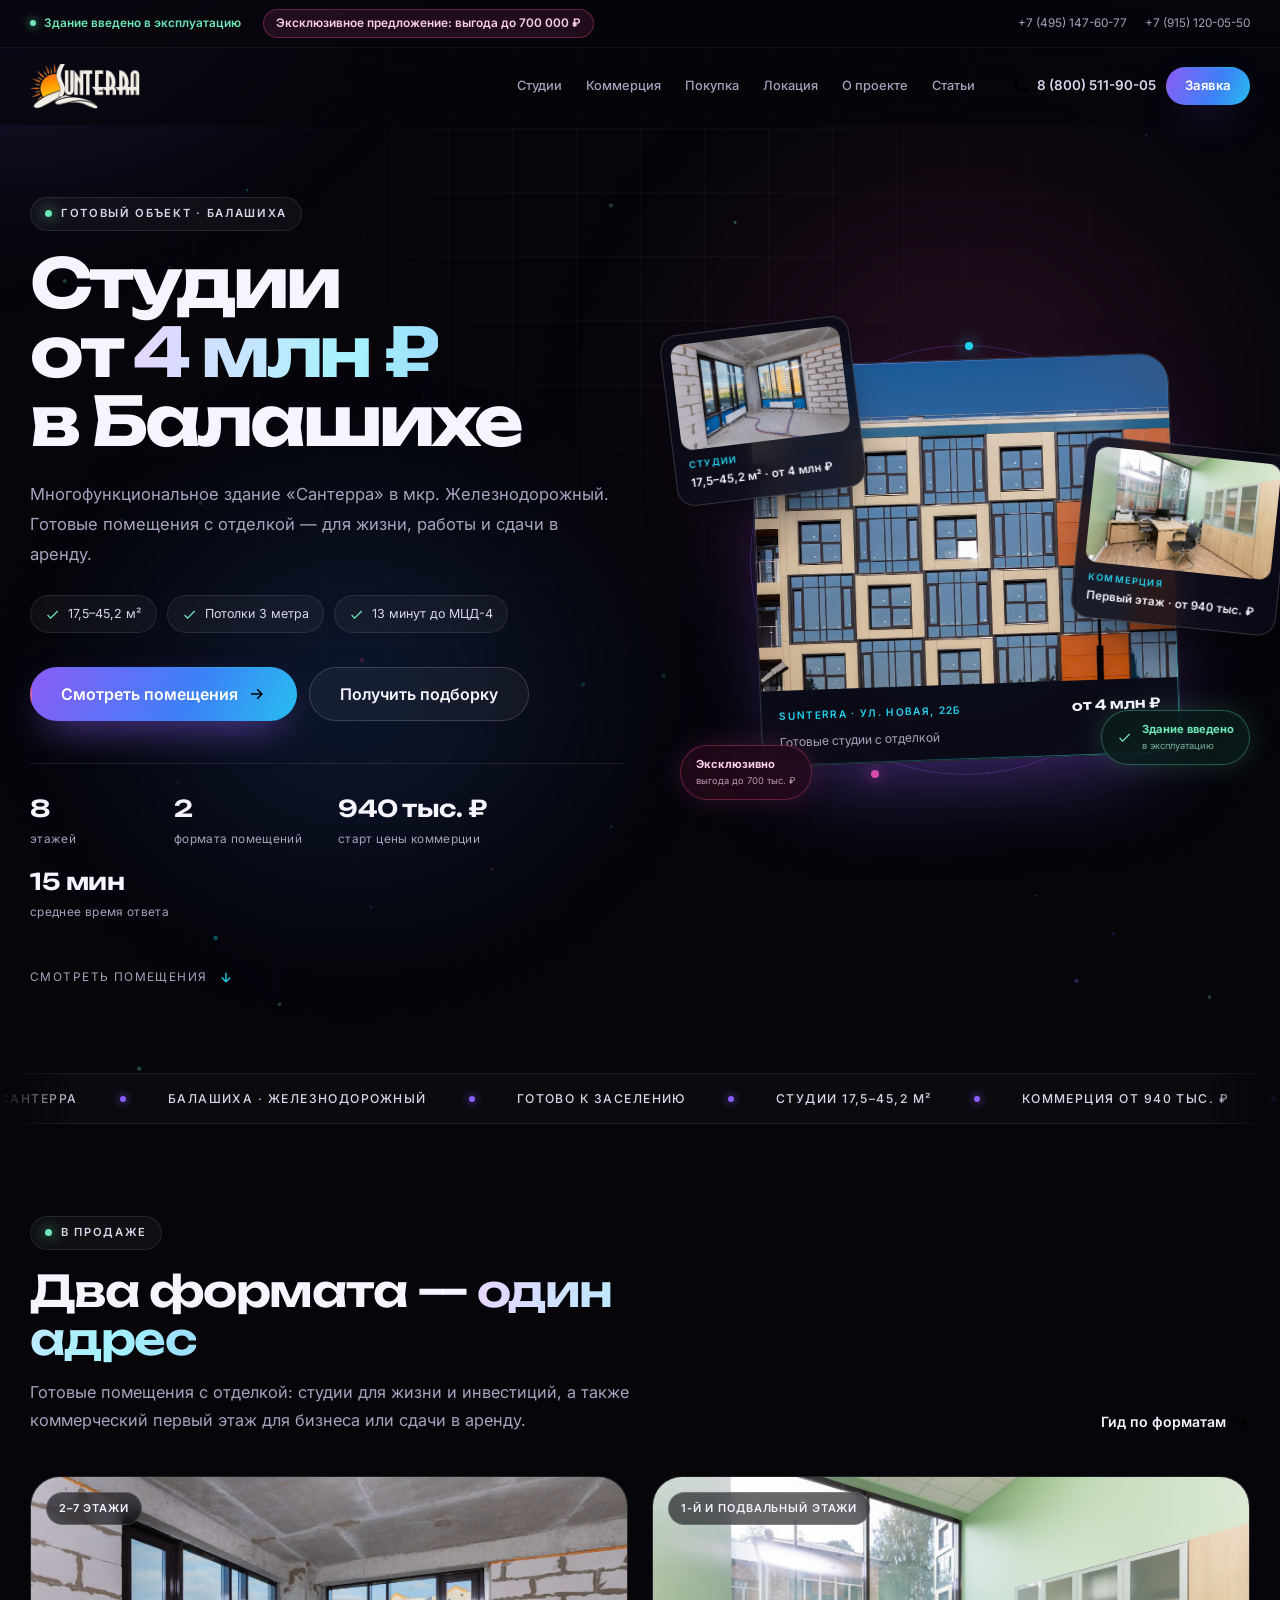
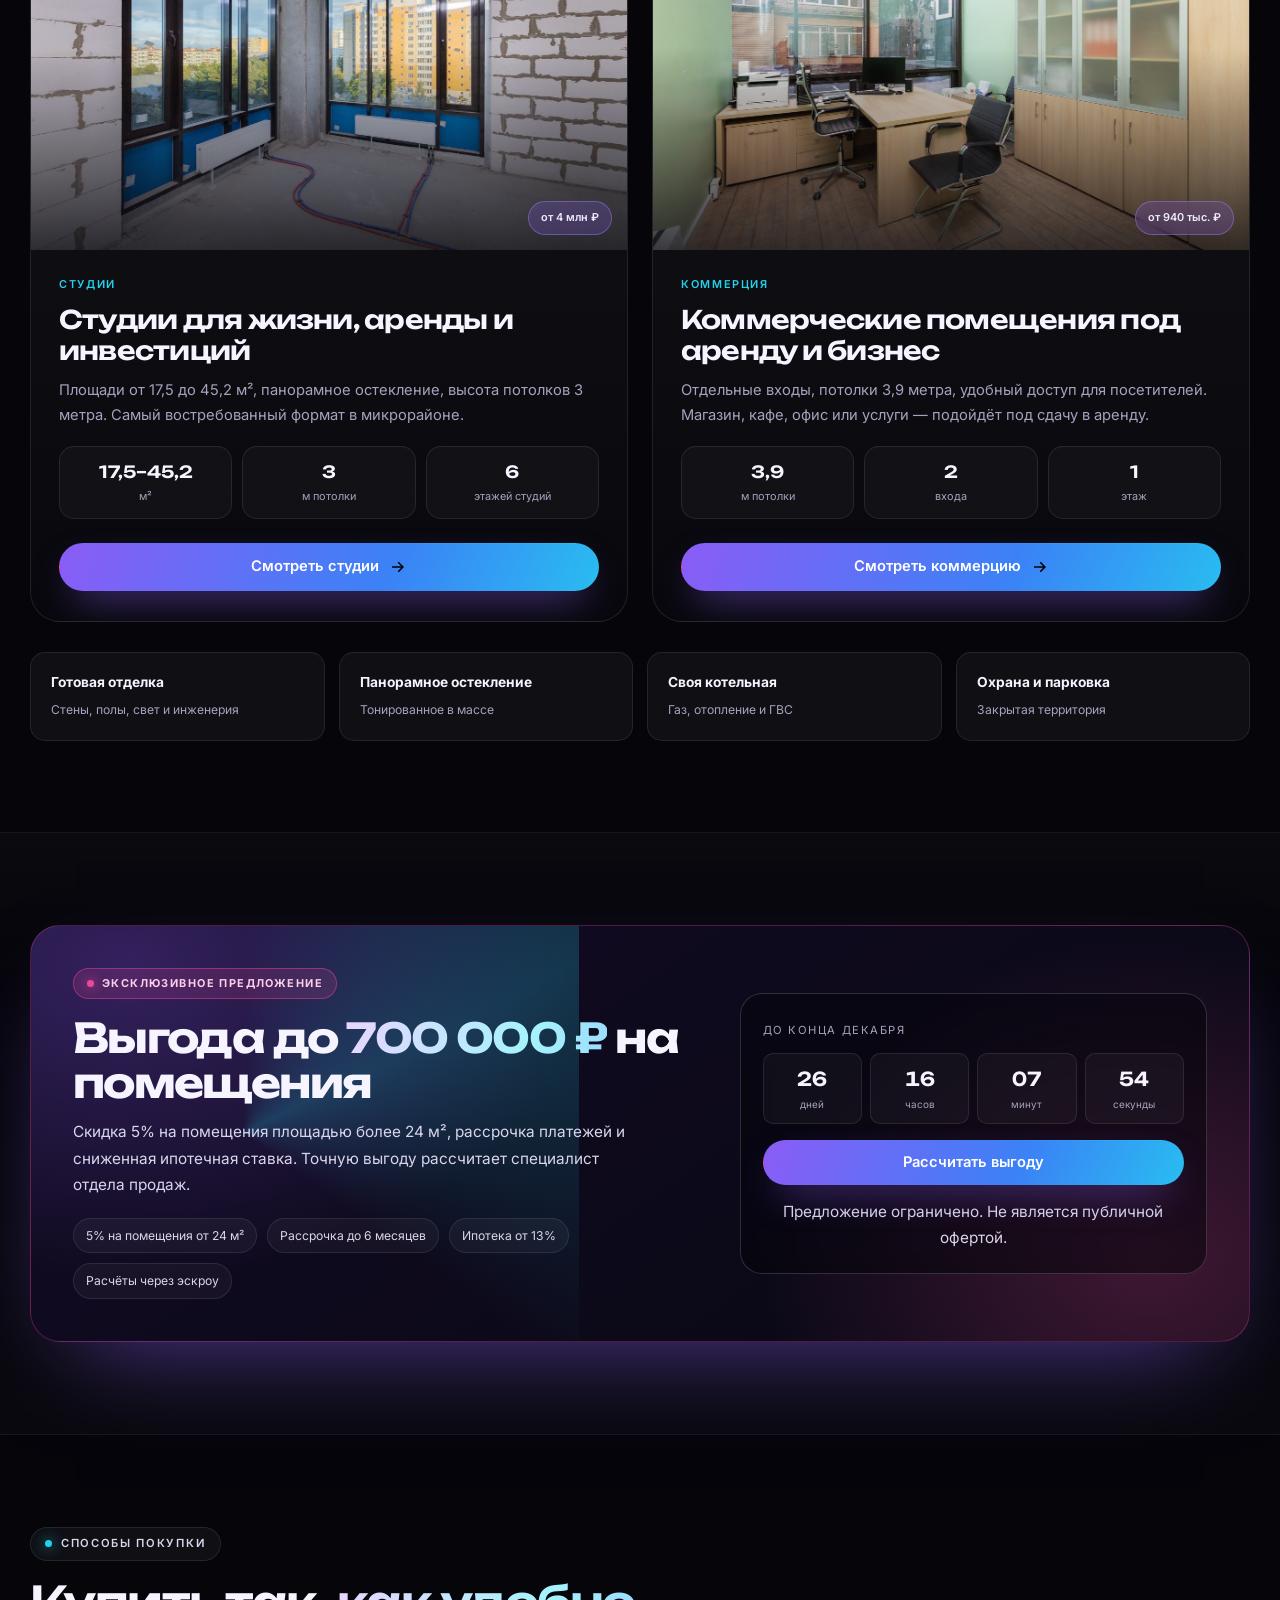
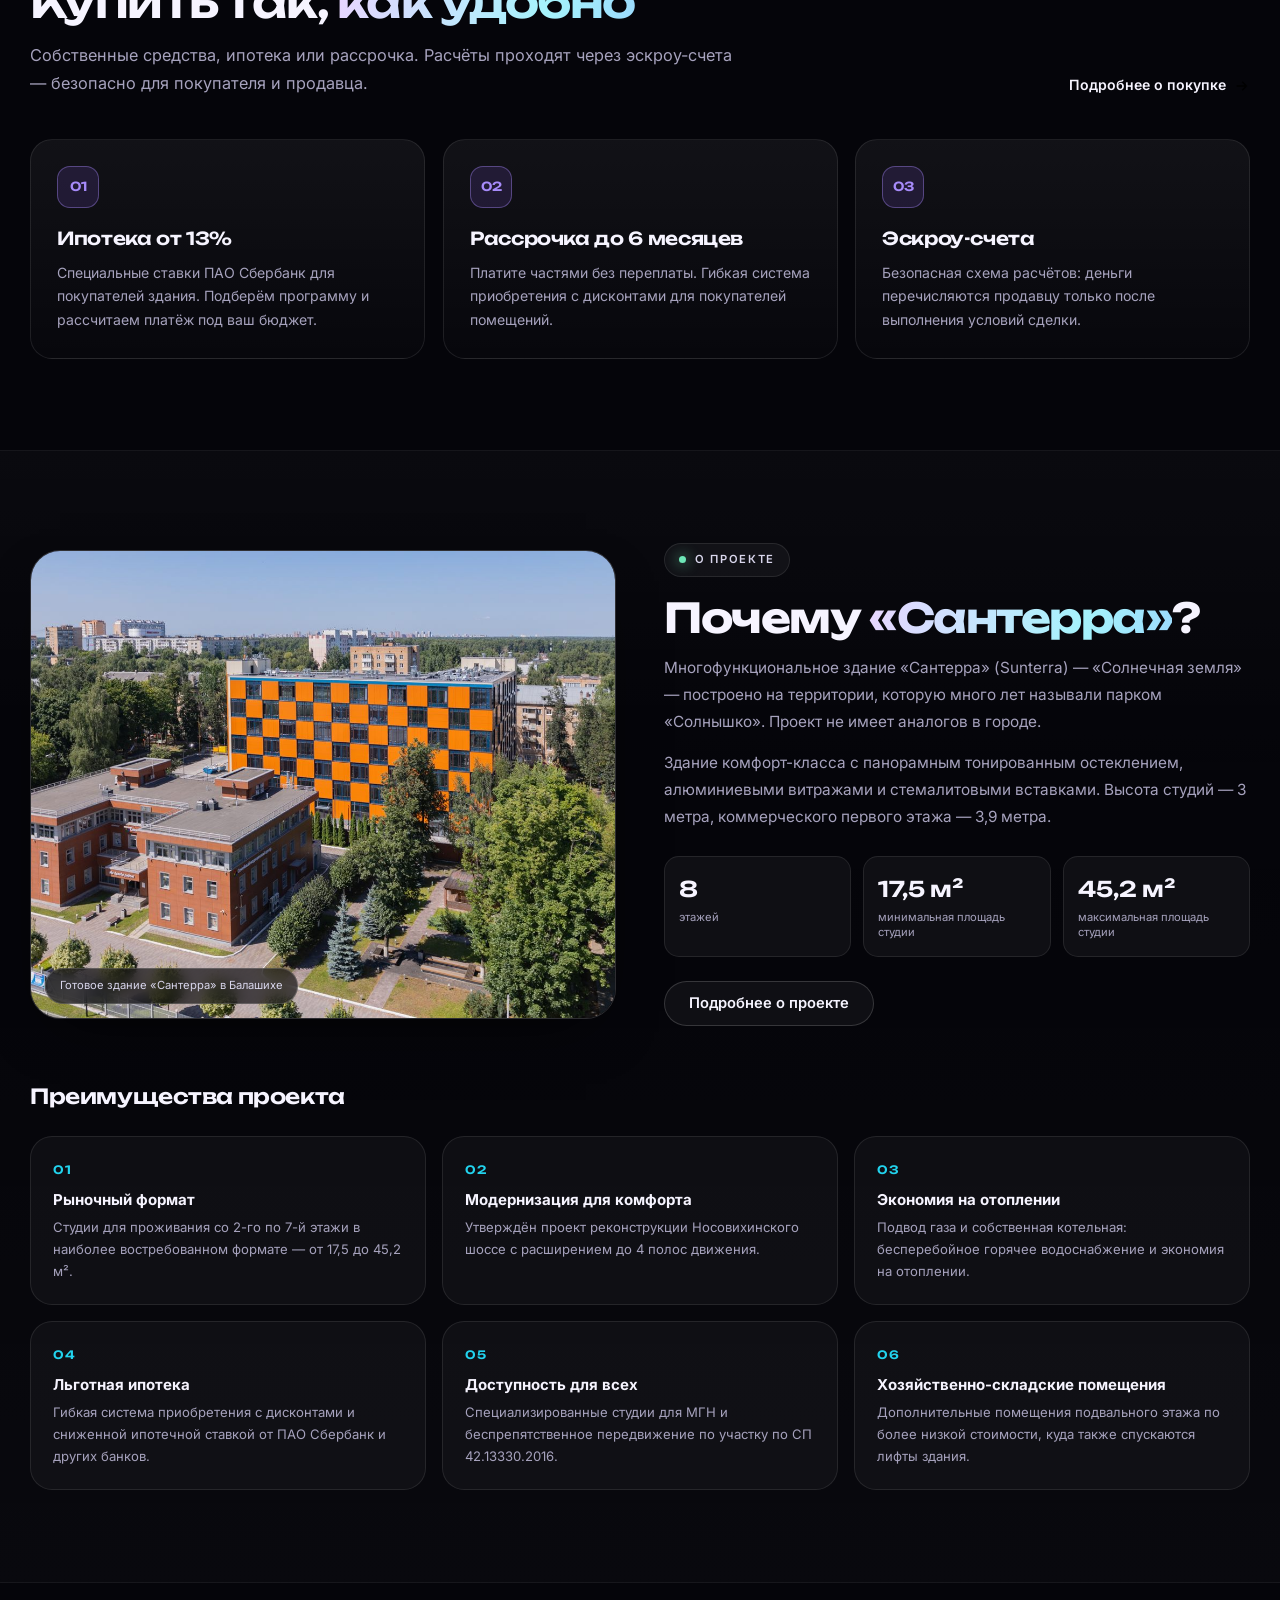
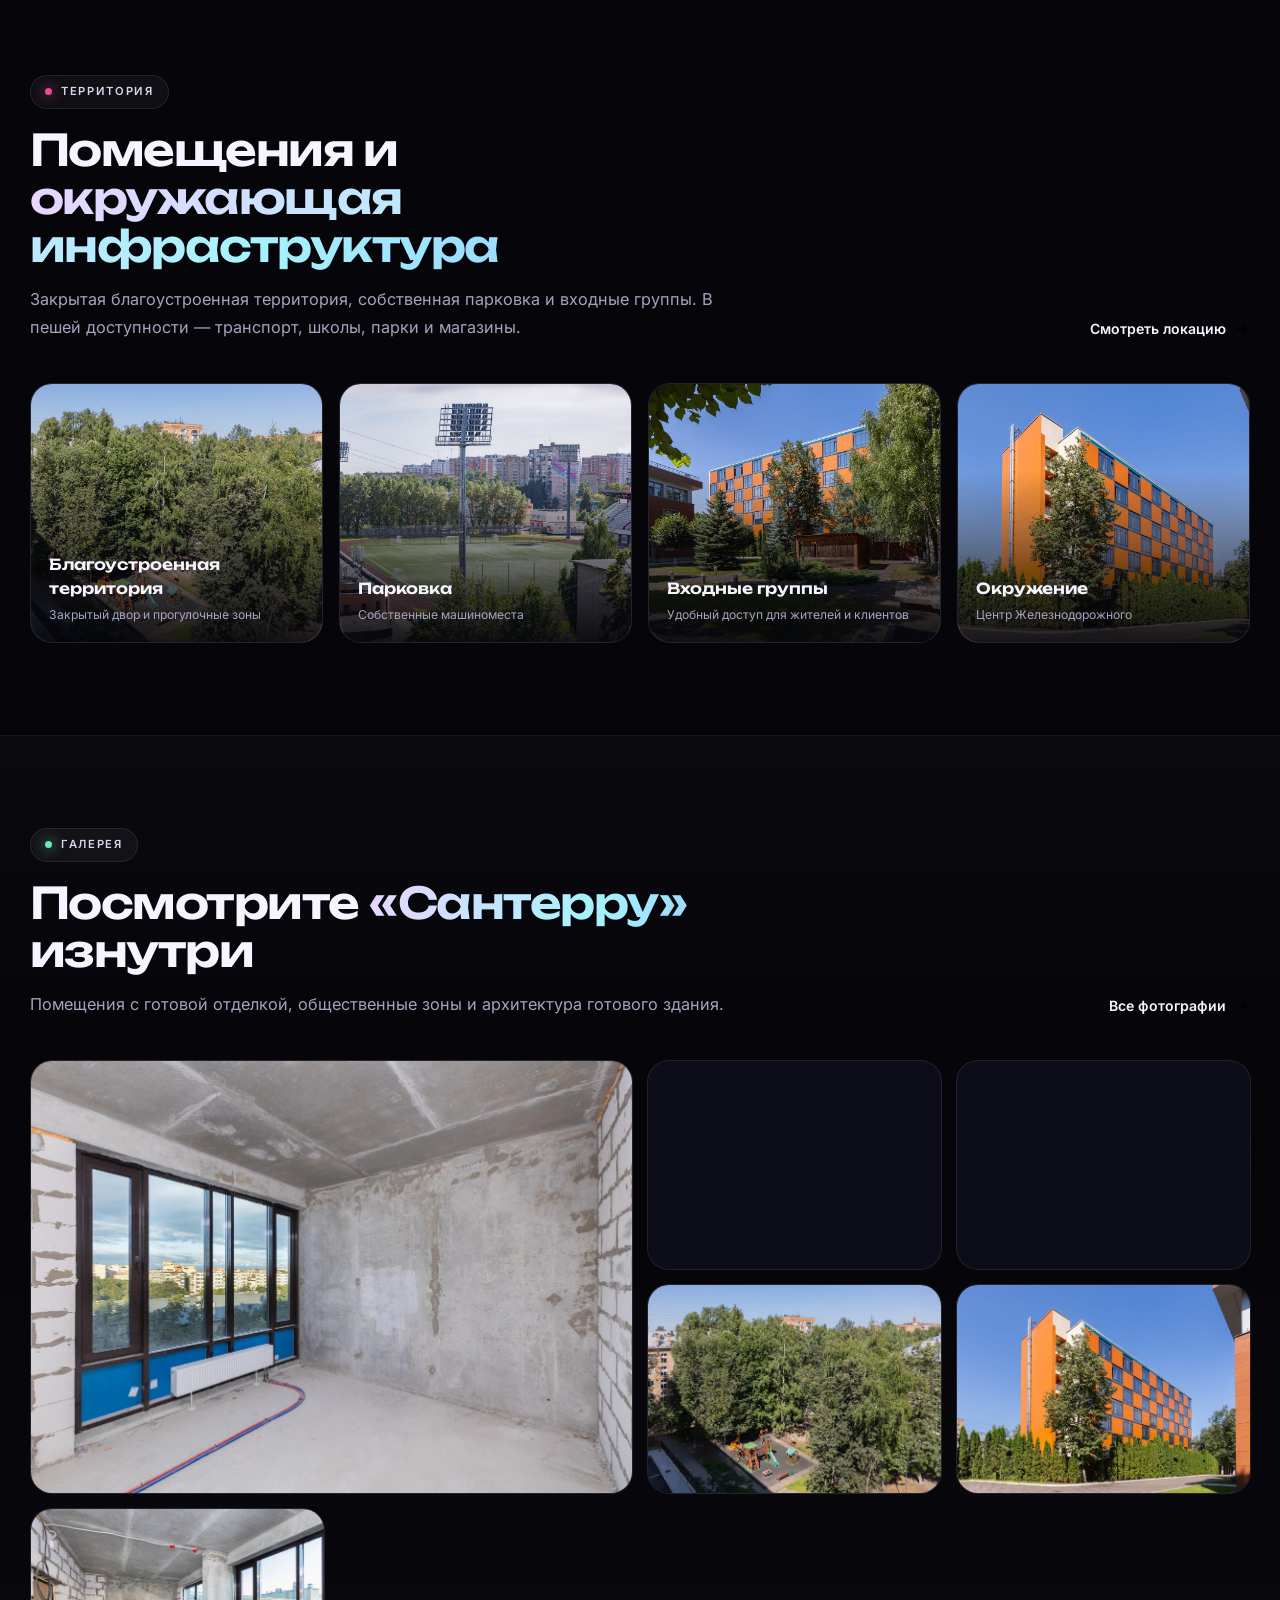
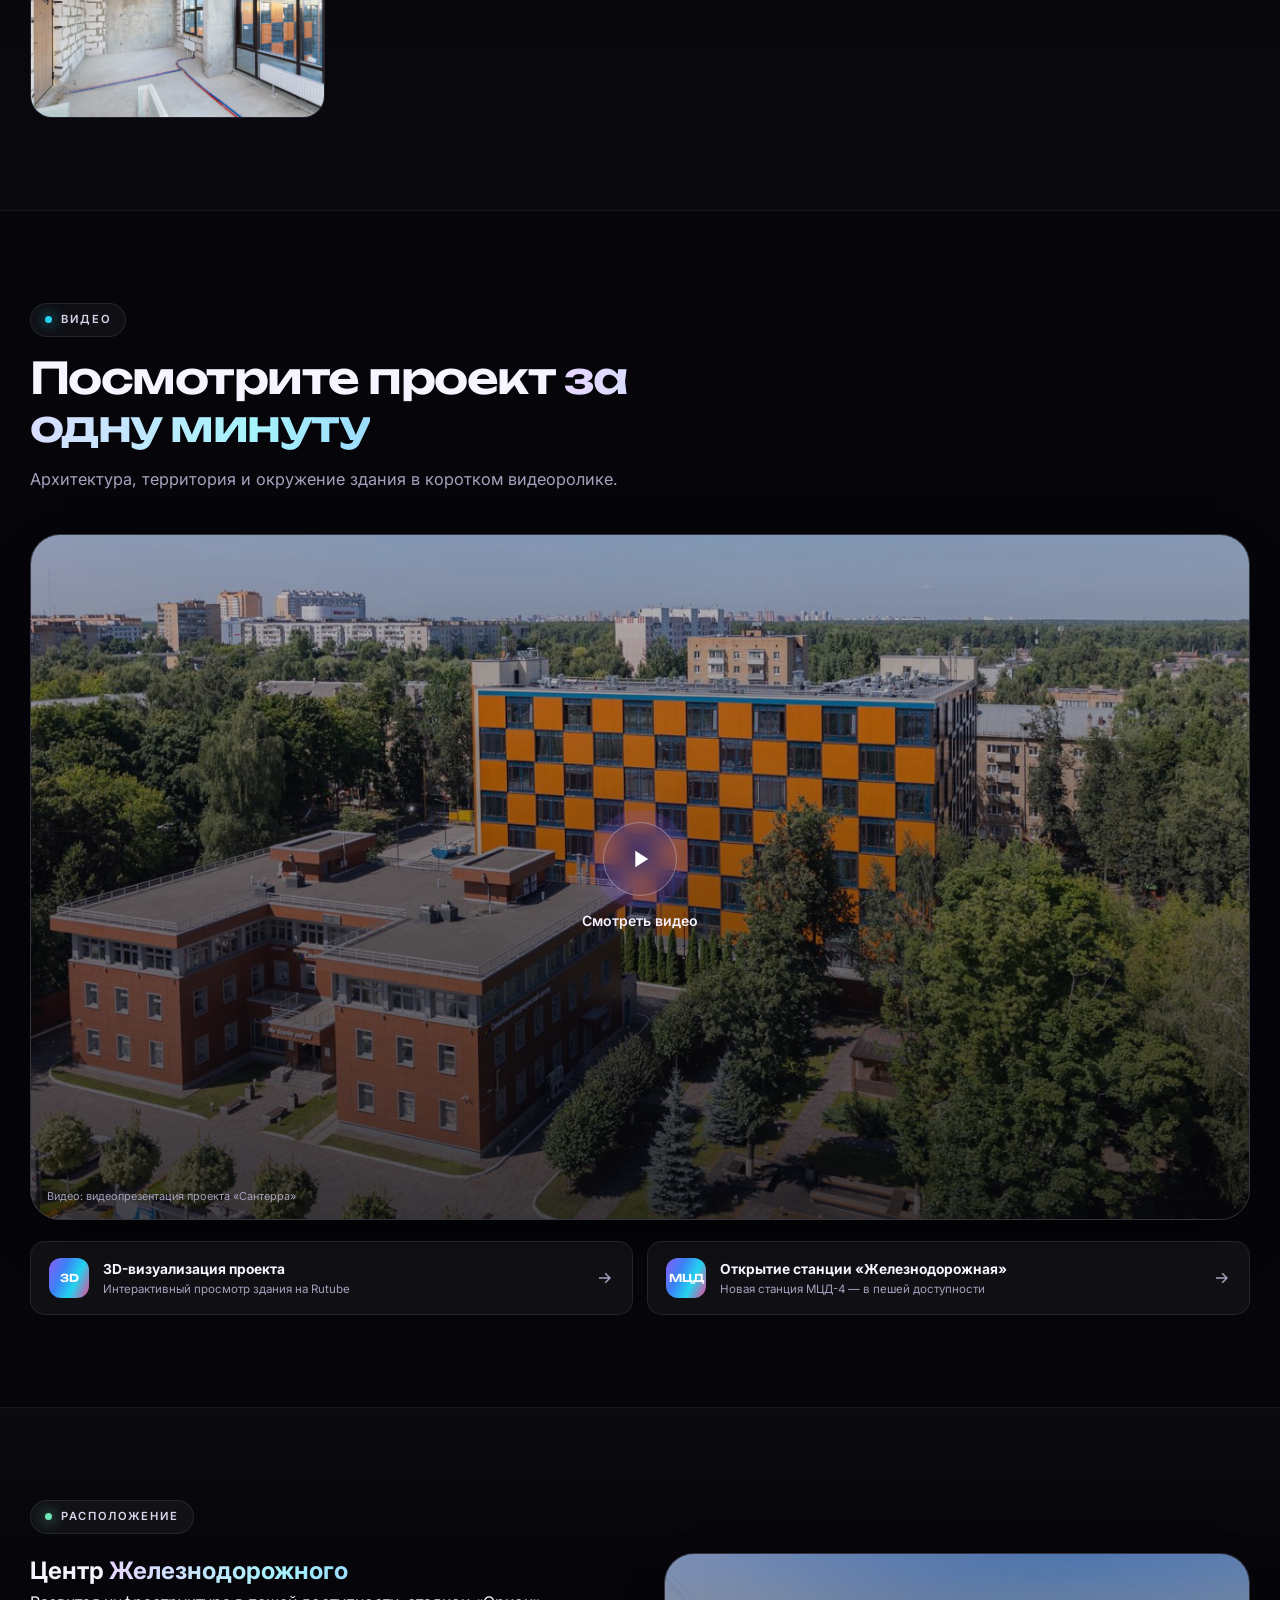
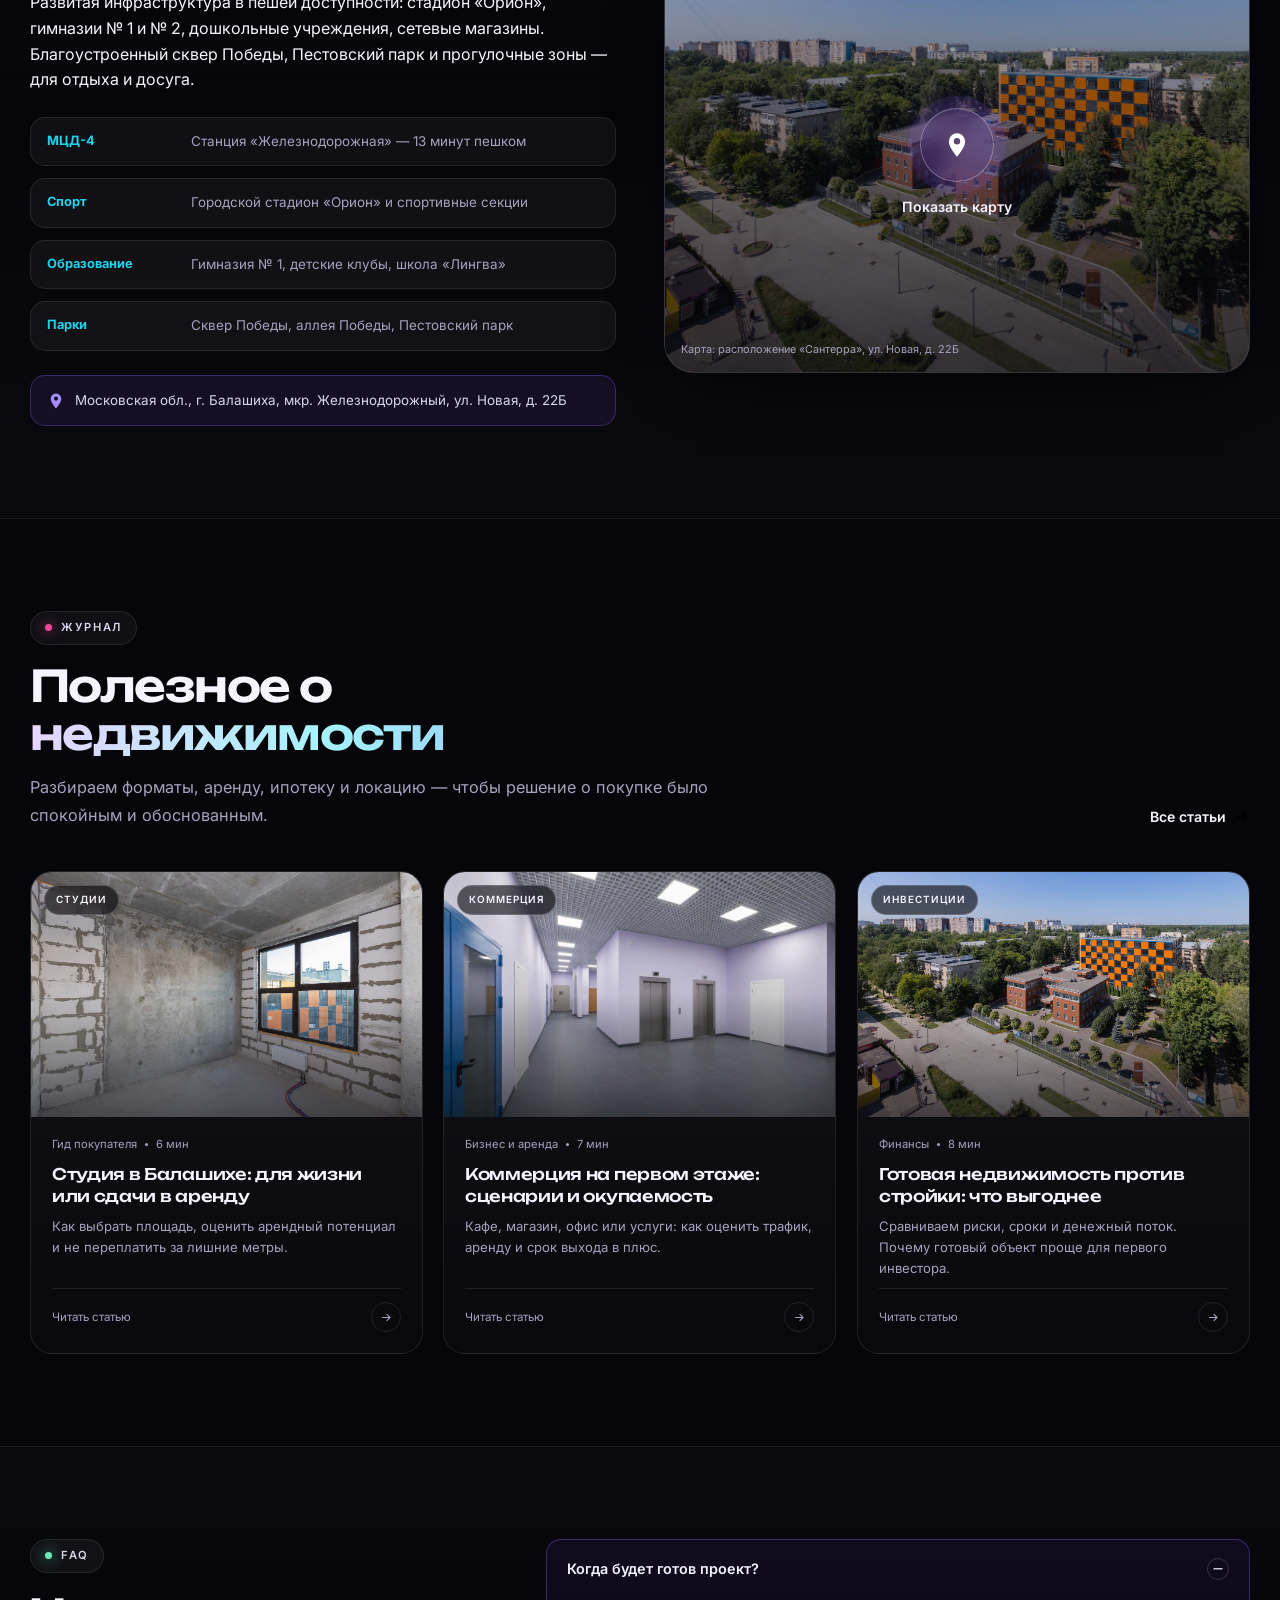
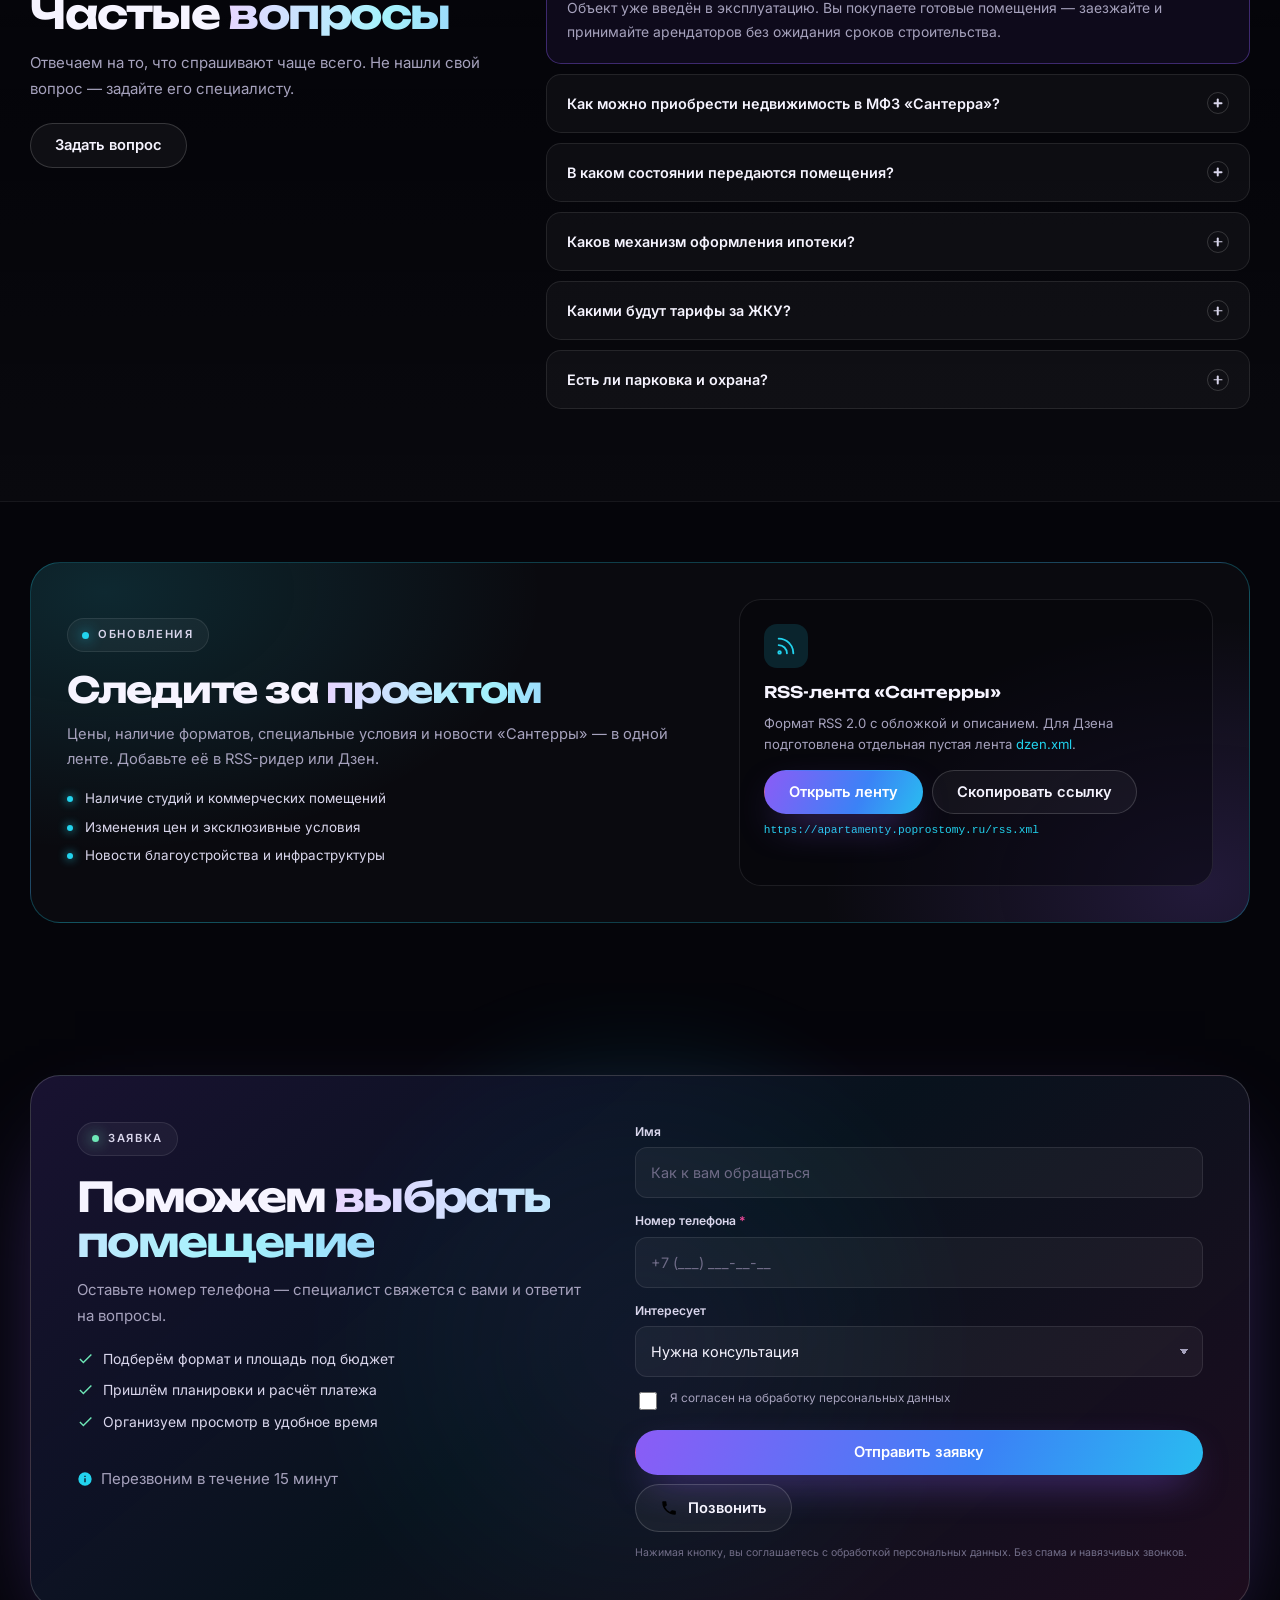
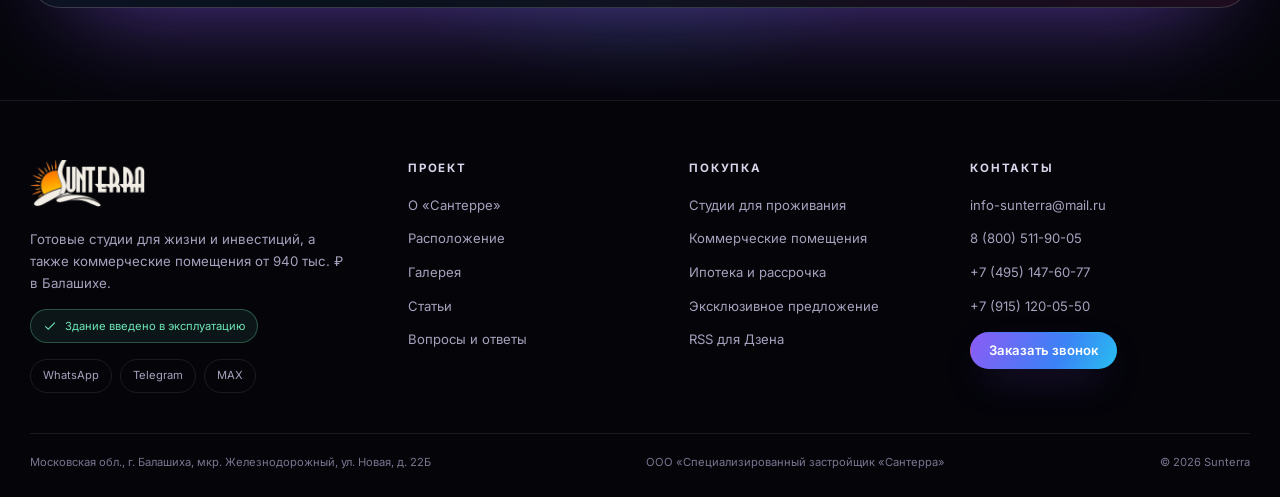
<file: index.html>
<!DOCTYPE html>
<html lang="ru">
<head>
  <meta charset="UTF-8">
  <meta name="viewport" content="width=device-width, initial-scale=1.0, viewport-fit=cover">
  <title>Сантерра — готовые студии от 4 млн ₽ и коммерция в Балашихе</title>
  <meta name="description" content="МФЗ «Сантерра» в Балашихе, мкр. Железнодорожный: готовые студии 17,5–45,2 м² от 4 млн ₽ и коммерческие помещения от 940 тыс. ₽. 13 минут до МЦД-4, отделка, ипотека от 13%, рассрочка до 6 месяцев.">
  <meta name="theme-color" content="#05050a">
  <meta name="robots" content="index, follow">

  <meta property="og:type" content="website">
  <meta property="og:locale" content="ru_RU">
  <meta property="og:site_name" content="Сантерра">
  <meta property="og:title" content="Сантерра — готовые студии и коммерческие помещения в Балашихе">
  <meta property="og:description" content="Студии от 4 млн ₽ и коммерческие помещения от 940 тыс. ₽. 13 минут до МЦД-4. Здание введено в эксплуатацию.">
  <meta property="og:image" content="https://apartamenty.poprostomy.ru/images/photos/facade-1.jpg">
  <meta property="og:url" content="https://apartamenty.poprostomy.ru/">
  <meta name="twitter:card" content="summary_large_image">
  <link rel="canonical" href="https://apartamenty.poprostomy.ru/">

  <link rel="icon" href="images/favicon.svg" type="image/svg+xml">
  <link rel="alternate" type="application/rss+xml" title="Сантерра — RSS" href="rss.xml">
  <link rel="alternate" type="application/rss+xml" title="Сантерра — лента для Дзена" href="dzen.xml">

  <link rel="preconnect" href="https://fonts.googleapis.com">
  <link rel="preconnect" href="https://fonts.gstatic.com" crossorigin>
  <link href="https://fonts.googleapis.com/css2?family=Inter:wght@400;500;600;700&family=Unbounded:wght@400;500;600;700&display=swap" rel="stylesheet">
  <link rel="stylesheet" href="styles.css">
  <script src="script.js" defer></script>

  <script type="application/ld+json">
  {
    "@context": "https://schema.org",
    "@type": "ApartmentComplex",
    "name": "Сантерра (Sunterra)",
    "alternateName": "Многофункциональное здание «Сантерра»",
    "description": "Готовое многофункциональное здание комфорт-класса в Балашихе: студии от 17,5 до 45,2 м² и коммерческие помещения от 940 тыс. руб. Введено в эксплуатацию.",
    "url": "https://apartamenty.poprostomy.ru/",
    "image": "https://apartamenty.poprostomy.ru/images/photos/facade-1.jpg",
    "telephone": "+7 (800) 511-90-05",
    "email": "info-sunterra@mail.ru",
    "address": {
      "@type": "PostalAddress",
      "streetAddress": "мкр. Железнодорожный, ул. Новая, д. 22Б",
      "addressLocality": "Балашиха",
      "addressRegion": "Московская область",
      "addressCountry": "RU"
    },
    "geo": {
      "@type": "GeoCoordinates",
      "latitude": 55.7461,
      "longitude": 37.9412
    },
    "amenityFeature": [
      { "@type": "LocationFeatureSpecification", "name": "Закрытая охраняемая территория", "value": true },
      { "@type": "LocationFeatureSpecification", "name": "Собственная парковка", "value": true },
      { "@type": "LocationFeatureSpecification", "name": "Собственная котельная", "value": true },
      { "@type": "LocationFeatureSpecification", "name": "Студии для маломобильных групп населения", "value": true },
      { "@type": "LocationFeatureSpecification", "name": "Хозяйственно-складские помещения", "value": true },
      { "@type": "LocationFeatureSpecification", "name": "Пешая доступность до МЦД-4", "value": true }
    ],
    "offers": {
      "@type": "AggregateOffer",
      "priceCurrency": "RUB",
      "lowPrice": 940000,
      "highPrice": 12000000,
      "offerCount": 2
    }
  }
  </script>
</head>
<body class="is-loading page-home">

  <a class="skip-link" href="#main">Перейти к содержанию</a>

  <div class="loader" aria-hidden="true">
    <span class="loader__mark">
      <svg viewBox="0 0 24 24"><circle cx="12" cy="12" r="4"/><path d="M12 2v3M12 19v3M2 12h3M19 12h3M4.9 4.9l2.1 2.1M17 17l2.1 2.1M19.1 4.9 17 7M7 17l-2.1 2.1"/></svg>
    </span>
    <span class="loader__word">Сантерра</span>
    <span class="loader__line"></span>
  </div>

  <div class="scroll-progress" aria-hidden="true"><span id="scroll-bar"></span></div>

  <div class="topline">
    <div class="container topline__inner">
      <span class="topline__status">Здание введено в эксплуатацию</span>
      <a class="topline__promo" href="#exclusive">Эксклюзивное предложение: выгода до 700 000 ₽</a>
      <div class="topline__contacts">
        <a href="tel:+74951476077">+7 (495) 147-60-77</a>
        <a href="tel:+79151200550">+7 (915) 120-05-50</a>
      </div>
    </div>
  </div>

  <header class="site-header" id="top">
    <div class="container header-inner">
      <a class="logo" href="index.html" aria-label="Сантерра — на главную">
        <img src="images/logo-light.png" alt="Сантерра" width="180" height="75" decoding="async">
      </a>

      <nav class="main-nav" aria-label="Основная навигация">
        <a href="studios.html">Студии</a>
        <a href="commercial.html">Коммерция</a>
        <a href="invest.html">Покупка</a>
        <a href="location.html">Локация</a>
        <a href="about.html">О проекте</a>
        <a href="articles.html">Статьи</a>
      </nav>

      <div class="header-actions">
        <a class="header-phone" href="tel:88005119005" aria-label="Позвонить 8 (800) 511-90-05">
          <svg viewBox="0 0 24 24" aria-hidden="true"><path d="M6.6 10.8a15.1 15.1 0 0 0 6.6 6.6l2.2-2.2c.3-.3.7-.4 1-.2 1.2.4 2.4.6 3.7.6.6 0 1 .4 1 1V20c0 .6-.4 1-1 1A17 17 0 0 1 3 4c0-.6.4-1 1-1h3.5c.6 0 1 .4 1 1 0 1.3.2 2.5.6 3.7.1.3 0 .7-.2 1l-2.3 2.1Z"/></svg>
          <span>8 (800) 511-90-05</span>
        </a>
        <button class="btn btn--primary btn--small header-cta" type="button" data-modal-open>Заявка</button>
        <button class="burger" id="menu-toggle" type="button" aria-expanded="false" aria-controls="mobile-menu" aria-label="Открыть меню">
          <span></span><span></span><span></span>
        </button>
      </div>
    </div>

    <div class="mobile-menu" id="mobile-menu" aria-hidden="true">
      <nav class="mobile-menu__nav" aria-label="Мобильная навигация">
        <a href="studios.html">Студии<span>Готовые помещения для жизни и аренды</span></a>
        <a href="commercial.html">Коммерция<span>Первый и подвальный этажи</span></a>
        <a href="invest.html">Покупка<span>Ипотека, рассрочка, эскроу</span></a>
        <a href="location.html">Локация<span>Балашиха, ул. Новая, 22Б</span></a>
        <a href="about.html">О проекте<span>Архитектура и преимущества</span></a>
        <a href="articles.html">Статьи<span>Гид по недвижимости и аренде</span></a>
        <a href="rss.xml">RSS-лента<span>Обновления проекта</span></a>
      </nav>
      <div class="mobile-menu__foot">
        <a class="btn btn--primary" href="tel:88005119005">8 (800) 511-90-05</a>
        <button class="btn btn--ghost" type="button" data-modal-open>Оставить заявку</button>
      </div>
    </div>
  </header>

  <main id="main">

    <section class="hero" aria-labelledby="hero-title">
      <canvas class="hero__canvas" aria-hidden="true"></canvas>
      <div class="container hero__grid">
        <div class="hero__content">
          <span class="eyebrow">Готовый объект · Балашиха</span>
          <h1 class="hero__title" id="hero-title">
            <span class="line">Студии</span>
            <span class="line">от <em class="grad">4 млн ₽</em></span>
            <span class="line">в Балашихе</span>
          </h1>
          <p class="hero__sub">Многофункциональное здание «Сантерра» в мкр. Железнодорожный. Готовые помещения с отделкой — для жизни, работы и сдачи в аренду.</p>

          <ul class="hero__chips">
            <li><svg viewBox="0 0 24 24" aria-hidden="true"><path d="M9 16.2 4.8 12l-1.4 1.4L9 19 21 7l-1.4-1.4L9 16.2Z"/></svg>17,5–45,2 м²</li>
            <li><svg viewBox="0 0 24 24" aria-hidden="true"><path d="M9 16.2 4.8 12l-1.4 1.4L9 19 21 7l-1.4-1.4L9 16.2Z"/></svg>Потолки 3 метра</li>
            <li><svg viewBox="0 0 24 24" aria-hidden="true"><path d="M9 16.2 4.8 12l-1.4 1.4L9 19 21 7l-1.4-1.4L9 16.2Z"/></svg>13 минут до МЦД-4</li>
          </ul>

          <div class="hero__actions">
            <a class="btn btn--primary btn--large" href="studios.html">
              Смотреть помещения
              <svg viewBox="0 0 24 24" aria-hidden="true"><path d="M13 5l7 7-7 7-1.4-1.4 4.6-4.6H4v-2h12.2l-4.6-4.6L13 5Z"/></svg>
            </a>
            <button class="btn btn--ghost btn--large" type="button" data-modal-open data-format="Нужна консультация">Получить подборку</button>
          </div>

          <dl class="hero__stats">
            <div><dt>8</dt><dd>этажей</dd></div>
            <div><dt>2</dt><dd>формата помещений</dd></div>
            <div><dt>940 тыс. ₽</dt><dd>старт цены коммерции</dd></div>
            <div><dt>15 мин</dt><dd>среднее время ответа</dd></div>
          </dl>
        </div>

        <div class="hero__visual">
          <span class="hero__ring" aria-hidden="true"></span>
          <span class="hero__ring hero__ring--two" aria-hidden="true"></span>
          <span class="hero__glow" aria-hidden="true"></span>

          <figure class="hero__photo">
            <img src="images/photos/facade-1.jpg" alt="Готовое здание «Сантерра» в Балашихе" width="1300" height="867" fetchpriority="high">
            <figcaption>
              <span class="hero__photo-tag">Sunterra · ул. Новая, 22Б</span>
              <span class="hero__photo-price">от 4 млн ₽</span>
              <span class="hero__photo-caption">Готовые студии с отделкой</span>
            </figcaption>
          </figure>

          <div class="hero-card hero-card--a">
            <img src="images/photos/studio-2.jpg" alt="Студия с готовой отделкой" width="1300" height="867" loading="lazy" decoding="async">
            <span class="hero-card__body">
              <span class="hero-card__tag">Студии</span>
              <span class="hero-card__title">17,5–45,2 м² · от 4 млн ₽</span>
            </span>
          </div>

          <div class="hero-card hero-card--b">
            <img src="images/photos/commercial-5.jpg" alt="Коммерческое помещение на первом этаже" width="1300" height="867" loading="lazy" decoding="async">
            <span class="hero-card__body">
              <span class="hero-card__tag">Коммерция</span>
              <span class="hero-card__title">Первый этаж · от 940 тыс. ₽</span>
            </span>
          </div>

          <div class="hero__badge">
            <svg viewBox="0 0 24 24" aria-hidden="true"><path d="M9 16.2 4.8 12l-1.4 1.4L9 19 21 7l-1.4-1.4L9 16.2Z"/></svg>
            <span><b>Здание введено</b><small>в эксплуатацию</small></span>
          </div>

          <div class="hero__badge hero__badge--price">
            <span><b>Эксклюзивно</b><small>выгода до 700 тыс. ₽</small></span>
          </div>
        </div>
      </div>

      <div class="container">
        <a class="hero__scroll" href="#formats">
          <span>Смотреть помещения</span>
          <svg viewBox="0 0 24 24" aria-hidden="true"><path d="M11 4h2v11.2l4.6-4.6L19 12l-7 7-7-7 1.4-1.4L11 15.2V4Z"/></svg>
        </a>
      </div>
    </section>

    <div class="ticker" aria-hidden="true">
      <div class="ticker__track">
        <span class="ticker__item">Сантерра</span>
        <span class="ticker__item">Балашиха · Железнодорожный</span>
        <span class="ticker__item">Готово к заселению</span>
        <span class="ticker__item">Студии 17,5–45,2 м²</span>
        <span class="ticker__item">Коммерция от 940 тыс. ₽</span>
        <span class="ticker__item">13 минут до МЦД-4</span>
        <span class="ticker__item">Своя котельная</span>
        <span class="ticker__item">Охраняемая территория</span>
        <span class="ticker__item">Сантерра</span>
        <span class="ticker__item">Балашиха · Железнодорожный</span>
        <span class="ticker__item">Готово к заселению</span>
        <span class="ticker__item">Студии 17,5–45,2 м²</span>
        <span class="ticker__item">Коммерция от 940 тыс. ₽</span>
        <span class="ticker__item">13 минут до МЦД-4</span>
        <span class="ticker__item">Своя котельная</span>
        <span class="ticker__item">Охраняемая территория</span>
      </div>
    </div>

    <section class="section" id="formats" aria-labelledby="formats-title">
      <div class="container">
        <div class="section-head reveal">
          <div class="section-head__text">
            <span class="eyebrow">В продаже</span>
            <h2 id="formats-title">Два формата — <span class="grad">один адрес</span></h2>
            <p>Готовые помещения с отделкой: студии для жизни и инвестиций, а также коммерческий первый этаж для бизнеса или сдачи в аренду.</p>
          </div>
          <a class="text-link" href="articles.html">
            Гид по форматам
            <svg viewBox="0 0 24 24" aria-hidden="true"><path d="M13 5l7 7-7 7-1.4-1.4 4.6-4.6H4v-2h12.2l-4.6-4.6L13 5Z"/></svg>
          </a>
        </div>

        <div class="offers">
          <article class="offer reveal">
            <div class="offer__media">
              <img src="images/photos/studio-2.jpg" alt="Студия с готовой отделкой в здании «Сантерра»" width="1300" height="867" loading="lazy" decoding="async">
              <span class="offer__tag">2–7 этажи</span>
              <span class="offer__price">от 4 млн ₽</span>
            </div>
            <div class="offer__body">
              <span class="offer__kicker">Студии</span>
              <h3>Студии для жизни, аренды и инвестиций</h3>
              <p>Площади от 17,5 до 45,2 м², панорамное остекление, высота потолков 3 метра. Самый востребованный формат в микрорайоне.</p>
              <ul class="spec-list">
                <li><b>17,5–45,2</b><span>м²</span></li>
                <li><b>3</b><span>м потолки</span></li>
                <li><b>6</b><span>этажей студий</span></li>
              </ul>
              <a class="btn btn--primary btn--block" href="studios.html">
                Смотреть студии
                <svg viewBox="0 0 24 24" aria-hidden="true"><path d="M13 5l7 7-7 7-1.4-1.4 4.6-4.6H4v-2h12.2l-4.6-4.6L13 5Z"/></svg>
              </a>
            </div>
          </article>

          <article class="offer reveal" data-delay="1">
            <div class="offer__media">
              <img src="images/photos/commercial-5.jpg" alt="Коммерческое помещение здания «Сантерра»" width="1300" height="867" loading="lazy" decoding="async">
              <span class="offer__tag">1-й и подвальный этажи</span>
              <span class="offer__price">от 940 тыс. ₽</span>
            </div>
            <div class="offer__body">
              <span class="offer__kicker">Коммерция</span>
              <h3>Коммерческие помещения под аренду и бизнес</h3>
              <p>Отдельные входы, потолки 3,9 метра, удобный доступ для посетителей. Магазин, кафе, офис или услуги — подойдёт под сдачу в аренду.</p>
              <ul class="spec-list">
                <li><b>3,9</b><span>м потолки</span></li>
                <li><b>2</b><span>входа</span></li>
                <li><b>1</b><span>этаж</span></li>
              </ul>
              <a class="btn btn--primary btn--block" href="commercial.html">
                Смотреть коммерцию
                <svg viewBox="0 0 24 24" aria-hidden="true"><path d="M13 5l7 7-7 7-1.4-1.4 4.6-4.6H4v-2h12.2l-4.6-4.6L13 5Z"/></svg>
              </a>
            </div>
          </article>
        </div>

        <ul class="feature-row reveal">
          <li><b>Готовая отделка</b><span>Стены, полы, свет и инженерия</span></li>
          <li><b>Панорамное остекление</b><span>Тонированное в массе</span></li>
          <li><b>Своя котельная</b><span>Газ, отопление и ГВС</span></li>
          <li><b>Охрана и парковка</b><span>Закрытая территория</span></li>
        </ul>
      </div>
    </section>

    <section class="section section--soft" id="exclusive" aria-labelledby="exclusive-title">
      <div class="container">
        <div class="exclusive reveal">
          <div class="exclusive__inner">
            <div>
              <span class="exclusive__badge">Эксклюзивное предложение</span>
              <h2 id="exclusive-title">Выгода до <span class="grad">700 000 ₽</span> на помещения</h2>
              <p>Скидка 5% на помещения площадью более 24 м², рассрочка платежей и сниженная ипотечная ставка. Точную выгоду рассчитает специалист отдела продаж.</p>
              <ul class="exclusive__list">
                <li>5% на помещения от 24 м²</li>
                <li>Рассрочка до 6 месяцев</li>
                <li>Ипотека от 13%</li>
                <li>Расчёты через эскроу</li>
              </ul>
            </div>

            <aside class="exclusive__aside" data-countdown aria-label="До конца эксклюзивного предложения">
              <span class="countdown__title" data-cd-title>До конца месяца</span>
              <div class="countdown__units">
                <span><b data-cd-days>00</b><small data-cd-label>дней</small></span>
                <span><b data-cd-hours>00</b><small data-cd-label>часов</small></span>
                <span><b data-cd-minutes>00</b><small data-cd-label>минут</small></span>
                <span><b data-cd-seconds>00</b><small data-cd-label>секунд</small></span>
              </div>
              <button class="btn btn--primary" type="button" data-modal-open data-format="Эксклюзивное предложение">Рассчитать выгоду</button>
              <p class="exclusive__note">Предложение ограничено. Не является публичной офертой.</p>
            </aside>
          </div>
        </div>
      </div>
    </section>

    <section class="section" id="buy" aria-labelledby="buy-title">
      <div class="container">
        <div class="section-head reveal">
          <div class="section-head__text">
            <span class="eyebrow eyebrow--cyan">Способы покупки</span>
            <h2 id="buy-title">Купить так, <span class="grad">как удобно</span></h2>
            <p>Собственные средства, ипотека или рассрочка. Расчёты проходят через эскроу-счета — безопасно для покупателя и продавца.</p>
          </div>
          <a class="text-link" href="invest.html">
            Подробнее о покупке
            <svg viewBox="0 0 24 24" aria-hidden="true"><path d="M13 5l7 7-7 7-1.4-1.4 4.6-4.6H4v-2h12.2l-4.6-4.6L13 5Z"/></svg>
          </a>
        </div>

        <div class="buy-grid">
          <article class="buy-card reveal">
            <span class="buy-card__num">01</span>
            <h3>Ипотека от 13%</h3>
            <p>Специальные ставки ПАО Сбербанк для покупателей здания. Подберём программу и рассчитаем платёж под ваш бюджет.</p>
          </article>
          <article class="buy-card reveal" data-delay="1">
            <span class="buy-card__num">02</span>
            <h3>Рассрочка до 6 месяцев</h3>
            <p>Платите частями без переплаты. Гибкая система приобретения с дисконтами для покупателей помещений.</p>
          </article>
          <article class="buy-card reveal" data-delay="2">
            <span class="buy-card__num">03</span>
            <h3>Эскроу-счета</h3>
            <p>Безопасная схема расчётов: деньги перечисляются продавцу только после выполнения условий сделки.</p>
          </article>
        </div>
      </div>
    </section>

    <section class="section section--soft" id="about" aria-labelledby="about-title">
      <div class="container">
        <div class="split">
          <figure class="about__media reveal">
            <img src="images/photos/facade-2.jpg" alt="Готовый фасад здания «Сантерра»" width="1300" height="867" loading="lazy" decoding="async">
            <figcaption>Готовое здание «Сантерра» в Балашихе</figcaption>
          </figure>

          <div class="about__copy reveal" data-delay="1">
            <span class="eyebrow">О проекте</span>
            <h2 id="about-title">Почему <span class="grad">«Сантерра»</span>?</h2>
            <p>Многофункциональное здание «Сантерра» (Sunterra) — «Солнечная земля» — построено на территории, которую много лет называли парком «Солнышко». Проект не имеет аналогов в городе.</p>
            <p>Здание комфорт-класса с панорамным тонированным остеклением, алюминиевыми витражами и стемалитовыми вставками. Высота студий — 3 метра, коммерческого первого этажа — 3,9 метра.</p>

            <dl class="about__stats">
              <div><dt data-count="8">0</dt><dd>этажей</dd></div>
              <div><dt data-count="17.5" data-decimals="1" data-suffix=" м²">0</dt><dd>минимальная площадь студии</dd></div>
              <div><dt data-count="45.2" data-decimals="1" data-suffix=" м²">0</dt><dd>максимальная площадь студии</dd></div>
            </dl>

            <div class="page-hero__actions" style="margin-top:24px">
              <a class="btn btn--ghost" href="about.html">Подробнее о проекте</a>
            </div>
          </div>
        </div>

        <h3 class="reasons-title reveal">Преимущества проекта</h3>
        <ol class="reasons">
          <li class="reveal">
            <strong>Рыночный формат</strong>
            <span>Студии для проживания со 2-го по 7-й этажи в наиболее востребованном формате — от 17,5 до 45,2 м².</span>
          </li>
          <li class="reveal" data-delay="1">
            <strong>Модернизация для комфорта</strong>
            <span>Утверждён проект реконструкции Носовихинского шоссе с расширением до 4 полос движения.</span>
          </li>
          <li class="reveal" data-delay="2">
            <strong>Экономия на отоплении</strong>
            <span>Подвод газа и собственная котельная: бесперебойное горячее водоснабжение и экономия на отоплении.</span>
          </li>
          <li class="reveal">
            <strong>Льготная ипотека</strong>
            <span>Гибкая система приобретения с дисконтами и сниженной ипотечной ставкой от ПАО Сбербанк и других банков.</span>
          </li>
          <li class="reveal" data-delay="1">
            <strong>Доступность для всех</strong>
            <span>Специализированные студии для МГН и беспрепятственное передвижение по участку по СП 42.13330.2016.</span>
          </li>
          <li class="reveal" data-delay="2">
            <strong>Хозяйственно-складские помещения</strong>
            <span>Дополнительные помещения подвального этажа по более низкой стоимости, куда также спускаются лифты здания.</span>
          </li>
        </ol>
      </div>
    </section>

    <section class="section" id="infrastructure" aria-labelledby="infra-title">
      <div class="container">
        <div class="section-head reveal">
          <div class="section-head__text">
            <span class="eyebrow eyebrow--pink">Территория</span>
            <h2 id="infra-title">Помещения и <span class="grad">окружающая инфраструктура</span></h2>
            <p>Закрытая благоустроенная территория, собственная парковка и входные группы. В пешей доступности — транспорт, школы, парки и магазины.</p>
          </div>
          <a class="text-link" href="location.html">
            Смотреть локацию
            <svg viewBox="0 0 24 24" aria-hidden="true"><path d="M13 5l7 7-7 7-1.4-1.4 4.6-4.6H4v-2h12.2l-4.6-4.6L13 5Z"/></svg>
          </a>
        </div>

        <div class="infra-grid">
          <a class="infra-card reveal" href="location.html">
            <img src="images/photos/territory-1.jpg" alt="Благоустроенная территория «Сантерра»" width="1300" height="867" loading="lazy" decoding="async">
            <span class="infra-card__body"><b>Благоустроенная территория</b><span>Закрытый двор и прогулочные зоны</span></span>
          </a>
          <a class="infra-card reveal" data-delay="1" href="location.html">
            <img src="images/photos/territory-2.jpg" alt="Парковка и подъездные пути" width="1300" height="867" loading="lazy" decoding="async">
            <span class="infra-card__body"><b>Парковка</b><span>Собственные машиноместа</span></span>
          </a>
          <a class="infra-card reveal" data-delay="2" href="location.html">
            <img src="images/photos/lobby-1.jpg" alt="Входная группа здания «Сантерра»" width="1300" height="867" loading="lazy" decoding="async">
            <span class="infra-card__body"><b>Входные группы</b><span>Удобный доступ для жителей и клиентов</span></span>
          </a>
          <a class="infra-card reveal" data-delay="3" href="location.html">
            <img src="images/photos/facade-3.jpg" alt="Архитектура здания «Сантерра»" width="1300" height="867" loading="lazy" decoding="async">
            <span class="infra-card__body"><b>Окружение</b><span>Центр Железнодорожного</span></span>
          </a>
        </div>
      </div>
    </section>

    <section class="section section--soft" id="gallery" aria-labelledby="gallery-title">
      <div class="container">
        <div class="section-head reveal">
          <div class="section-head__text">
            <span class="eyebrow">Галерея</span>
            <h2 id="gallery-title">Посмотрите <span class="grad">«Сантерру»</span> изнутри</h2>
            <p>Помещения с готовой отделкой, общественные зоны и архитектура готового здания.</p>
          </div>
          <a class="text-link" href="about.html#gallery">
            Все фотографии
            <svg viewBox="0 0 24 24" aria-hidden="true"><path d="M13 5l7 7-7 7-1.4-1.4 4.6-4.6H4v-2h12.2l-4.6-4.6L13 5Z"/></svg>
          </a>
        </div>

        <div class="gallery-grid">
          <button class="gallery-item gallery-item--wide reveal" type="button" data-lightbox="images/photos/studio-1.jpg" data-caption="Помещение студии с готовой отделкой">
            <img src="images/photos/studio-1.jpg" alt="Студия с готовой отделкой" width="1300" height="867" loading="lazy" decoding="async">
            <span class="gallery-item__zoom" aria-hidden="true"><svg viewBox="0 0 24 24"><path d="M10 4H4v6h2V6h4V4Zm10 0h-6v2h4v4h2V4ZM10 20H6v-4H4v6h6v-2Zm8 0h-4v2h6v-6h-2v4Z"/></svg></span>
          </button>
          <button class="gallery-item reveal" data-delay="1" type="button" data-lightbox="images/photos/lobby-1.jpg" data-caption="Общественная зона здания">
            <img src="images/photos/lobby-1.jpg" alt="Общественная зона здания «Сантерра»" width="1300" height="867" loading="lazy" decoding="async">
            <span class="gallery-item__zoom" aria-hidden="true"><svg viewBox="0 0 24 24"><path d="M10 4H4v6h2V6h4V4Zm10 0h-6v2h4v4h2V4ZM10 20H6v-4H4v6h6v-2Zm8 0h-4v2h6v-6h-2v4Z"/></svg></span>
          </button>
          <button class="gallery-item reveal" data-delay="2" type="button" data-lightbox="images/photos/commercial-1.jpg" data-caption="Коммерческое помещение первого этажа">
            <img src="images/photos/commercial-1.jpg" alt="Коммерческое помещение с отделкой" width="1300" height="867" loading="lazy" decoding="async">
            <span class="gallery-item__zoom" aria-hidden="true"><svg viewBox="0 0 24 24"><path d="M10 4H4v6h2V6h4V4Zm10 0h-6v2h4v4h2V4ZM10 20H6v-4H4v6h6v-2Zm8 0h-4v2h6v-6h-2v4Z"/></svg></span>
          </button>
          <button class="gallery-item reveal" data-delay="3" type="button" data-lightbox="images/photos/territory-1.jpg" data-caption="Территория и благоустройство">
            <img src="images/photos/territory-1.jpg" alt="Территория «Сантерра»" width="1300" height="867" loading="lazy" decoding="async">
            <span class="gallery-item__zoom" aria-hidden="true"><svg viewBox="0 0 24 24"><path d="M10 4H4v6h2V6h4V4Zm10 0h-6v2h4v4h2V4ZM10 20H6v-4H4v6h6v-2Zm8 0h-4v2h6v-6h-2v4Z"/></svg></span>
          </button>
          <button class="gallery-item reveal" data-delay="4" type="button" data-lightbox="images/photos/facade-3.jpg" data-caption="Архитектура здания «Сантерра»">
            <img src="images/photos/facade-3.jpg" alt="Архитектура здания «Сантерра»" width="1300" height="867" loading="lazy" decoding="async">
            <span class="gallery-item__zoom" aria-hidden="true"><svg viewBox="0 0 24 24"><path d="M10 4H4v6h2V6h4V4Zm10 0h-6v2h4v4h2V4ZM10 20H6v-4H4v6h6v-2Zm8 0h-4v2h6v-6h-2v4Z"/></svg></span>
          </button>
          <button class="gallery-item reveal" data-delay="5" type="button" data-lightbox="images/photos/studio-3.jpg" data-caption="Студия с панорамным остеклением">
            <img src="images/photos/studio-3.jpg" alt="Студия с панорамным остеклением" width="1300" height="867" loading="lazy" decoding="async">
            <span class="gallery-item__zoom" aria-hidden="true"><svg viewBox="0 0 24 24"><path d="M10 4H4v6h2V6h4V4Zm10 0h-6v2h4v4h2V4ZM10 20H6v-4H4v6h6v-2Zm8 0h-4v2h6v-6h-2v4Z"/></svg></span>
          </button>
        </div>
      </div>
    </section>

    <section class="section" id="video" aria-labelledby="video-title">
      <div class="container">
        <div class="section-head reveal">
          <div class="section-head__text">
            <span class="eyebrow eyebrow--cyan">Видео</span>
            <h2 id="video-title">Посмотрите проект <span class="grad">за одну минуту</span></h2>
            <p>Архитектура, территория и окружение здания в коротком видеоролике.</p>
          </div>
        </div>

        <div class="video-frame reveal" data-video-src="video/sunterra.mp4" data-video-poster="images/video-poster.jpg">
          <button class="ph ph--video" type="button" data-video-play>
            <span class="ph-caption">Видео: видеопрезентация проекта «Сантерра»</span>
            <span class="play-ring" aria-hidden="true"><svg viewBox="0 0 24 24"><path d="M8 5v14l11-7L8 5Z"/></svg></span>
            <span class="play-label">Смотреть видео</span>
          </button>
        </div>

        <div class="video-links reveal">
          <a class="video-links__item" href="https://rutube.ru/video/private/5541cb0b2edbc183d76506e9241ea2d6/?p=E9-o459jB4iV6rYGDH_XZg" target="_blank" rel="noopener">
            <span class="video-links__badge">3D</span>
            <span><b>3D-визуализация проекта</b><small>Интерактивный просмотр здания на Rutube</small></span>
            <svg viewBox="0 0 24 24" aria-hidden="true"><path d="M13 5l7 7-7 7-1.4-1.4 4.6-4.6H4v-2h12.2l-4.6-4.6L13 5Z"/></svg>
          </a>
          <a class="video-links__item" href="https://rutube.ru/video/private/74496ef7f16e3ffc850b0c96e536c118/?p=uHfY3f0EUUvEmh2LRtpNig" target="_blank" rel="noopener">
            <span class="video-links__badge">МЦД</span>
            <span><b>Открытие станции «Железнодорожная»</b><small>Новая станция МЦД-4 — в пешей доступности</small></span>
            <svg viewBox="0 0 24 24" aria-hidden="true"><path d="M13 5l7 7-7 7-1.4-1.4 4.6-4.6H4v-2h12.2l-4.6-4.6L13 5Z"/></svg>
          </a>
        </div>
      </div>
    </section>

    <section class="section section--soft" id="location" aria-labelledby="location-title">
      <div class="container split">
        <div class="location__copy reveal">
          <span class="eyebrow">Расположение</span>
          <h2 id="location-title">Центр <span class="grad">Железнодорожного</span></h2>
          <p>Развитая инфраструктура в пешей доступности: стадион «Орион», гимназии № 1 и № 2, дошкольные учреждения, сетевые магазины. Благоустроенный сквер Победы, Пестовский парк и прогулочные зоны — для отдыха и досуга.</p>

          <ul class="location__list">
            <li><b>МЦД-4</b><span>Станция «Железнодорожная» — 13 минут пешком</span></li>
            <li><b>Спорт</b><span>Городской стадион «Орион» и спортивные секции</span></li>
            <li><b>Образование</b><span>Гимназия № 1, детские клубы, школа «Лингва»</span></li>
            <li><b>Парки</b><span>Сквер Победы, аллея Победы, Пестовский парк</span></li>
          </ul>

          <p class="address">
            <svg viewBox="0 0 24 24" aria-hidden="true"><path d="M12 2a7 7 0 0 0-7 7c0 5.2 7 13 7 13s7-7.8 7-13a7 7 0 0 0-7-7Zm0 9.5A2.5 2.5 0 1 1 12 6a2.5 2.5 0 0 1 0 5.5Z"/></svg>
            Московская обл., г. Балашиха, мкр. Железнодорожный, ул. Новая, д. 22Б
          </p>
        </div>

        <div class="map-frame reveal" data-delay="1" data-map-query="Балашиха, мкр. Железнодорожный, ул. Новая, д. 22Б">
          <button class="ph ph--map" type="button" data-map-load>
            <span class="ph-caption">Карта: расположение «Сантерра», ул. Новая, д. 22Б</span>
            <span class="play-ring" aria-hidden="true"><svg viewBox="0 0 24 24"><path d="M12 2a7 7 0 0 0-7 7c0 5.2 7 13 7 13s7-7.8 7-13a7 7 0 0 0-7-7Zm0 9.5A2.5 2.5 0 1 1 12 6a2.5 2.5 0 0 1 0 5.5Z"/></svg></span>
            <span class="play-label">Показать карту</span>
          </button>
        </div>
      </div>
    </section>

    <section class="section" id="articles" aria-labelledby="articles-title">
      <div class="container">
        <div class="section-head reveal">
          <div class="section-head__text">
            <span class="eyebrow eyebrow--pink">Журнал</span>
            <h2 id="articles-title">Полезное о <span class="grad">недвижимости</span></h2>
            <p>Разбираем форматы, аренду, ипотеку и локацию — чтобы решение о покупке было спокойным и обоснованным.</p>
          </div>
          <a class="text-link" href="articles.html">
            Все статьи
            <svg viewBox="0 0 24 24" aria-hidden="true"><path d="M13 5l7 7-7 7-1.4-1.4 4.6-4.6H4v-2h12.2l-4.6-4.6L13 5Z"/></svg>
          </a>
        </div>

        <div class="article-grid">
          <article class="article-card reveal">
            <a class="article-card__media" href="article-studios.html">
              <img src="images/photos/studio-4.jpg" alt="Студия с готовой отделкой" width="1300" height="867" loading="lazy" decoding="async">
              <span class="article-card__cat">Студии</span>
            </a>
            <div class="article-card__body">
              <div class="article-card__meta"><span>Гид покупателя</span><span class="dot"></span><span>6 мин</span></div>
              <h3><a href="article-studios.html">Студия в Балашихе: для жизни или сдачи в аренду</a></h3>
              <p>Как выбрать площадь, оценить арендный потенциал и не переплатить за лишние метры.</p>
              <div class="article-card__foot"><span>Читать статью</span><span class="article-card__arrow"><svg viewBox="0 0 24 24"><path d="M13 5l7 7-7 7-1.4-1.4 4.6-4.6H4v-2h12.2l-4.6-4.6L13 5Z"/></svg></span></div>
            </div>
          </article>

          <article class="article-card reveal" data-delay="1">
            <a class="article-card__media" href="article-commercial.html">
              <img src="images/photos/commercial-2.jpg" alt="Коммерческое помещение" width="1300" height="867" loading="lazy" decoding="async">
              <span class="article-card__cat">Коммерция</span>
            </a>
            <div class="article-card__body">
              <div class="article-card__meta"><span>Бизнес и аренда</span><span class="dot"></span><span>7 мин</span></div>
              <h3><a href="article-commercial.html">Коммерция на первом этаже: сценарии и окупаемость</a></h3>
              <p>Кафе, магазин, офис или услуги: как оценить трафик, аренду и срок выхода в плюс.</p>
              <div class="article-card__foot"><span>Читать статью</span><span class="article-card__arrow"><svg viewBox="0 0 24 24"><path d="M13 5l7 7-7 7-1.4-1.4 4.6-4.6H4v-2h12.2l-4.6-4.6L13 5Z"/></svg></span></div>
            </div>
          </article>

          <article class="article-card reveal" data-delay="2">
            <a class="article-card__media" href="article-investment.html">
              <img src="images/photos/facade-4.jpg" alt="Готовое здание «Сантерра»" width="1300" height="867" loading="lazy" decoding="async">
              <span class="article-card__cat">Инвестиции</span>
            </a>
            <div class="article-card__body">
              <div class="article-card__meta"><span>Финансы</span><span class="dot"></span><span>8 мин</span></div>
              <h3><a href="article-investment.html">Готовая недвижимость против стройки: что выгоднее</a></h3>
              <p>Сравниваем риски, сроки и денежный поток. Почему готовый объект проще для первого инвестора.</p>
              <div class="article-card__foot"><span>Читать статью</span><span class="article-card__arrow"><svg viewBox="0 0 24 24"><path d="M13 5l7 7-7 7-1.4-1.4 4.6-4.6H4v-2h12.2l-4.6-4.6L13 5Z"/></svg></span></div>
            </div>
          </article>
        </div>
      </div>
    </section>

    <section class="section section--soft" id="faq" aria-labelledby="faq-title">
      <div class="container faq-grid">
        <div class="faq__head reveal">
          <span class="eyebrow">FAQ</span>
          <h2 id="faq-title">Частые <span class="grad">вопросы</span></h2>
          <p>Отвечаем на то, что спрашивают чаще всего. Не нашли свой вопрос — задайте его специалисту.</p>
          <button class="btn btn--ghost" type="button" data-modal-open>Задать вопрос</button>
        </div>

        <div class="faq__list reveal" data-delay="1">
          <details class="faq-item" open>
            <summary>Когда будет готов проект?<span class="faq-item__icon" aria-hidden="true"></span></summary>
            <div class="faq-item__body"><p>Объект уже введён в эксплуатацию. Вы покупаете готовые помещения — заезжайте и принимайте арендаторов без ожидания сроков строительства.</p></div>
          </details>
          <details class="faq-item">
            <summary>Как можно приобрести недвижимость в МФЗ «Сантерра»?<span class="faq-item__icon" aria-hidden="true"></span></summary>
            <div class="faq-item__body"><p>За собственные средства, в ипотеку или в рассрочку до 6 месяцев. Гибкая система приобретения позволяет получить дисконты и сниженную ипотечную ставку от ПАО Сбербанк и других банков. Расчёты проходят через эскроу-счета.</p></div>
          </details>
          <details class="faq-item">
            <summary>В каком состоянии передаются помещения?<span class="faq-item__icon" aria-hidden="true"></span></summary>
            <div class="faq-item__body"><p>Все помещения передаются с готовой отделкой: стены, полы, освещение и полностью готовые инженерные сети. Можно сразу расставлять мебель, начинать работать или сдавать помещение в аренду — затрат на ремонт не потребуется.</p></div>
          </details>
          <details class="faq-item">
            <summary>Каков механизм оформления ипотеки?<span class="faq-item__icon" aria-hidden="true"></span></summary>
            <div class="faq-item__body"><p>Ипотеку можно оформить в ПАО Сбербанк. Актуальные условия и ставку уточняйте у специалиста отдела продаж — подберём программу под вашу ситуацию.</p></div>
          </details>
          <details class="faq-item">
            <summary>Какими будут тарифы за ЖКУ?<span class="faq-item__icon" aria-hidden="true"></span></summary>
            <div class="faq-item__body"><p>ООО «Специализированный застройщик «Сантерра» гарантирует, что размер тарифов за жилищно-коммунальные услуги будет не выше средних тарифов в жилых домах микрорайона Железнодорожный, а с учётом собственной котельной — где-то даже ниже.</p></div>
          </details>
          <details class="faq-item">
            <summary>Есть ли парковка и охрана?<span class="faq-item__icon" aria-hidden="true"></span></summary>
            <div class="faq-item__body"><p>Здание имеет собственную огороженную, благоустроенную и охраняемую территорию и собственную парковку. Для МГН предусмотрены условия беспрепятственного и безопасного передвижения по участку с учётом требований СП 42.13330.2016.</p></div>
          </details>
        </div>
      </div>
    </section>

    <section class="section section--tight" id="updates" aria-labelledby="updates-title">
      <div class="container">
        <div class="rss-panel reveal">
          <div>
            <span class="eyebrow eyebrow--cyan">Обновления</span>
            <h2 id="updates-title">Следите за <span class="grad">проектом</span></h2>
            <p>Цены, наличие форматов, специальные условия и новости «Сантерры» — в одной ленте. Добавьте её в RSS-ридер или Дзен.</p>
            <ul class="rss-topics">
              <li>Наличие студий и коммерческих помещений</li>
              <li>Изменения цен и эксклюзивные условия</li>
              <li>Новости благоустройства и инфраструктуры</li>
            </ul>
          </div>

          <div class="rss-card">
            <span class="rss-card__icon" aria-hidden="true">
              <svg viewBox="0 0 24 24"><path d="M4 11a9 9 0 0 1 9 9"/><path d="M4 4a16 16 0 0 1 16 16"/><circle cx="5" cy="19" r="1.4"/></svg>
            </span>
            <h3>RSS-лента «Сантерры»</h3>
            <p>Формат RSS 2.0 с обложкой и описанием. Для Дзена подготовлена отдельная пустая лента <a href="dzen.xml" target="_blank" rel="noopener" style="color:var(--cyan)">dzen.xml</a>.</p>
            <div class="rss-card__actions">
              <a class="btn btn--primary" href="rss.xml" target="_blank" rel="noopener">Открыть ленту</a>
              <button class="btn btn--ghost" type="button" data-copy-rss>Скопировать ссылку</button>
            </div>
            <p class="rss-card__url"><code>https://apartamenty.poprostomy.ru/rss.xml</code></p>
            <p class="copy-note" data-copy-note role="status" aria-live="polite"></p>
          </div>
        </div>
      </div>
    </section>

    <section class="section cta" id="contacts" aria-labelledby="cta-title">
      <div class="cta__glow" aria-hidden="true"></div>
      <div class="container">
        <div class="cta__panel reveal">
          <div class="cta__copy">
            <span class="eyebrow">Заявка</span>
            <h2 id="cta-title">Поможем <span class="grad">выбрать помещение</span></h2>
            <p>Оставьте номер телефона — специалист свяжется с вами и ответит на вопросы.</p>
            <ul class="cta__list">
              <li><svg viewBox="0 0 24 24" aria-hidden="true"><path d="M9 16.2 4.8 12l-1.4 1.4L9 19 21 7l-1.4-1.4L9 16.2Z"/></svg>Подберём формат и площадь под бюджет</li>
              <li><svg viewBox="0 0 24 24" aria-hidden="true"><path d="M9 16.2 4.8 12l-1.4 1.4L9 19 21 7l-1.4-1.4L9 16.2Z"/></svg>Пришлём планировки и расчёт платежа</li>
              <li><svg viewBox="0 0 24 24" aria-hidden="true"><path d="M9 16.2 4.8 12l-1.4 1.4L9 19 21 7l-1.4-1.4L9 16.2Z"/></svg>Организуем просмотр в удобное время</li>
            </ul>
            <p class="note">
              <svg viewBox="0 0 24 24" aria-hidden="true"><path d="M12 2a10 10 0 1 0 0 20 10 10 0 0 0 0-20Zm1 15h-2v-6h2v6Zm0-8h-2V7h2v2Z"/></svg>
              Перезвоним в течение 15 минут
            </p>
          </div>

          <form class="form" id="lead-form" action="send.php" method="post" novalidate>
            <div class="hp" aria-hidden="true">
              <label for="lead-company">Не заполняйте это поле</label>
              <input type="text" id="lead-company" name="company" tabindex="-1" autocomplete="off">
            </div>
            <input type="hidden" name="source" value="Главная — секция «Заявка»">

            <div class="field">
              <label for="lead-name">Имя</label>
              <input type="text" id="lead-name" name="name" autocomplete="name" placeholder="Как к вам обращаться">
              <p class="field-error" id="lead-name-error" aria-live="polite"></p>
            </div>

            <div class="field">
              <label for="lead-phone">Номер телефона <span class="req">*</span></label>
              <input type="tel" id="lead-phone" name="phone" inputmode="tel" autocomplete="tel" placeholder="+7 (___) ___-__-__" data-phone aria-describedby="lead-phone-error" required>
              <p class="field-error" id="lead-phone-error" aria-live="polite"></p>
            </div>

            <div class="field">
              <label for="lead-format">Интересует</label>
              <select id="lead-format" name="format">
                <option value="Нужна консультация">Нужна консультация</option>
                <option value="Студия">Студия</option>
                <option value="Коммерческое помещение">Коммерческое помещение</option>
                <option value="Эксклюзивное предложение">Эксклюзивное предложение</option>
              </select>
            </div>

            <div class="check">
              <input type="checkbox" id="lead-consent" name="consent" value="yes" data-consent aria-describedby="lead-consent-error">
              <label for="lead-consent">Я согласен на обработку персональных данных</label>
            </div>
            <p class="field-error" id="lead-consent-error" aria-live="polite"></p>

            <div class="actions">
              <button class="btn btn--primary btn--block" type="submit">Отправить заявку</button>
              <a class="btn btn--ghost" href="tel:88005119005">
                <svg viewBox="0 0 24 24" aria-hidden="true"><path d="M6.6 10.8a15.1 15.1 0 0 0 6.6 6.6l2.2-2.2c.3-.3.7-.4 1-.2 1.2.4 2.4.6 3.7.6.6 0 1 .4 1 1V20c0 .6-.4 1-1 1A17 17 0 0 1 3 4c0-.6.4-1 1-1h3.5c.6 0 1 .4 1 1 0 1.3.2 2.5.6 3.7.1.3 0 .7-.2 1l-2.3 2.1Z"/></svg>
                Позвонить
              </a>
            </div>

            <p class="form-status" role="status" aria-live="polite"></p>
            <p class="form-note">Нажимая кнопку, вы соглашаетесь с обработкой персональных данных. Без спама и навязчивых звонков.</p>
          </form>
        </div>
      </div>
    </section>

  </main>

  <footer class="site-footer">
    <div class="container footer-grid">
      <div class="footer-brand">
        <a class="logo" href="index.html" aria-label="Сантерра — на главную">
          <img src="images/logo-light.png" alt="Сантерра" width="180" height="75" loading="lazy" decoding="async">
        </a>
        <p>Готовые студии для жизни и инвестиций, а также коммерческие помещения от 940 тыс. ₽ в Балашихе.</p>
        <p class="footer-status">
          <svg viewBox="0 0 24 24" aria-hidden="true"><path d="M9 16.2 4.8 12l-1.4 1.4L9 19 21 7l-1.4-1.4L9 16.2Z"/></svg>
          Здание введено в эксплуатацию
        </p>
        <div class="socials">
          <a href="https://api.whatsapp.com/send?phone=79151200550" target="_blank" rel="noopener" aria-label="WhatsApp">WhatsApp</a>
          <a href="https://t.me/+79151200550" target="_blank" rel="noopener" aria-label="Telegram">Telegram</a>
          <a href="https://max.ru/u/f9LHodD0cOJLvzLzxvuKpFIgym3FapHnvrk9cvRB6W5Wqkvv6KdQNrgieGY" target="_blank" rel="noopener" aria-label="MAX">MAX</a>
        </div>
      </div>

      <nav class="footer-col" aria-label="Разделы проекта">
        <h3>Проект</h3>
        <ul>
          <li><a href="about.html">О «Сантерре»</a></li>
          <li><a href="location.html">Расположение</a></li>
          <li><a href="about.html#gallery">Галерея</a></li>
          <li><a href="articles.html">Статьи</a></li>
          <li><a href="index.html#faq">Вопросы и ответы</a></li>
        </ul>
      </nav>

      <nav class="footer-col" aria-label="Покупка и форматы">
        <h3>Покупка</h3>
        <ul>
          <li><a href="studios.html">Студии для проживания</a></li>
          <li><a href="commercial.html">Коммерческие помещения</a></li>
          <li><a href="invest.html">Ипотека и рассрочка</a></li>
          <li><a href="index.html#exclusive">Эксклюзивное предложение</a></li>
          <li><a href="dzen.xml" target="_blank" rel="noopener">RSS для Дзена</a></li>
        </ul>
      </nav>

      <div class="footer-col footer-contacts">
        <h3>Контакты</h3>
        <ul>
          <li><a href="mailto:info-sunterra@mail.ru">info-sunterra@mail.ru</a></li>
          <li><a href="tel:88005119005">8 (800) 511-90-05</a></li>
          <li><a href="tel:+74951476077">+7 (495) 147-60-77</a></li>
          <li><a href="tel:+79151200550">+7 (915) 120-05-50</a></li>
        </ul>
        <button class="btn btn--primary btn--small" type="button" data-modal-open>Заказать звонок</button>
      </div>
    </div>

    <div class="container footer-bottom">
      <p>Московская обл., г. Балашиха, мкр. Железнодорожный, ул. Новая, д. 22Б</p>
      <p>ООО «Специализированный застройщик «Сантерра»</p>
      <p>© <span data-year>2026</span> Sunterra</p>
    </div>
  </footer>

  <div class="mobile-bar" aria-label="Быстрые действия">
    <a class="btn btn--ghost" href="tel:88005119005">
      <svg viewBox="0 0 24 24" aria-hidden="true"><path d="M6.6 10.8a15.1 15.1 0 0 0 6.6 6.6l2.2-2.2c.3-.3.7-.4 1-.2 1.2.4 2.4.6 3.7.6.6 0 1 .4 1 1V20c0 .6-.4 1-1 1A17 17 0 0 1 3 4c0-.6.4-1 1-1h3.5c.6 0 1 .4 1 1 0 1.3.2 2.5.6 3.7.1.3 0 .7-.2 1l-2.3 2.1Z"/></svg>
      Позвонить
    </a>
    <button class="btn btn--primary" type="button" data-modal-open>Оставить заявку</button>
  </div>

  <button class="to-top" id="to-top" type="button" aria-label="Наверх">
    <svg viewBox="0 0 24 24" aria-hidden="true"><path d="M12 4 4 12h6v8h4v-8h6L12 4Z"/></svg>
  </button>

  <div class="modal" id="callback-modal" hidden>
    <div class="modal__backdrop" data-modal-close></div>
    <div class="modal__dialog" role="dialog" aria-modal="true" aria-labelledby="modal-title">
      <button class="modal__close" type="button" data-modal-close aria-label="Закрыть">✕</button>
      <h2 id="modal-title">Заказать звонок</h2>
      <p class="modal__lead">Оставьте номер телефона — специалист свяжется с вами и ответит на вопросы.</p>

      <form class="form" id="callback-form" action="send.php" method="post" novalidate>
        <div class="hp" aria-hidden="true">
          <label for="cb-company">Не заполняйте это поле</label>
          <input type="text" id="cb-company" name="company" tabindex="-1" autocomplete="off">
        </div>
        <input type="hidden" name="source" value="Модальное окно">

        <div class="field">
          <label for="cb-format">Формат помещения</label>
          <select id="cb-format" name="format">
            <option value="Нужна консультация">Нужна консультация</option>
            <option value="Студия">Студия</option>
            <option value="Коммерческое помещение">Коммерческое помещение</option>
            <option value="Эксклюзивное предложение">Эксклюзивное предложение</option>
          </select>
        </div>

        <div class="field">
          <label for="cb-name">Имя</label>
          <input type="text" id="cb-name" name="name" autocomplete="name" placeholder="Как к вам обращаться">
          <p class="field-error" id="cb-name-error" aria-live="polite"></p>
        </div>

        <div class="field">
          <label for="cb-phone">Номер телефона <span class="req">*</span></label>
          <input type="tel" id="cb-phone" name="phone" inputmode="tel" autocomplete="tel" placeholder="+7 (___) ___-__-__" data-phone aria-describedby="cb-phone-error" required>
          <p class="field-error" id="cb-phone-error" aria-live="polite"></p>
        </div>

        <div class="check">
          <input type="checkbox" id="cb-consent" name="consent" value="yes" data-consent aria-describedby="cb-consent-error">
          <label for="cb-consent">Я согласен на обработку персональных данных</label>
        </div>
        <p class="field-error" id="cb-consent-error" aria-live="polite"></p>

        <div class="actions">
          <button class="btn btn--primary btn--block" type="submit">Жду звонка</button>
        </div>

        <p class="form-status" role="status" aria-live="polite"></p>
      </form>
    </div>
  </div>

  <div class="lightbox" id="lightbox" hidden>
    <button class="lightbox__close" type="button" data-lightbox-close aria-label="Закрыть">✕</button>
    <button class="lightbox__nav lightbox__nav--prev" type="button" data-lightbox-prev aria-label="Предыдущее фото">‹</button>
    <figure class="lightbox__figure">
      <img id="lightbox-img" alt="">
      <figcaption id="lightbox-caption"></figcaption>
    </figure>
    <button class="lightbox__nav lightbox__nav--next" type="button" data-lightbox-next aria-label="Следующее фото">›</button>
  </div>

</body>
</html>
</file>
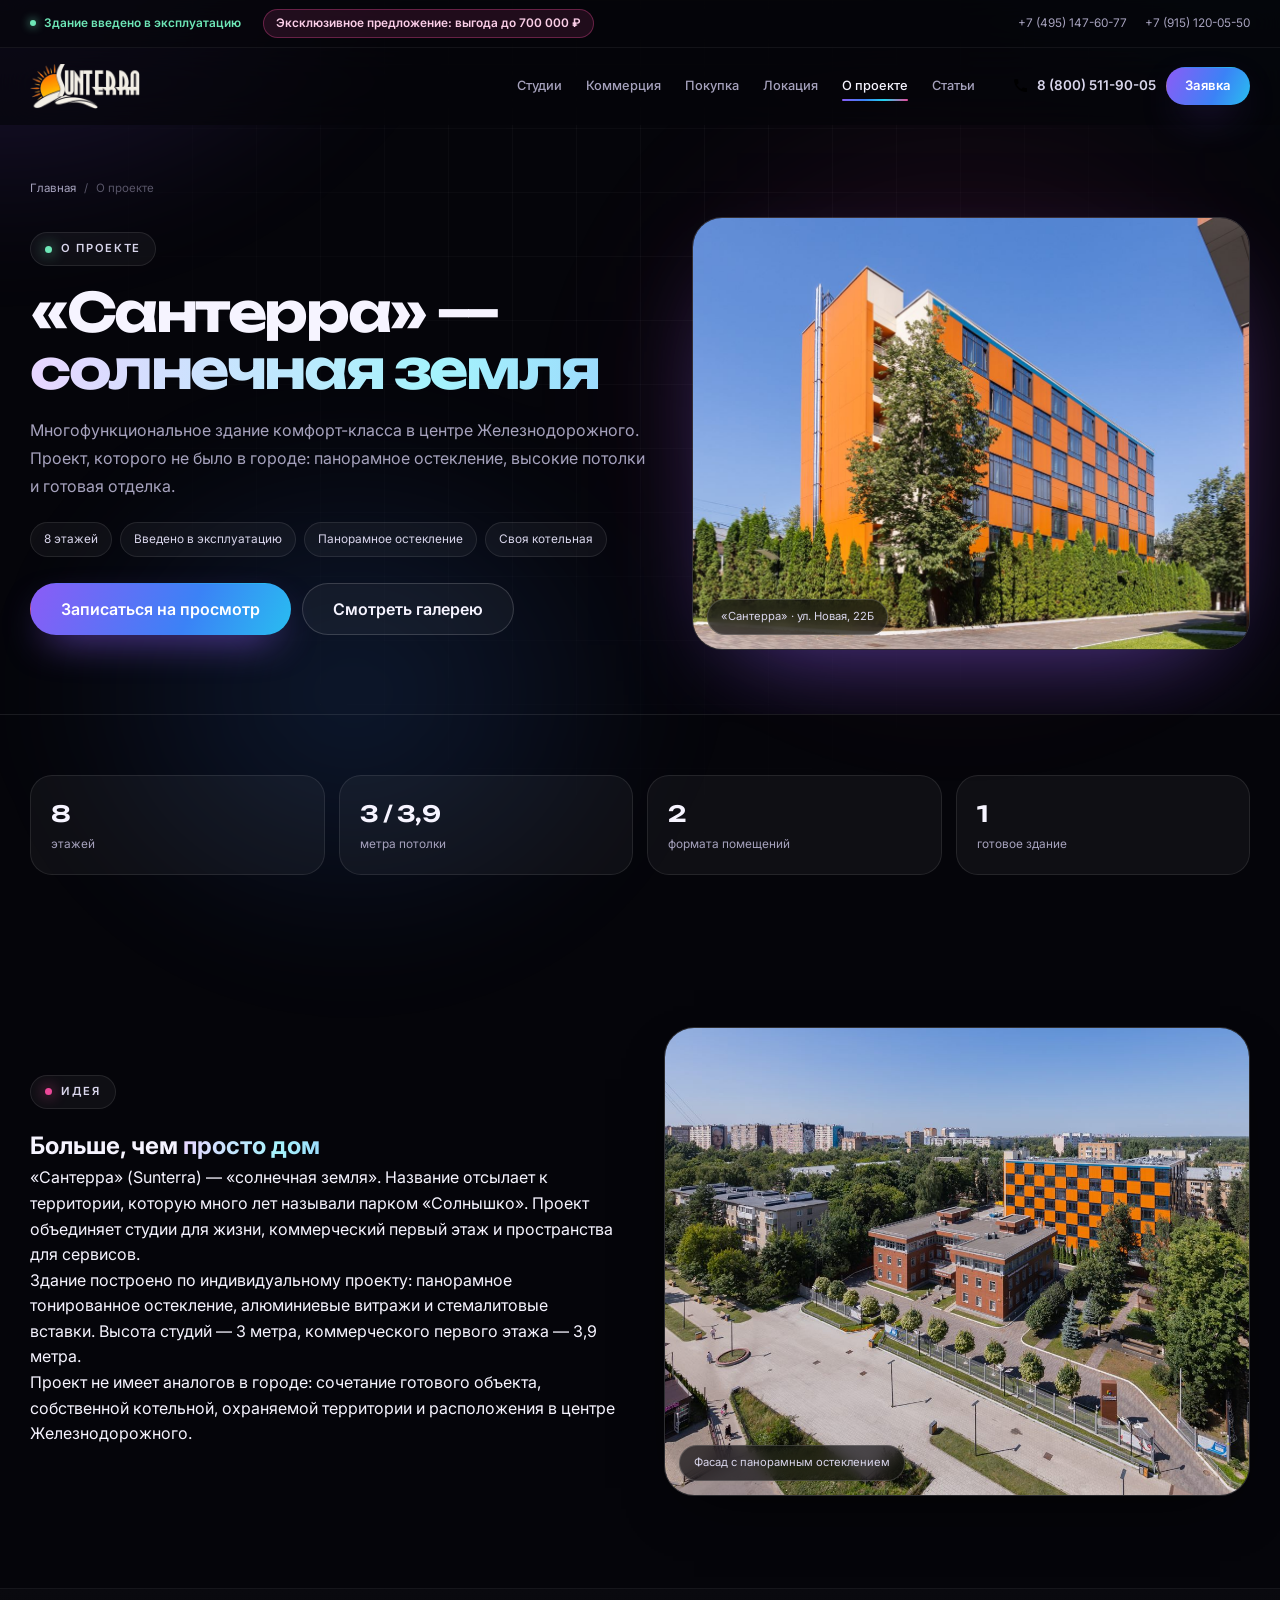
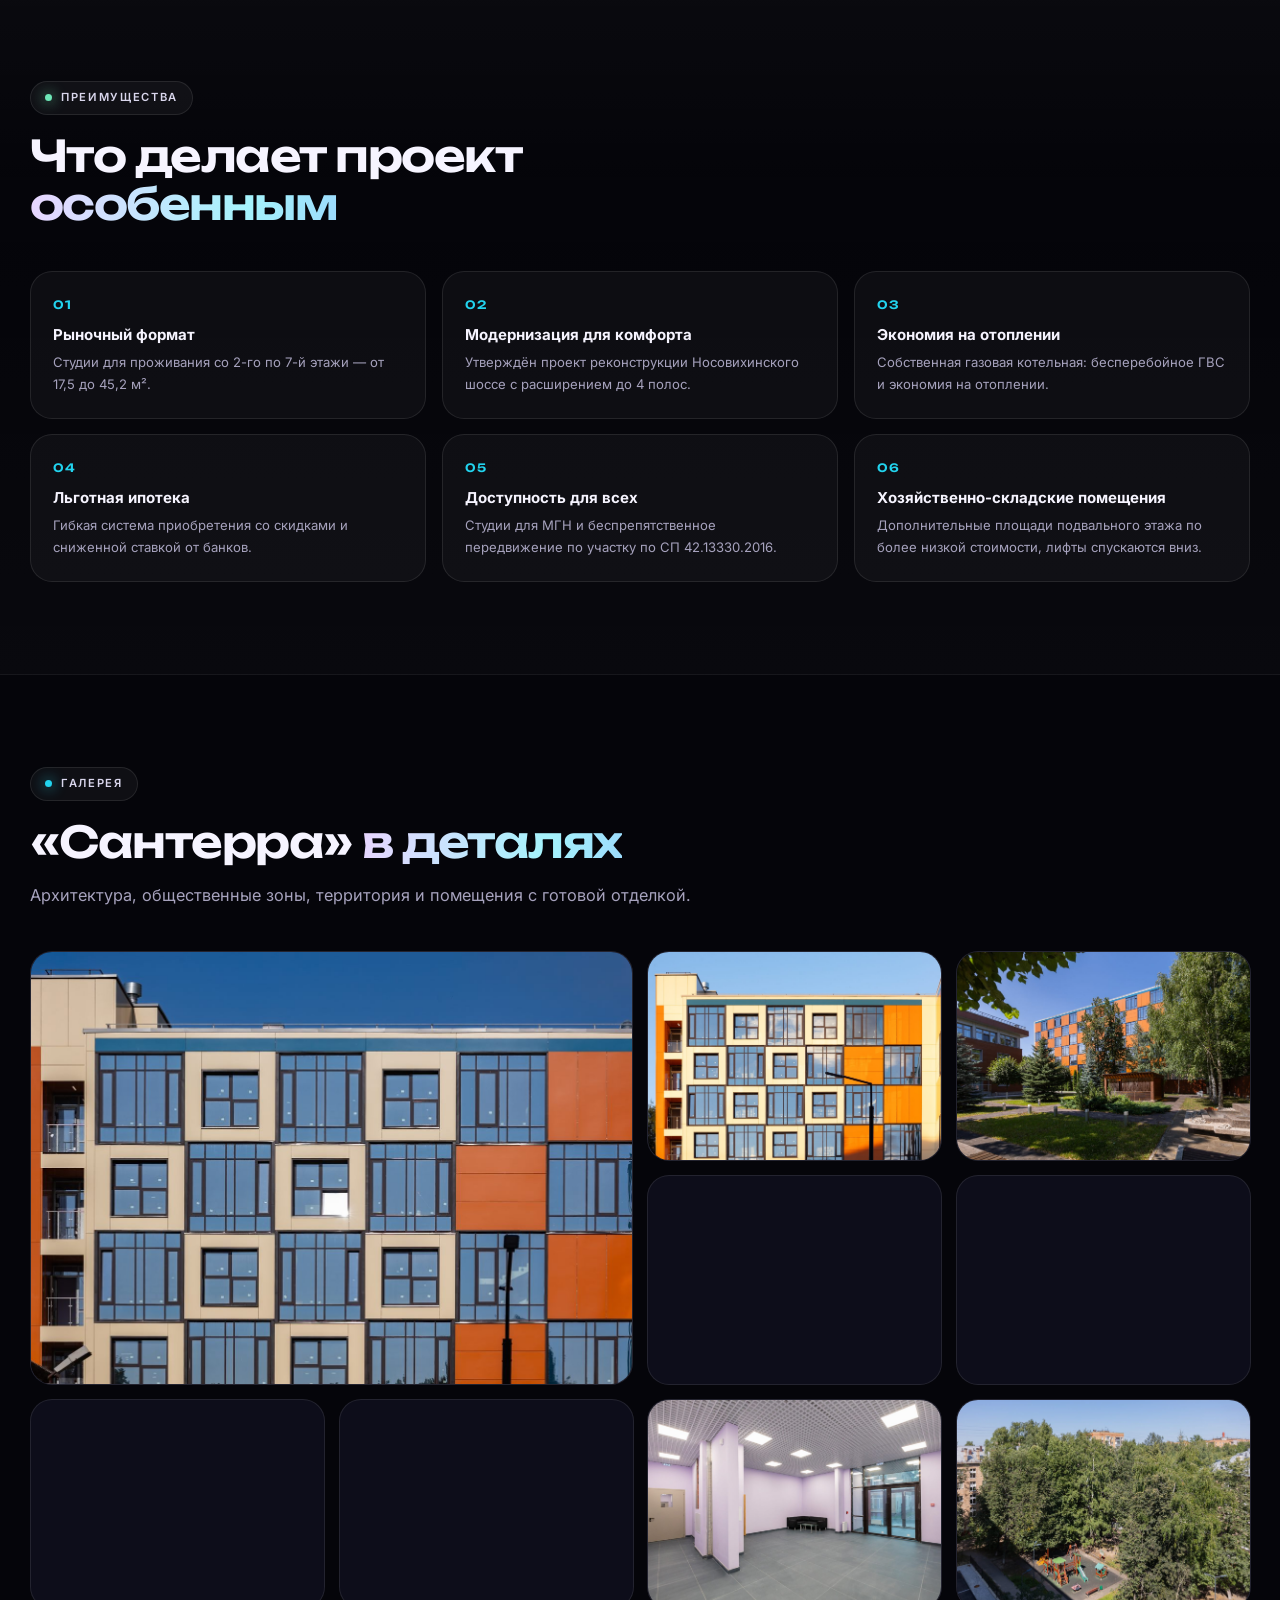
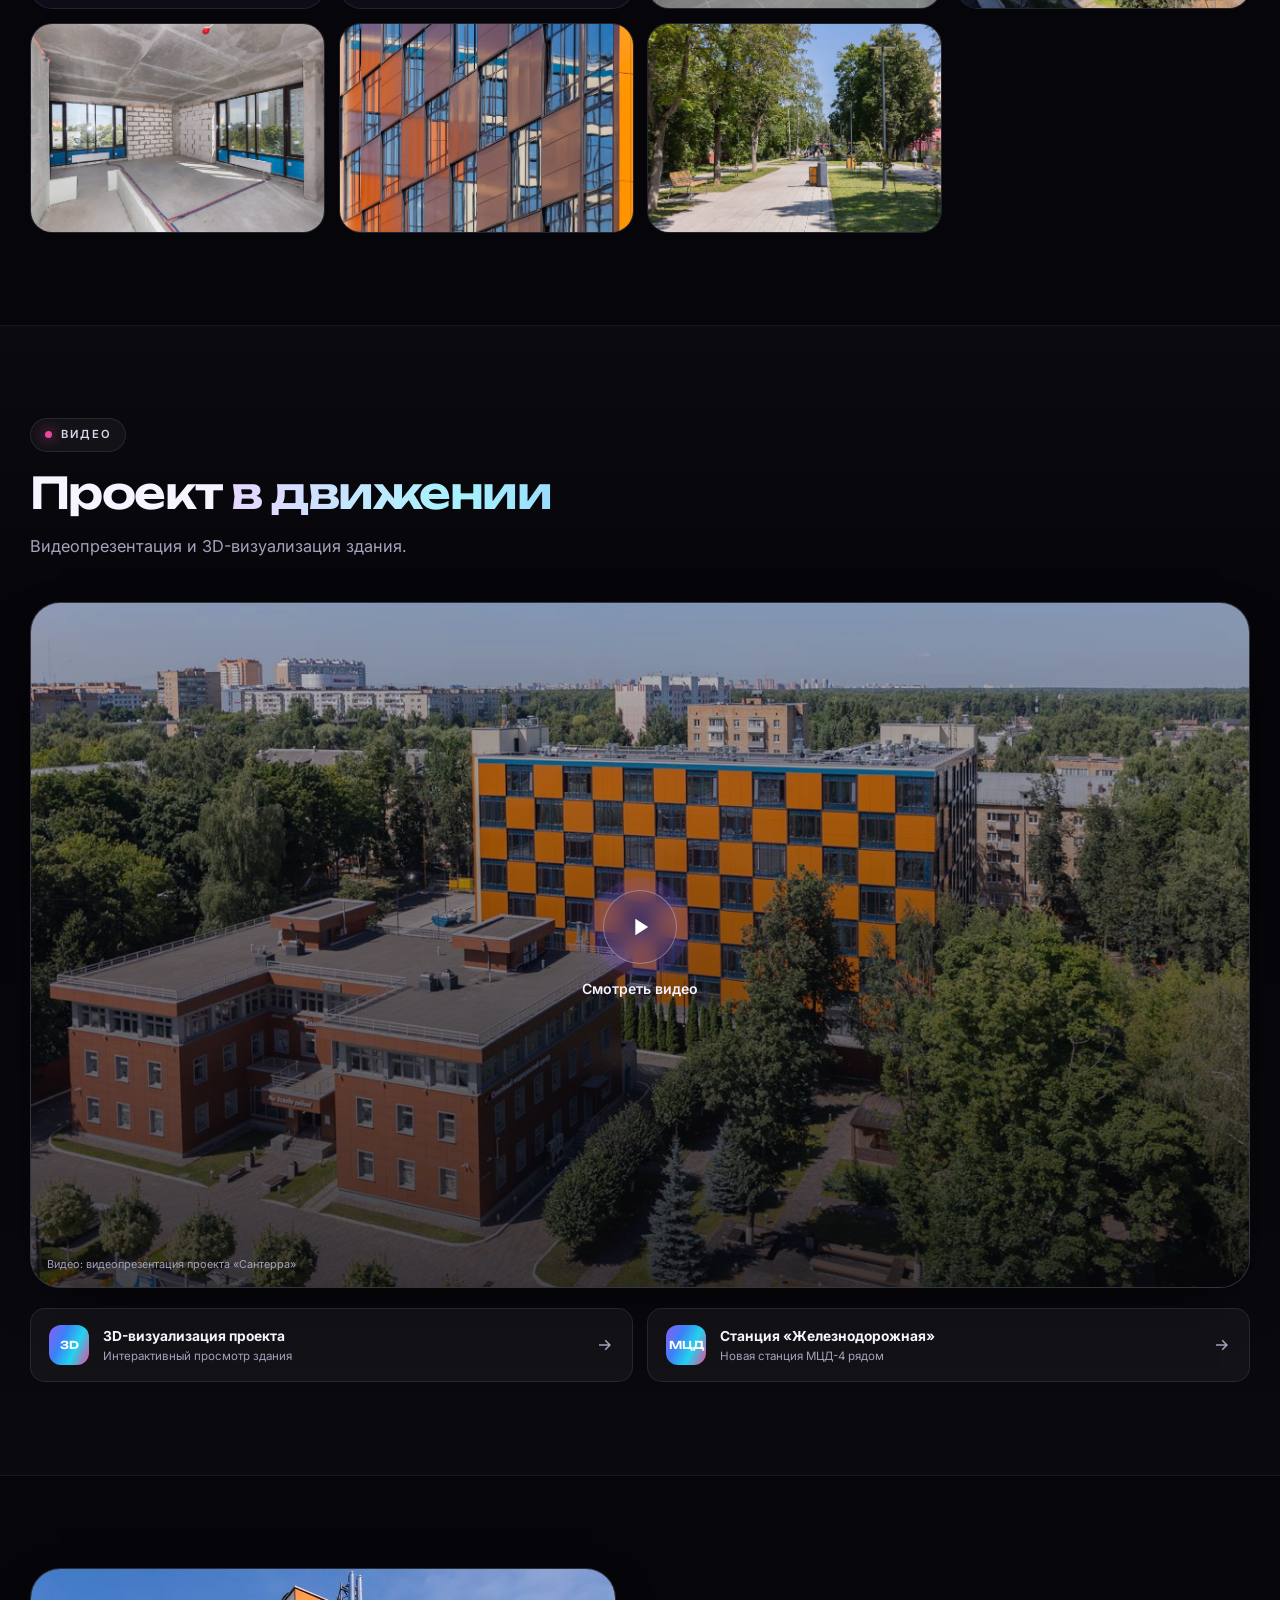
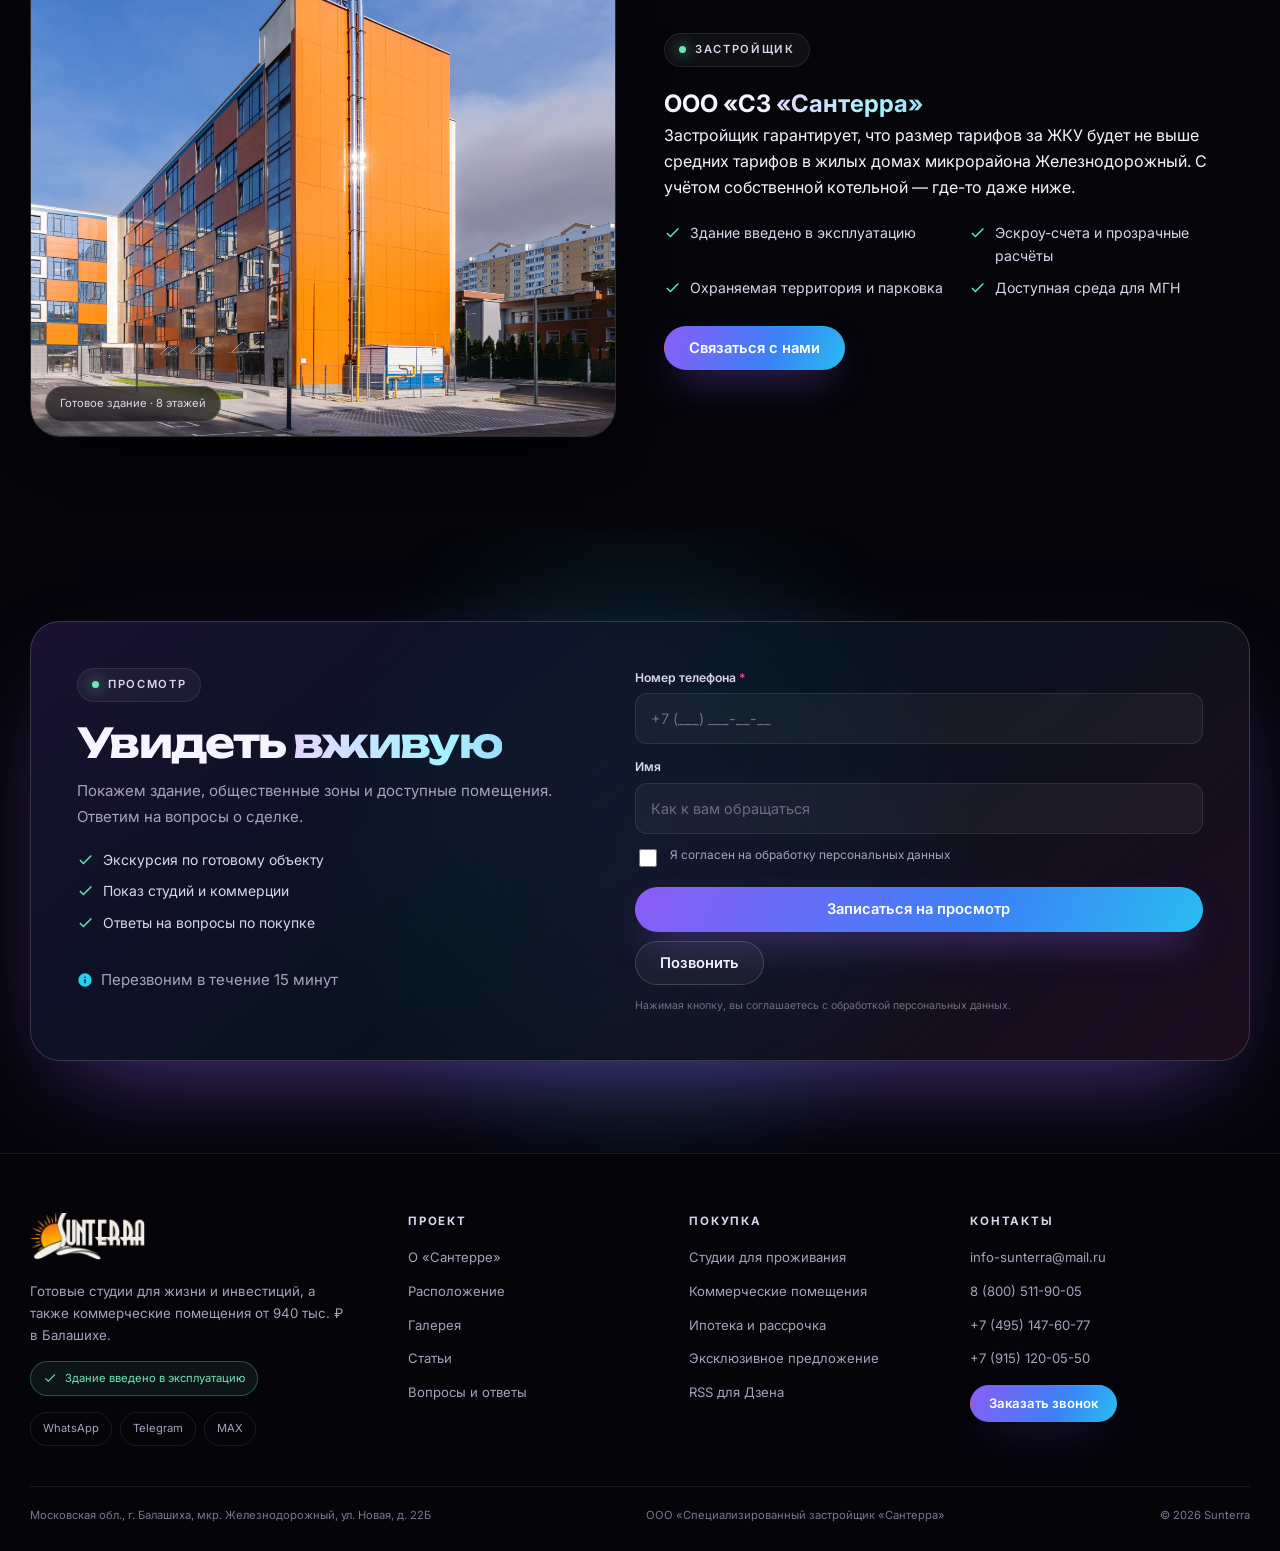
<file: about.html>
<!DOCTYPE html>
<html lang="ru">
<head>
  <meta charset="UTF-8">
  <meta name="viewport" content="width=device-width, initial-scale=1.0, viewport-fit=cover">
  <title>О проекте «Сантерра» — готовое здание в Балашихе</title>
  <meta name="description" content="Многофункциональное здание «Сантерра» (Sunterra) в Балашихе: 8 этажей, панорамное остекление, готовая отделка, своя котельная, охраняемая территория. Введено в эксплуатацию.">
  <meta name="theme-color" content="#05050a">
  <meta name="robots" content="index, follow">

  <meta property="og:type" content="website">
  <meta property="og:locale" content="ru_RU">
  <meta property="og:site_name" content="Сантерра">
  <meta property="og:title" content="О проекте «Сантерра» — готовое здание в Балашихе">
  <meta property="og:description" content="8 этажей, панорамное остекление, готовая отделка, своя котельная и охраняемая территория. Здание введено в эксплуатацию.">
  <meta property="og:image" content="https://apartamenty.poprostomy.ru/images/photos/facade-3.jpg">
  <meta property="og:url" content="https://apartamenty.poprostomy.ru/about.html">
  <meta name="twitter:card" content="summary_large_image">
  <link rel="canonical" href="https://apartamenty.poprostomy.ru/about.html">

  <link rel="icon" href="images/favicon.svg" type="image/svg+xml">
  <link rel="alternate" type="application/rss+xml" title="Сантерра — RSS" href="rss.xml">
  <link rel="alternate" type="application/rss+xml" title="Сантерра — лента для Дзена" href="dzen.xml">

  <link rel="preconnect" href="https://fonts.googleapis.com">
  <link rel="preconnect" href="https://fonts.gstatic.com" crossorigin>
  <link href="https://fonts.googleapis.com/css2?family=Inter:wght@400;500;600;700&family=Unbounded:wght@400;500;600;700&display=swap" rel="stylesheet">
  <link rel="stylesheet" href="styles.css">
  <script src="script.js" defer></script>
</head>
<body class="page-inner">

  <a class="skip-link" href="#main">Перейти к содержанию</a>
  <div class="scroll-progress" aria-hidden="true"><span id="scroll-bar"></span></div>

  <div class="topline">
    <div class="container topline__inner">
      <span class="topline__status">Здание введено в эксплуатацию</span>
      <a class="topline__promo" href="index.html#exclusive">Эксклюзивное предложение: выгода до 700 000 ₽</a>
      <div class="topline__contacts"><a href="tel:+74951476077">+7 (495) 147-60-77</a><a href="tel:+79151200550">+7 (915) 120-05-50</a></div>
    </div>
  </div>

  <header class="site-header">
    <div class="container header-inner">
      <a class="logo" href="index.html" aria-label="Сантерра — на главную"><img src="images/logo-light.png" alt="Сантерра" width="180" height="75" decoding="async"></a>
      <nav class="main-nav" aria-label="Основная навигация"><a href="studios.html">Студии</a><a href="commercial.html">Коммерция</a><a href="invest.html">Покупка</a><a href="location.html">Локация</a><a href="about.html">О проекте</a><a href="articles.html">Статьи</a></nav>
      <div class="header-actions">
        <a class="header-phone" href="tel:88005119005" aria-label="Позвонить 8 (800) 511-90-05"><svg viewBox="0 0 24 24" aria-hidden="true"><path d="M6.6 10.8a15.1 15.1 0 0 0 6.6 6.6l2.2-2.2c.3-.3.7-.4 1-.2 1.2.4 2.4.6 3.7.6.6 0 1 .4 1 1V20c0 .6-.4 1-1 1A17 17 0 0 1 3 4c0-.6.4-1 1-1h3.5c.6 0 1 .4 1 1 0 1.3.2 2.5.6 3.7.1.3 0 .7-.2 1l-2.3 2.1Z"/></svg><span>8 (800) 511-90-05</span></a>
        <button class="btn btn--primary btn--small header-cta" type="button" data-modal-open>Заявка</button>
        <button class="burger" id="menu-toggle" type="button" aria-expanded="false" aria-controls="mobile-menu" aria-label="Открыть меню"><span></span><span></span><span></span></button>
      </div>
    </div>
    <div class="mobile-menu" id="mobile-menu" aria-hidden="true">
      <nav class="mobile-menu__nav" aria-label="Мобильная навигация">
        <a href="studios.html">Студии<span>Готовые помещения для жизни и аренды</span></a>
        <a href="commercial.html">Коммерция<span>Первый и подвальный этажи</span></a>
        <a href="invest.html">Покупка<span>Ипотека, рассрочка, эскроу</span></a>
        <a href="location.html">Локация<span>Балашиха, ул. Новая, 22Б</span></a>
        <a href="about.html">О проекте<span>Архитектура и преимущества</span></a>
        <a href="articles.html">Статьи<span>Гид по недвижимости и аренде</span></a>
        <a href="rss.xml">RSS-лента<span>Обновления проекта</span></a>
      </nav>
      <div class="mobile-menu__foot"><a class="btn btn--primary" href="tel:88005119005">8 (800) 511-90-05</a><button class="btn btn--ghost" type="button" data-modal-open>Оставить заявку</button></div>
    </div>
  </header>

  <main id="main">

    <section class="page-hero">
      <div class="container">
        <nav class="breadcrumbs" aria-label="Хлебные крошки"><a href="index.html">Главная</a><span>/</span><span>О проекте</span></nav>
        <div class="page-hero__grid">
          <div>
            <span class="eyebrow">О проекте</span>
            <h1>«Сантерра» — <span class="grad">солнечная земля</span></h1>
            <p class="lead">Многофункциональное здание комфорт-класса в центре Железнодорожного. Проект, которого не было в городе: панорамное остекление, высокие потолки и готовая отделка.</p>
            <ul class="page-hero__chips">
              <li>8 этажей</li>
              <li>Введено в эксплуатацию</li>
              <li>Панорамное остекление</li>
              <li>Своя котельная</li>
            </ul>
            <div class="page-hero__actions">
              <button class="btn btn--primary btn--large" type="button" data-modal-open data-format="Нужна консультация">Записаться на просмотр</button>
              <a class="btn btn--ghost btn--large" href="#gallery">Смотреть галерею</a>
            </div>
          </div>
          <figure class="page-hero__media">
            <img src="images/photos/facade-3.jpg" alt="Архитектура здания «Сантерра»" width="1300" height="867" fetchpriority="high">
            <figcaption>«Сантерра» · ул. Новая, 22Б</figcaption>
          </figure>
        </div>
      </div>
    </section>

    <section class="section section--tight">
      <div class="container">
        <div class="stat-row reveal">
          <div class="stat-card"><b>8</b><span>этажей</span></div>
          <div class="stat-card"><b>3 / 3,9</b><span>метра потолки</span></div>
          <div class="stat-card"><b>2</b><span>формата помещений</span></div>
          <div class="stat-card"><b>1</b><span>готовое здание</span></div>
        </div>
      </div>
    </section>

    <section class="section">
      <div class="container split">
        <div class="reveal">
          <span class="eyebrow eyebrow--pink">Идея</span>
          <h2>Больше, чем <span class="grad">просто дом</span></h2>
          <p>«Сантерра» (Sunterra) — «солнечная земля». Название отсылает к территории, которую много лет называли парком «Солнышко». Проект объединяет студии для жизни, коммерческий первый этаж и пространства для сервисов.</p>
          <p>Здание построено по индивидуальному проекту: панорамное тонированное остекление, алюминиевые витражи и стемалитовые вставки. Высота студий — 3 метра, коммерческого первого этажа — 3,9 метра.</p>
          <p>Проект не имеет аналогов в городе: сочетание готового объекта, собственной котельной, охраняемой территории и расположения в центре Железнодорожного.</p>
        </div>
        <figure class="about__media reveal" data-delay="1">
          <img src="images/photos/facade-4.jpg" alt="Фасад здания «Сантерра»" width="1300" height="867" loading="lazy" decoding="async">
          <figcaption>Фасад с панорамным остеклением</figcaption>
        </figure>
      </div>
    </section>

    <section class="section section--soft">
      <div class="container">
        <div class="section-head reveal">
          <div class="section-head__text"><span class="eyebrow">Преимущества</span><h2>Что делает проект <span class="grad">особенным</span></h2></div>
        </div>
        <ol class="reasons">
          <li class="reveal"><strong>Рыночный формат</strong><span>Студии для проживания со 2-го по 7-й этажи — от 17,5 до 45,2 м².</span></li>
          <li class="reveal" data-delay="1"><strong>Модернизация для комфорта</strong><span>Утверждён проект реконструкции Носовихинского шоссе с расширением до 4 полос.</span></li>
          <li class="reveal" data-delay="2"><strong>Экономия на отоплении</strong><span>Собственная газовая котельная: бесперебойное ГВС и экономия на отоплении.</span></li>
          <li class="reveal"><strong>Льготная ипотека</strong><span>Гибкая система приобретения со скидками и сниженной ставкой от банков.</span></li>
          <li class="reveal" data-delay="1"><strong>Доступность для всех</strong><span>Студии для МГН и беспрепятственное передвижение по участку по СП 42.13330.2016.</span></li>
          <li class="reveal" data-delay="2"><strong>Хозяйственно-складские помещения</strong><span>Дополнительные площади подвального этажа по более низкой стоимости, лифты спускаются вниз.</span></li>
        </ol>
      </div>
    </section>

    <section class="section" id="gallery">
      <div class="container">
        <div class="section-head reveal">
          <div class="section-head__text">
            <span class="eyebrow eyebrow--cyan">Галерея</span>
            <h2>«Сантерра» <span class="grad">в деталях</span></h2>
            <p>Архитектура, общественные зоны, территория и помещения с готовой отделкой.</p>
          </div>
        </div>
        <div class="gallery-grid">
          <button class="gallery-item gallery-item--wide reveal" type="button" data-lightbox="images/photos/facade-1.jpg" data-caption="Здание «Сантерра»"><img src="images/photos/facade-1.jpg" alt="Здание «Сантерра»" width="1300" height="867" loading="lazy" decoding="async"><span class="gallery-item__zoom" aria-hidden="true"><svg viewBox="0 0 24 24"><path d="M10 4H4v6h2V6h4V4Zm10 0h-6v2h4v4h2V4ZM10 20H6v-4H4v6h6v-2Zm8 0h-4v2h6v-6h-2v4Z"/></svg></span></button>
          <button class="gallery-item reveal" data-delay="1" type="button" data-lightbox="images/photos/facade-5.jpg" data-caption="Фасад и входные группы"><img src="images/photos/facade-5.jpg" alt="Фасад и входные группы" width="1300" height="867" loading="lazy" decoding="async"><span class="gallery-item__zoom" aria-hidden="true"><svg viewBox="0 0 24 24"><path d="M10 4H4v6h2V6h4V4Zm10 0h-6v2h4v4h2V4ZM10 20H6v-4H4v6h6v-2Zm8 0h-4v2h6v-6h-2v4Z"/></svg></span></button>
          <button class="gallery-item reveal" data-delay="2" type="button" data-lightbox="images/photos/lobby-1.jpg" data-caption="Входная группа"><img src="images/photos/lobby-1.jpg" alt="Входная группа" width="1300" height="867" loading="lazy" decoding="async"><span class="gallery-item__zoom" aria-hidden="true"><svg viewBox="0 0 24 24"><path d="M10 4H4v6h2V6h4V4Zm10 0h-6v2h4v4h2V4ZM10 20H6v-4H4v6h6v-2Zm8 0h-4v2h6v-6h-2v4Z"/></svg></span></button>
          <button class="gallery-item reveal" data-delay="3" type="button" data-lightbox="images/photos/lobby-4.jpg" data-caption="Общественная зона"><img src="images/photos/lobby-4.jpg" alt="Общественная зона" width="1300" height="867" loading="lazy" decoding="async"><span class="gallery-item__zoom" aria-hidden="true"><svg viewBox="0 0 24 24"><path d="M10 4H4v6h2V6h4V4Zm10 0h-6v2h4v4h2V4ZM10 20H6v-4H4v6h6v-2Zm8 0h-4v2h6v-6h-2v4Z"/></svg></span></button>
          <button class="gallery-item reveal" data-delay="4" type="button" data-lightbox="images/photos/studio-1.jpg" data-caption="Студия с готовой отделкой"><img src="images/photos/studio-1.jpg" alt="Студия с готовой отделкой" width="1300" height="867" loading="lazy" decoding="async"><span class="gallery-item__zoom" aria-hidden="true"><svg viewBox="0 0 24 24"><path d="M10 4H4v6h2V6h4V4Zm10 0h-6v2h4v4h2V4ZM10 20H6v-4H4v6h6v-2Zm8 0h-4v2h6v-6h-2v4Z"/></svg></span></button>
          <button class="gallery-item reveal" data-delay="5" type="button" data-lightbox="images/photos/studio-5.jpg" data-caption="Помещение студии"><img src="images/photos/studio-5.jpg" alt="Помещение студии" width="1300" height="867" loading="lazy" decoding="async"><span class="gallery-item__zoom" aria-hidden="true"><svg viewBox="0 0 24 24"><path d="M10 4H4v6h2V6h4V4Zm10 0h-6v2h4v4h2V4ZM10 20H6v-4H4v6h6v-2Zm8 0h-4v2h6v-6h-2v4Z"/></svg></span></button>
          <button class="gallery-item reveal" type="button" data-lightbox="images/photos/commercial-1.jpg" data-caption="Коммерческое помещение"><img src="images/photos/commercial-1.jpg" alt="Коммерческое помещение" width="1300" height="867" loading="lazy" decoding="async"><span class="gallery-item__zoom" aria-hidden="true"><svg viewBox="0 0 24 24"><path d="M10 4H4v6h2V6h4V4Zm10 0h-6v2h4v4h2V4ZM10 20H6v-4H4v6h6v-2Zm8 0h-4v2h6v-6h-2v4Z"/></svg></span></button>
          <button class="gallery-item reveal" data-delay="1" type="button" data-lightbox="images/photos/commercial-4.jpg" data-caption="Коммерческий первый этаж"><img src="images/photos/commercial-4.jpg" alt="Коммерческий первый этаж" width="1300" height="867" loading="lazy" decoding="async"><span class="gallery-item__zoom" aria-hidden="true"><svg viewBox="0 0 24 24"><path d="M10 4H4v6h2V6h4V4Zm10 0h-6v2h4v4h2V4ZM10 20H6v-4H4v6h6v-2Zm8 0h-4v2h6v-6h-2v4Z"/></svg></span></button>
          <button class="gallery-item reveal" data-delay="2" type="button" data-lightbox="images/photos/territory-1.jpg" data-caption="Территория и благоустройство"><img src="images/photos/territory-1.jpg" alt="Территория и благоустройство" width="1300" height="867" loading="lazy" decoding="async"><span class="gallery-item__zoom" aria-hidden="true"><svg viewBox="0 0 24 24"><path d="M10 4H4v6h2V6h4V4Zm10 0h-6v2h4v4h2V4ZM10 20H6v-4H4v6h6v-2Zm8 0h-4v2h6v-6h-2v4Z"/></svg></span></button>
          <button class="gallery-item reveal" data-delay="3" type="button" data-lightbox="images/photos/territory-3.jpg" data-caption="Подъезд и парковка"><img src="images/photos/territory-3.jpg" alt="Подъезд и парковка" width="1300" height="867" loading="lazy" decoding="async"><span class="gallery-item__zoom" aria-hidden="true"><svg viewBox="0 0 24 24"><path d="M10 4H4v6h2V6h4V4Zm10 0h-6v2h4v4h2V4ZM10 20H6v-4H4v6h6v-2Zm8 0h-4v2h6v-6h-2v4Z"/></svg></span></button>
          <button class="gallery-item reveal" data-delay="4" type="button" data-lightbox="images/photos/facade-6.jpg" data-caption="Архитектура здания"><img src="images/photos/facade-6.jpg" alt="Архитектура здания" width="1300" height="867" loading="lazy" decoding="async"><span class="gallery-item__zoom" aria-hidden="true"><svg viewBox="0 0 24 24"><path d="M10 4H4v6h2V6h4V4Zm10 0h-6v2h4v4h2V4ZM10 20H6v-4H4v6h6v-2Zm8 0h-4v2h6v-6h-2v4Z"/></svg></span></button>
          <button class="gallery-item reveal" data-delay="5" type="button" data-lightbox="images/photos/lobby-6.jpg" data-caption="Внутренние зоны"><img src="images/photos/lobby-6.jpg" alt="Внутренние зоны" width="1300" height="867" loading="lazy" decoding="async"><span class="gallery-item__zoom" aria-hidden="true"><svg viewBox="0 0 24 24"><path d="M10 4H4v6h2V6h4V4Zm10 0h-6v2h4v4h2V4ZM10 20H6v-4H4v6h6v-2Zm8 0h-4v2h6v-6h-2v4Z"/></svg></span></button>
        </div>
      </div>
    </section>

    <section class="section section--soft">
      <div class="container">
        <div class="section-head reveal">
          <div class="section-head__text"><span class="eyebrow eyebrow--pink">Видео</span><h2>Проект <span class="grad">в движении</span></h2><p>Видеопрезентация и 3D-визуализация здания.</p></div>
        </div>
        <div class="video-frame reveal" data-video-src="video/sunterra.mp4" data-video-poster="images/video-poster.jpg">
          <button class="ph ph--video" type="button" data-video-play>
            <span class="ph-caption">Видео: видеопрезентация проекта «Сантерра»</span>
            <span class="play-ring" aria-hidden="true"><svg viewBox="0 0 24 24"><path d="M8 5v14l11-7L8 5Z"/></svg></span>
            <span class="play-label">Смотреть видео</span>
          </button>
        </div>
        <div class="video-links reveal">
          <a class="video-links__item" href="https://rutube.ru/video/private/5541cb0b2edbc183d76506e9241ea2d6/?p=E9-o459jB4iV6rYGDH_XZg" target="_blank" rel="noopener"><span class="video-links__badge">3D</span><span><b>3D-визуализация проекта</b><small>Интерактивный просмотр здания</small></span><svg viewBox="0 0 24 24" aria-hidden="true"><path d="M13 5l7 7-7 7-1.4-1.4 4.6-4.6H4v-2h12.2l-4.6-4.6L13 5Z"/></svg></a>
          <a class="video-links__item" href="https://rutube.ru/video/private/74496ef7f16e3ffc850b0c96e536c118/?p=uHfY3f0EUUvEmh2LRtpNig" target="_blank" rel="noopener"><span class="video-links__badge">МЦД</span><span><b>Станция «Железнодорожная»</b><small>Новая станция МЦД-4 рядом</small></span><svg viewBox="0 0 24 24" aria-hidden="true"><path d="M13 5l7 7-7 7-1.4-1.4 4.6-4.6H4v-2h12.2l-4.6-4.6L13 5Z"/></svg></a>
        </div>
      </div>
    </section>

    <section class="section">
      <div class="container split">
        <figure class="about__media reveal">
          <img src="images/photos/facade-8.jpg" alt="Здание «Сантерра»" width="1300" height="867" loading="lazy" decoding="async">
          <figcaption>Готовое здание · 8 этажей</figcaption>
        </figure>
        <div class="reveal" data-delay="1">
          <span class="eyebrow">Застройщик</span>
          <h2>ООО «СЗ <span class="grad">«Сантерра»</span></h2>
          <p>Застройщик гарантирует, что размер тарифов за ЖКУ будет не выше средних тарифов в жилых домах микрорайона Железнодорожный. С учётом собственной котельной — где-то даже ниже.</p>
          <ul class="check-list">
            <li><svg viewBox="0 0 24 24" aria-hidden="true"><path d="M9 16.2 4.8 12l-1.4 1.4L9 19 21 7l-1.4-1.4L9 16.2Z"/></svg>Здание введено в эксплуатацию</li>
            <li><svg viewBox="0 0 24 24" aria-hidden="true"><path d="M9 16.2 4.8 12l-1.4 1.4L9 19 21 7l-1.4-1.4L9 16.2Z"/></svg>Эскроу-счета и прозрачные расчёты</li>
            <li><svg viewBox="0 0 24 24" aria-hidden="true"><path d="M9 16.2 4.8 12l-1.4 1.4L9 19 21 7l-1.4-1.4L9 16.2Z"/></svg>Охраняемая территория и парковка</li>
            <li><svg viewBox="0 0 24 24" aria-hidden="true"><path d="M9 16.2 4.8 12l-1.4 1.4L9 19 21 7l-1.4-1.4L9 16.2Z"/></svg>Доступная среда для МГН</li>
          </ul>
          <div class="page-hero__actions"><a class="btn btn--primary" href="index.html#contacts">Связаться с нами</a></div>
        </div>
      </div>
    </section>

    <section class="section cta">
      <div class="cta__glow" aria-hidden="true"></div>
      <div class="container">
        <div class="cta__panel reveal">
          <div class="cta__copy">
            <span class="eyebrow">Просмотр</span>
            <h2>Увидеть <span class="grad">вживую</span></h2>
            <p>Покажем здание, общественные зоны и доступные помещения. Ответим на вопросы о сделке.</p>
            <ul class="cta__list">
              <li><svg viewBox="0 0 24 24" aria-hidden="true"><path d="M9 16.2 4.8 12l-1.4 1.4L9 19 21 7l-1.4-1.4L9 16.2Z"/></svg>Экскурсия по готовому объекту</li>
              <li><svg viewBox="0 0 24 24" aria-hidden="true"><path d="M9 16.2 4.8 12l-1.4 1.4L9 19 21 7l-1.4-1.4L9 16.2Z"/></svg>Показ студий и коммерции</li>
              <li><svg viewBox="0 0 24 24" aria-hidden="true"><path d="M9 16.2 4.8 12l-1.4 1.4L9 19 21 7l-1.4-1.4L9 16.2Z"/></svg>Ответы на вопросы по покупке</li>
            </ul>
            <p class="note"><svg viewBox="0 0 24 24" aria-hidden="true"><path d="M12 2a10 10 0 1 0 0 20 10 10 0 0 0 0-20Zm1 15h-2v-6h2v6Zm0-8h-2V7h2v2Z"/></svg>Перезвоним в течение 15 минут</p>
          </div>
          <form class="form" id="lead-form" action="send.php" method="post" novalidate>
            <div class="hp" aria-hidden="true"><label for="lead-company">Не заполняйте это поле</label><input type="text" id="lead-company" name="company" tabindex="-1" autocomplete="off"></div>
            <input type="hidden" name="source" value="О проекте — просмотр">
            <div class="field"><label for="lead-phone">Номер телефона <span class="req">*</span></label><input type="tel" id="lead-phone" name="phone" inputmode="tel" autocomplete="tel" placeholder="+7 (___) ___-__-__" data-phone aria-describedby="lead-phone-error" required><p class="field-error" id="lead-phone-error" aria-live="polite"></p></div>
            <div class="field"><label for="lead-name">Имя</label><input type="text" id="lead-name" name="name" autocomplete="name" placeholder="Как к вам обращаться"><p class="field-error" id="lead-name-error" aria-live="polite"></p></div>
            <div class="check"><input type="checkbox" id="lead-consent" name="consent" value="yes" data-consent aria-describedby="lead-consent-error"><label for="lead-consent">Я согласен на обработку персональных данных</label></div>
            <p class="field-error" id="lead-consent-error" aria-live="polite"></p>
            <div class="actions"><button class="btn btn--primary btn--block" type="submit">Записаться на просмотр</button><a class="btn btn--ghost" href="tel:88005119005">Позвонить</a></div>
            <p class="form-status" role="status" aria-live="polite"></p>
            <p class="form-note">Нажимая кнопку, вы соглашаетесь с обработкой персональных данных.</p>
          </form>
        </div>
      </div>
    </section>

  </main>

  <footer class="site-footer">
    <div class="container footer-grid">
      <div class="footer-brand"><a class="logo" href="index.html" aria-label="Сантерра — на главную"><img src="images/logo-light.png" alt="Сантерра" width="180" height="75" loading="lazy" decoding="async"></a><p>Готовые студии для жизни и инвестиций, а также коммерческие помещения от 940 тыс. ₽ в Балашихе.</p><p class="footer-status"><svg viewBox="0 0 24 24" aria-hidden="true"><path d="M9 16.2 4.8 12l-1.4 1.4L9 19 21 7l-1.4-1.4L9 16.2Z"/></svg>Здание введено в эксплуатацию</p><div class="socials"><a href="https://api.whatsapp.com/send?phone=79151200550" target="_blank" rel="noopener">WhatsApp</a><a href="https://t.me/+79151200550" target="_blank" rel="noopener">Telegram</a><a href="https://max.ru/u/f9LHodD0cOJLvzLzxvuKpFIgym3FapHnvrk9cvRB6W5Wqkvv6KdQNrgieGY" target="_blank" rel="noopener">MAX</a></div></div>
      <nav class="footer-col" aria-label="Разделы проекта"><h3>Проект</h3><ul><li><a href="about.html">О «Сантерре»</a></li><li><a href="location.html">Расположение</a></li><li><a href="about.html#gallery">Галерея</a></li><li><a href="articles.html">Статьи</a></li><li><a href="index.html#faq">Вопросы и ответы</a></li></ul></nav>
      <nav class="footer-col" aria-label="Покупка и форматы"><h3>Покупка</h3><ul><li><a href="studios.html">Студии для проживания</a></li><li><a href="commercial.html">Коммерческие помещения</a></li><li><a href="invest.html">Ипотека и рассрочка</a></li><li><a href="index.html#exclusive">Эксклюзивное предложение</a></li><li><a href="dzen.xml" target="_blank" rel="noopener">RSS для Дзена</a></li></ul></nav>
      <div class="footer-col footer-contacts"><h3>Контакты</h3><ul><li><a href="mailto:info-sunterra@mail.ru">info-sunterra@mail.ru</a></li><li><a href="tel:88005119005">8 (800) 511-90-05</a></li><li><a href="tel:+74951476077">+7 (495) 147-60-77</a></li><li><a href="tel:+79151200550">+7 (915) 120-05-50</a></li></ul><button class="btn btn--primary btn--small" type="button" data-modal-open>Заказать звонок</button></div>
    </div>
    <div class="container footer-bottom"><p>Московская обл., г. Балашиха, мкр. Железнодорожный, ул. Новая, д. 22Б</p><p>ООО «Специализированный застройщик «Сантерра»</p><p>© <span data-year>2026</span> Sunterra</p></div>
  </footer>

  <div class="mobile-bar" aria-label="Быстрые действия"><a class="btn btn--ghost" href="tel:88005119005">Позвонить</a><button class="btn btn--primary" type="button" data-modal-open>Оставить заявку</button></div>
  <button class="to-top" id="to-top" type="button" aria-label="Наверх"><svg viewBox="0 0 24 24" aria-hidden="true"><path d="M12 4 4 12h6v8h4v-8h6L12 4Z"/></svg></button>

  <div class="modal" id="callback-modal" hidden>
    <div class="modal__backdrop" data-modal-close></div>
    <div class="modal__dialog" role="dialog" aria-modal="true" aria-labelledby="modal-title">
      <button class="modal__close" type="button" data-modal-close aria-label="Закрыть">✕</button>
      <h2 id="modal-title">Заказать звонок</h2>
      <p class="modal__lead">Оставьте номер телефона — специалист свяжется с вами и ответит на вопросы.</p>
      <form class="form" id="callback-form" action="send.php" method="post" novalidate>
        <div class="hp" aria-hidden="true"><label for="cb-company">Не заполняйте это поле</label><input type="text" id="cb-company" name="company" tabindex="-1" autocomplete="off"></div>
        <input type="hidden" name="source" value="Модальное окно">
        <div class="field"><label for="cb-format">Формат помещения</label><select id="cb-format" name="format"><option value="Нужна консультация">Нужна консультация</option><option value="Студия">Студия</option><option value="Коммерческое помещение">Коммерческое помещение</option><option value="Эксклюзивное предложение">Эксклюзивное предложение</option></select></div>
        <div class="field"><label for="cb-name">Имя</label><input type="text" id="cb-name" name="name" autocomplete="name" placeholder="Как к вам обращаться"><p class="field-error" id="cb-name-error" aria-live="polite"></p></div>
        <div class="field"><label for="cb-phone">Номер телефона <span class="req">*</span></label><input type="tel" id="cb-phone" name="phone" inputmode="tel" autocomplete="tel" placeholder="+7 (___) ___-__-__" data-phone aria-describedby="cb-phone-error" required><p class="field-error" id="cb-phone-error" aria-live="polite"></p></div>
        <div class="check"><input type="checkbox" id="cb-consent" name="consent" value="yes" data-consent aria-describedby="cb-consent-error"><label for="cb-consent">Я согласен на обработку персональных данных</label></div>
        <p class="field-error" id="cb-consent-error" aria-live="polite"></p>
        <div class="actions"><button class="btn btn--primary btn--block" type="submit">Жду звонка</button></div>
        <p class="form-status" role="status" aria-live="polite"></p>
      </form>
    </div>
  </div>

  <div class="lightbox" id="lightbox" hidden>
    <button class="lightbox__close" type="button" data-lightbox-close aria-label="Закрыть">✕</button>
    <button class="lightbox__nav lightbox__nav--prev" type="button" data-lightbox-prev aria-label="Предыдущее фото">‹</button>
    <figure class="lightbox__figure"><img id="lightbox-img" alt=""><figcaption id="lightbox-caption"></figcaption></figure>
    <button class="lightbox__nav lightbox__nav--next" type="button" data-lightbox-next aria-label="Следующее фото">›</button>
  </div>

</body>
</html>
</file>
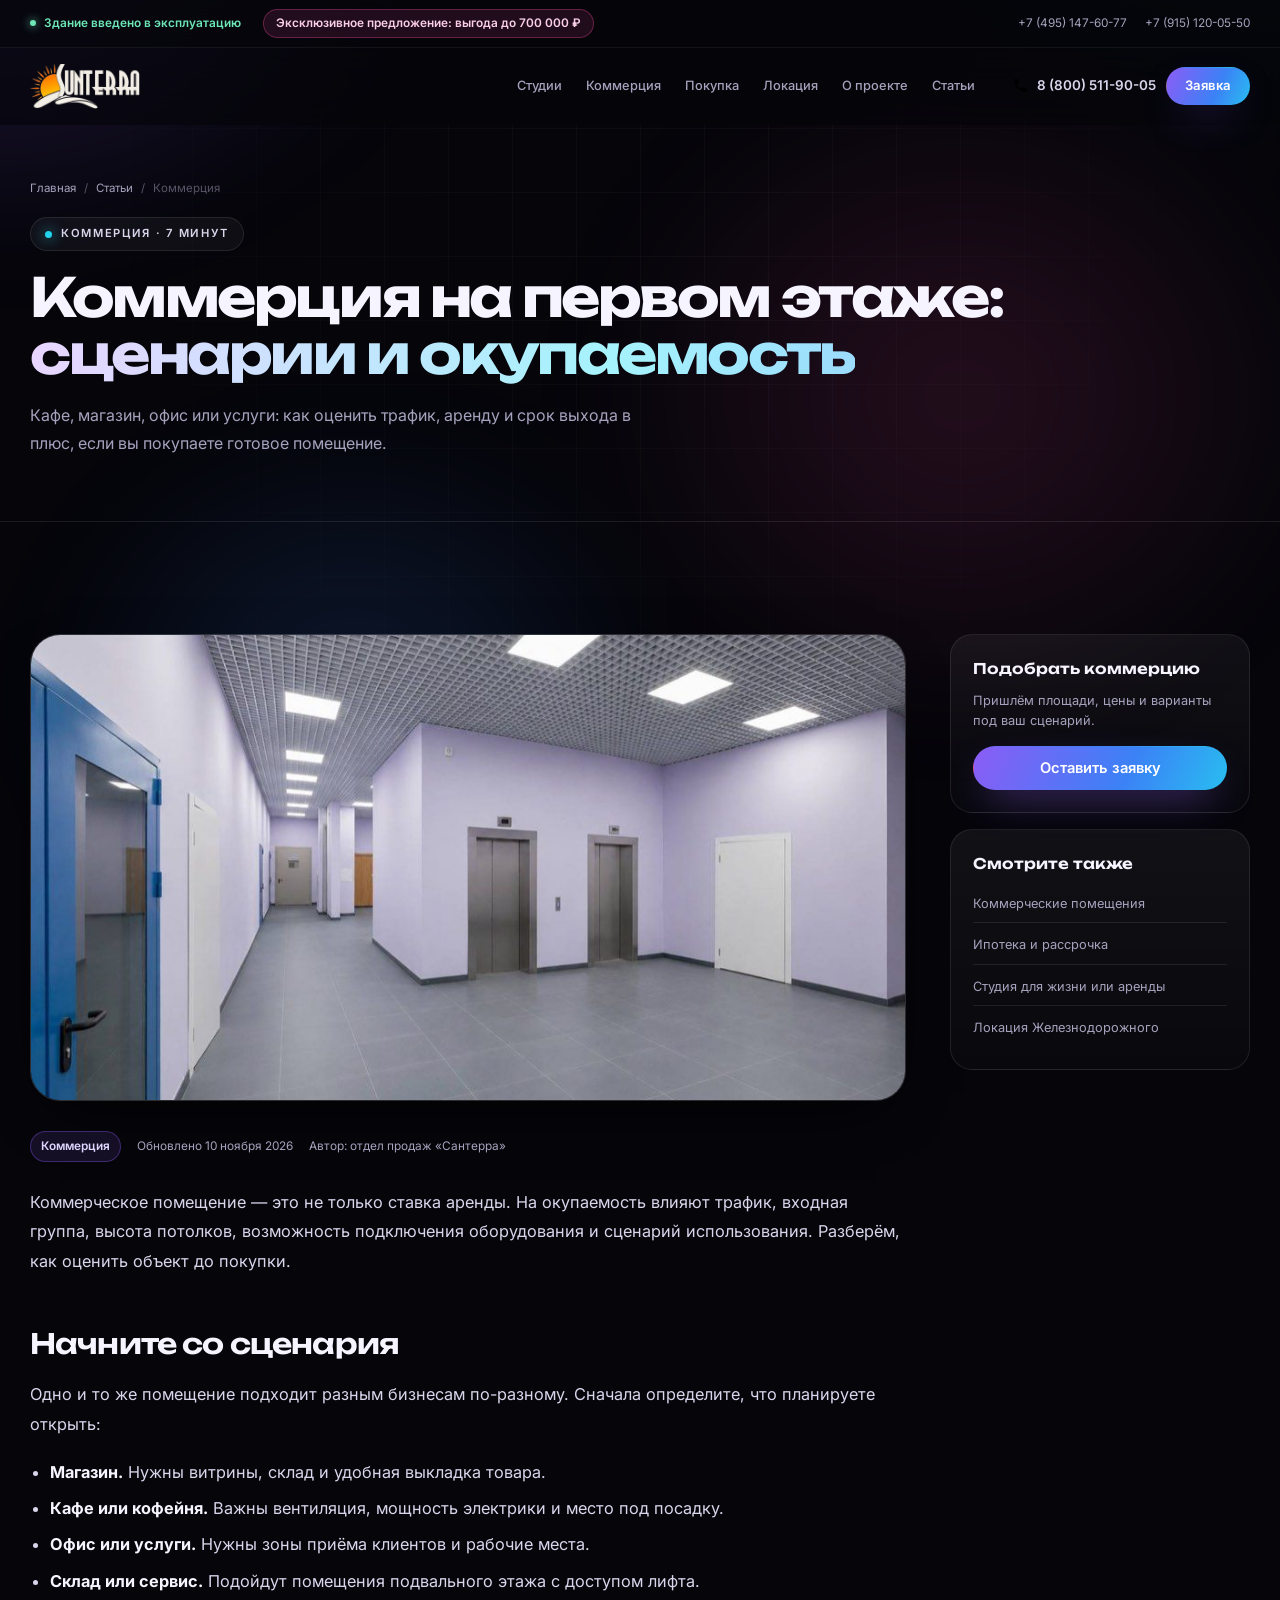
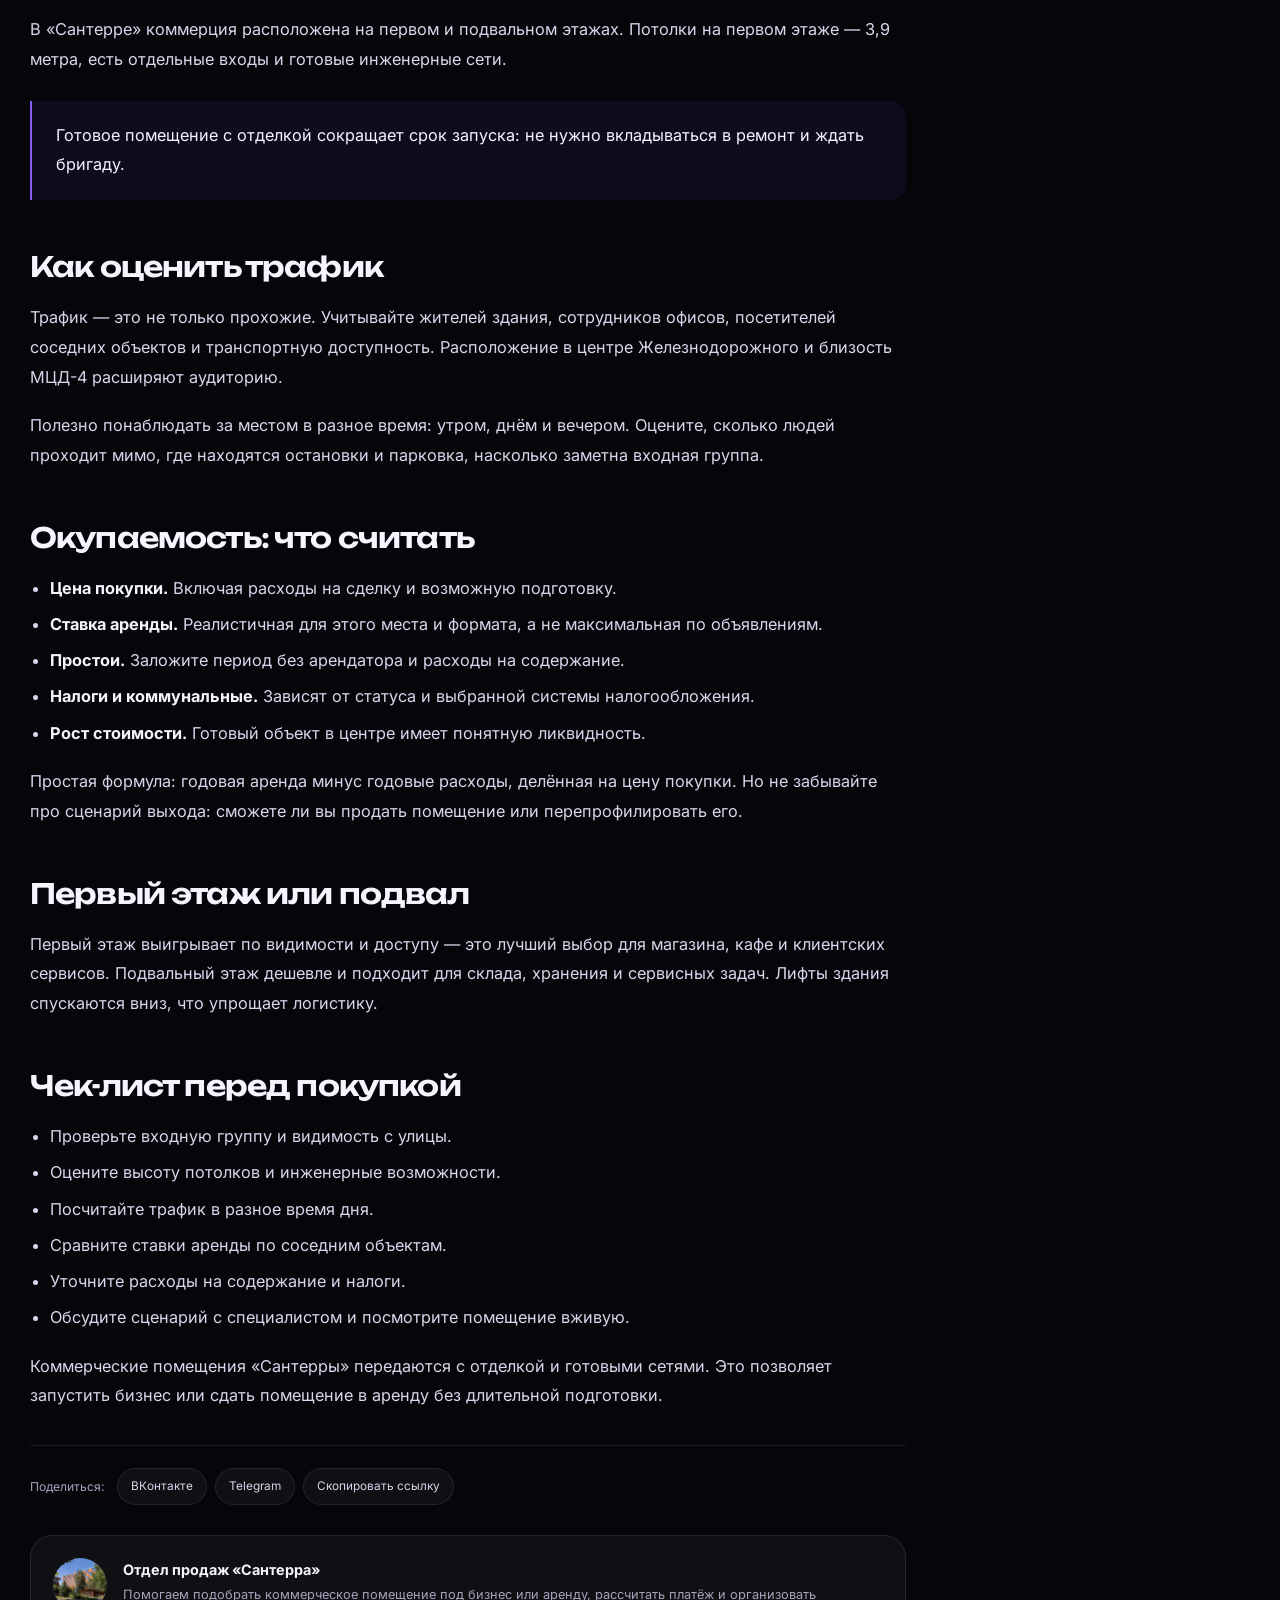
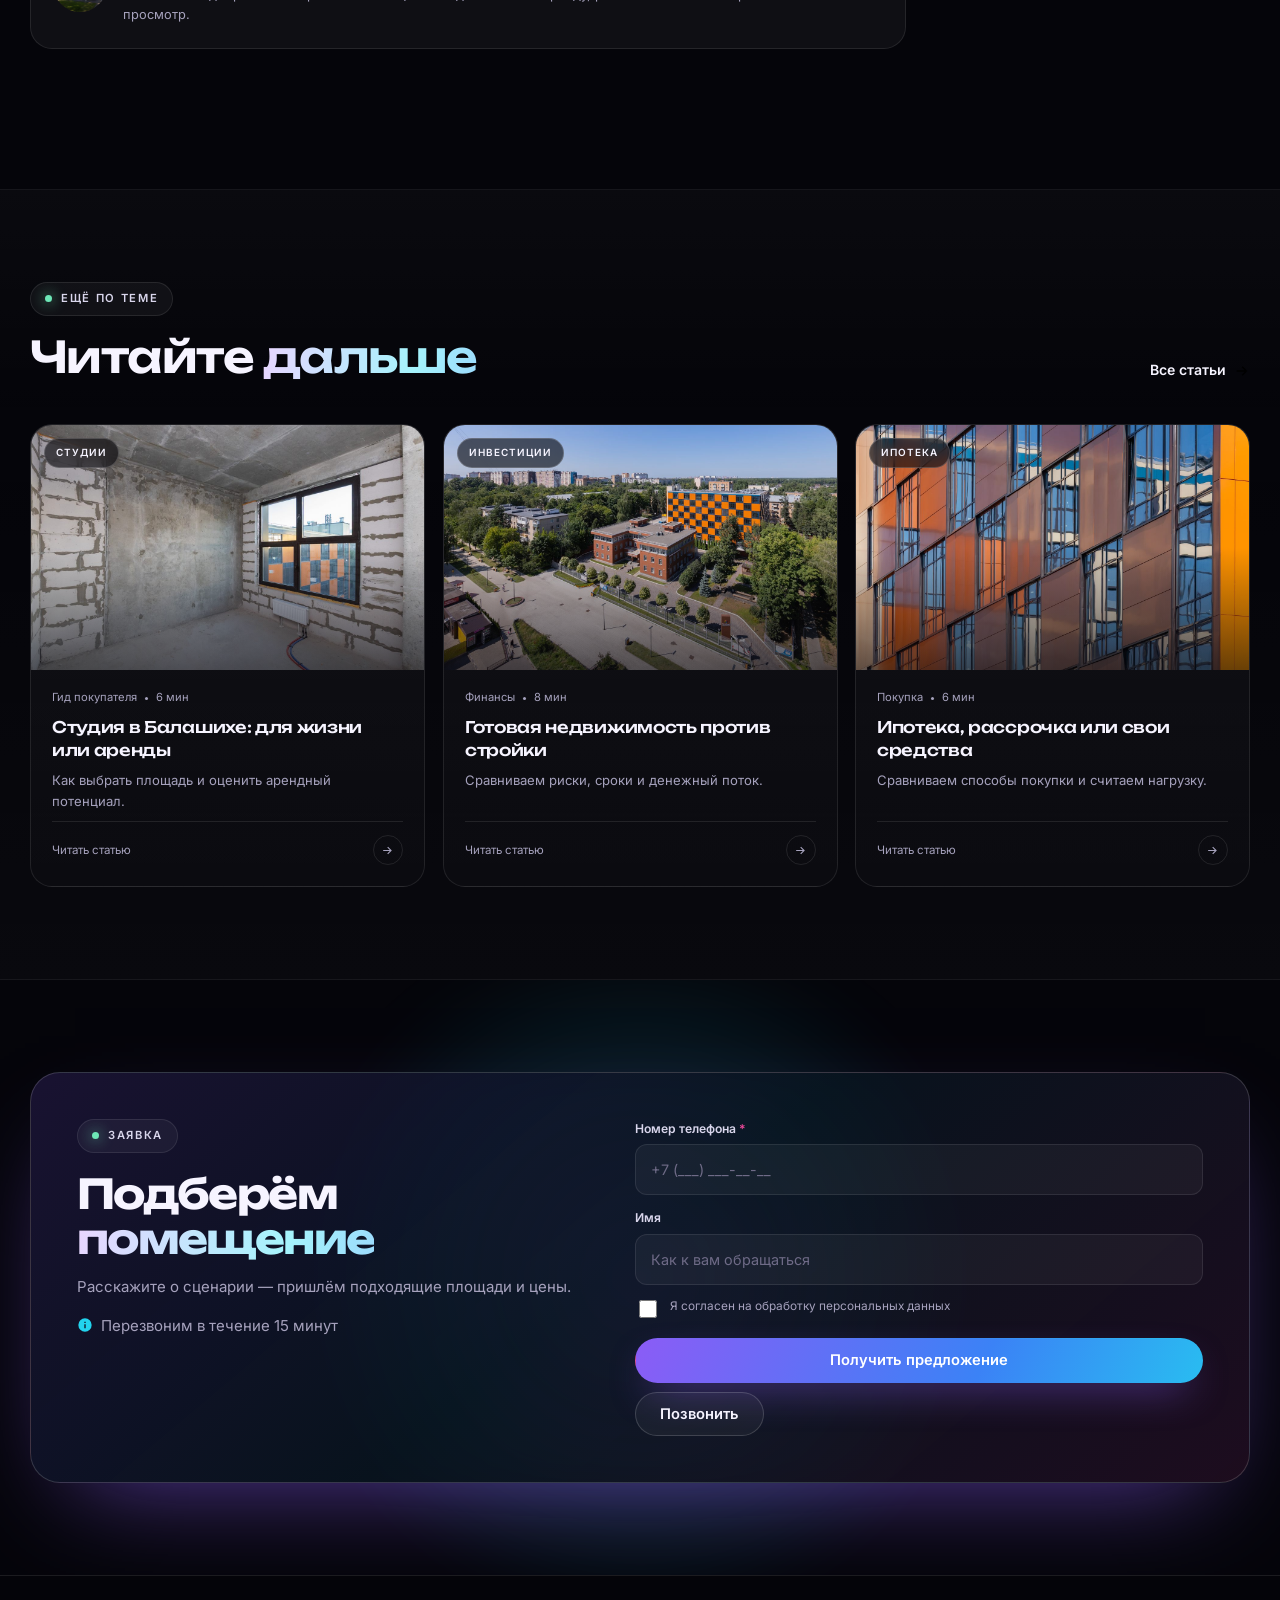
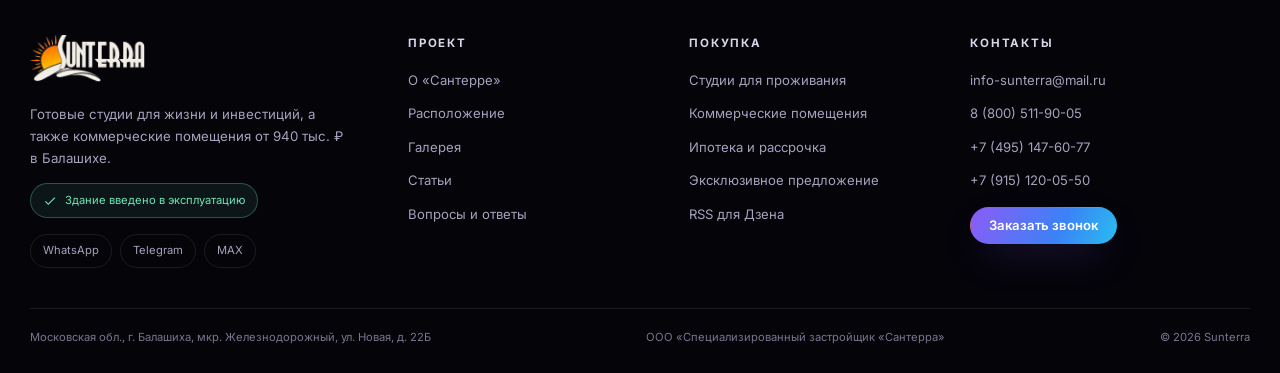
<file: article-commercial.html>
<!DOCTYPE html>
<html lang="ru">
<head>
  <meta charset="UTF-8">
  <meta name="viewport" content="width=device-width, initial-scale=1.0, viewport-fit=cover">
  <title>Коммерция на первом этаже: сценарии и окупаемость — «Сантерра»</title>
  <meta name="description" content="Как выбрать коммерческое помещение в Балашихе: сценарии использования, трафик, аренда и окупаемость. Разбираем первый и подвальный этажи «Сантерры».">
  <meta name="theme-color" content="#05050a">
  <meta name="robots" content="index, follow">
  <meta property="og:type" content="article">
  <meta property="og:locale" content="ru_RU">
  <meta property="og:site_name" content="Сантерра">
  <meta property="og:title" content="Коммерция на первом этаже: сценарии и окупаемость">
  <meta property="og:description" content="Кафе, магазин, офис или услуги: как оценить трафик, аренду и срок выхода в плюс.">
  <meta property="og:image" content="https://apartamenty.poprostomy.ru/images/photos/commercial-2.jpg">
  <meta property="og:url" content="https://apartamenty.poprostomy.ru/article-commercial.html">
  <meta name="twitter:card" content="summary_large_image">
  <link rel="canonical" href="https://apartamenty.poprostomy.ru/article-commercial.html">
  <link rel="icon" href="images/favicon.svg" type="image/svg+xml">
  <link rel="alternate" type="application/rss+xml" title="Сантерра — RSS" href="rss.xml">
  <link rel="alternate" type="application/rss+xml" title="Сантерра — лента для Дзена" href="dzen.xml">
  <link rel="preconnect" href="https://fonts.googleapis.com">
  <link rel="preconnect" href="https://fonts.gstatic.com" crossorigin>
  <link href="https://fonts.googleapis.com/css2?family=Inter:wght@400;500;600;700&family=Unbounded:wght@400;500;600;700&display=swap" rel="stylesheet">
  <link rel="stylesheet" href="styles.css">
  <script src="script.js" defer></script>
</head>
<body class="page-inner">

  <a class="skip-link" href="#main">Перейти к содержанию</a>
  <div class="reading-progress" aria-hidden="true"><span data-reading-progress></span></div>
  <div class="scroll-progress" aria-hidden="true"><span id="scroll-bar"></span></div>

  <div class="topline">
    <div class="container topline__inner">
      <span class="topline__status">Здание введено в эксплуатацию</span>
      <a class="topline__promo" href="index.html#exclusive">Эксклюзивное предложение: выгода до 700 000 ₽</a>
      <div class="topline__contacts"><a href="tel:+74951476077">+7 (495) 147-60-77</a><a href="tel:+79151200550">+7 (915) 120-05-50</a></div>
    </div>
  </div>

  <header class="site-header">
    <div class="container header-inner">
      <a class="logo" href="index.html" aria-label="Сантерра — на главную"><img src="images/logo-light.png" alt="Сантерра" width="180" height="75" decoding="async"></a>
      <nav class="main-nav" aria-label="Основная навигация"><a href="studios.html">Студии</a><a href="commercial.html">Коммерция</a><a href="invest.html">Покупка</a><a href="location.html">Локация</a><a href="about.html">О проекте</a><a href="articles.html">Статьи</a></nav>
      <div class="header-actions">
        <a class="header-phone" href="tel:88005119005" aria-label="Позвонить 8 (800) 511-90-05"><svg viewBox="0 0 24 24" aria-hidden="true"><path d="M6.6 10.8a15.1 15.1 0 0 0 6.6 6.6l2.2-2.2c.3-.3.7-.4 1-.2 1.2.4 2.4.6 3.7.6.6 0 1 .4 1 1V20c0 .6-.4 1-1 1A17 17 0 0 1 3 4c0-.6.4-1 1-1h3.5c.6 0 1 .4 1 1 0 1.3.2 2.5.6 3.7.1.3 0 .7-.2 1l-2.3 2.1Z"/></svg><span>8 (800) 511-90-05</span></a>
        <button class="btn btn--primary btn--small header-cta" type="button" data-modal-open>Заявка</button>
        <button class="burger" id="menu-toggle" type="button" aria-expanded="false" aria-controls="mobile-menu" aria-label="Открыть меню"><span></span><span></span><span></span></button>
      </div>
    </div>
    <div class="mobile-menu" id="mobile-menu" aria-hidden="true">
      <nav class="mobile-menu__nav" aria-label="Мобильная навигация">
        <a href="studios.html">Студии<span>Готовые помещения для жизни и аренды</span></a>
        <a href="commercial.html">Коммерция<span>Первый и подвальный этажи</span></a>
        <a href="invest.html">Покупка<span>Ипотека, рассрочка, эскроу</span></a>
        <a href="location.html">Локация<span>Балашиха, ул. Новая, 22Б</span></a>
        <a href="about.html">О проекте<span>Архитектура и преимущества</span></a>
        <a href="articles.html">Статьи<span>Гид по недвижимости и аренде</span></a>
        <a href="rss.xml">RSS-лента<span>Обновления проекта</span></a>
      </nav>
      <div class="mobile-menu__foot"><a class="btn btn--primary" href="tel:88005119005">8 (800) 511-90-05</a><button class="btn btn--ghost" type="button" data-modal-open>Оставить заявку</button></div>
    </div>
  </header>

  <main id="main">

    <section class="page-hero">
      <div class="container">
        <nav class="breadcrumbs" aria-label="Хлебные крошки"><a href="index.html">Главная</a><span>/</span><a href="articles.html">Статьи</a><span>/</span><span>Коммерция</span></nav>
        <span class="eyebrow eyebrow--cyan">Коммерция · 7 минут</span>
        <h1>Коммерция на первом этаже: <span class="grad">сценарии и окупаемость</span></h1>
        <p class="lead">Кафе, магазин, офис или услуги: как оценить трафик, аренду и срок выхода в плюс, если вы покупаете готовое помещение.</p>
      </div>
    </section>

    <section class="section section--tight">
      <div class="container">
        <div class="article-layout">
          <div class="article-main">
            <figure class="article-cover"><img src="images/photos/commercial-2.jpg" alt="Коммерческое помещение на первом этаже «Сантерры»" width="1300" height="867"></figure>
            <div class="article-meta"><span class="cat">Коммерция</span><span>Обновлено 10 ноября 2026</span><span>Автор: отдел продаж «Сантерра»</span></div>

            <div class="prose" data-article-body>
              <p>Коммерческое помещение — это не только ставка аренды. На окупаемость влияют трафик, входная группа, высота потолков, возможность подключения оборудования и сценарий использования. Разберём, как оценить объект до покупки.</p>

              <h2>Начните со сценария</h2>
              <p>Одно и то же помещение подходит разным бизнесам по-разному. Сначала определите, что планируете открыть:</p>
              <ul>
                <li><strong>Магазин.</strong> Нужны витрины, склад и удобная выкладка товара.</li>
                <li><strong>Кафе или кофейня.</strong> Важны вентиляция, мощность электрики и место под посадку.</li>
                <li><strong>Офис или услуги.</strong> Нужны зоны приёма клиентов и рабочие места.</li>
                <li><strong>Склад или сервис.</strong> Подойдут помещения подвального этажа с доступом лифта.</li>
              </ul>
              <p>В «Сантерре» коммерция расположена на первом и подвальном этажах. Потолки на первом этаже — 3,9 метра, есть отдельные входы и готовые инженерные сети.</p>

              <blockquote>Готовое помещение с отделкой сокращает срок запуска: не нужно вкладываться в ремонт и ждать бригаду.</blockquote>

              <h2>Как оценить трафик</h2>
              <p>Трафик — это не только прохожие. Учитывайте жителей здания, сотрудников офисов, посетителей соседних объектов и транспортную доступность. Расположение в центре Железнодорожного и близость МЦД-4 расширяют аудиторию.</p>
              <p>Полезно понаблюдать за местом в разное время: утром, днём и вечером. Оцените, сколько людей проходит мимо, где находятся остановки и парковка, насколько заметна входная группа.</p>

              <h2>Окупаемость: что считать</h2>
              <ul>
                <li><strong>Цена покупки.</strong> Включая расходы на сделку и возможную подготовку.</li>
                <li><strong>Ставка аренды.</strong> Реалистичная для этого места и формата, а не максимальная по объявлениям.</li>
                <li><strong>Простои.</strong> Заложите период без арендатора и расходы на содержание.</li>
                <li><strong>Налоги и коммунальные.</strong> Зависят от статуса и выбранной системы налогообложения.</li>
                <li><strong>Рост стоимости.</strong> Готовый объект в центре имеет понятную ликвидность.</li>
              </ul>
              <p>Простая формула: годовая аренда минус годовые расходы, делённая на цену покупки. Но не забывайте про сценарий выхода: сможете ли вы продать помещение или перепрофилировать его.</p>

              <h2>Первый этаж или подвал</h2>
              <p>Первый этаж выигрывает по видимости и доступу — это лучший выбор для магазина, кафе и клиентских сервисов. Подвальный этаж дешевле и подходит для склада, хранения и сервисных задач. Лифты здания спускаются вниз, что упрощает логистику.</p>

              <h2>Чек-лист перед покупкой</h2>
              <ul>
                <li>Проверьте входную группу и видимость с улицы.</li>
                <li>Оцените высоту потолков и инженерные возможности.</li>
                <li>Посчитайте трафик в разное время дня.</li>
                <li>Сравните ставки аренды по соседним объектам.</li>
                <li>Уточните расходы на содержание и налоги.</li>
                <li>Обсудите сценарий с специалистом и посмотрите помещение вживую.</li>
              </ul>

              <p>Коммерческие помещения «Сантерры» передаются с отделкой и готовыми сетями. Это позволяет запустить бизнес или сдать помещение в аренду без длительной подготовки.</p>
            </div>

            <div class="share-inline"><span>Поделиться:</span><button class="share-btn" type="button" data-share="vk">ВКонтакте</button><button class="share-btn" type="button" data-share="tg">Telegram</button><button class="share-btn" type="button" data-share="copy">Скопировать ссылку</button></div>

            <div class="author-box"><img src="images/photos/lobby-1.jpg" alt="Отдел продаж «Сантерра»" width="54" height="54" loading="lazy" decoding="async"><div><b>Отдел продаж «Сантерра»</b><p>Помогаем подобрать коммерческое помещение под бизнес или аренду, рассчитать платёж и организовать просмотр.</p></div></div>
          </div>

          <aside class="article-aside">
            <div class="aside-card"><h3>Подобрать коммерцию</h3><p>Пришлём площади, цены и варианты под ваш сценарий.</p><button class="btn btn--primary" type="button" data-modal-open data-format="Коммерческое помещение">Оставить заявку</button></div>
            <div class="aside-card"><h3>Смотрите также</h3><ul class="aside-links"><li><a href="commercial.html">Коммерческие помещения</a></li><li><a href="invest.html">Ипотека и рассрочка</a></li><li><a href="article-studios.html">Студия для жизни или аренды</a></li><li><a href="article-location.html">Локация Железнодорожного</a></li></ul></div>
          </aside>
        </div>
      </div>
    </section>

    <section class="section section--soft">
      <div class="container">
        <div class="section-head reveal"><div class="section-head__text"><span class="eyebrow">Ещё по теме</span><h2>Читайте <span class="grad">дальше</span></h2></div><a class="text-link" href="articles.html">Все статьи <svg viewBox="0 0 24 24" aria-hidden="true"><path d="M13 5l7 7-7 7-1.4-1.4 4.6-4.6H4v-2h12.2l-4.6-4.6L13 5Z"/></svg></a></div>
        <div class="related-grid">
          <article class="article-card reveal"><a class="article-card__media" href="article-studios.html"><img src="images/photos/studio-4.jpg" alt="Студия" width="1300" height="867" loading="lazy" decoding="async"><span class="article-card__cat">Студии</span></a><div class="article-card__body"><div class="article-card__meta"><span>Гид покупателя</span><span class="dot"></span><span>6 мин</span></div><h3><a href="article-studios.html">Студия в Балашихе: для жизни или аренды</a></h3><p>Как выбрать площадь и оценить арендный потенциал.</p><div class="article-card__foot"><span>Читать статью</span><span class="article-card__arrow"><svg viewBox="0 0 24 24"><path d="M13 5l7 7-7 7-1.4-1.4 4.6-4.6H4v-2h12.2l-4.6-4.6L13 5Z"/></svg></span></div></div></article>
          <article class="article-card reveal" data-delay="1"><a class="article-card__media" href="article-investment.html"><img src="images/photos/facade-4.jpg" alt="Готовое здание" width="1300" height="867" loading="lazy" decoding="async"><span class="article-card__cat">Инвестиции</span></a><div class="article-card__body"><div class="article-card__meta"><span>Финансы</span><span class="dot"></span><span>8 мин</span></div><h3><a href="article-investment.html">Готовая недвижимость против стройки</a></h3><p>Сравниваем риски, сроки и денежный поток.</p><div class="article-card__foot"><span>Читать статью</span><span class="article-card__arrow"><svg viewBox="0 0 24 24"><path d="M13 5l7 7-7 7-1.4-1.4 4.6-4.6H4v-2h12.2l-4.6-4.6L13 5Z"/></svg></span></div></div></article>
          <article class="article-card reveal" data-delay="2"><a class="article-card__media" href="article-mortgage.html"><img src="images/photos/facade-6.jpg" alt="Здание «Сантерра»" width="1300" height="867" loading="lazy" decoding="async"><span class="article-card__cat">Ипотека</span></a><div class="article-card__body"><div class="article-card__meta"><span>Покупка</span><span class="dot"></span><span>6 мин</span></div><h3><a href="article-mortgage.html">Ипотека, рассрочка или свои средства</a></h3><p>Сравниваем способы покупки и считаем нагрузку.</p><div class="article-card__foot"><span>Читать статью</span><span class="article-card__arrow"><svg viewBox="0 0 24 24"><path d="M13 5l7 7-7 7-1.4-1.4 4.6-4.6H4v-2h12.2l-4.6-4.6L13 5Z"/></svg></span></div></div></article>
        </div>
      </div>
    </section>

    <section class="section cta">
      <div class="cta__glow" aria-hidden="true"></div>
      <div class="container">
        <div class="cta__panel reveal">
          <div class="cta__copy"><span class="eyebrow">Заявка</span><h2>Подберём <span class="grad">помещение</span></h2><p>Расскажите о сценарии — пришлём подходящие площади и цены.</p><p class="note"><svg viewBox="0 0 24 24" aria-hidden="true"><path d="M12 2a10 10 0 1 0 0 20 10 10 0 0 0 0-20Zm1 15h-2v-6h2v6Zm0-8h-2V7h2v2Z"/></svg>Перезвоним в течение 15 минут</p></div>
          <form class="form" id="lead-form" action="send.php" method="post" novalidate>
            <div class="hp" aria-hidden="true"><label for="lead-company">Не заполняйте это поле</label><input type="text" id="lead-company" name="company" tabindex="-1" autocomplete="off"></div>
            <input type="hidden" name="source" value="Статья о коммерции — заявка"><input type="hidden" name="format" value="Коммерческое помещение">
            <div class="field"><label for="lead-phone">Номер телефона <span class="req">*</span></label><input type="tel" id="lead-phone" name="phone" inputmode="tel" autocomplete="tel" placeholder="+7 (___) ___-__-__" data-phone aria-describedby="lead-phone-error" required><p class="field-error" id="lead-phone-error" aria-live="polite"></p></div>
            <div class="field"><label for="lead-name">Имя</label><input type="text" id="lead-name" name="name" autocomplete="name" placeholder="Как к вам обращаться"><p class="field-error" id="lead-name-error" aria-live="polite"></p></div>
            <div class="check"><input type="checkbox" id="lead-consent" name="consent" value="yes" data-consent aria-describedby="lead-consent-error"><label for="lead-consent">Я согласен на обработку персональных данных</label></div>
            <p class="field-error" id="lead-consent-error" aria-live="polite"></p>
            <div class="actions"><button class="btn btn--primary btn--block" type="submit">Получить предложение</button><a class="btn btn--ghost" href="tel:88005119005">Позвонить</a></div>
            <p class="form-status" role="status" aria-live="polite"></p>
          </form>
        </div>
      </div>
    </section>

  </main>

  <footer class="site-footer">
    <div class="container footer-grid">
      <div class="footer-brand"><a class="logo" href="index.html" aria-label="Сантерра — на главную"><img src="images/logo-light.png" alt="Сантерра" width="180" height="75" loading="lazy" decoding="async"></a><p>Готовые студии для жизни и инвестиций, а также коммерческие помещения от 940 тыс. ₽ в Балашихе.</p><p class="footer-status"><svg viewBox="0 0 24 24" aria-hidden="true"><path d="M9 16.2 4.8 12l-1.4 1.4L9 19 21 7l-1.4-1.4L9 16.2Z"/></svg>Здание введено в эксплуатацию</p><div class="socials"><a href="https://api.whatsapp.com/send?phone=79151200550" target="_blank" rel="noopener">WhatsApp</a><a href="https://t.me/+79151200550" target="_blank" rel="noopener">Telegram</a><a href="https://max.ru/u/f9LHodD0cOJLvzLzxvuKpFIgym3FapHnvrk9cvRB6W5Wqkvv6KdQNrgieGY" target="_blank" rel="noopener">MAX</a></div></div>
      <nav class="footer-col" aria-label="Разделы проекта"><h3>Проект</h3><ul><li><a href="about.html">О «Сантерре»</a></li><li><a href="location.html">Расположение</a></li><li><a href="about.html#gallery">Галерея</a></li><li><a href="articles.html">Статьи</a></li><li><a href="index.html#faq">Вопросы и ответы</a></li></ul></nav>
      <nav class="footer-col" aria-label="Покупка и форматы"><h3>Покупка</h3><ul><li><a href="studios.html">Студии для проживания</a></li><li><a href="commercial.html">Коммерческие помещения</a></li><li><a href="invest.html">Ипотека и рассрочка</a></li><li><a href="index.html#exclusive">Эксклюзивное предложение</a></li><li><a href="dzen.xml" target="_blank" rel="noopener">RSS для Дзена</a></li></ul></nav>
      <div class="footer-col footer-contacts"><h3>Контакты</h3><ul><li><a href="mailto:info-sunterra@mail.ru">info-sunterra@mail.ru</a></li><li><a href="tel:88005119005">8 (800) 511-90-05</a></li><li><a href="tel:+74951476077">+7 (495) 147-60-77</a></li><li><a href="tel:+79151200550">+7 (915) 120-05-50</a></li></ul><button class="btn btn--primary btn--small" type="button" data-modal-open>Заказать звонок</button></div>
    </div>
    <div class="container footer-bottom"><p>Московская обл., г. Балашиха, мкр. Железнодорожный, ул. Новая, д. 22Б</p><p>ООО «Специализированный застройщик «Сантерра»</p><p>© <span data-year>2026</span> Sunterra</p></div>
  </footer>

  <div class="mobile-bar" aria-label="Быстрые действия"><a class="btn btn--ghost" href="tel:88005119005">Позвонить</a><button class="btn btn--primary" type="button" data-modal-open>Оставить заявку</button></div>
  <button class="to-top" id="to-top" type="button" aria-label="Наверх"><svg viewBox="0 0 24 24" aria-hidden="true"><path d="M12 4 4 12h6v8h4v-8h6L12 4Z"/></svg></button>

  <div class="modal" id="callback-modal" hidden>
    <div class="modal__backdrop" data-modal-close></div>
    <div class="modal__dialog" role="dialog" aria-modal="true" aria-labelledby="modal-title">
      <button class="modal__close" type="button" data-modal-close aria-label="Закрыть">✕</button>
      <h2 id="modal-title">Заказать звонок</h2>
      <p class="modal__lead">Оставьте номер телефона — специалист свяжется с вами и ответит на вопросы.</p>
      <form class="form" id="callback-form" action="send.php" method="post" novalidate>
        <div class="hp" aria-hidden="true"><label for="cb-company">Не заполняйте это поле</label><input type="text" id="cb-company" name="company" tabindex="-1" autocomplete="off"></div>
        <input type="hidden" name="source" value="Модальное окно">
        <div class="field"><label for="cb-format">Формат помещения</label><select id="cb-format" name="format"><option value="Нужна консультация">Нужна консультация</option><option value="Студия">Студия</option><option value="Коммерческое помещение">Коммерческое помещение</option><option value="Эксклюзивное предложение">Эксклюзивное предложение</option></select></div>
        <div class="field"><label for="cb-name">Имя</label><input type="text" id="cb-name" name="name" autocomplete="name" placeholder="Как к вам обращаться"><p class="field-error" id="cb-name-error" aria-live="polite"></p></div>
        <div class="field"><label for="cb-phone">Номер телефона <span class="req">*</span></label><input type="tel" id="cb-phone" name="phone" inputmode="tel" autocomplete="tel" placeholder="+7 (___) ___-__-__" data-phone aria-describedby="cb-phone-error" required><p class="field-error" id="cb-phone-error" aria-live="polite"></p></div>
        <div class="check"><input type="checkbox" id="cb-consent" name="consent" value="yes" data-consent aria-describedby="cb-consent-error"><label for="cb-consent">Я согласен на обработку персональных данных</label></div>
        <p class="field-error" id="cb-consent-error" aria-live="polite"></p>
        <div class="actions"><button class="btn btn--primary btn--block" type="submit">Жду звонка</button></div>
        <p class="form-status" role="status" aria-live="polite"></p>
      </form>
    </div>
  </div>

  <div class="lightbox" id="lightbox" hidden>
    <button class="lightbox__close" type="button" data-lightbox-close aria-label="Закрыть">✕</button>
    <button class="lightbox__nav lightbox__nav--prev" type="button" data-lightbox-prev aria-label="Предыдущее фото">‹</button>
    <figure class="lightbox__figure"><img id="lightbox-img" alt=""><figcaption id="lightbox-caption"></figcaption></figure>
    <button class="lightbox__nav lightbox__nav--next" type="button" data-lightbox-next aria-label="Следующее фото">›</button>
  </div>

</body>
</html>
</file>
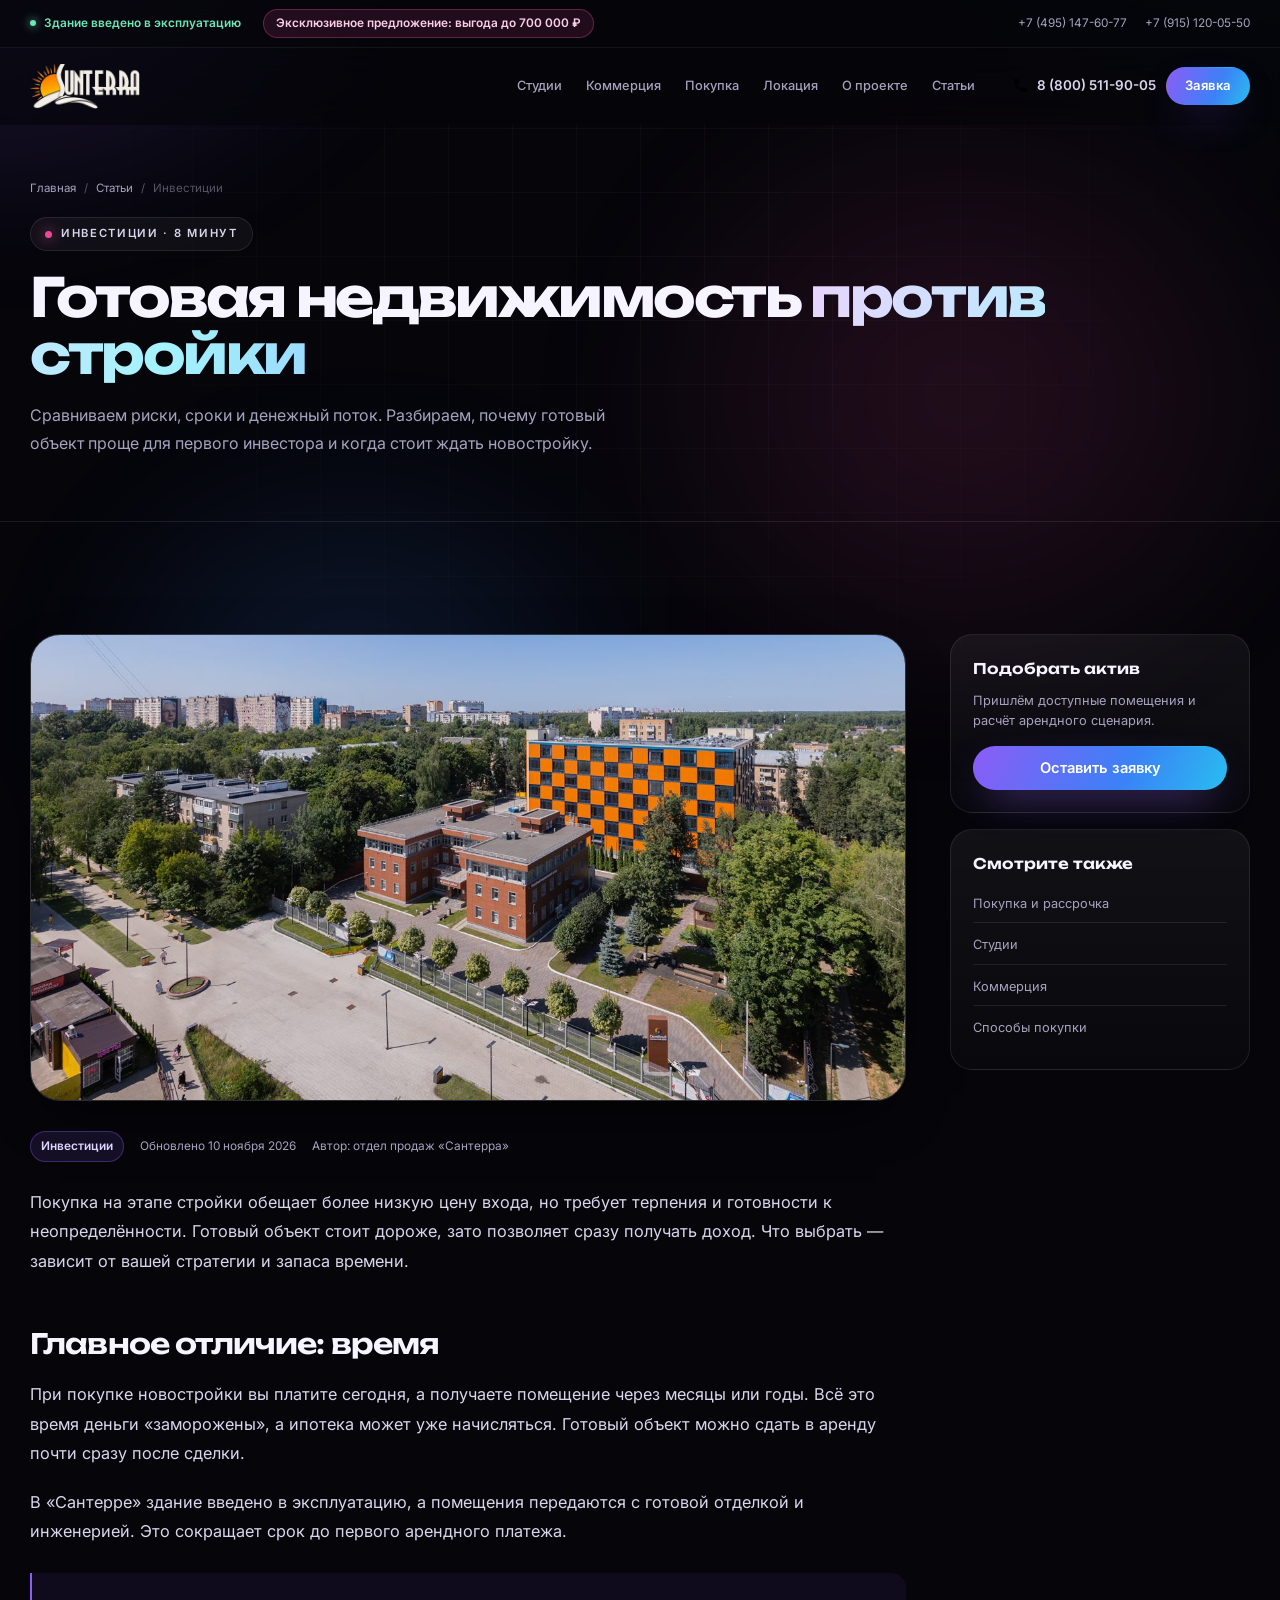
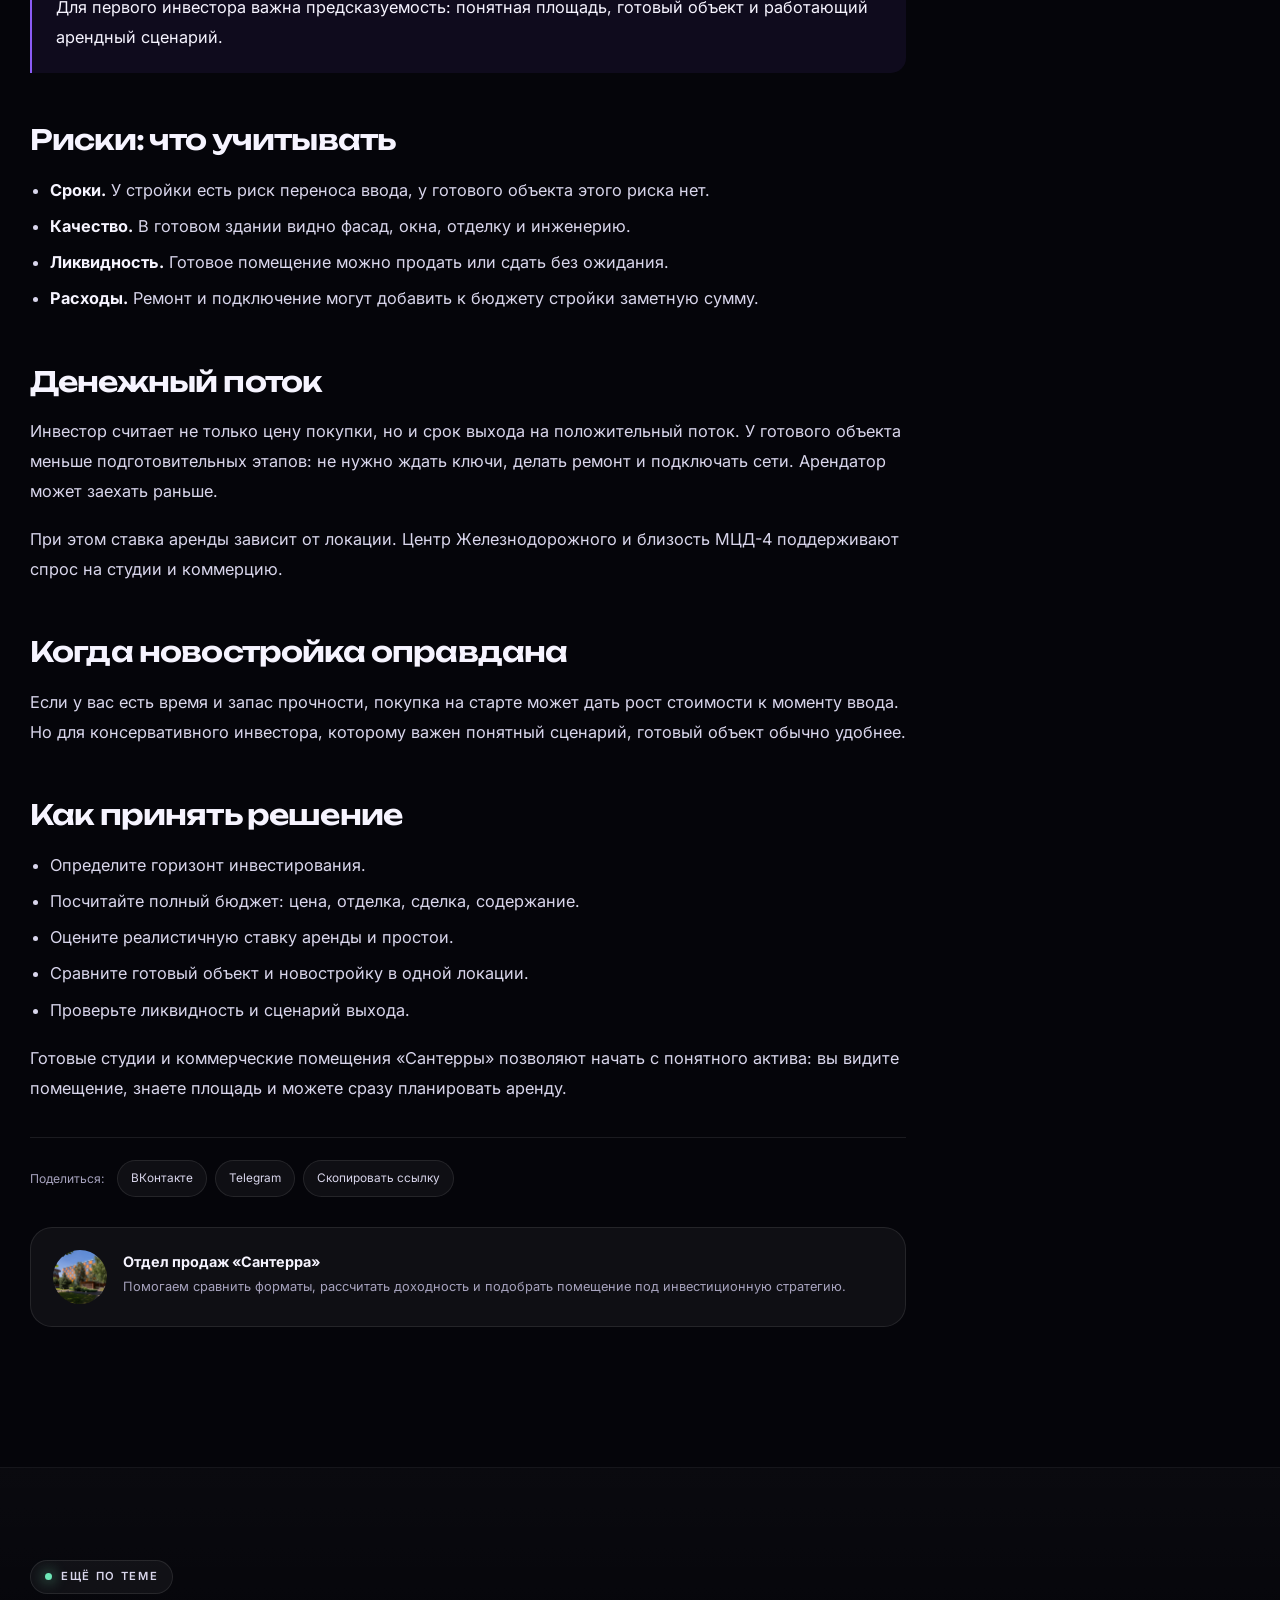
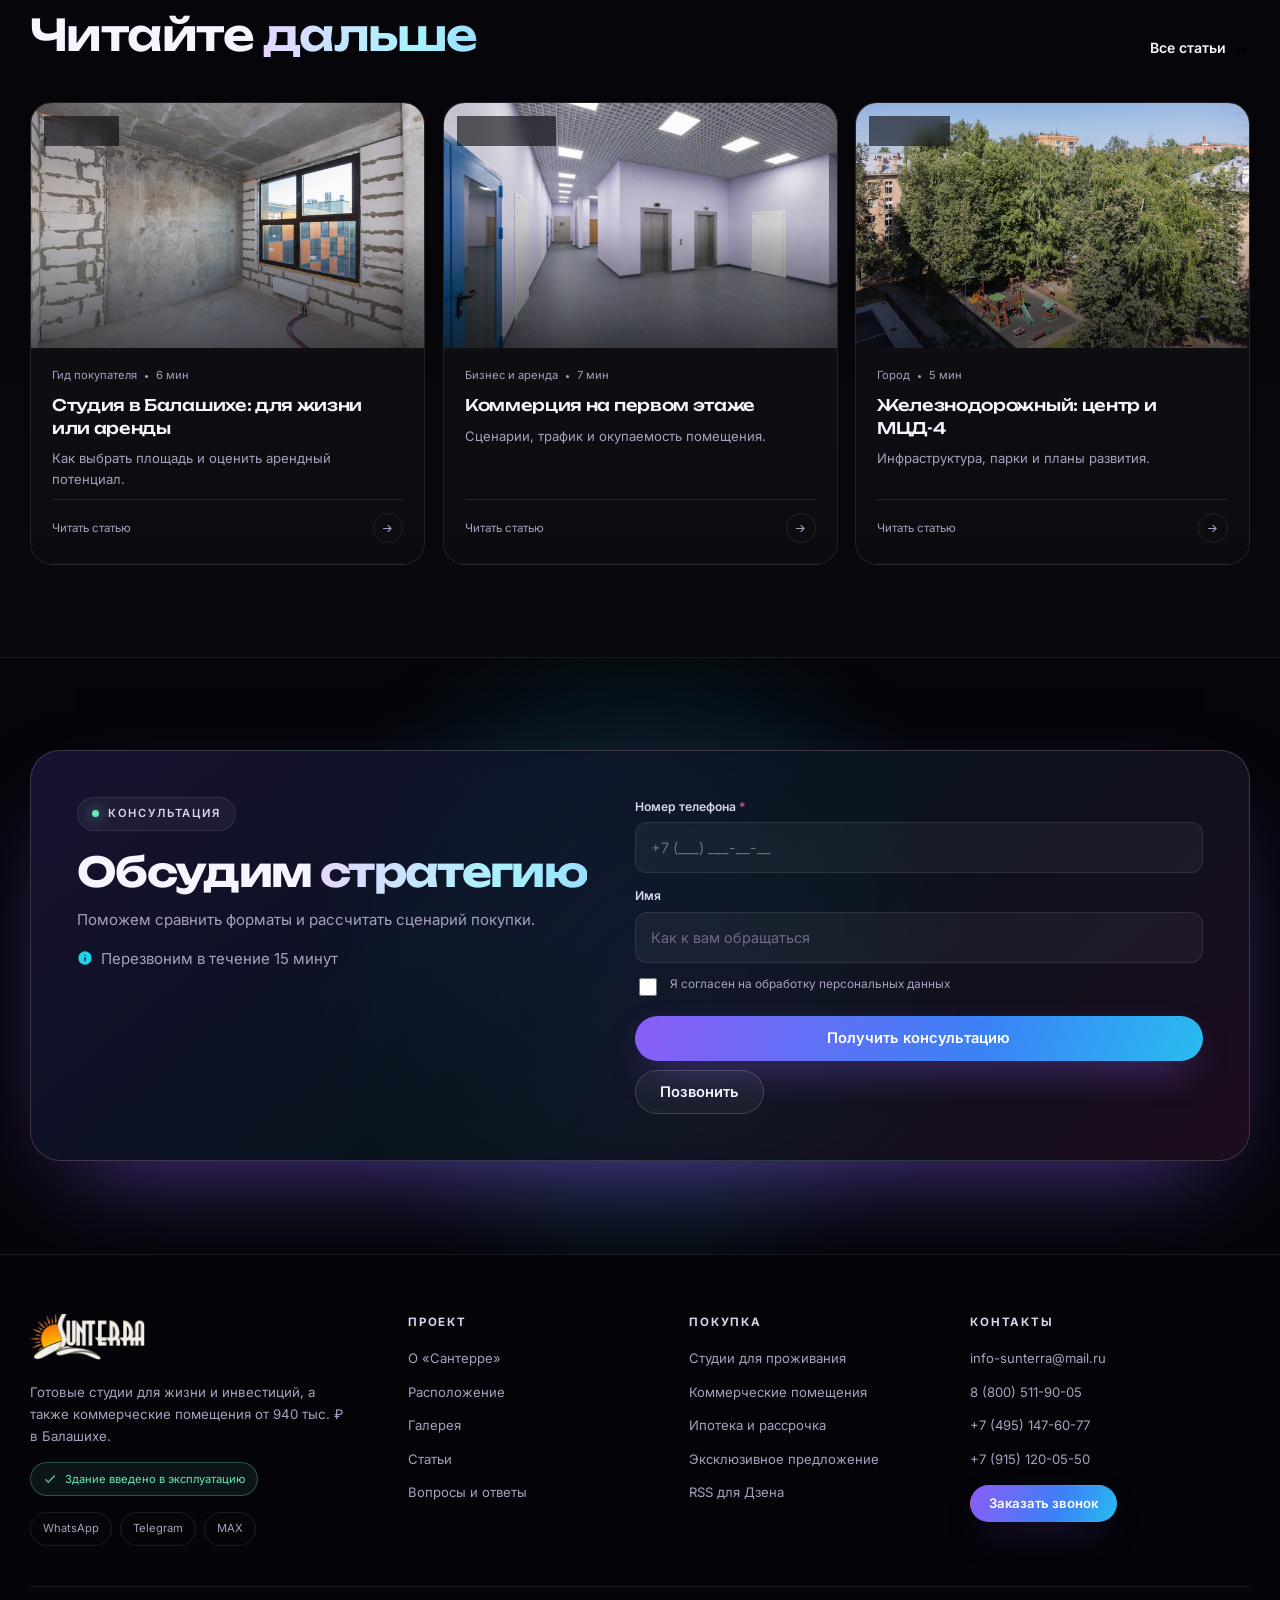
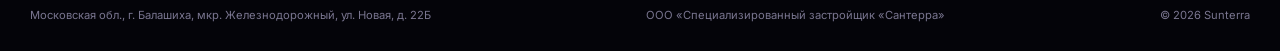
<file: article-investment.html>
<!DOCTYPE html>
<html lang="ru">
<head>
  <meta charset="UTF-8">
  <meta name="viewport" content="width=device-width, initial-scale=1.0, viewport-fit=cover">
  <title>Готовая недвижимость против стройки: что выгоднее — «Сантерра»</title>
  <meta name="description" content="Сравниваем покупку готового помещения и новостройки: риски, сроки, денежный поток и расходы. Почему готовый объект проще для первого инвестора.">
  <meta name="theme-color" content="#05050a">
  <meta name="robots" content="index, follow">
  <meta property="og:type" content="article">
  <meta property="og:locale" content="ru_RU">
  <meta property="og:site_name" content="Сантерра">
  <meta property="og:title" content="Готовая недвижимость против стройки: что выгоднее">
  <meta property="og:description" content="Сравниваем риски, сроки и денежный поток. Почему готовый объект проще для первого инвестора.">
  <meta property="og:image" content="https://apartamenty.poprostomy.ru/images/photos/facade-4.jpg">
  <meta property="og:url" content="https://apartamenty.poprostomy.ru/article-investment.html">
  <meta name="twitter:card" content="summary_large_image">
  <link rel="canonical" href="https://apartamenty.poprostomy.ru/article-investment.html">
  <link rel="icon" href="images/favicon.svg" type="image/svg+xml">
  <link rel="alternate" type="application/rss+xml" title="Сантерра — RSS" href="rss.xml">
  <link rel="alternate" type="application/rss+xml" title="Сантерра — лента для Дзена" href="dzen.xml">
  <link rel="preconnect" href="https://fonts.googleapis.com">
  <link rel="preconnect" href="https://fonts.gstatic.com" crossorigin>
  <link href="https://fonts.googleapis.com/css2?family=Inter:wght@400;500;600;700&family=Unbounded:wght@400;500;600;700&display=swap" rel="stylesheet">
  <link rel="stylesheet" href="styles.css">
  <script src="script.js" defer></script>
</head>
<body class="page-inner">

  <a class="skip-link" href="#main">Перейти к содержанию</a>
  <div class="reading-progress" aria-hidden="true"><span data-reading-progress></span></div>
  <div class="scroll-progress" aria-hidden="true"><span id="scroll-bar"></span></div>

  <div class="topline">
    <div class="container topline__inner">
      <span class="topline__status">Здание введено в эксплуатацию</span>
      <a class="topline__promo" href="index.html#exclusive">Эксклюзивное предложение: выгода до 700 000 ₽</a>
      <div class="topline__contacts"><a href="tel:+74951476077">+7 (495) 147-60-77</a><a href="tel:+79151200550">+7 (915) 120-05-50</a></div>
    </div>
  </div>

  <header class="site-header">
    <div class="container header-inner">
      <a class="logo" href="index.html" aria-label="Сантерра — на главную"><img src="images/logo-light.png" alt="Сантерра" width="180" height="75" decoding="async"></a>
      <nav class="main-nav" aria-label="Основная навигация"><a href="studios.html">Студии</a><a href="commercial.html">Коммерция</a><a href="invest.html">Покупка</a><a href="location.html">Локация</a><a href="about.html">О проекте</a><a href="articles.html">Статьи</a></nav>
      <div class="header-actions">
        <a class="header-phone" href="tel:88005119005" aria-label="Позвонить 8 (800) 511-90-05"><svg viewBox="0 0 24 24" aria-hidden="true"><path d="M6.6 10.8a15.1 15.1 0 0 0 6.6 6.6l2.2-2.2c.3-.3.7-.4 1-.2 1.2.4 2.4.6 3.7.6.6 0 1 .4 1 1V20c0 .6-.4 1-1 1A17 17 0 0 1 3 4c0-.6.4-1 1-1h3.5c.6 0 1 .4 1 1 0 1.3.2 2.5.6 3.7.1.3 0 .7-.2 1l-2.3 2.1Z"/></svg><span>8 (800) 511-90-05</span></a>
        <button class="btn btn--primary btn--small header-cta" type="button" data-modal-open>Заявка</button>
        <button class="burger" id="menu-toggle" type="button" aria-expanded="false" aria-controls="mobile-menu" aria-label="Открыть меню"><span></span><span></span><span></span></button>
      </div>
    </div>
    <div class="mobile-menu" id="mobile-menu" aria-hidden="true">
      <nav class="mobile-menu__nav" aria-label="Мобильная навигация">
        <a href="studios.html">Студии<span>Готовые помещения для жизни и аренды</span></a>
        <a href="commercial.html">Коммерция<span>Первый и подвальный этажи</span></a>
        <a href="invest.html">Покупка<span>Ипотека, рассрочка, эскроу</span></a>
        <a href="location.html">Локация<span>Балашиха, ул. Новая, 22Б</span></a>
        <a href="about.html">О проекте<span>Архитектура и преимущества</span></a>
        <a href="articles.html">Статьи<span>Гид по недвижимости и аренде</span></a>
        <a href="rss.xml">RSS-лента<span>Обновления проекта</span></a>
      </nav>
      <div class="mobile-menu__foot"><a class="btn btn--primary" href="tel:88005119005">8 (800) 511-90-05</a><button class="btn btn--ghost" type="button" data-modal-open>Оставить заявку</button></div>
    </div>
  </header>

  <main id="main">

    <section class="page-hero">
      <div class="container">
        <nav class="breadcrumbs" aria-label="Хлебные крошки"><a href="index.html">Главная</a><span>/</span><a href="articles.html">Статьи</a><span>/</span><span>Инвестиции</span></nav>
        <span class="eyebrow eyebrow--pink">Инвестиции · 8 минут</span>
        <h1>Готовая недвижимость <span class="grad">против стройки</span></h1>
        <p class="lead">Сравниваем риски, сроки и денежный поток. Разбираем, почему готовый объект проще для первого инвестора и когда стоит ждать новостройку.</p>
      </div>
    </section>

    <section class="section section--tight">
      <div class="container">
        <div class="article-layout">
          <div class="article-main">
            <figure class="article-cover"><img src="images/photos/facade-4.jpg" alt="Готовое здание «Сантерра»" width="1300" height="867"></figure>
            <div class="article-meta"><span class="cat">Инвестиции</span><span>Обновлено 10 ноября 2026</span><span>Автор: отдел продаж «Сантерра»</span></div>

            <div class="prose" data-article-body>
              <p>Покупка на этапе стройки обещает более низкую цену входа, но требует терпения и готовности к неопределённости. Готовый объект стоит дороже, зато позволяет сразу получать доход. Что выбрать — зависит от вашей стратегии и запаса времени.</p>

              <h2>Главное отличие: время</h2>
              <p>При покупке новостройки вы платите сегодня, а получаете помещение через месяцы или годы. Всё это время деньги «заморожены», а ипотека может уже начисляться. Готовый объект можно сдать в аренду почти сразу после сделки.</p>
              <p>В «Сантерре» здание введено в эксплуатацию, а помещения передаются с готовой отделкой и инженерией. Это сокращает срок до первого арендного платежа.</p>

              <blockquote>Для первого инвестора важна предсказуемость: понятная площадь, готовый объект и работающий арендный сценарий.</blockquote>

              <h2>Риски: что учитывать</h2>
              <ul>
                <li><strong>Сроки.</strong> У стройки есть риск переноса ввода, у готового объекта этого риска нет.</li>
                <li><strong>Качество.</strong> В готовом здании видно фасад, окна, отделку и инженерию.</li>
                <li><strong>Ликвидность.</strong> Готовое помещение можно продать или сдать без ожидания.</li>
                <li><strong>Расходы.</strong> Ремонт и подключение могут добавить к бюджету стройки заметную сумму.</li>
              </ul>

              <h2>Денежный поток</h2>
              <p>Инвестор считает не только цену покупки, но и срок выхода на положительный поток. У готового объекта меньше подготовительных этапов: не нужно ждать ключи, делать ремонт и подключать сети. Арендатор может заехать раньше.</p>
              <p>При этом ставка аренды зависит от локации. Центр Железнодорожного и близость МЦД-4 поддерживают спрос на студии и коммерцию.</p>

              <h2>Когда новостройка оправдана</h2>
              <p>Если у вас есть время и запас прочности, покупка на старте может дать рост стоимости к моменту ввода. Но для консервативного инвестора, которому важен понятный сценарий, готовый объект обычно удобнее.</p>

              <h2>Как принять решение</h2>
              <ul>
                <li>Определите горизонт инвестирования.</li>
                <li>Посчитайте полный бюджет: цена, отделка, сделка, содержание.</li>
                <li>Оцените реалистичную ставку аренды и простои.</li>
                <li>Сравните готовый объект и новостройку в одной локации.</li>
                <li>Проверьте ликвидность и сценарий выхода.</li>
              </ul>

              <p>Готовые студии и коммерческие помещения «Сантерры» позволяют начать с понятного актива: вы видите помещение, знаете площадь и можете сразу планировать аренду.</p>
            </div>

            <div class="share-inline"><span>Поделиться:</span><button class="share-btn" type="button" data-share="vk">ВКонтакте</button><button class="share-btn" type="button" data-share="tg">Telegram</button><button class="share-btn" type="button" data-share="copy">Скопировать ссылку</button></div>

            <div class="author-box"><img src="images/photos/lobby-1.jpg" alt="Отдел продаж «Сантерра»" width="54" height="54" loading="lazy" decoding="async"><div><b>Отдел продаж «Сантерра»</b><p>Помогаем сравнить форматы, рассчитать доходность и подобрать помещение под инвестиционную стратегию.</p></div></div>
          </div>

          <aside class="article-aside">
            <div class="aside-card"><h3>Подобрать актив</h3><p>Пришлём доступные помещения и расчёт арендного сценария.</p><button class="btn btn--primary" type="button" data-modal-open data-format="Нужна консультация">Оставить заявку</button></div>
            <div class="aside-card"><h3>Смотрите также</h3><ul class="aside-links"><li><a href="invest.html">Покупка и рассрочка</a></li><li><a href="studios.html">Студии</a></li><li><a href="commercial.html">Коммерция</a></li><li><a href="article-mortgage.html">Способы покупки</a></li></ul></div>
          </aside>
        </div>
      </div>
    </section>

    <section class="section section--soft">
      <div class="container">
        <div class="section-head reveal"><div class="section-head__text"><span class="eyebrow">Ещё по теме</span><h2>Читайте <span class="grad">дальше</span></h2></div><a class="text-link" href="articles.html">Все статьи <svg viewBox="0 0 24 24" aria-hidden="true"><path d="M13 5l7 7-7 7-1.4-1.4 4.6-4.6H4v-2h12.2l-4.6-4.6L13 5Z"/></svg></a></div>
        <div class="related-grid">
          <article class="article-card reveal"><a class="article-card__media" href="article-studios.html"><img src="images/photos/studio-4.jpg" alt="Студия" width="1300" height="867" loading="lazy" decoding="async"><span class="article-card__cat">Студии</span></a><div class="article-card__body"><div class="article-card__meta"><span>Гид покупателя</span><span class="dot"></span><span>6 мин</span></div><h3><a href="article-studios.html">Студия в Балашихе: для жизни или аренды</a></h3><p>Как выбрать площадь и оценить арендный потенциал.</p><div class="article-card__foot"><span>Читать статью</span><span class="article-card__arrow"><svg viewBox="0 0 24 24"><path d="M13 5l7 7-7 7-1.4-1.4 4.6-4.6H4v-2h12.2l-4.6-4.6L13 5Z"/></svg></span></div></div></article>
          <article class="article-card reveal" data-delay="1"><a class="article-card__media" href="article-commercial.html"><img src="images/photos/commercial-2.jpg" alt="Коммерция" width="1300" height="867" loading="lazy" decoding="async"><span class="article-card__cat">Коммерция</span></a><div class="article-card__body"><div class="article-card__meta"><span>Бизнес и аренда</span><span class="dot"></span><span>7 мин</span></div><h3><a href="article-commercial.html">Коммерция на первом этаже</a></h3><p>Сценарии, трафик и окупаемость помещения.</p><div class="article-card__foot"><span>Читать статью</span><span class="article-card__arrow"><svg viewBox="0 0 24 24"><path d="M13 5l7 7-7 7-1.4-1.4 4.6-4.6H4v-2h12.2l-4.6-4.6L13 5Z"/></svg></span></div></div></article>
          <article class="article-card reveal" data-delay="2"><a class="article-card__media" href="article-location.html"><img src="images/photos/territory-1.jpg" alt="Локация" width="1300" height="867" loading="lazy" decoding="async"><span class="article-card__cat">Локация</span></a><div class="article-card__body"><div class="article-card__meta"><span>Город</span><span class="dot"></span><span>5 мин</span></div><h3><a href="article-location.html">Железнодорожный: центр и МЦД-4</a></h3><p>Инфраструктура, парки и планы развития.</p><div class="article-card__foot"><span>Читать статью</span><span class="article-card__arrow"><svg viewBox="0 0 24 24"><path d="M13 5l7 7-7 7-1.4-1.4 4.6-4.6H4v-2h12.2l-4.6-4.6L13 5Z"/></svg></span></div></div></article>
        </div>
      </div>
    </section>

    <section class="section cta">
      <div class="cta__glow" aria-hidden="true"></div>
      <div class="container">
        <div class="cta__panel reveal">
          <div class="cta__copy"><span class="eyebrow">Консультация</span><h2>Обсудим <span class="grad">стратегию</span></h2><p>Поможем сравнить форматы и рассчитать сценарий покупки.</p><p class="note"><svg viewBox="0 0 24 24" aria-hidden="true"><path d="M12 2a10 10 0 1 0 0 20 10 10 0 0 0 0-20Zm1 15h-2v-6h2v6Zm0-8h-2V7h2v2Z"/></svg>Перезвоним в течение 15 минут</p></div>
          <form class="form" id="lead-form" action="send.php" method="post" novalidate>
            <div class="hp" aria-hidden="true"><label for="lead-company">Не заполняйте это поле</label><input type="text" id="lead-company" name="company" tabindex="-1" autocomplete="off"></div>
            <input type="hidden" name="source" value="Статья об инвестициях — заявка">
            <div class="field"><label for="lead-phone">Номер телефона <span class="req">*</span></label><input type="tel" id="lead-phone" name="phone" inputmode="tel" autocomplete="tel" placeholder="+7 (___) ___-__-__" data-phone aria-describedby="lead-phone-error" required><p class="field-error" id="lead-phone-error" aria-live="polite"></p></div>
            <div class="field"><label for="lead-name">Имя</label><input type="text" id="lead-name" name="name" autocomplete="name" placeholder="Как к вам обращаться"><p class="field-error" id="lead-name-error" aria-live="polite"></p></div>
            <div class="check"><input type="checkbox" id="lead-consent" name="consent" value="yes" data-consent aria-describedby="lead-consent-error"><label for="lead-consent">Я согласен на обработку персональных данных</label></div>
            <p class="field-error" id="lead-consent-error" aria-live="polite"></p>
            <div class="actions"><button class="btn btn--primary btn--block" type="submit">Получить консультацию</button><a class="btn btn--ghost" href="tel:88005119005">Позвонить</a></div>
            <p class="form-status" role="status" aria-live="polite"></p>
          </form>
        </div>
      </div>
    </section>

  </main>

  <footer class="site-footer">
    <div class="container footer-grid">
      <div class="footer-brand"><a class="logo" href="index.html" aria-label="Сантерра — на главную"><img src="images/logo-light.png" alt="Сантерра" width="180" height="75" loading="lazy" decoding="async"></a><p>Готовые студии для жизни и инвестиций, а также коммерческие помещения от 940 тыс. ₽ в Балашихе.</p><p class="footer-status"><svg viewBox="0 0 24 24" aria-hidden="true"><path d="M9 16.2 4.8 12l-1.4 1.4L9 19 21 7l-1.4-1.4L9 16.2Z"/></svg>Здание введено в эксплуатацию</p><div class="socials"><a href="https://api.whatsapp.com/send?phone=79151200550" target="_blank" rel="noopener">WhatsApp</a><a href="https://t.me/+79151200550" target="_blank" rel="noopener">Telegram</a><a href="https://max.ru/u/f9LHodD0cOJLvzLzxvuKpFIgym3FapHnvrk9cvRB6W5Wqkvv6KdQNrgieGY" target="_blank" rel="noopener">MAX</a></div></div>
      <nav class="footer-col" aria-label="Разделы проекта"><h3>Проект</h3><ul><li><a href="about.html">О «Сантерре»</a></li><li><a href="location.html">Расположение</a></li><li><a href="about.html#gallery">Галерея</a></li><li><a href="articles.html">Статьи</a></li><li><a href="index.html#faq">Вопросы и ответы</a></li></ul></nav>
      <nav class="footer-col" aria-label="Покупка и форматы"><h3>Покупка</h3><ul><li><a href="studios.html">Студии для проживания</a></li><li><a href="commercial.html">Коммерческие помещения</a></li><li><a href="invest.html">Ипотека и рассрочка</a></li><li><a href="index.html#exclusive">Эксклюзивное предложение</a></li><li><a href="dzen.xml" target="_blank" rel="noopener">RSS для Дзена</a></li></ul></nav>
      <div class="footer-col footer-contacts"><h3>Контакты</h3><ul><li><a href="mailto:info-sunterra@mail.ru">info-sunterra@mail.ru</a></li><li><a href="tel:88005119005">8 (800) 511-90-05</a></li><li><a href="tel:+74951476077">+7 (495) 147-60-77</a></li><li><a href="tel:+79151200550">+7 (915) 120-05-50</a></li></ul><button class="btn btn--primary btn--small" type="button" data-modal-open>Заказать звонок</button></div>
    </div>
    <div class="container footer-bottom"><p>Московская обл., г. Балашиха, мкр. Железнодорожный, ул. Новая, д. 22Б</p><p>ООО «Специализированный застройщик «Сантерра»</p><p>© <span data-year>2026</span> Sunterra</p></div>
  </footer>

  <div class="mobile-bar" aria-label="Быстрые действия"><a class="btn btn--ghost" href="tel:88005119005">Позвонить</a><button class="btn btn--primary" type="button" data-modal-open>Оставить заявку</button></div>
  <button class="to-top" id="to-top" type="button" aria-label="Наверх"><svg viewBox="0 0 24 24" aria-hidden="true"><path d="M12 4 4 12h6v8h4v-8h6L12 4Z"/></svg></button>

  <div class="modal" id="callback-modal" hidden>
    <div class="modal__backdrop" data-modal-close></div>
    <div class="modal__dialog" role="dialog" aria-modal="true" aria-labelledby="modal-title">
      <button class="modal__close" type="button" data-modal-close aria-label="Закрыть">✕</button>
      <h2 id="modal-title">Заказать звонок</h2>
      <p class="modal__lead">Оставьте номер телефона — специалист свяжется с вами и ответит на вопросы.</p>
      <form class="form" id="callback-form" action="send.php" method="post" novalidate>
        <div class="hp" aria-hidden="true"><label for="cb-company">Не заполняйте это поле</label><input type="text" id="cb-company" name="company" tabindex="-1" autocomplete="off"></div>
        <input type="hidden" name="source" value="Модальное окно">
        <div class="field"><label for="cb-format">Формат помещения</label><select id="cb-format" name="format"><option value="Нужна консультация">Нужна консультация</option><option value="Студия">Студия</option><option value="Коммерческое помещение">Коммерческое помещение</option><option value="Эксклюзивное предложение">Эксклюзивное предложение</option></select></div>
        <div class="field"><label for="cb-name">Имя</label><input type="text" id="cb-name" name="name" autocomplete="name" placeholder="Как к вам обращаться"><p class="field-error" id="cb-name-error" aria-live="polite"></p></div>
        <div class="field"><label for="cb-phone">Номер телефона <span class="req">*</span></label><input type="tel" id="cb-phone" name="phone" inputmode="tel" autocomplete="tel" placeholder="+7 (___) ___-__-__" data-phone aria-describedby="cb-phone-error" required><p class="field-error" id="cb-phone-error" aria-live="polite"></p></div>
        <div class="check"><input type="checkbox" id="cb-consent" name="consent" value="yes" data-consent aria-describedby="cb-consent-error"><label for="cb-consent">Я согласен на обработку персональных данных</label></div>
        <p class="field-error" id="cb-consent-error" aria-live="polite"></p>
        <div class="actions"><button class="btn btn--primary btn--block" type="submit">Жду звонка</button></div>
        <p class="form-status" role="status" aria-live="polite"></p>
      </form>
    </div>
  </div>

  <div class="lightbox" id="lightbox" hidden>
    <button class="lightbox__close" type="button" data-lightbox-close aria-label="Закрыть">✕</button>
    <button class="lightbox__nav lightbox__nav--prev" type="button" data-lightbox-prev aria-label="Предыдущее фото">‹</button>
    <figure class="lightbox__figure"><img id="lightbox-img" alt=""><figcaption id="lightbox-caption"></figcaption></figure>
    <button class="lightbox__nav lightbox__nav--next" type="button" data-lightbox-next aria-label="Следующее фото">›</button>
  </div>

</body>
</html>
</file>
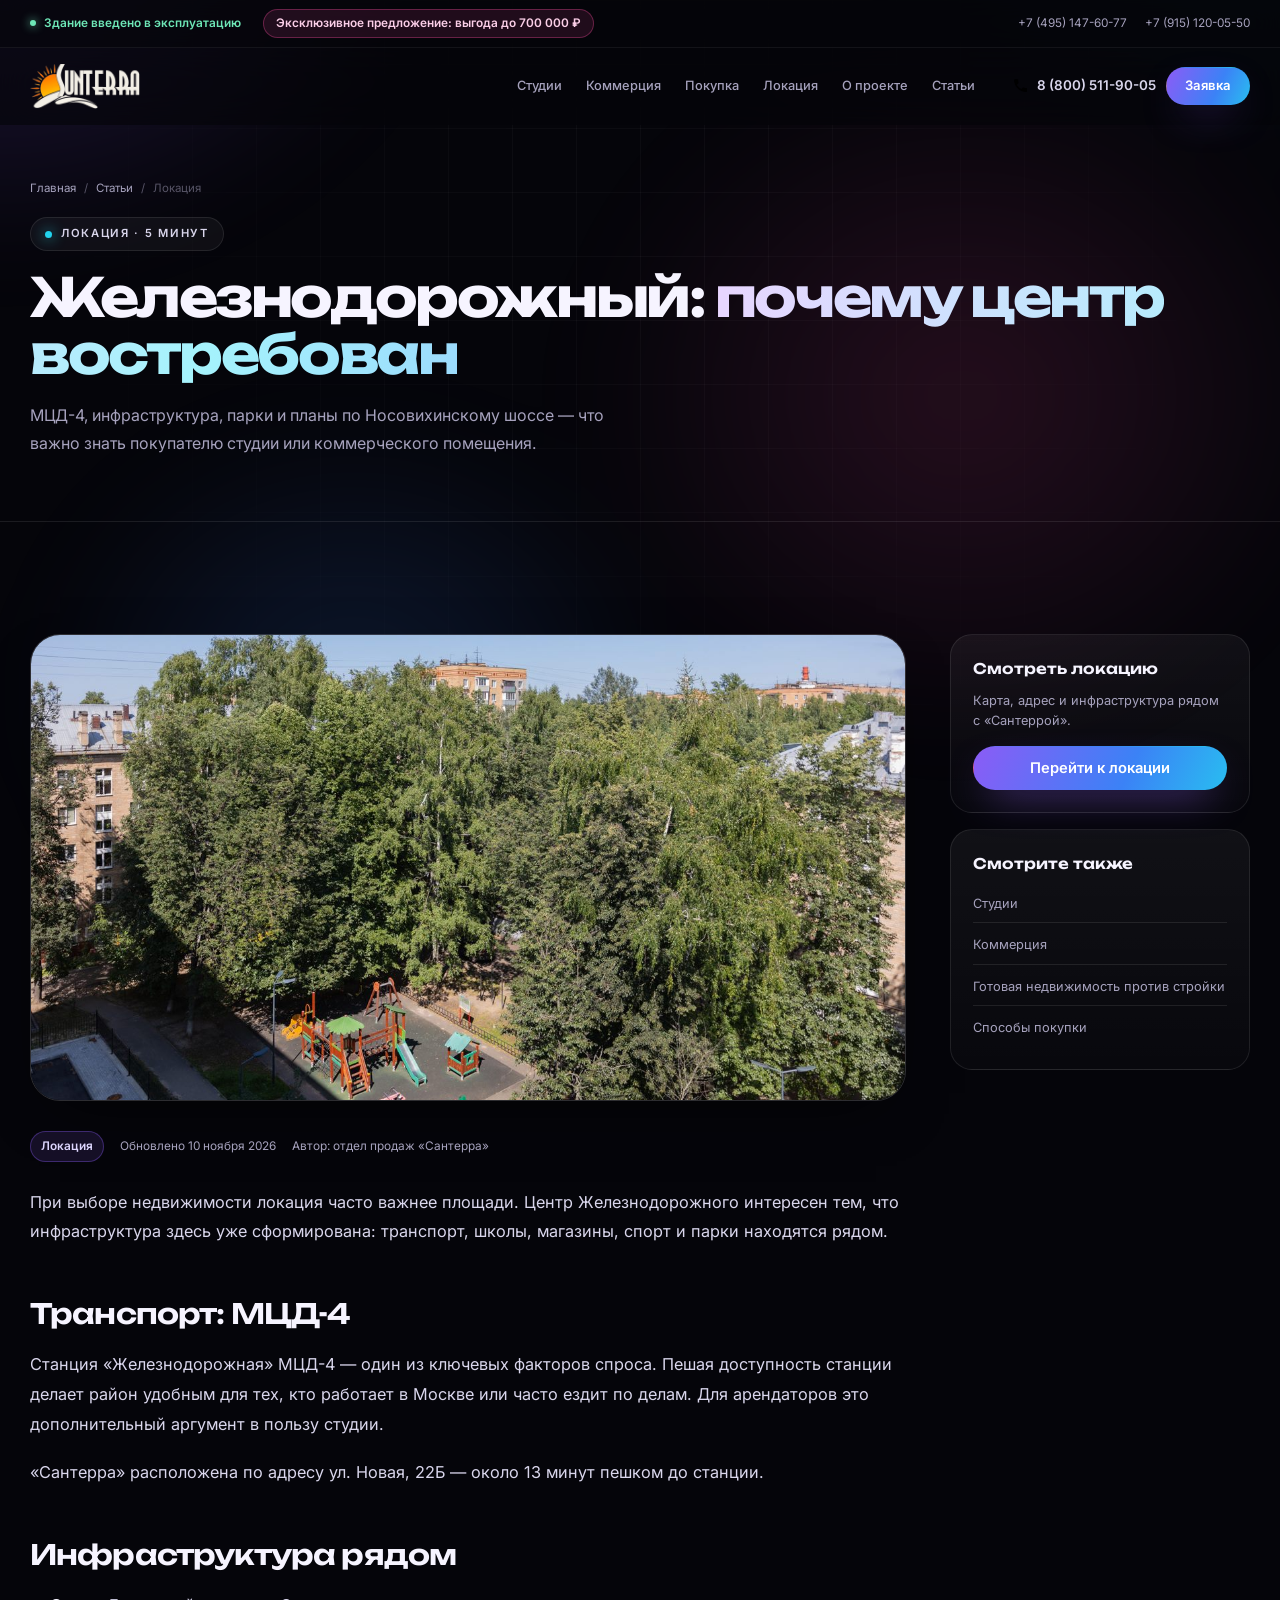
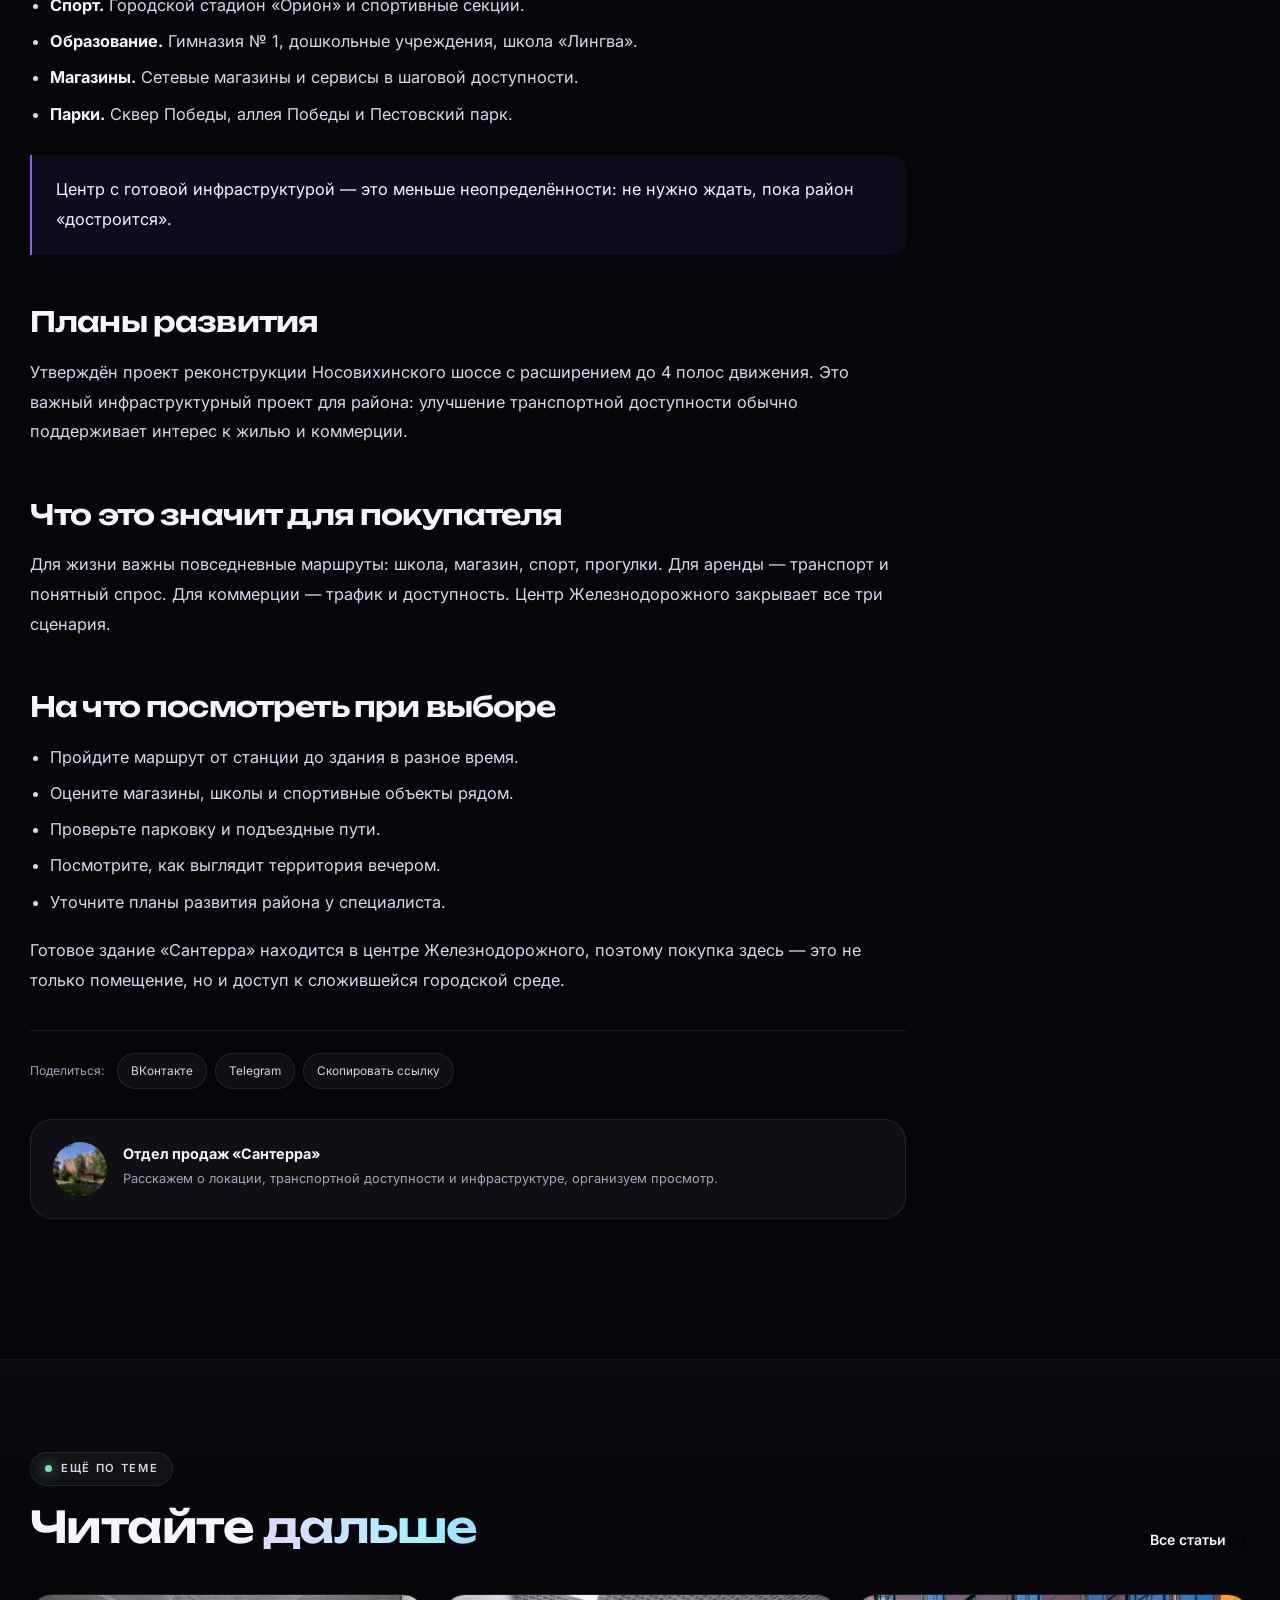
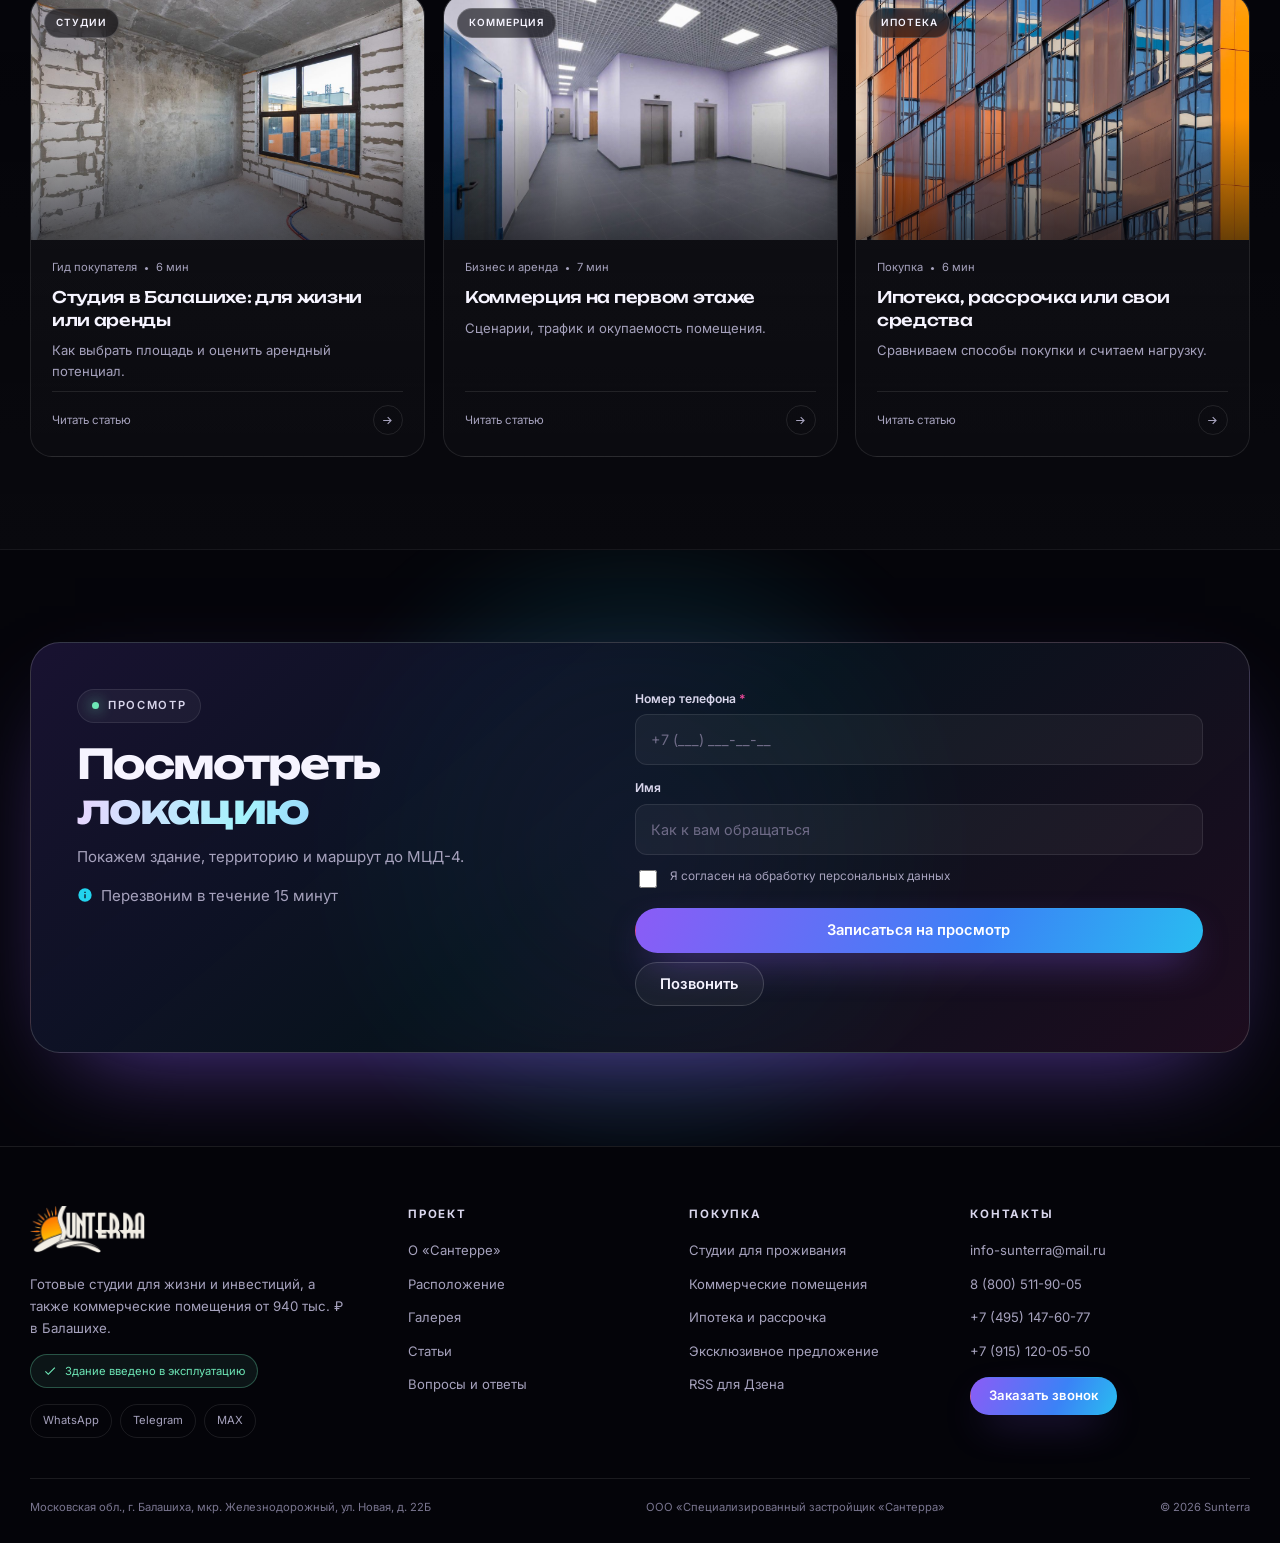
<file: article-location.html>
<!DOCTYPE html>
<html lang="ru">
<head>
  <meta charset="UTF-8">
  <meta name="viewport" content="width=device-width, initial-scale=1.0, viewport-fit=cover">
  <title>Железнодорожный: почему центр остаётся востребованным — «Сантерра»</title>
  <meta name="description" content="МЦД-4, инфраструктура, парки и планы по Носовихинскому шоссе. Разбираем, почему центр Железнодорожного привлекателен для жизни и покупки недвижимости.">
  <meta name="theme-color" content="#05050a">
  <meta name="robots" content="index, follow">
  <meta property="og:type" content="article">
  <meta property="og:locale" content="ru_RU">
  <meta property="og:site_name" content="Сантерра">
  <meta property="og:title" content="Железнодорожный: почему центр остаётся востребованным">
  <meta property="og:description" content="МЦД-4, инфраструктура, парки и планы развития — что важно знать покупателю.">
  <meta property="og:image" content="https://apartamenty.poprostomy.ru/images/photos/territory-1.jpg">
  <meta property="og:url" content="https://apartamenty.poprostomy.ru/article-location.html">
  <meta name="twitter:card" content="summary_large_image">
  <link rel="canonical" href="https://apartamenty.poprostomy.ru/article-location.html">
  <link rel="icon" href="images/favicon.svg" type="image/svg+xml">
  <link rel="alternate" type="application/rss+xml" title="Сантерра — RSS" href="rss.xml">
  <link rel="alternate" type="application/rss+xml" title="Сантерра — лента для Дзена" href="dzen.xml">
  <link rel="preconnect" href="https://fonts.googleapis.com">
  <link rel="preconnect" href="https://fonts.gstatic.com" crossorigin>
  <link href="https://fonts.googleapis.com/css2?family=Inter:wght@400;500;600;700&family=Unbounded:wght@400;500;600;700&display=swap" rel="stylesheet">
  <link rel="stylesheet" href="styles.css">
  <script src="script.js" defer></script>
</head>
<body class="page-inner">

  <a class="skip-link" href="#main">Перейти к содержанию</a>
  <div class="reading-progress" aria-hidden="true"><span data-reading-progress></span></div>
  <div class="scroll-progress" aria-hidden="true"><span id="scroll-bar"></span></div>

  <div class="topline">
    <div class="container topline__inner">
      <span class="topline__status">Здание введено в эксплуатацию</span>
      <a class="topline__promo" href="index.html#exclusive">Эксклюзивное предложение: выгода до 700 000 ₽</a>
      <div class="topline__contacts"><a href="tel:+74951476077">+7 (495) 147-60-77</a><a href="tel:+79151200550">+7 (915) 120-05-50</a></div>
    </div>
  </div>

  <header class="site-header">
    <div class="container header-inner">
      <a class="logo" href="index.html" aria-label="Сантерра — на главную"><img src="images/logo-light.png" alt="Сантерра" width="180" height="75" decoding="async"></a>
      <nav class="main-nav" aria-label="Основная навигация"><a href="studios.html">Студии</a><a href="commercial.html">Коммерция</a><a href="invest.html">Покупка</a><a href="location.html">Локация</a><a href="about.html">О проекте</a><a href="articles.html">Статьи</a></nav>
      <div class="header-actions">
        <a class="header-phone" href="tel:88005119005" aria-label="Позвонить 8 (800) 511-90-05"><svg viewBox="0 0 24 24" aria-hidden="true"><path d="M6.6 10.8a15.1 15.1 0 0 0 6.6 6.6l2.2-2.2c.3-.3.7-.4 1-.2 1.2.4 2.4.6 3.7.6.6 0 1 .4 1 1V20c0 .6-.4 1-1 1A17 17 0 0 1 3 4c0-.6.4-1 1-1h3.5c.6 0 1 .4 1 1 0 1.3.2 2.5.6 3.7.1.3 0 .7-.2 1l-2.3 2.1Z"/></svg><span>8 (800) 511-90-05</span></a>
        <button class="btn btn--primary btn--small header-cta" type="button" data-modal-open>Заявка</button>
        <button class="burger" id="menu-toggle" type="button" aria-expanded="false" aria-controls="mobile-menu" aria-label="Открыть меню"><span></span><span></span><span></span></button>
      </div>
    </div>
    <div class="mobile-menu" id="mobile-menu" aria-hidden="true">
      <nav class="mobile-menu__nav" aria-label="Мобильная навигация">
        <a href="studios.html">Студии<span>Готовые помещения для жизни и аренды</span></a>
        <a href="commercial.html">Коммерция<span>Первый и подвальный этажи</span></a>
        <a href="invest.html">Покупка<span>Ипотека, рассрочка, эскроу</span></a>
        <a href="location.html">Локация<span>Балашиха, ул. Новая, 22Б</span></a>
        <a href="about.html">О проекте<span>Архитектура и преимущества</span></a>
        <a href="articles.html">Статьи<span>Гид по недвижимости и аренде</span></a>
        <a href="rss.xml">RSS-лента<span>Обновления проекта</span></a>
      </nav>
      <div class="mobile-menu__foot"><a class="btn btn--primary" href="tel:88005119005">8 (800) 511-90-05</a><button class="btn btn--ghost" type="button" data-modal-open>Оставить заявку</button></div>
    </div>
  </header>

  <main id="main">

    <section class="page-hero">
      <div class="container">
        <nav class="breadcrumbs" aria-label="Хлебные крошки"><a href="index.html">Главная</a><span>/</span><a href="articles.html">Статьи</a><span>/</span><span>Локация</span></nav>
        <span class="eyebrow eyebrow--cyan">Локация · 5 минут</span>
        <h1>Железнодорожный: <span class="grad">почему центр востребован</span></h1>
        <p class="lead">МЦД-4, инфраструктура, парки и планы по Носовихинскому шоссе — что важно знать покупателю студии или коммерческого помещения.</p>
      </div>
    </section>

    <section class="section section--tight">
      <div class="container">
        <div class="article-layout">
          <div class="article-main">
            <figure class="article-cover"><img src="images/photos/territory-1.jpg" alt="Территория и окружение «Сантерры»" width="1300" height="867"></figure>
            <div class="article-meta"><span class="cat">Локация</span><span>Обновлено 10 ноября 2026</span><span>Автор: отдел продаж «Сантерра»</span></div>

            <div class="prose" data-article-body>
              <p>При выборе недвижимости локация часто важнее площади. Центр Железнодорожного интересен тем, что инфраструктура здесь уже сформирована: транспорт, школы, магазины, спорт и парки находятся рядом.</p>

              <h2>Транспорт: МЦД-4</h2>
              <p>Станция «Железнодорожная» МЦД-4 — один из ключевых факторов спроса. Пешая доступность станции делает район удобным для тех, кто работает в Москве или часто ездит по делам. Для арендаторов это дополнительный аргумент в пользу студии.</p>
              <p>«Сантерра» расположена по адресу ул. Новая, 22Б — около 13 минут пешком до станции.</p>

              <h2>Инфраструктура рядом</h2>
              <ul>
                <li><strong>Спорт.</strong> Городской стадион «Орион» и спортивные секции.</li>
                <li><strong>Образование.</strong> Гимназия № 1, дошкольные учреждения, школа «Лингва».</li>
                <li><strong>Магазины.</strong> Сетевые магазины и сервисы в шаговой доступности.</li>
                <li><strong>Парки.</strong> Сквер Победы, аллея Победы и Пестовский парк.</li>
              </ul>

              <blockquote>Центр с готовой инфраструктурой — это меньше неопределённости: не нужно ждать, пока район «достроится».</blockquote>

              <h2>Планы развития</h2>
              <p>Утверждён проект реконструкции Носовихинского шоссе с расширением до 4 полос движения. Это важный инфраструктурный проект для района: улучшение транспортной доступности обычно поддерживает интерес к жилью и коммерции.</p>

              <h2>Что это значит для покупателя</h2>
              <p>Для жизни важны повседневные маршруты: школа, магазин, спорт, прогулки. Для аренды — транспорт и понятный спрос. Для коммерции — трафик и доступность. Центр Железнодорожного закрывает все три сценария.</p>

              <h2>На что посмотреть при выборе</h2>
              <ul>
                <li>Пройдите маршрут от станции до здания в разное время.</li>
                <li>Оцените магазины, школы и спортивные объекты рядом.</li>
                <li>Проверьте парковку и подъездные пути.</li>
                <li>Посмотрите, как выглядит территория вечером.</li>
                <li>Уточните планы развития района у специалиста.</li>
              </ul>

              <p>Готовое здание «Сантерра» находится в центре Железнодорожного, поэтому покупка здесь — это не только помещение, но и доступ к сложившейся городской среде.</p>
            </div>

            <div class="share-inline"><span>Поделиться:</span><button class="share-btn" type="button" data-share="vk">ВКонтакте</button><button class="share-btn" type="button" data-share="tg">Telegram</button><button class="share-btn" type="button" data-share="copy">Скопировать ссылку</button></div>

            <div class="author-box"><img src="images/photos/lobby-1.jpg" alt="Отдел продаж «Сантерра»" width="54" height="54" loading="lazy" decoding="async"><div><b>Отдел продаж «Сантерра»</b><p>Расскажем о локации, транспортной доступности и инфраструктуре, организуем просмотр.</p></div></div>
          </div>

          <aside class="article-aside">
            <div class="aside-card"><h3>Смотреть локацию</h3><p>Карта, адрес и инфраструктура рядом с «Сантеррой».</p><a class="btn btn--primary" href="location.html">Перейти к локации</a></div>
            <div class="aside-card"><h3>Смотрите также</h3><ul class="aside-links"><li><a href="studios.html">Студии</a></li><li><a href="commercial.html">Коммерция</a></li><li><a href="article-investment.html">Готовая недвижимость против стройки</a></li><li><a href="article-mortgage.html">Способы покупки</a></li></ul></div>
          </aside>
        </div>
      </div>
    </section>

    <section class="section section--soft">
      <div class="container">
        <div class="section-head reveal"><div class="section-head__text"><span class="eyebrow">Ещё по теме</span><h2>Читайте <span class="grad">дальше</span></h2></div><a class="text-link" href="articles.html">Все статьи <svg viewBox="0 0 24 24" aria-hidden="true"><path d="M13 5l7 7-7 7-1.4-1.4 4.6-4.6H4v-2h12.2l-4.6-4.6L13 5Z"/></svg></a></div>
        <div class="related-grid">
          <article class="article-card reveal"><a class="article-card__media" href="article-studios.html"><img src="images/photos/studio-4.jpg" alt="Студия" width="1300" height="867" loading="lazy" decoding="async"><span class="article-card__cat">Студии</span></a><div class="article-card__body"><div class="article-card__meta"><span>Гид покупателя</span><span class="dot"></span><span>6 мин</span></div><h3><a href="article-studios.html">Студия в Балашихе: для жизни или аренды</a></h3><p>Как выбрать площадь и оценить арендный потенциал.</p><div class="article-card__foot"><span>Читать статью</span><span class="article-card__arrow"><svg viewBox="0 0 24 24"><path d="M13 5l7 7-7 7-1.4-1.4 4.6-4.6H4v-2h12.2l-4.6-4.6L13 5Z"/></svg></span></div></div></article>
          <article class="article-card reveal" data-delay="1"><a class="article-card__media" href="article-commercial.html"><img src="images/photos/commercial-2.jpg" alt="Коммерция" width="1300" height="867" loading="lazy" decoding="async"><span class="article-card__cat">Коммерция</span></a><div class="article-card__body"><div class="article-card__meta"><span>Бизнес и аренда</span><span class="dot"></span><span>7 мин</span></div><h3><a href="article-commercial.html">Коммерция на первом этаже</a></h3><p>Сценарии, трафик и окупаемость помещения.</p><div class="article-card__foot"><span>Читать статью</span><span class="article-card__arrow"><svg viewBox="0 0 24 24"><path d="M13 5l7 7-7 7-1.4-1.4 4.6-4.6H4v-2h12.2l-4.6-4.6L13 5Z"/></svg></span></div></div></article>
          <article class="article-card reveal" data-delay="2"><a class="article-card__media" href="article-mortgage.html"><img src="images/photos/facade-6.jpg" alt="Ипотека" width="1300" height="867" loading="lazy" decoding="async"><span class="article-card__cat">Ипотека</span></a><div class="article-card__body"><div class="article-card__meta"><span>Покупка</span><span class="dot"></span><span>6 мин</span></div><h3><a href="article-mortgage.html">Ипотека, рассрочка или свои средства</a></h3><p>Сравниваем способы покупки и считаем нагрузку.</p><div class="article-card__foot"><span>Читать статью</span><span class="article-card__arrow"><svg viewBox="0 0 24 24"><path d="M13 5l7 7-7 7-1.4-1.4 4.6-4.6H4v-2h12.2l-4.6-4.6L13 5Z"/></svg></span></div></div></article>
        </div>
      </div>
    </section>

    <section class="section cta">
      <div class="cta__glow" aria-hidden="true"></div>
      <div class="container">
        <div class="cta__panel reveal">
          <div class="cta__copy"><span class="eyebrow">Просмотр</span><h2>Посмотреть <span class="grad">локацию</span></h2><p>Покажем здание, территорию и маршрут до МЦД-4.</p><p class="note"><svg viewBox="0 0 24 24" aria-hidden="true"><path d="M12 2a10 10 0 1 0 0 20 10 10 0 0 0 0-20Zm1 15h-2v-6h2v6Zm0-8h-2V7h2v2Z"/></svg>Перезвоним в течение 15 минут</p></div>
          <form class="form" id="lead-form" action="send.php" method="post" novalidate>
            <div class="hp" aria-hidden="true"><label for="lead-company">Не заполняйте это поле</label><input type="text" id="lead-company" name="company" tabindex="-1" autocomplete="off"></div>
            <input type="hidden" name="source" value="Статья о локации — заявка">
            <div class="field"><label for="lead-phone">Номер телефона <span class="req">*</span></label><input type="tel" id="lead-phone" name="phone" inputmode="tel" autocomplete="tel" placeholder="+7 (___) ___-__-__" data-phone aria-describedby="lead-phone-error" required><p class="field-error" id="lead-phone-error" aria-live="polite"></p></div>
            <div class="field"><label for="lead-name">Имя</label><input type="text" id="lead-name" name="name" autocomplete="name" placeholder="Как к вам обращаться"><p class="field-error" id="lead-name-error" aria-live="polite"></p></div>
            <div class="check"><input type="checkbox" id="lead-consent" name="consent" value="yes" data-consent aria-describedby="lead-consent-error"><label for="lead-consent">Я согласен на обработку персональных данных</label></div>
            <p class="field-error" id="lead-consent-error" aria-live="polite"></p>
            <div class="actions"><button class="btn btn--primary btn--block" type="submit">Записаться на просмотр</button><a class="btn btn--ghost" href="tel:88005119005">Позвонить</a></div>
            <p class="form-status" role="status" aria-live="polite"></p>
          </form>
        </div>
      </div>
    </section>

  </main>

  <footer class="site-footer">
    <div class="container footer-grid">
      <div class="footer-brand"><a class="logo" href="index.html" aria-label="Сантерра — на главную"><img src="images/logo-light.png" alt="Сантерра" width="180" height="75" loading="lazy" decoding="async"></a><p>Готовые студии для жизни и инвестиций, а также коммерческие помещения от 940 тыс. ₽ в Балашихе.</p><p class="footer-status"><svg viewBox="0 0 24 24" aria-hidden="true"><path d="M9 16.2 4.8 12l-1.4 1.4L9 19 21 7l-1.4-1.4L9 16.2Z"/></svg>Здание введено в эксплуатацию</p><div class="socials"><a href="https://api.whatsapp.com/send?phone=79151200550" target="_blank" rel="noopener">WhatsApp</a><a href="https://t.me/+79151200550" target="_blank" rel="noopener">Telegram</a><a href="https://max.ru/u/f9LHodD0cOJLvzLzxvuKpFIgym3FapHnvrk9cvRB6W5Wqkvv6KdQNrgieGY" target="_blank" rel="noopener">MAX</a></div></div>
      <nav class="footer-col" aria-label="Разделы проекта"><h3>Проект</h3><ul><li><a href="about.html">О «Сантерре»</a></li><li><a href="location.html">Расположение</a></li><li><a href="about.html#gallery">Галерея</a></li><li><a href="articles.html">Статьи</a></li><li><a href="index.html#faq">Вопросы и ответы</a></li></ul></nav>
      <nav class="footer-col" aria-label="Покупка и форматы"><h3>Покупка</h3><ul><li><a href="studios.html">Студии для проживания</a></li><li><a href="commercial.html">Коммерческие помещения</a></li><li><a href="invest.html">Ипотека и рассрочка</a></li><li><a href="index.html#exclusive">Эксклюзивное предложение</a></li><li><a href="dzen.xml" target="_blank" rel="noopener">RSS для Дзена</a></li></ul></nav>
      <div class="footer-col footer-contacts"><h3>Контакты</h3><ul><li><a href="mailto:info-sunterra@mail.ru">info-sunterra@mail.ru</a></li><li><a href="tel:88005119005">8 (800) 511-90-05</a></li><li><a href="tel:+74951476077">+7 (495) 147-60-77</a></li><li><a href="tel:+79151200550">+7 (915) 120-05-50</a></li></ul><button class="btn btn--primary btn--small" type="button" data-modal-open>Заказать звонок</button></div>
    </div>
    <div class="container footer-bottom"><p>Московская обл., г. Балашиха, мкр. Железнодорожный, ул. Новая, д. 22Б</p><p>ООО «Специализированный застройщик «Сантерра»</p><p>© <span data-year>2026</span> Sunterra</p></div>
  </footer>

  <div class="mobile-bar" aria-label="Быстрые действия"><a class="btn btn--ghost" href="tel:88005119005">Позвонить</a><button class="btn btn--primary" type="button" data-modal-open>Оставить заявку</button></div>
  <button class="to-top" id="to-top" type="button" aria-label="Наверх"><svg viewBox="0 0 24 24" aria-hidden="true"><path d="M12 4 4 12h6v8h4v-8h6L12 4Z"/></svg></button>

  <div class="modal" id="callback-modal" hidden>
    <div class="modal__backdrop" data-modal-close></div>
    <div class="modal__dialog" role="dialog" aria-modal="true" aria-labelledby="modal-title">
      <button class="modal__close" type="button" data-modal-close aria-label="Закрыть">✕</button>
      <h2 id="modal-title">Заказать звонок</h2>
      <p class="modal__lead">Оставьте номер телефона — специалист свяжется с вами и ответит на вопросы.</p>
      <form class="form" id="callback-form" action="send.php" method="post" novalidate>
        <div class="hp" aria-hidden="true"><label for="cb-company">Не заполняйте это поле</label><input type="text" id="cb-company" name="company" tabindex="-1" autocomplete="off"></div>
        <input type="hidden" name="source" value="Модальное окно">
        <div class="field"><label for="cb-format">Формат помещения</label><select id="cb-format" name="format"><option value="Нужна консультация">Нужна консультация</option><option value="Студия">Студия</option><option value="Коммерческое помещение">Коммерческое помещение</option><option value="Эксклюзивное предложение">Эксклюзивное предложение</option></select></div>
        <div class="field"><label for="cb-name">Имя</label><input type="text" id="cb-name" name="name" autocomplete="name" placeholder="Как к вам обращаться"><p class="field-error" id="cb-name-error" aria-live="polite"></p></div>
        <div class="field"><label for="cb-phone">Номер телефона <span class="req">*</span></label><input type="tel" id="cb-phone" name="phone" inputmode="tel" autocomplete="tel" placeholder="+7 (___) ___-__-__" data-phone aria-describedby="cb-phone-error" required><p class="field-error" id="cb-phone-error" aria-live="polite"></p></div>
        <div class="check"><input type="checkbox" id="cb-consent" name="consent" value="yes" data-consent aria-describedby="cb-consent-error"><label for="cb-consent">Я согласен на обработку персональных данных</label></div>
        <p class="field-error" id="cb-consent-error" aria-live="polite"></p>
        <div class="actions"><button class="btn btn--primary btn--block" type="submit">Жду звонка</button></div>
        <p class="form-status" role="status" aria-live="polite"></p>
      </form>
    </div>
  </div>

  <div class="lightbox" id="lightbox" hidden>
    <button class="lightbox__close" type="button" data-lightbox-close aria-label="Закрыть">✕</button>
    <button class="lightbox__nav lightbox__nav--prev" type="button" data-lightbox-prev aria-label="Предыдущее фото">‹</button>
    <figure class="lightbox__figure"><img id="lightbox-img" alt=""><figcaption id="lightbox-caption"></figcaption></figure>
    <button class="lightbox__nav lightbox__nav--next" type="button" data-lightbox-next aria-label="Следующее фото">›</button>
  </div>

</body>
</html>
</file>
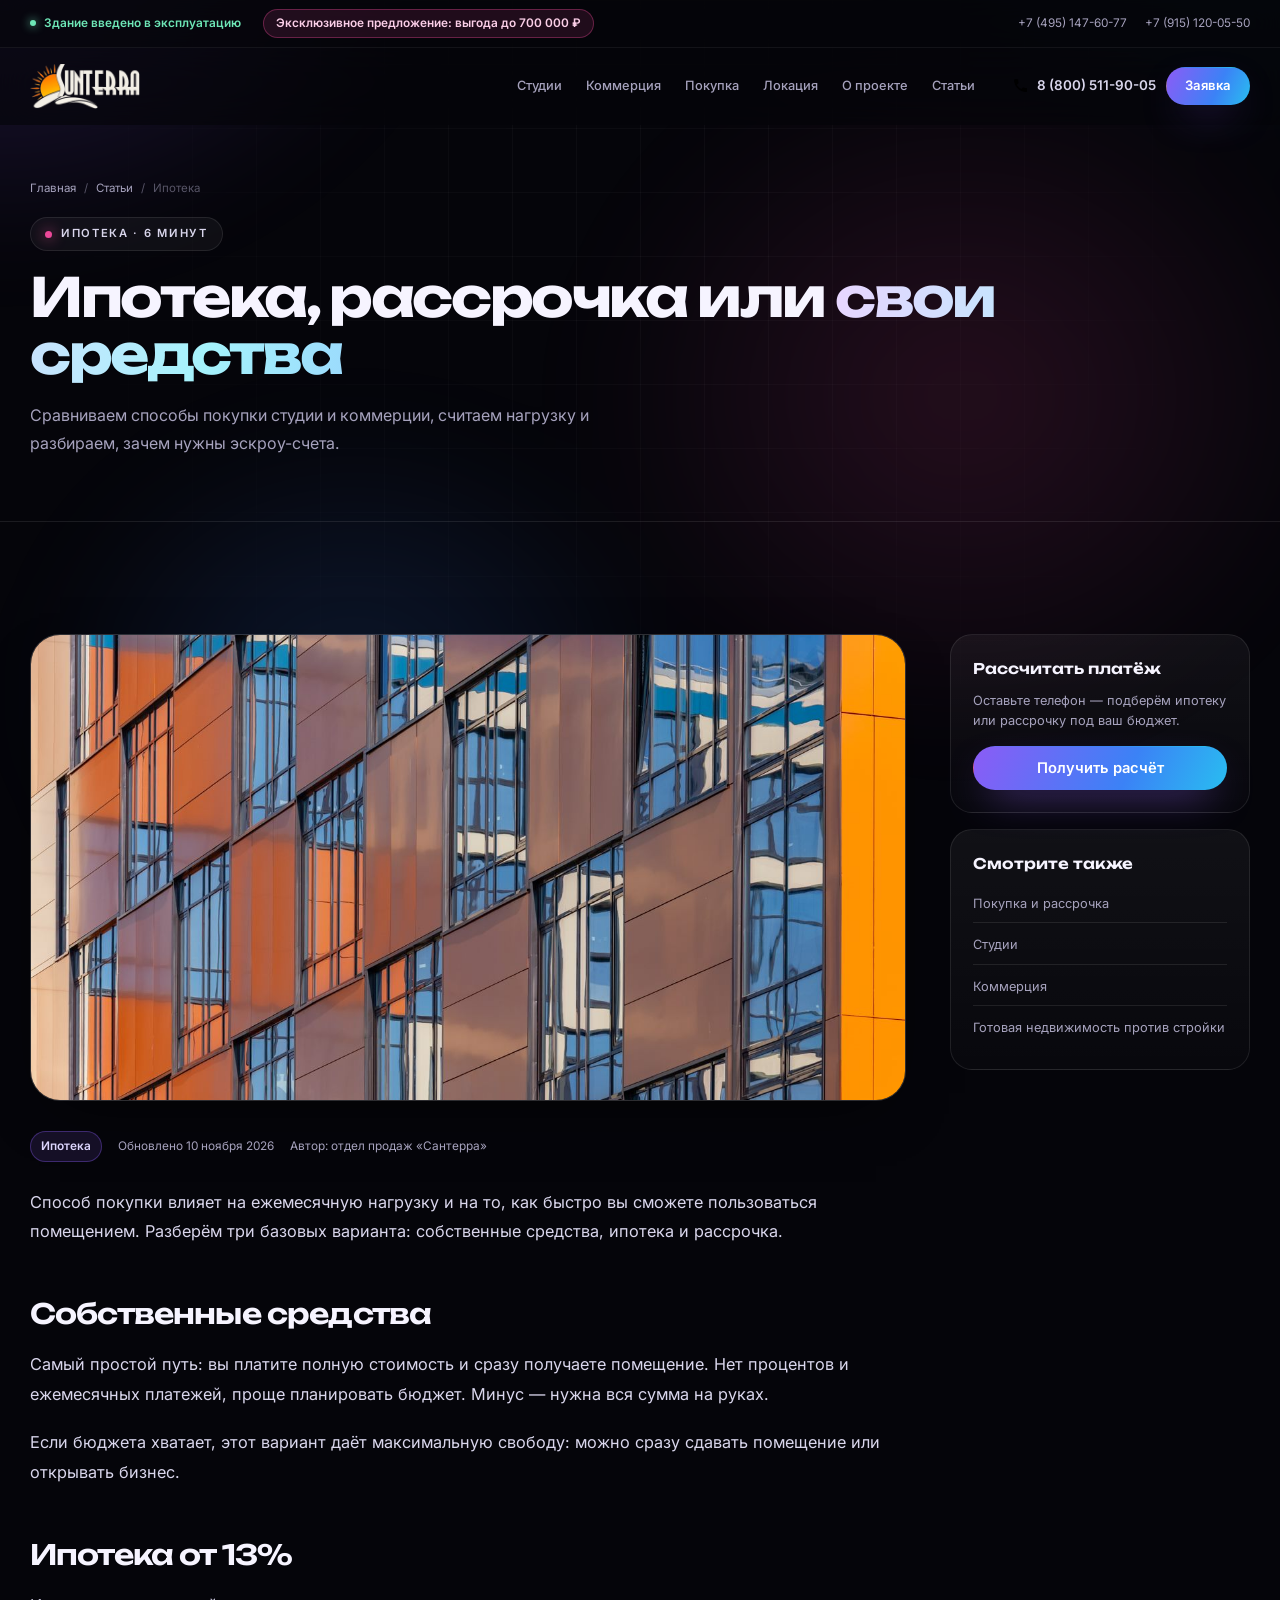
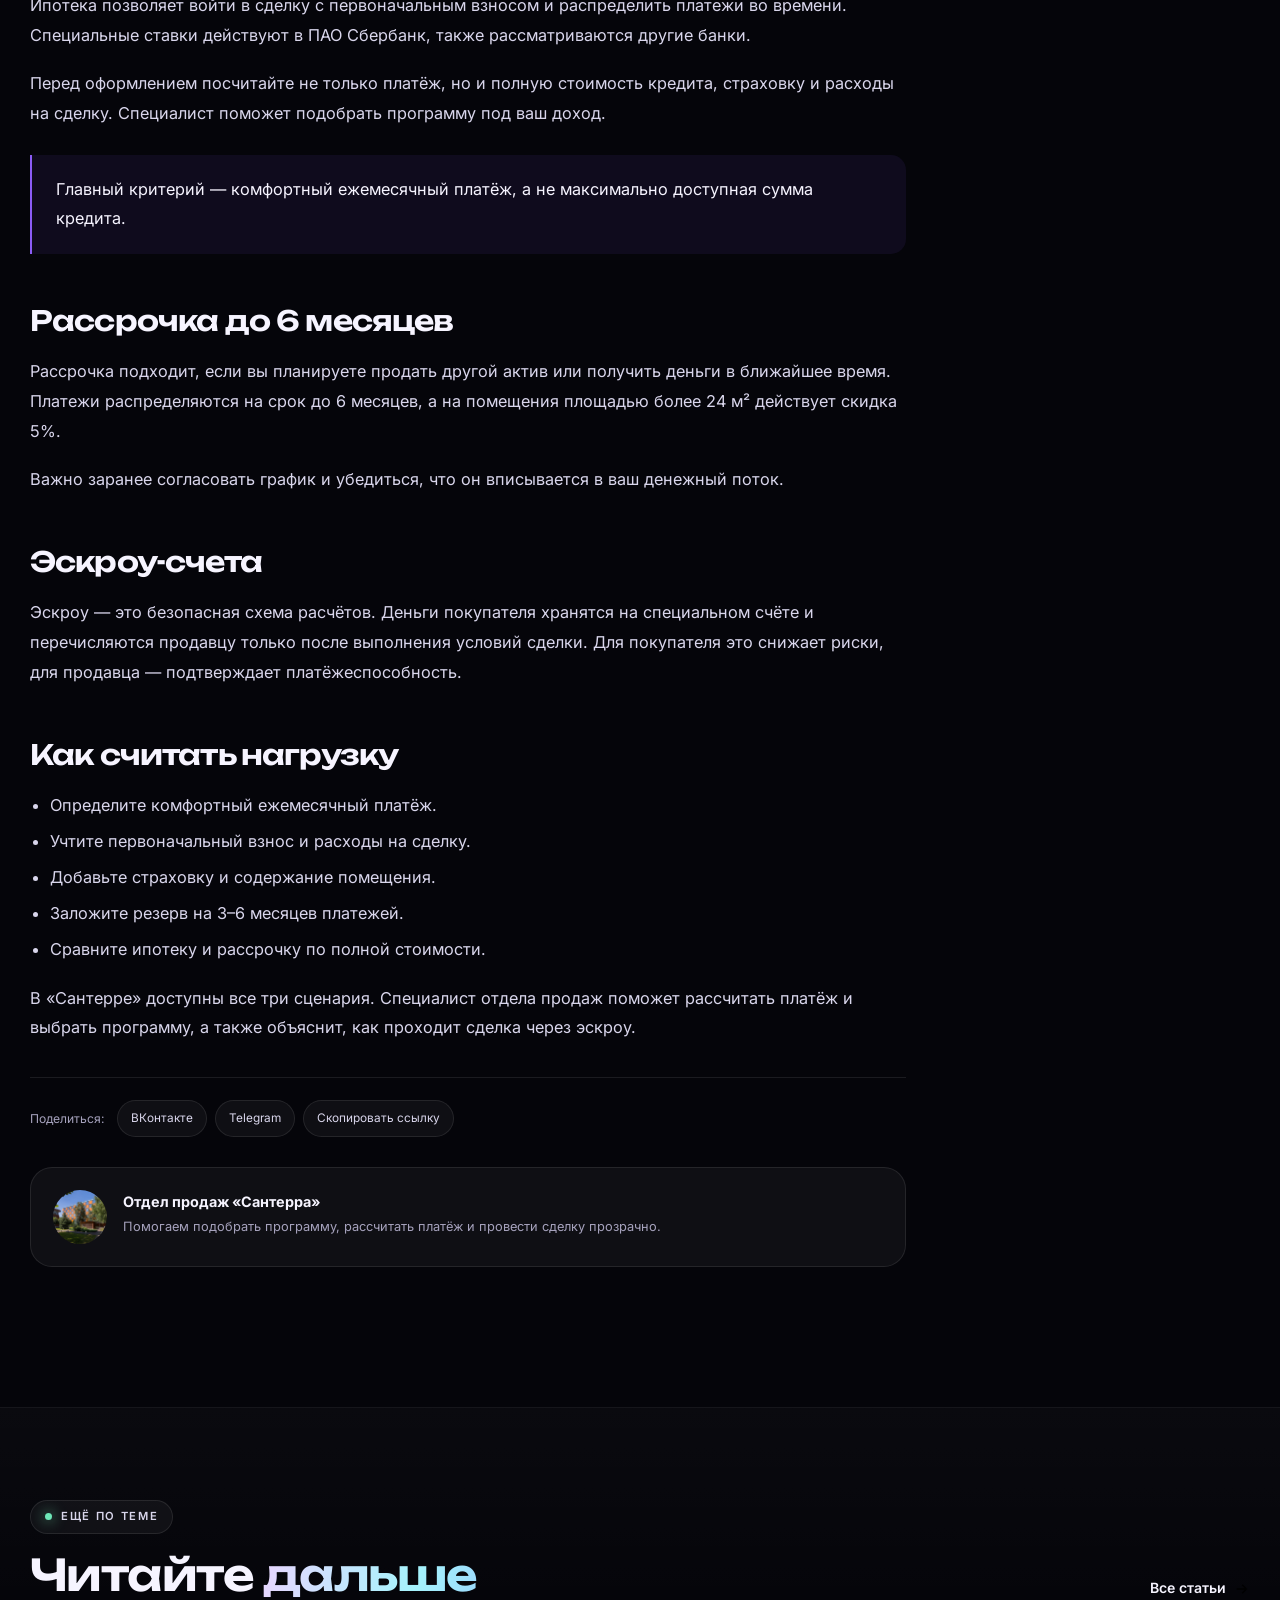
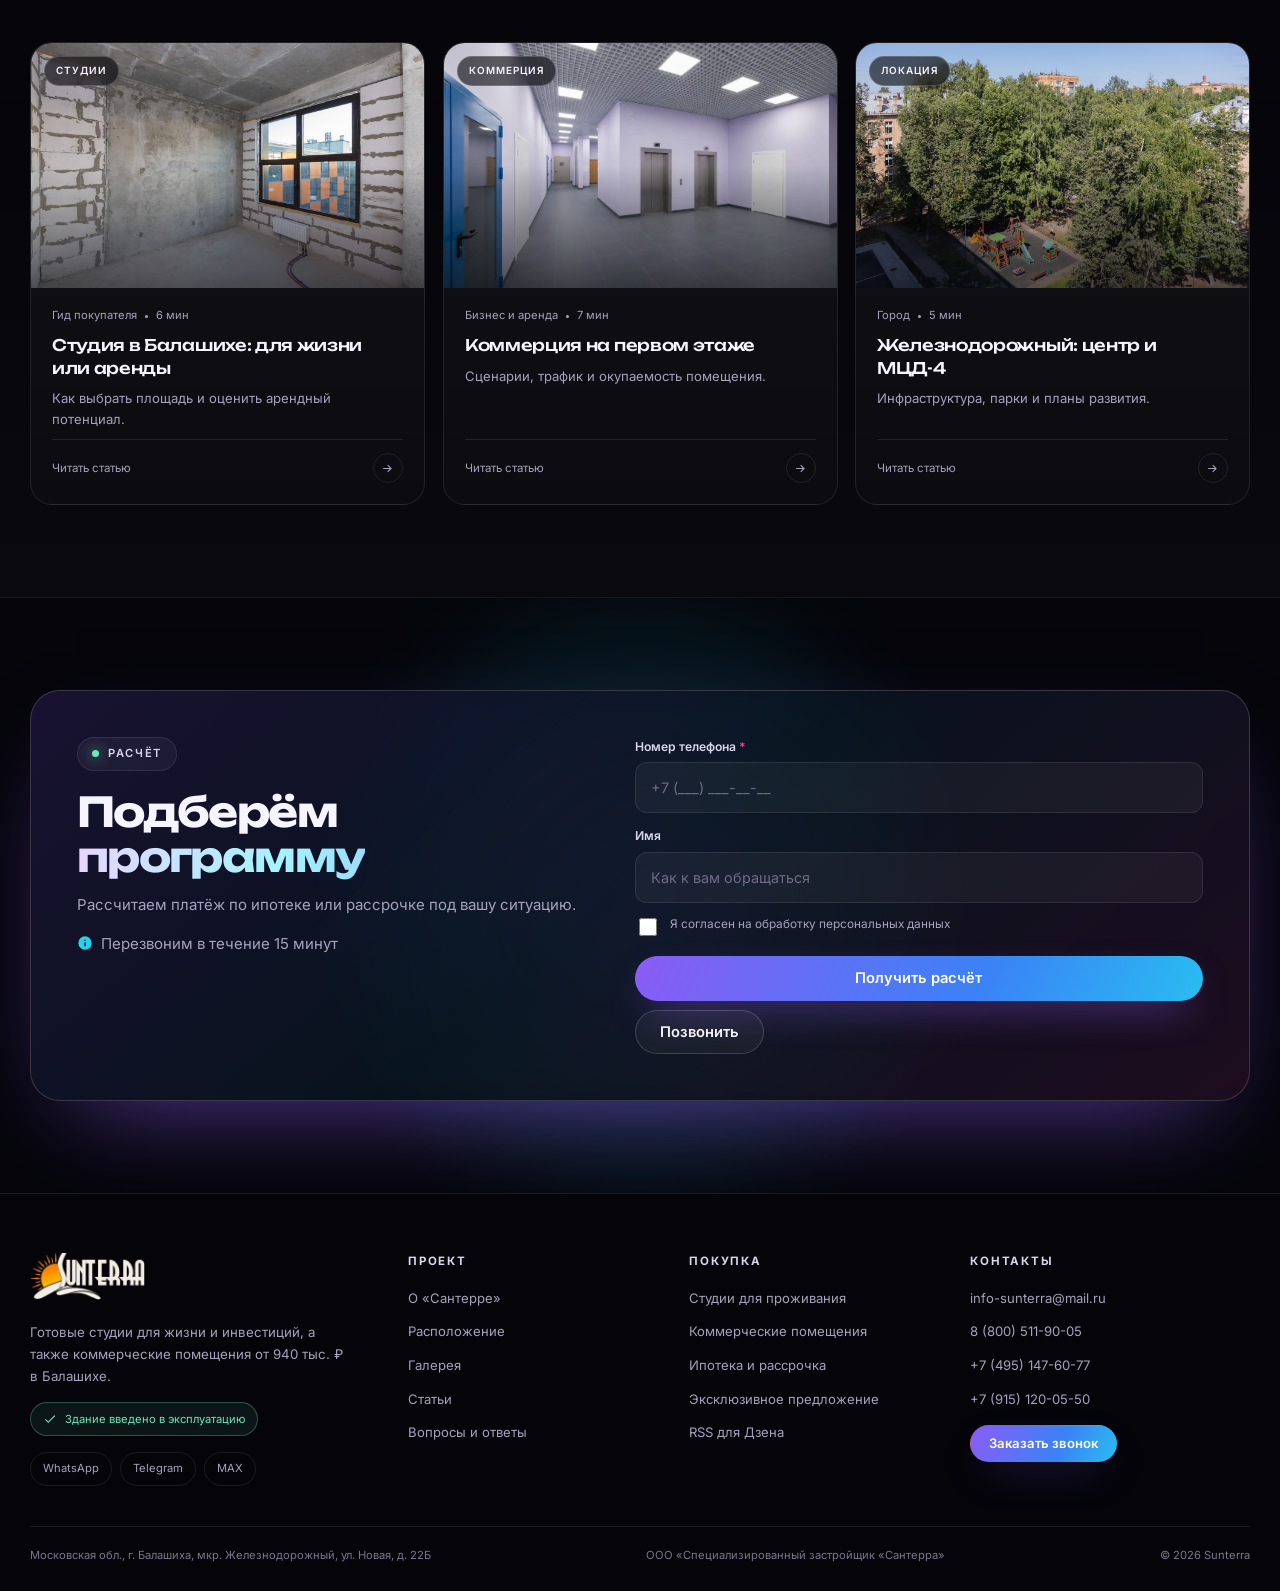
<file: article-mortgage.html>
<!DOCTYPE html>
<html lang="ru">
<head>
  <meta charset="UTF-8">
  <meta name="viewport" content="width=device-width, initial-scale=1.0, viewport-fit=cover">
  <title>Ипотека, рассрочка или свои средства: как выбрать — «Сантерра»</title>
  <meta name="description" content="Сравниваем способы покупки студии и коммерции: ипотека от 13%, рассрочка до 6 месяцев, свои средства и эскроу. Как посчитать нагрузку и выбрать программу.">
  <meta name="theme-color" content="#05050a">
  <meta name="robots" content="index, follow">
  <meta property="og:type" content="article">
  <meta property="og:locale" content="ru_RU">
  <meta property="og:site_name" content="Сантерра">
  <meta property="og:title" content="Ипотека, рассрочка или свои средства: как выбрать">
  <meta property="og:description" content="Сравниваем способы покупки, считаем нагрузку и разбираем эскроу.">
  <meta property="og:image" content="https://apartamenty.poprostomy.ru/images/photos/facade-6.jpg">
  <meta property="og:url" content="https://apartamenty.poprostomy.ru/article-mortgage.html">
  <meta name="twitter:card" content="summary_large_image">
  <link rel="canonical" href="https://apartamenty.poprostomy.ru/article-mortgage.html">
  <link rel="icon" href="images/favicon.svg" type="image/svg+xml">
  <link rel="alternate" type="application/rss+xml" title="Сантерра — RSS" href="rss.xml">
  <link rel="alternate" type="application/rss+xml" title="Сантерра — лента для Дзена" href="dzen.xml">
  <link rel="preconnect" href="https://fonts.googleapis.com">
  <link rel="preconnect" href="https://fonts.gstatic.com" crossorigin>
  <link href="https://fonts.googleapis.com/css2?family=Inter:wght@400;500;600;700&family=Unbounded:wght@400;500;600;700&display=swap" rel="stylesheet">
  <link rel="stylesheet" href="styles.css">
  <script src="script.js" defer></script>
</head>
<body class="page-inner">

  <a class="skip-link" href="#main">Перейти к содержанию</a>
  <div class="reading-progress" aria-hidden="true"><span data-reading-progress></span></div>
  <div class="scroll-progress" aria-hidden="true"><span id="scroll-bar"></span></div>

  <div class="topline">
    <div class="container topline__inner">
      <span class="topline__status">Здание введено в эксплуатацию</span>
      <a class="topline__promo" href="index.html#exclusive">Эксклюзивное предложение: выгода до 700 000 ₽</a>
      <div class="topline__contacts"><a href="tel:+74951476077">+7 (495) 147-60-77</a><a href="tel:+79151200550">+7 (915) 120-05-50</a></div>
    </div>
  </div>

  <header class="site-header">
    <div class="container header-inner">
      <a class="logo" href="index.html" aria-label="Сантерра — на главную"><img src="images/logo-light.png" alt="Сантерра" width="180" height="75" decoding="async"></a>
      <nav class="main-nav" aria-label="Основная навигация"><a href="studios.html">Студии</a><a href="commercial.html">Коммерция</a><a href="invest.html">Покупка</a><a href="location.html">Локация</a><a href="about.html">О проекте</a><a href="articles.html">Статьи</a></nav>
      <div class="header-actions">
        <a class="header-phone" href="tel:88005119005" aria-label="Позвонить 8 (800) 511-90-05"><svg viewBox="0 0 24 24" aria-hidden="true"><path d="M6.6 10.8a15.1 15.1 0 0 0 6.6 6.6l2.2-2.2c.3-.3.7-.4 1-.2 1.2.4 2.4.6 3.7.6.6 0 1 .4 1 1V20c0 .6-.4 1-1 1A17 17 0 0 1 3 4c0-.6.4-1 1-1h3.5c.6 0 1 .4 1 1 0 1.3.2 2.5.6 3.7.1.3 0 .7-.2 1l-2.3 2.1Z"/></svg><span>8 (800) 511-90-05</span></a>
        <button class="btn btn--primary btn--small header-cta" type="button" data-modal-open>Заявка</button>
        <button class="burger" id="menu-toggle" type="button" aria-expanded="false" aria-controls="mobile-menu" aria-label="Открыть меню"><span></span><span></span><span></span></button>
      </div>
    </div>
    <div class="mobile-menu" id="mobile-menu" aria-hidden="true">
      <nav class="mobile-menu__nav" aria-label="Мобильная навигация">
        <a href="studios.html">Студии<span>Готовые помещения для жизни и аренды</span></a>
        <a href="commercial.html">Коммерция<span>Первый и подвальный этажи</span></a>
        <a href="invest.html">Покупка<span>Ипотека, рассрочка, эскроу</span></a>
        <a href="location.html">Локация<span>Балашиха, ул. Новая, 22Б</span></a>
        <a href="about.html">О проекте<span>Архитектура и преимущества</span></a>
        <a href="articles.html">Статьи<span>Гид по недвижимости и аренде</span></a>
        <a href="rss.xml">RSS-лента<span>Обновления проекта</span></a>
      </nav>
      <div class="mobile-menu__foot"><a class="btn btn--primary" href="tel:88005119005">8 (800) 511-90-05</a><button class="btn btn--ghost" type="button" data-modal-open>Оставить заявку</button></div>
    </div>
  </header>

  <main id="main">

    <section class="page-hero">
      <div class="container">
        <nav class="breadcrumbs" aria-label="Хлебные крошки"><a href="index.html">Главная</a><span>/</span><a href="articles.html">Статьи</a><span>/</span><span>Ипотека</span></nav>
        <span class="eyebrow eyebrow--pink">Ипотека · 6 минут</span>
        <h1>Ипотека, рассрочка или <span class="grad">свои средства</span></h1>
        <p class="lead">Сравниваем способы покупки студии и коммерции, считаем нагрузку и разбираем, зачем нужны эскроу-счета.</p>
      </div>
    </section>

    <section class="section section--tight">
      <div class="container">
        <div class="article-layout">
          <div class="article-main">
            <figure class="article-cover"><img src="images/photos/facade-6.jpg" alt="Здание «Сантерра» в Балашихе" width="1300" height="867"></figure>
            <div class="article-meta"><span class="cat">Ипотека</span><span>Обновлено 10 ноября 2026</span><span>Автор: отдел продаж «Сантерра»</span></div>

            <div class="prose" data-article-body>
              <p>Способ покупки влияет на ежемесячную нагрузку и на то, как быстро вы сможете пользоваться помещением. Разберём три базовых варианта: собственные средства, ипотека и рассрочка.</p>

              <h2>Собственные средства</h2>
              <p>Самый простой путь: вы платите полную стоимость и сразу получаете помещение. Нет процентов и ежемесячных платежей, проще планировать бюджет. Минус — нужна вся сумма на руках.</p>
              <p>Если бюджета хватает, этот вариант даёт максимальную свободу: можно сразу сдавать помещение или открывать бизнес.</p>

              <h2>Ипотека от 13%</h2>
              <p>Ипотека позволяет войти в сделку с первоначальным взносом и распределить платежи во времени. Специальные ставки действуют в ПАО Сбербанк, также рассматриваются другие банки.</p>
              <p>Перед оформлением посчитайте не только платёж, но и полную стоимость кредита, страховку и расходы на сделку. Специалист поможет подобрать программу под ваш доход.</p>

              <blockquote>Главный критерий — комфортный ежемесячный платёж, а не максимально доступная сумма кредита.</blockquote>

              <h2>Рассрочка до 6 месяцев</h2>
              <p>Рассрочка подходит, если вы планируете продать другой актив или получить деньги в ближайшее время. Платежи распределяются на срок до 6 месяцев, а на помещения площадью более 24 м² действует скидка 5%.</p>
              <p>Важно заранее согласовать график и убедиться, что он вписывается в ваш денежный поток.</p>

              <h2>Эскроу-счета</h2>
              <p>Эскроу — это безопасная схема расчётов. Деньги покупателя хранятся на специальном счёте и перечисляются продавцу только после выполнения условий сделки. Для покупателя это снижает риски, для продавца — подтверждает платёжеспособность.</p>

              <h2>Как считать нагрузку</h2>
              <ul>
                <li>Определите комфортный ежемесячный платёж.</li>
                <li>Учтите первоначальный взнос и расходы на сделку.</li>
                <li>Добавьте страховку и содержание помещения.</li>
                <li>Заложите резерв на 3–6 месяцев платежей.</li>
                <li>Сравните ипотеку и рассрочку по полной стоимости.</li>
              </ul>

              <p>В «Сантерре» доступны все три сценария. Специалист отдела продаж поможет рассчитать платёж и выбрать программу, а также объяснит, как проходит сделка через эскроу.</p>
            </div>

            <div class="share-inline"><span>Поделиться:</span><button class="share-btn" type="button" data-share="vk">ВКонтакте</button><button class="share-btn" type="button" data-share="tg">Telegram</button><button class="share-btn" type="button" data-share="copy">Скопировать ссылку</button></div>

            <div class="author-box"><img src="images/photos/lobby-1.jpg" alt="Отдел продаж «Сантерра»" width="54" height="54" loading="lazy" decoding="async"><div><b>Отдел продаж «Сантерра»</b><p>Помогаем подобрать программу, рассчитать платёж и провести сделку прозрачно.</p></div></div>
          </div>

          <aside class="article-aside">
            <div class="aside-card"><h3>Рассчитать платёж</h3><p>Оставьте телефон — подберём ипотеку или рассрочку под ваш бюджет.</p><button class="btn btn--primary" type="button" data-modal-open data-format="Эксклюзивное предложение">Получить расчёт</button></div>
            <div class="aside-card"><h3>Смотрите также</h3><ul class="aside-links"><li><a href="invest.html">Покупка и рассрочка</a></li><li><a href="studios.html">Студии</a></li><li><a href="commercial.html">Коммерция</a></li><li><a href="article-investment.html">Готовая недвижимость против стройки</a></li></ul></div>
          </aside>
        </div>
      </div>
    </section>

    <section class="section section--soft">
      <div class="container">
        <div class="section-head reveal"><div class="section-head__text"><span class="eyebrow">Ещё по теме</span><h2>Читайте <span class="grad">дальше</span></h2></div><a class="text-link" href="articles.html">Все статьи <svg viewBox="0 0 24 24" aria-hidden="true"><path d="M13 5l7 7-7 7-1.4-1.4 4.6-4.6H4v-2h12.2l-4.6-4.6L13 5Z"/></svg></a></div>
        <div class="related-grid">
          <article class="article-card reveal"><a class="article-card__media" href="article-studios.html"><img src="images/photos/studio-4.jpg" alt="Студия" width="1300" height="867" loading="lazy" decoding="async"><span class="article-card__cat">Студии</span></a><div class="article-card__body"><div class="article-card__meta"><span>Гид покупателя</span><span class="dot"></span><span>6 мин</span></div><h3><a href="article-studios.html">Студия в Балашихе: для жизни или аренды</a></h3><p>Как выбрать площадь и оценить арендный потенциал.</p><div class="article-card__foot"><span>Читать статью</span><span class="article-card__arrow"><svg viewBox="0 0 24 24"><path d="M13 5l7 7-7 7-1.4-1.4 4.6-4.6H4v-2h12.2l-4.6-4.6L13 5Z"/></svg></span></div></div></article>
          <article class="article-card reveal" data-delay="1"><a class="article-card__media" href="article-commercial.html"><img src="images/photos/commercial-2.jpg" alt="Коммерция" width="1300" height="867" loading="lazy" decoding="async"><span class="article-card__cat">Коммерция</span></a><div class="article-card__body"><div class="article-card__meta"><span>Бизнес и аренда</span><span class="dot"></span><span>7 мин</span></div><h3><a href="article-commercial.html">Коммерция на первом этаже</a></h3><p>Сценарии, трафик и окупаемость помещения.</p><div class="article-card__foot"><span>Читать статью</span><span class="article-card__arrow"><svg viewBox="0 0 24 24"><path d="M13 5l7 7-7 7-1.4-1.4 4.6-4.6H4v-2h12.2l-4.6-4.6L13 5Z"/></svg></span></div></div></article>
          <article class="article-card reveal" data-delay="2"><a class="article-card__media" href="article-location.html"><img src="images/photos/territory-1.jpg" alt="Локация" width="1300" height="867" loading="lazy" decoding="async"><span class="article-card__cat">Локация</span></a><div class="article-card__body"><div class="article-card__meta"><span>Город</span><span class="dot"></span><span>5 мин</span></div><h3><a href="article-location.html">Железнодорожный: центр и МЦД-4</a></h3><p>Инфраструктура, парки и планы развития.</p><div class="article-card__foot"><span>Читать статью</span><span class="article-card__arrow"><svg viewBox="0 0 24 24"><path d="M13 5l7 7-7 7-1.4-1.4 4.6-4.6H4v-2h12.2l-4.6-4.6L13 5Z"/></svg></span></div></div></article>
        </div>
      </div>
    </section>

    <section class="section cta">
      <div class="cta__glow" aria-hidden="true"></div>
      <div class="container">
        <div class="cta__panel reveal">
          <div class="cta__copy"><span class="eyebrow">Расчёт</span><h2>Подберём <span class="grad">программу</span></h2><p>Рассчитаем платёж по ипотеке или рассрочке под вашу ситуацию.</p><p class="note"><svg viewBox="0 0 24 24" aria-hidden="true"><path d="M12 2a10 10 0 1 0 0 20 10 10 0 0 0 0-20Zm1 15h-2v-6h2v6Zm0-8h-2V7h2v2Z"/></svg>Перезвоним в течение 15 минут</p></div>
          <form class="form" id="lead-form" action="send.php" method="post" novalidate>
            <div class="hp" aria-hidden="true"><label for="lead-company">Не заполняйте это поле</label><input type="text" id="lead-company" name="company" tabindex="-1" autocomplete="off"></div>
            <input type="hidden" name="source" value="Статья об ипотеке — заявка"><input type="hidden" name="format" value="Эксклюзивное предложение">
            <div class="field"><label for="lead-phone">Номер телефона <span class="req">*</span></label><input type="tel" id="lead-phone" name="phone" inputmode="tel" autocomplete="tel" placeholder="+7 (___) ___-__-__" data-phone aria-describedby="lead-phone-error" required><p class="field-error" id="lead-phone-error" aria-live="polite"></p></div>
            <div class="field"><label for="lead-name">Имя</label><input type="text" id="lead-name" name="name" autocomplete="name" placeholder="Как к вам обращаться"><p class="field-error" id="lead-name-error" aria-live="polite"></p></div>
            <div class="check"><input type="checkbox" id="lead-consent" name="consent" value="yes" data-consent aria-describedby="lead-consent-error"><label for="lead-consent">Я согласен на обработку персональных данных</label></div>
            <p class="field-error" id="lead-consent-error" aria-live="polite"></p>
            <div class="actions"><button class="btn btn--primary btn--block" type="submit">Получить расчёт</button><a class="btn btn--ghost" href="tel:88005119005">Позвонить</a></div>
            <p class="form-status" role="status" aria-live="polite"></p>
          </form>
        </div>
      </div>
    </section>

  </main>

  <footer class="site-footer">
    <div class="container footer-grid">
      <div class="footer-brand"><a class="logo" href="index.html" aria-label="Сантерра — на главную"><img src="images/logo-light.png" alt="Сантерра" width="180" height="75" loading="lazy" decoding="async"></a><p>Готовые студии для жизни и инвестиций, а также коммерческие помещения от 940 тыс. ₽ в Балашихе.</p><p class="footer-status"><svg viewBox="0 0 24 24" aria-hidden="true"><path d="M9 16.2 4.8 12l-1.4 1.4L9 19 21 7l-1.4-1.4L9 16.2Z"/></svg>Здание введено в эксплуатацию</p><div class="socials"><a href="https://api.whatsapp.com/send?phone=79151200550" target="_blank" rel="noopener">WhatsApp</a><a href="https://t.me/+79151200550" target="_blank" rel="noopener">Telegram</a><a href="https://max.ru/u/f9LHodD0cOJLvzLzxvuKpFIgym3FapHnvrk9cvRB6W5Wqkvv6KdQNrgieGY" target="_blank" rel="noopener">MAX</a></div></div>
      <nav class="footer-col" aria-label="Разделы проекта"><h3>Проект</h3><ul><li><a href="about.html">О «Сантерре»</a></li><li><a href="location.html">Расположение</a></li><li><a href="about.html#gallery">Галерея</a></li><li><a href="articles.html">Статьи</a></li><li><a href="index.html#faq">Вопросы и ответы</a></li></ul></nav>
      <nav class="footer-col" aria-label="Покупка и форматы"><h3>Покупка</h3><ul><li><a href="studios.html">Студии для проживания</a></li><li><a href="commercial.html">Коммерческие помещения</a></li><li><a href="invest.html">Ипотека и рассрочка</a></li><li><a href="index.html#exclusive">Эксклюзивное предложение</a></li><li><a href="dzen.xml" target="_blank" rel="noopener">RSS для Дзена</a></li></ul></nav>
      <div class="footer-col footer-contacts"><h3>Контакты</h3><ul><li><a href="mailto:info-sunterra@mail.ru">info-sunterra@mail.ru</a></li><li><a href="tel:88005119005">8 (800) 511-90-05</a></li><li><a href="tel:+74951476077">+7 (495) 147-60-77</a></li><li><a href="tel:+79151200550">+7 (915) 120-05-50</a></li></ul><button class="btn btn--primary btn--small" type="button" data-modal-open>Заказать звонок</button></div>
    </div>
    <div class="container footer-bottom"><p>Московская обл., г. Балашиха, мкр. Железнодорожный, ул. Новая, д. 22Б</p><p>ООО «Специализированный застройщик «Сантерра»</p><p>© <span data-year>2026</span> Sunterra</p></div>
  </footer>

  <div class="mobile-bar" aria-label="Быстрые действия"><a class="btn btn--ghost" href="tel:88005119005">Позвонить</a><button class="btn btn--primary" type="button" data-modal-open>Оставить заявку</button></div>
  <button class="to-top" id="to-top" type="button" aria-label="Наверх"><svg viewBox="0 0 24 24" aria-hidden="true"><path d="M12 4 4 12h6v8h4v-8h6L12 4Z"/></svg></button>

  <div class="modal" id="callback-modal" hidden>
    <div class="modal__backdrop" data-modal-close></div>
    <div class="modal__dialog" role="dialog" aria-modal="true" aria-labelledby="modal-title">
      <button class="modal__close" type="button" data-modal-close aria-label="Закрыть">✕</button>
      <h2 id="modal-title">Заказать звонок</h2>
      <p class="modal__lead">Оставьте номер телефона — специалист свяжется с вами и ответит на вопросы.</p>
      <form class="form" id="callback-form" action="send.php" method="post" novalidate>
        <div class="hp" aria-hidden="true"><label for="cb-company">Не заполняйте это поле</label><input type="text" id="cb-company" name="company" tabindex="-1" autocomplete="off"></div>
        <input type="hidden" name="source" value="Модальное окно">
        <div class="field"><label for="cb-format">Формат помещения</label><select id="cb-format" name="format"><option value="Нужна консультация">Нужна консультация</option><option value="Студия">Студия</option><option value="Коммерческое помещение">Коммерческое помещение</option><option value="Эксклюзивное предложение">Эксклюзивное предложение</option></select></div>
        <div class="field"><label for="cb-name">Имя</label><input type="text" id="cb-name" name="name" autocomplete="name" placeholder="Как к вам обращаться"><p class="field-error" id="cb-name-error" aria-live="polite"></p></div>
        <div class="field"><label for="cb-phone">Номер телефона <span class="req">*</span></label><input type="tel" id="cb-phone" name="phone" inputmode="tel" autocomplete="tel" placeholder="+7 (___) ___-__-__" data-phone aria-describedby="cb-phone-error" required><p class="field-error" id="cb-phone-error" aria-live="polite"></p></div>
        <div class="check"><input type="checkbox" id="cb-consent" name="consent" value="yes" data-consent aria-describedby="cb-consent-error"><label for="cb-consent">Я согласен на обработку персональных данных</label></div>
        <p class="field-error" id="cb-consent-error" aria-live="polite"></p>
        <div class="actions"><button class="btn btn--primary btn--block" type="submit">Жду звонка</button></div>
        <p class="form-status" role="status" aria-live="polite"></p>
      </form>
    </div>
  </div>

  <div class="lightbox" id="lightbox" hidden>
    <button class="lightbox__close" type="button" data-lightbox-close aria-label="Закрыть">✕</button>
    <button class="lightbox__nav lightbox__nav--prev" type="button" data-lightbox-prev aria-label="Предыдущее фото">‹</button>
    <figure class="lightbox__figure"><img id="lightbox-img" alt=""><figcaption id="lightbox-caption"></figcaption></figure>
    <button class="lightbox__nav lightbox__nav--next" type="button" data-lightbox-next aria-label="Следующее фото">›</button>
  </div>

</body>
</html>
</file>
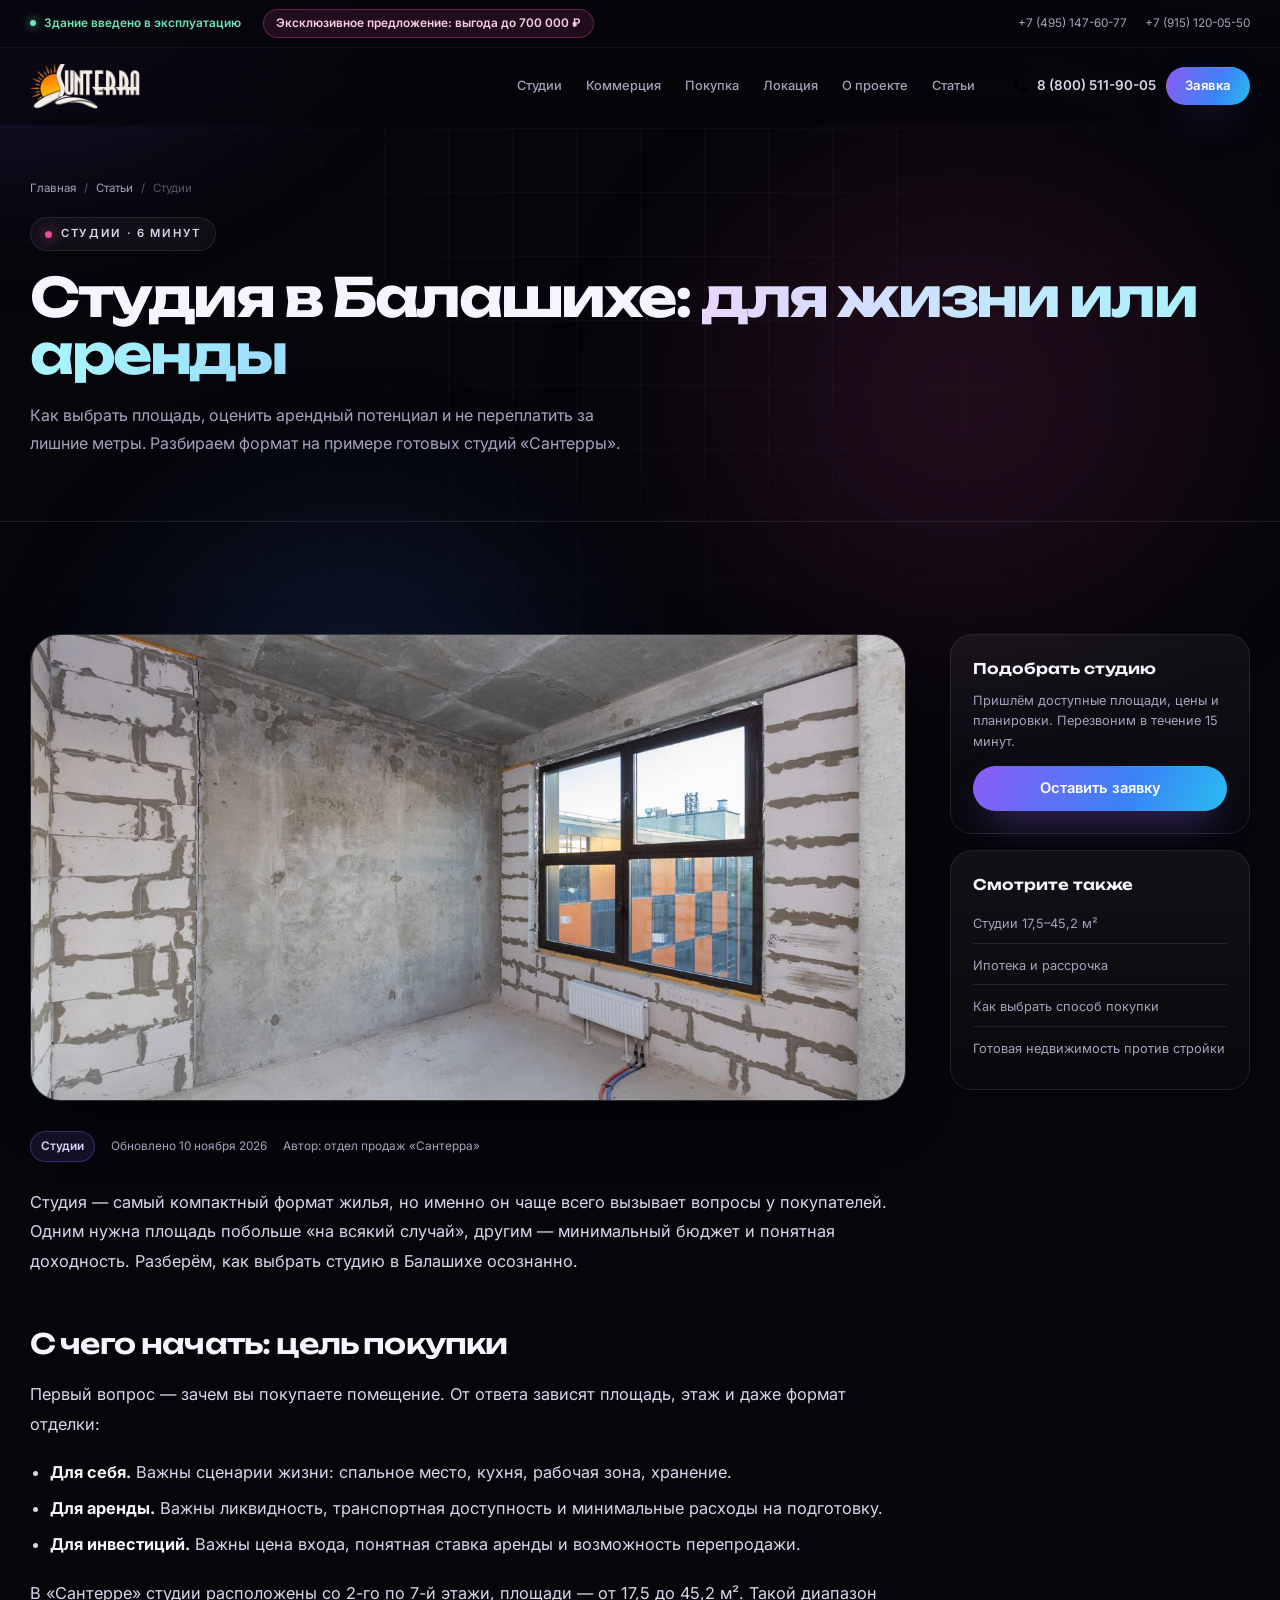
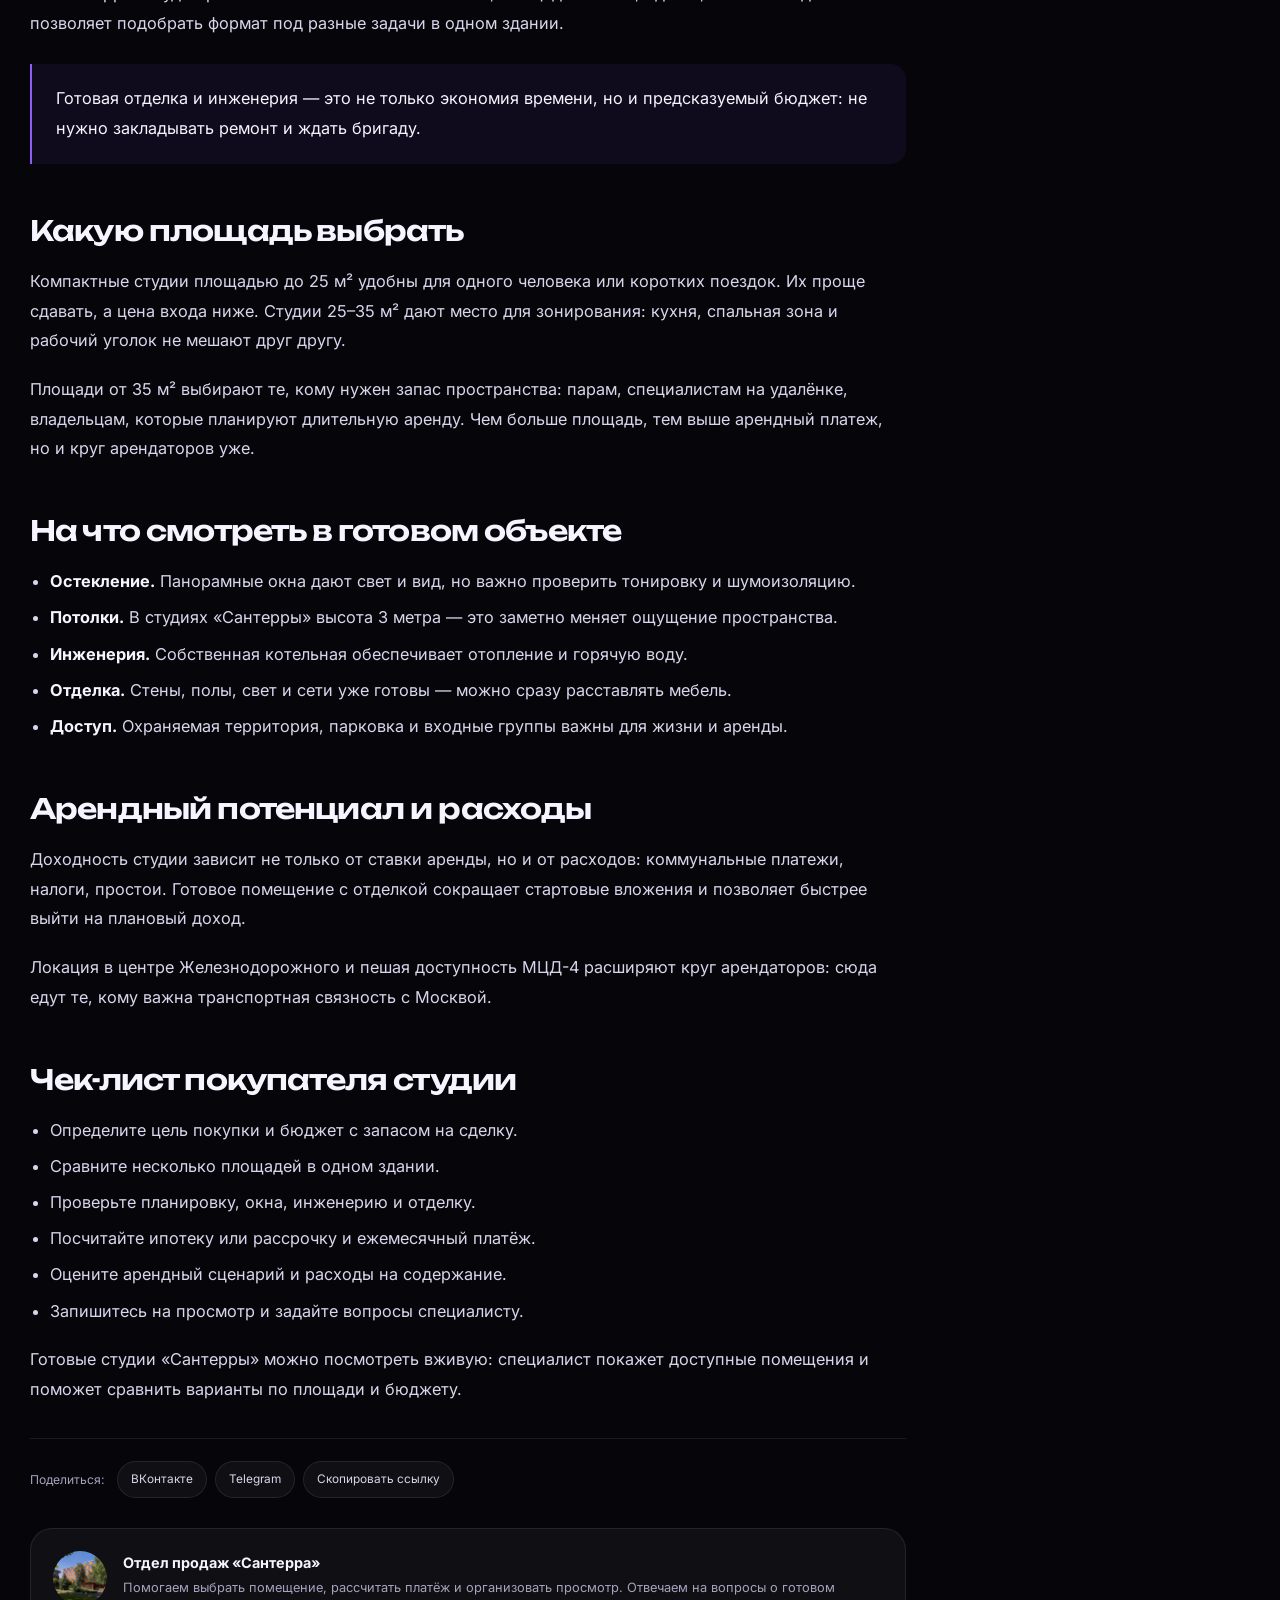
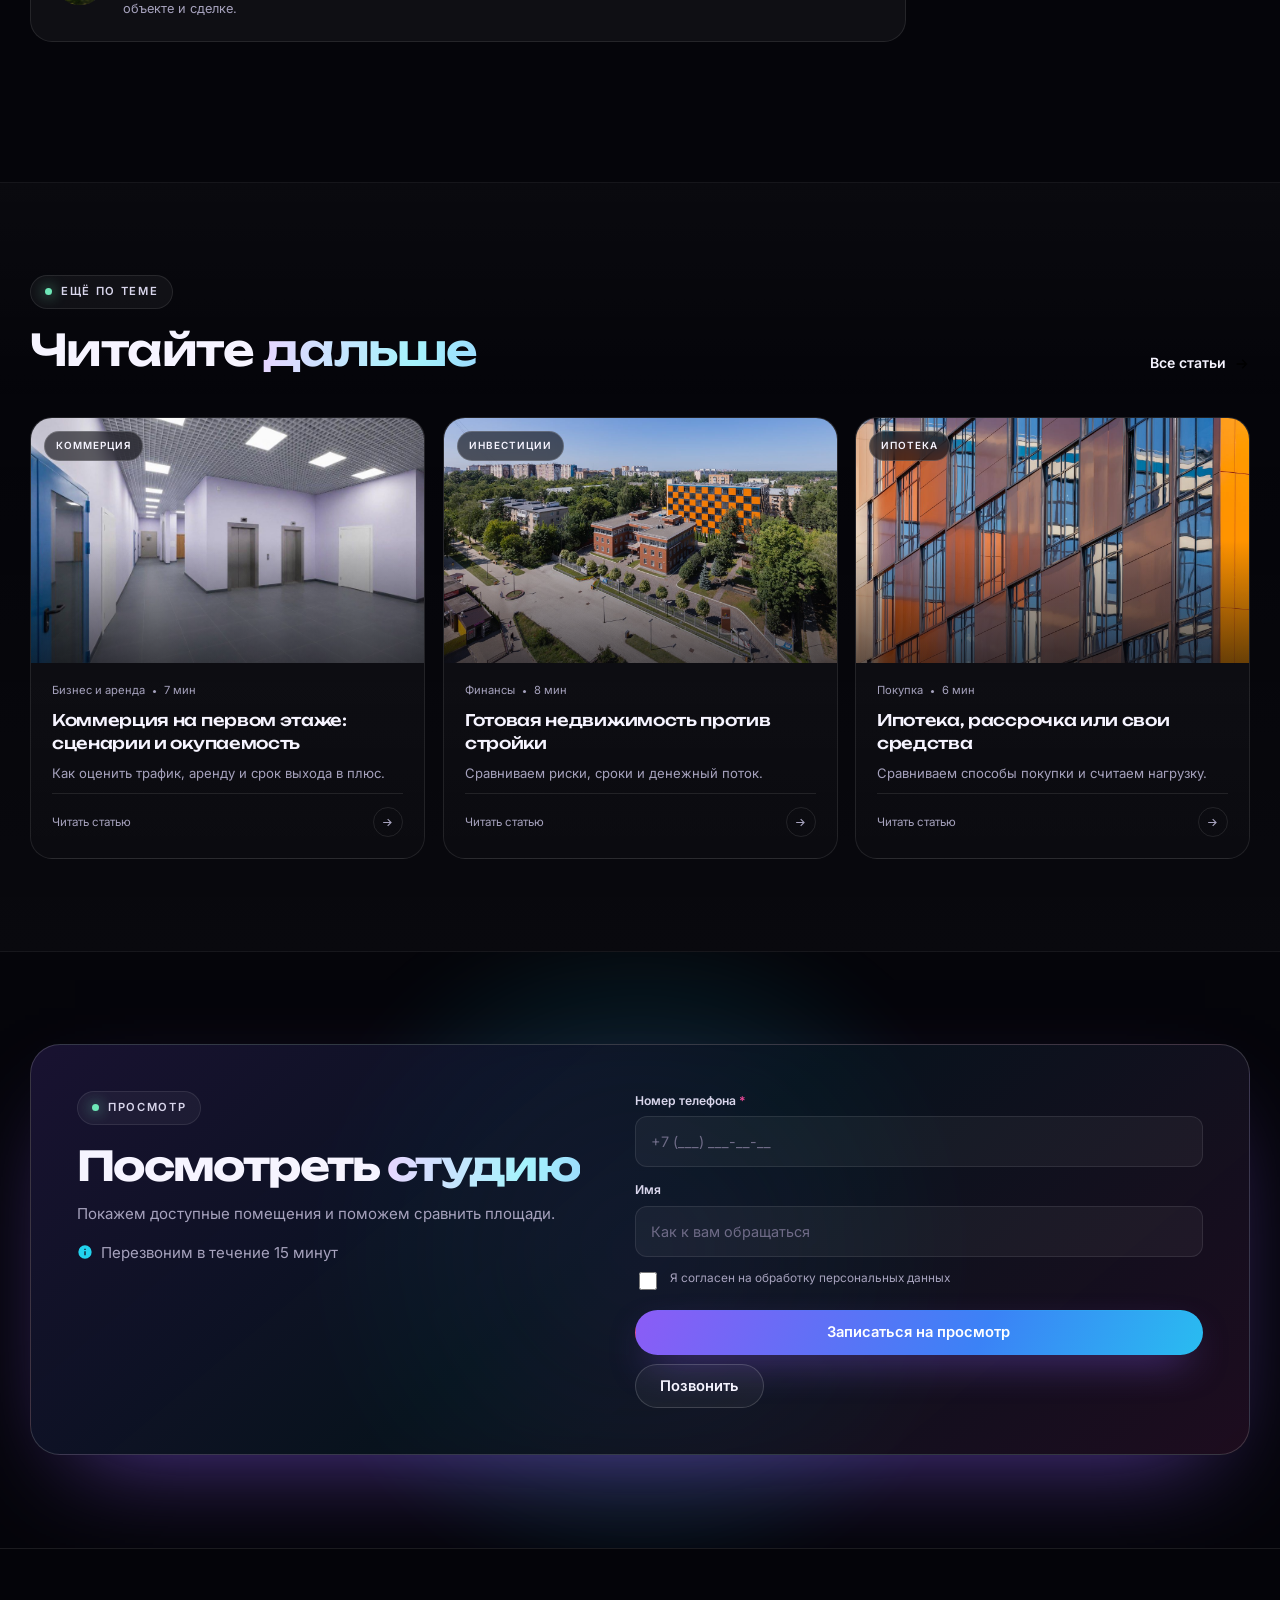
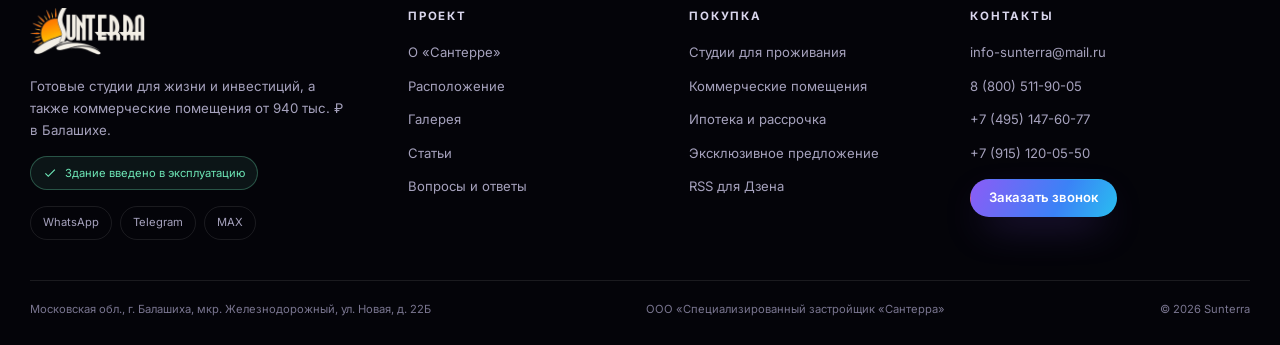
<file: article-studios.html>
<!DOCTYPE html>
<html lang="ru">
<head>
  <meta charset="UTF-8">
  <meta name="viewport" content="width=device-width, initial-scale=1.0, viewport-fit=cover">
  <title>Студия в Балашихе: для жизни или сдачи в аренду — «Сантерра»</title>
  <meta name="description" content="Как выбрать студию в Балашихе: площадь, арендный потенциал, отделка, локация и расходы. Разбираем формат 17,5–45,2 м² на примере «Сантерры».">
  <meta name="theme-color" content="#05050a">
  <meta name="robots" content="index, follow">
  <meta property="og:type" content="article">
  <meta property="og:locale" content="ru_RU">
  <meta property="og:site_name" content="Сантерра">
  <meta property="og:title" content="Студия в Балашихе: для жизни или сдачи в аренду">
  <meta property="og:description" content="Как выбрать площадь, оценить арендный потенциал и не переплатить за лишние метры.">
  <meta property="og:image" content="https://apartamenty.poprostomy.ru/images/photos/studio-4.jpg">
  <meta property="og:url" content="https://apartamenty.poprostomy.ru/article-studios.html">
  <meta name="twitter:card" content="summary_large_image">
  <link rel="canonical" href="https://apartamenty.poprostomy.ru/article-studios.html">
  <link rel="icon" href="images/favicon.svg" type="image/svg+xml">
  <link rel="alternate" type="application/rss+xml" title="Сантерра — RSS" href="rss.xml">
  <link rel="alternate" type="application/rss+xml" title="Сантерра — лента для Дзена" href="dzen.xml">
  <link rel="preconnect" href="https://fonts.googleapis.com">
  <link rel="preconnect" href="https://fonts.gstatic.com" crossorigin>
  <link href="https://fonts.googleapis.com/css2?family=Inter:wght@400;500;600;700&family=Unbounded:wght@400;500;600;700&display=swap" rel="stylesheet">
  <link rel="stylesheet" href="styles.css">
  <script src="script.js" defer></script>
</head>
<body class="page-inner">

  <a class="skip-link" href="#main">Перейти к содержанию</a>
  <div class="reading-progress" aria-hidden="true"><span data-reading-progress></span></div>
  <div class="scroll-progress" aria-hidden="true"><span id="scroll-bar"></span></div>

  <div class="topline">
    <div class="container topline__inner">
      <span class="topline__status">Здание введено в эксплуатацию</span>
      <a class="topline__promo" href="index.html#exclusive">Эксклюзивное предложение: выгода до 700 000 ₽</a>
      <div class="topline__contacts"><a href="tel:+74951476077">+7 (495) 147-60-77</a><a href="tel:+79151200550">+7 (915) 120-05-50</a></div>
    </div>
  </div>

  <header class="site-header">
    <div class="container header-inner">
      <a class="logo" href="index.html" aria-label="Сантерра — на главную"><img src="images/logo-light.png" alt="Сантерра" width="180" height="75" decoding="async"></a>
      <nav class="main-nav" aria-label="Основная навигация"><a href="studios.html">Студии</a><a href="commercial.html">Коммерция</a><a href="invest.html">Покупка</a><a href="location.html">Локация</a><a href="about.html">О проекте</a><a href="articles.html">Статьи</a></nav>
      <div class="header-actions">
        <a class="header-phone" href="tel:88005119005" aria-label="Позвонить 8 (800) 511-90-05"><svg viewBox="0 0 24 24" aria-hidden="true"><path d="M6.6 10.8a15.1 15.1 0 0 0 6.6 6.6l2.2-2.2c.3-.3.7-.4 1-.2 1.2.4 2.4.6 3.7.6.6 0 1 .4 1 1V20c0 .6-.4 1-1 1A17 17 0 0 1 3 4c0-.6.4-1 1-1h3.5c.6 0 1 .4 1 1 0 1.3.2 2.5.6 3.7.1.3 0 .7-.2 1l-2.3 2.1Z"/></svg><span>8 (800) 511-90-05</span></a>
        <button class="btn btn--primary btn--small header-cta" type="button" data-modal-open>Заявка</button>
        <button class="burger" id="menu-toggle" type="button" aria-expanded="false" aria-controls="mobile-menu" aria-label="Открыть меню"><span></span><span></span><span></span></button>
      </div>
    </div>
    <div class="mobile-menu" id="mobile-menu" aria-hidden="true">
      <nav class="mobile-menu__nav" aria-label="Мобильная навигация">
        <a href="studios.html">Студии<span>Готовые помещения для жизни и аренды</span></a>
        <a href="commercial.html">Коммерция<span>Первый и подвальный этажи</span></a>
        <a href="invest.html">Покупка<span>Ипотека, рассрочка, эскроу</span></a>
        <a href="location.html">Локация<span>Балашиха, ул. Новая, 22Б</span></a>
        <a href="about.html">О проекте<span>Архитектура и преимущества</span></a>
        <a href="articles.html">Статьи<span>Гид по недвижимости и аренде</span></a>
        <a href="rss.xml">RSS-лента<span>Обновления проекта</span></a>
      </nav>
      <div class="mobile-menu__foot"><a class="btn btn--primary" href="tel:88005119005">8 (800) 511-90-05</a><button class="btn btn--ghost" type="button" data-modal-open>Оставить заявку</button></div>
    </div>
  </header>

  <main id="main">

    <section class="page-hero">
      <div class="container">
        <nav class="breadcrumbs" aria-label="Хлебные крошки"><a href="index.html">Главная</a><span>/</span><a href="articles.html">Статьи</a><span>/</span><span>Студии</span></nav>
        <span class="eyebrow eyebrow--pink">Студии · 6 минут</span>
        <h1>Студия в Балашихе: <span class="grad">для жизни или аренды</span></h1>
        <p class="lead">Как выбрать площадь, оценить арендный потенциал и не переплатить за лишние метры. Разбираем формат на примере готовых студий «Сантерры».</p>
      </div>
    </section>

    <section class="section section--tight">
      <div class="container">
        <div class="article-layout">
          <div class="article-main">
            <figure class="article-cover">
              <img src="images/photos/studio-4.jpg" alt="Студия с готовой отделкой в «Сантерре»" width="1300" height="867">
            </figure>

            <div class="article-meta">
              <span class="cat">Студии</span>
              <span>Обновлено 10 ноября 2026</span>
              <span>Автор: отдел продаж «Сантерра»</span>
            </div>

            <div class="prose" data-article-body>
              <p>Студия — самый компактный формат жилья, но именно он чаще всего вызывает вопросы у покупателей. Одним нужна площадь побольше «на всякий случай», другим — минимальный бюджет и понятная доходность. Разберём, как выбрать студию в Балашихе осознанно.</p>

              <h2>С чего начать: цель покупки</h2>
              <p>Первый вопрос — зачем вы покупаете помещение. От ответа зависят площадь, этаж и даже формат отделки:</p>
              <ul>
                <li><strong>Для себя.</strong> Важны сценарии жизни: спальное место, кухня, рабочая зона, хранение.</li>
                <li><strong>Для аренды.</strong> Важны ликвидность, транспортная доступность и минимальные расходы на подготовку.</li>
                <li><strong>Для инвестиций.</strong> Важны цена входа, понятная ставка аренды и возможность перепродажи.</li>
              </ul>
              <p>В «Сантерре» студии расположены со 2-го по 7-й этажи, площади — от 17,5 до 45,2 м². Такой диапазон позволяет подобрать формат под разные задачи в одном здании.</p>

              <blockquote>Готовая отделка и инженерия — это не только экономия времени, но и предсказуемый бюджет: не нужно закладывать ремонт и ждать бригаду.</blockquote>

              <h2>Какую площадь выбрать</h2>
              <p>Компактные студии площадью до 25 м² удобны для одного человека или коротких поездок. Их проще сдавать, а цена входа ниже. Студии 25–35 м² дают место для зонирования: кухня, спальная зона и рабочий уголок не мешают друг другу.</p>
              <p>Площади от 35 м² выбирают те, кому нужен запас пространства: парам, специалистам на удалёнке, владельцам, которые планируют длительную аренду. Чем больше площадь, тем выше арендный платеж, но и круг арендаторов уже.</p>

              <h2>На что смотреть в готовом объекте</h2>
              <ul>
                <li><strong>Остекление.</strong> Панорамные окна дают свет и вид, но важно проверить тонировку и шумоизоляцию.</li>
                <li><strong>Потолки.</strong> В студиях «Сантерры» высота 3 метра — это заметно меняет ощущение пространства.</li>
                <li><strong>Инженерия.</strong> Собственная котельная обеспечивает отопление и горячую воду.</li>
                <li><strong>Отделка.</strong> Стены, полы, свет и сети уже готовы — можно сразу расставлять мебель.</li>
                <li><strong>Доступ.</strong> Охраняемая территория, парковка и входные группы важны для жизни и аренды.</li>
              </ul>

              <h2>Арендный потенциал и расходы</h2>
              <p>Доходность студии зависит не только от ставки аренды, но и от расходов: коммунальные платежи, налоги, простои. Готовое помещение с отделкой сокращает стартовые вложения и позволяет быстрее выйти на плановый доход.</p>
              <p>Локация в центре Железнодорожного и пешая доступность МЦД-4 расширяют круг арендаторов: сюда едут те, кому важна транспортная связность с Москвой.</p>

              <h2>Чек-лист покупателя студии</h2>
              <ul>
                <li>Определите цель покупки и бюджет с запасом на сделку.</li>
                <li>Сравните несколько площадей в одном здании.</li>
                <li>Проверьте планировку, окна, инженерию и отделку.</li>
                <li>Посчитайте ипотеку или рассрочку и ежемесячный платёж.</li>
                <li>Оцените арендный сценарий и расходы на содержание.</li>
                <li>Запишитесь на просмотр и задайте вопросы специалисту.</li>
              </ul>

              <p>Готовые студии «Сантерры» можно посмотреть вживую: специалист покажет доступные помещения и поможет сравнить варианты по площади и бюджету.</p>
            </div>

            <div class="share-inline">
              <span>Поделиться:</span>
              <button class="share-btn" type="button" data-share="vk">ВКонтакте</button>
              <button class="share-btn" type="button" data-share="tg">Telegram</button>
              <button class="share-btn" type="button" data-share="copy">Скопировать ссылку</button>
            </div>

            <div class="author-box">
              <img src="images/photos/lobby-1.jpg" alt="Отдел продаж «Сантерра»" width="54" height="54" loading="lazy" decoding="async">
              <div><b>Отдел продаж «Сантерра»</b><p>Помогаем выбрать помещение, рассчитать платёж и организовать просмотр. Отвечаем на вопросы о готовом объекте и сделке.</p></div>
            </div>
          </div>

          <aside class="article-aside">
            <div class="aside-card">
              <h3>Подобрать студию</h3>
              <p>Пришлём доступные площади, цены и планировки. Перезвоним в течение 15 минут.</p>
              <button class="btn btn--primary" type="button" data-modal-open data-format="Студия">Оставить заявку</button>
            </div>
            <div class="aside-card">
              <h3>Смотрите также</h3>
              <ul class="aside-links">
                <li><a href="studios.html">Студии 17,5–45,2 м²</a></li>
                <li><a href="invest.html">Ипотека и рассрочка</a></li>
                <li><a href="article-mortgage.html">Как выбрать способ покупки</a></li>
                <li><a href="article-investment.html">Готовая недвижимость против стройки</a></li>
              </ul>
            </div>
          </aside>
        </div>
      </div>
    </section>

    <section class="section section--soft">
      <div class="container">
        <div class="section-head reveal"><div class="section-head__text"><span class="eyebrow">Ещё по теме</span><h2>Читайте <span class="grad">дальше</span></h2></div><a class="text-link" href="articles.html">Все статьи <svg viewBox="0 0 24 24" aria-hidden="true"><path d="M13 5l7 7-7 7-1.4-1.4 4.6-4.6H4v-2h12.2l-4.6-4.6L13 5Z"/></svg></a></div>
        <div class="related-grid">
          <article class="article-card reveal"><a class="article-card__media" href="article-commercial.html"><img src="images/photos/commercial-2.jpg" alt="Коммерческое помещение" width="1300" height="867" loading="lazy" decoding="async"><span class="article-card__cat">Коммерция</span></a><div class="article-card__body"><div class="article-card__meta"><span>Бизнес и аренда</span><span class="dot"></span><span>7 мин</span></div><h3><a href="article-commercial.html">Коммерция на первом этаже: сценарии и окупаемость</a></h3><p>Как оценить трафик, аренду и срок выхода в плюс.</p><div class="article-card__foot"><span>Читать статью</span><span class="article-card__arrow"><svg viewBox="0 0 24 24"><path d="M13 5l7 7-7 7-1.4-1.4 4.6-4.6H4v-2h12.2l-4.6-4.6L13 5Z"/></svg></span></div></div></article>
          <article class="article-card reveal" data-delay="1"><a class="article-card__media" href="article-investment.html"><img src="images/photos/facade-4.jpg" alt="Готовое здание" width="1300" height="867" loading="lazy" decoding="async"><span class="article-card__cat">Инвестиции</span></a><div class="article-card__body"><div class="article-card__meta"><span>Финансы</span><span class="dot"></span><span>8 мин</span></div><h3><a href="article-investment.html">Готовая недвижимость против стройки</a></h3><p>Сравниваем риски, сроки и денежный поток.</p><div class="article-card__foot"><span>Читать статью</span><span class="article-card__arrow"><svg viewBox="0 0 24 24"><path d="M13 5l7 7-7 7-1.4-1.4 4.6-4.6H4v-2h12.2l-4.6-4.6L13 5Z"/></svg></span></div></div></article>
          <article class="article-card reveal" data-delay="2"><a class="article-card__media" href="article-mortgage.html"><img src="images/photos/facade-6.jpg" alt="Здание «Сантерра»" width="1300" height="867" loading="lazy" decoding="async"><span class="article-card__cat">Ипотека</span></a><div class="article-card__body"><div class="article-card__meta"><span>Покупка</span><span class="dot"></span><span>6 мин</span></div><h3><a href="article-mortgage.html">Ипотека, рассрочка или свои средства</a></h3><p>Сравниваем способы покупки и считаем нагрузку.</p><div class="article-card__foot"><span>Читать статью</span><span class="article-card__arrow"><svg viewBox="0 0 24 24"><path d="M13 5l7 7-7 7-1.4-1.4 4.6-4.6H4v-2h12.2l-4.6-4.6L13 5Z"/></svg></span></div></div></article>
        </div>
      </div>
    </section>

    <section class="section cta">
      <div class="cta__glow" aria-hidden="true"></div>
      <div class="container">
        <div class="cta__panel reveal">
          <div class="cta__copy"><span class="eyebrow">Просмотр</span><h2>Посмотреть <span class="grad">студию</span></h2><p>Покажем доступные помещения и поможем сравнить площади.</p><p class="note"><svg viewBox="0 0 24 24" aria-hidden="true"><path d="M12 2a10 10 0 1 0 0 20 10 10 0 0 0 0-20Zm1 15h-2v-6h2v6Zm0-8h-2V7h2v2Z"/></svg>Перезвоним в течение 15 минут</p></div>
          <form class="form" id="lead-form" action="send.php" method="post" novalidate>
            <div class="hp" aria-hidden="true"><label for="lead-company">Не заполняйте это поле</label><input type="text" id="lead-company" name="company" tabindex="-1" autocomplete="off"></div>
            <input type="hidden" name="source" value="Статья о студиях — заявка"><input type="hidden" name="format" value="Студия">
            <div class="field"><label for="lead-phone">Номер телефона <span class="req">*</span></label><input type="tel" id="lead-phone" name="phone" inputmode="tel" autocomplete="tel" placeholder="+7 (___) ___-__-__" data-phone aria-describedby="lead-phone-error" required><p class="field-error" id="lead-phone-error" aria-live="polite"></p></div>
            <div class="field"><label for="lead-name">Имя</label><input type="text" id="lead-name" name="name" autocomplete="name" placeholder="Как к вам обращаться"><p class="field-error" id="lead-name-error" aria-live="polite"></p></div>
            <div class="check"><input type="checkbox" id="lead-consent" name="consent" value="yes" data-consent aria-describedby="lead-consent-error"><label for="lead-consent">Я согласен на обработку персональных данных</label></div>
            <p class="field-error" id="lead-consent-error" aria-live="polite"></p>
            <div class="actions"><button class="btn btn--primary btn--block" type="submit">Записаться на просмотр</button><a class="btn btn--ghost" href="tel:88005119005">Позвонить</a></div>
            <p class="form-status" role="status" aria-live="polite"></p>
          </form>
        </div>
      </div>
    </section>

  </main>

  <footer class="site-footer">
    <div class="container footer-grid">
      <div class="footer-brand"><a class="logo" href="index.html" aria-label="Сантерра — на главную"><img src="images/logo-light.png" alt="Сантерра" width="180" height="75" loading="lazy" decoding="async"></a><p>Готовые студии для жизни и инвестиций, а также коммерческие помещения от 940 тыс. ₽ в Балашихе.</p><p class="footer-status"><svg viewBox="0 0 24 24" aria-hidden="true"><path d="M9 16.2 4.8 12l-1.4 1.4L9 19 21 7l-1.4-1.4L9 16.2Z"/></svg>Здание введено в эксплуатацию</p><div class="socials"><a href="https://api.whatsapp.com/send?phone=79151200550" target="_blank" rel="noopener">WhatsApp</a><a href="https://t.me/+79151200550" target="_blank" rel="noopener">Telegram</a><a href="https://max.ru/u/f9LHodD0cOJLvzLzxvuKpFIgym3FapHnvrk9cvRB6W5Wqkvv6KdQNrgieGY" target="_blank" rel="noopener">MAX</a></div></div>
      <nav class="footer-col" aria-label="Разделы проекта"><h3>Проект</h3><ul><li><a href="about.html">О «Сантерре»</a></li><li><a href="location.html">Расположение</a></li><li><a href="about.html#gallery">Галерея</a></li><li><a href="articles.html">Статьи</a></li><li><a href="index.html#faq">Вопросы и ответы</a></li></ul></nav>
      <nav class="footer-col" aria-label="Покупка и форматы"><h3>Покупка</h3><ul><li><a href="studios.html">Студии для проживания</a></li><li><a href="commercial.html">Коммерческие помещения</a></li><li><a href="invest.html">Ипотека и рассрочка</a></li><li><a href="index.html#exclusive">Эксклюзивное предложение</a></li><li><a href="dzen.xml" target="_blank" rel="noopener">RSS для Дзена</a></li></ul></nav>
      <div class="footer-col footer-contacts"><h3>Контакты</h3><ul><li><a href="mailto:info-sunterra@mail.ru">info-sunterra@mail.ru</a></li><li><a href="tel:88005119005">8 (800) 511-90-05</a></li><li><a href="tel:+74951476077">+7 (495) 147-60-77</a></li><li><a href="tel:+79151200550">+7 (915) 120-05-50</a></li></ul><button class="btn btn--primary btn--small" type="button" data-modal-open>Заказать звонок</button></div>
    </div>
    <div class="container footer-bottom"><p>Московская обл., г. Балашиха, мкр. Железнодорожный, ул. Новая, д. 22Б</p><p>ООО «Специализированный застройщик «Сантерра»</p><p>© <span data-year>2026</span> Sunterra</p></div>
  </footer>

  <div class="mobile-bar" aria-label="Быстрые действия"><a class="btn btn--ghost" href="tel:88005119005">Позвонить</a><button class="btn btn--primary" type="button" data-modal-open>Оставить заявку</button></div>
  <button class="to-top" id="to-top" type="button" aria-label="Наверх"><svg viewBox="0 0 24 24" aria-hidden="true"><path d="M12 4 4 12h6v8h4v-8h6L12 4Z"/></svg></button>

  <div class="modal" id="callback-modal" hidden>
    <div class="modal__backdrop" data-modal-close></div>
    <div class="modal__dialog" role="dialog" aria-modal="true" aria-labelledby="modal-title">
      <button class="modal__close" type="button" data-modal-close aria-label="Закрыть">✕</button>
      <h2 id="modal-title">Заказать звонок</h2>
      <p class="modal__lead">Оставьте номер телефона — специалист свяжется с вами и ответит на вопросы.</p>
      <form class="form" id="callback-form" action="send.php" method="post" novalidate>
        <div class="hp" aria-hidden="true"><label for="cb-company">Не заполняйте это поле</label><input type="text" id="cb-company" name="company" tabindex="-1" autocomplete="off"></div>
        <input type="hidden" name="source" value="Модальное окно">
        <div class="field"><label for="cb-format">Формат помещения</label><select id="cb-format" name="format"><option value="Нужна консультация">Нужна консультация</option><option value="Студия">Студия</option><option value="Коммерческое помещение">Коммерческое помещение</option><option value="Эксклюзивное предложение">Эксклюзивное предложение</option></select></div>
        <div class="field"><label for="cb-name">Имя</label><input type="text" id="cb-name" name="name" autocomplete="name" placeholder="Как к вам обращаться"><p class="field-error" id="cb-name-error" aria-live="polite"></p></div>
        <div class="field"><label for="cb-phone">Номер телефона <span class="req">*</span></label><input type="tel" id="cb-phone" name="phone" inputmode="tel" autocomplete="tel" placeholder="+7 (___) ___-__-__" data-phone aria-describedby="cb-phone-error" required><p class="field-error" id="cb-phone-error" aria-live="polite"></p></div>
        <div class="check"><input type="checkbox" id="cb-consent" name="consent" value="yes" data-consent aria-describedby="cb-consent-error"><label for="cb-consent">Я согласен на обработку персональных данных</label></div>
        <p class="field-error" id="cb-consent-error" aria-live="polite"></p>
        <div class="actions"><button class="btn btn--primary btn--block" type="submit">Жду звонка</button></div>
        <p class="form-status" role="status" aria-live="polite"></p>
      </form>
    </div>
  </div>

  <div class="lightbox" id="lightbox" hidden>
    <button class="lightbox__close" type="button" data-lightbox-close aria-label="Закрыть">✕</button>
    <button class="lightbox__nav lightbox__nav--prev" type="button" data-lightbox-prev aria-label="Предыдущее фото">‹</button>
    <figure class="lightbox__figure"><img id="lightbox-img" alt=""><figcaption id="lightbox-caption"></figcaption></figure>
    <button class="lightbox__nav lightbox__nav--next" type="button" data-lightbox-next aria-label="Следующее фото">›</button>
  </div>

</body>
</html>
</file>
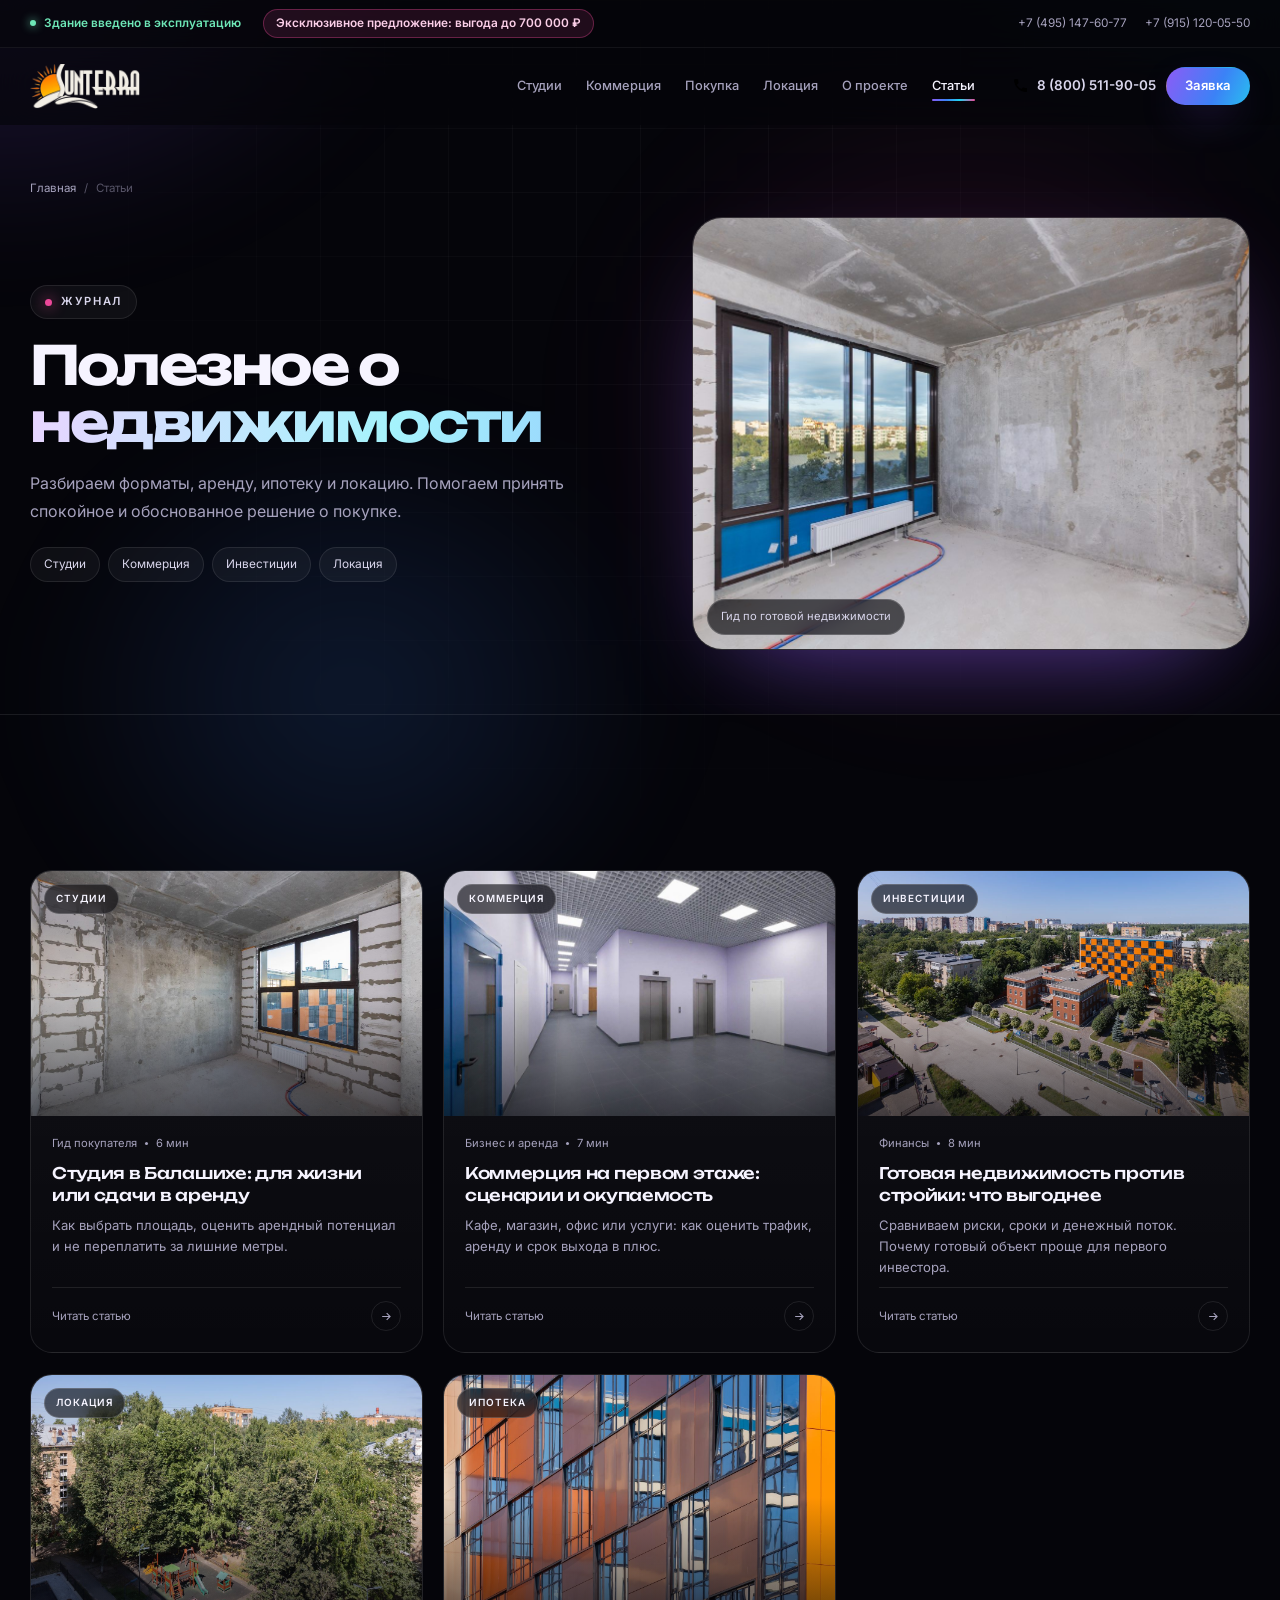
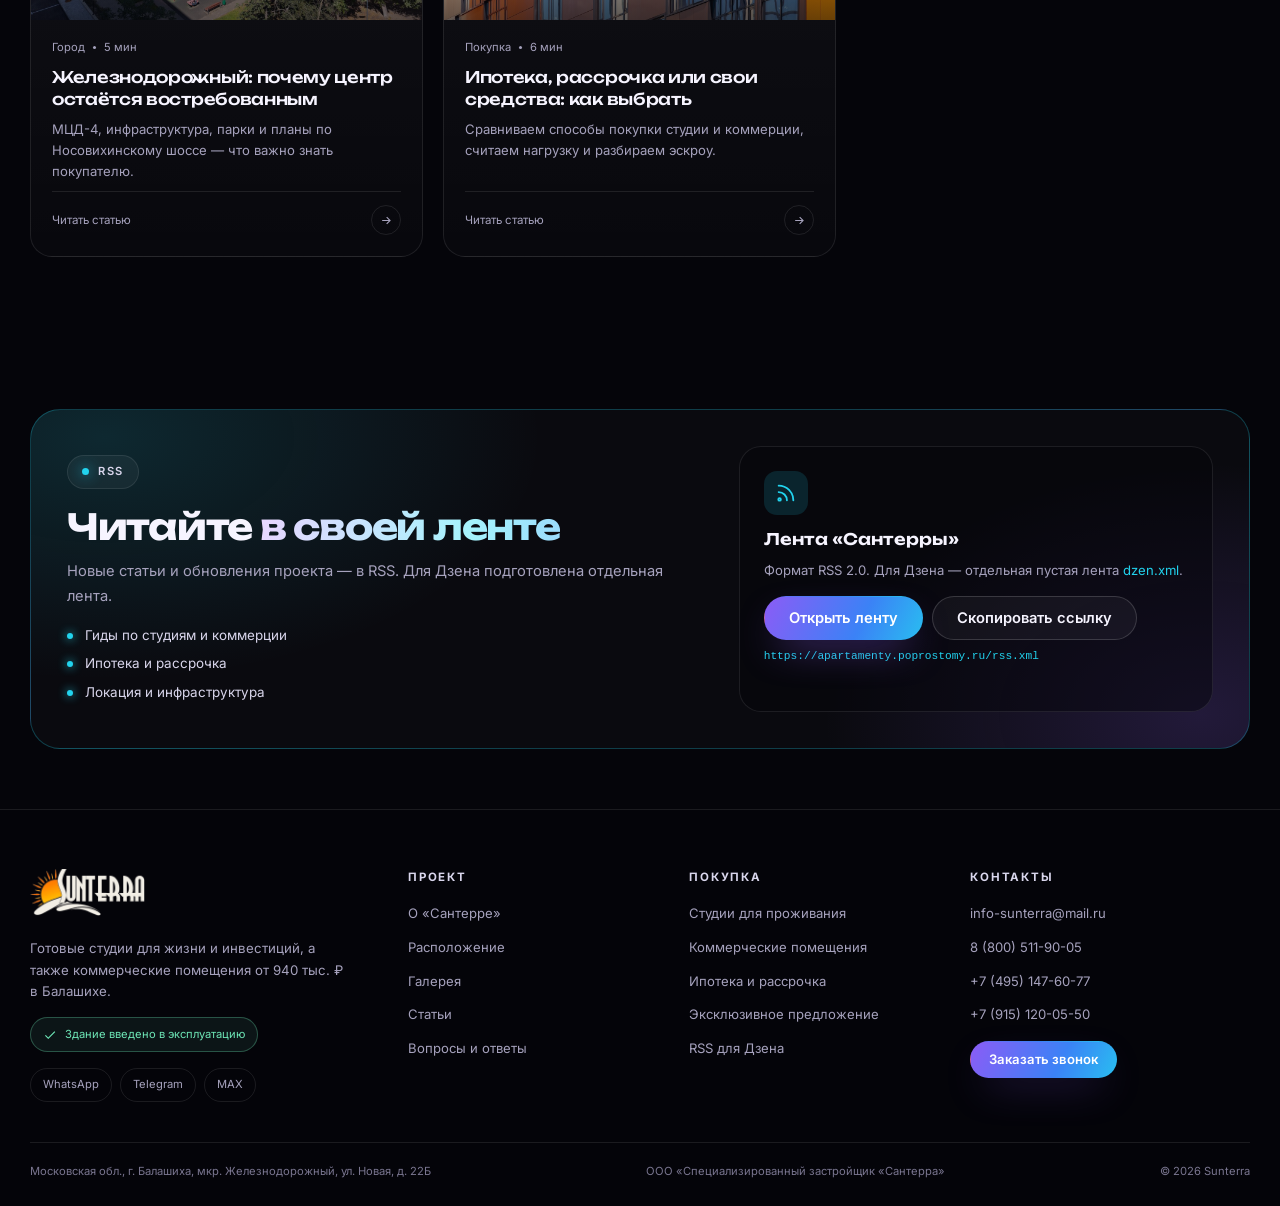
<file: articles.html>
<!DOCTYPE html>
<html lang="ru">
<head>
  <meta charset="UTF-8">
  <meta name="viewport" content="width=device-width, initial-scale=1.0, viewport-fit=cover">
  <title>Статьи о недвижимости, аренде и покупке — «Сантерра»</title>
  <meta name="description" content="Гид по студиям, коммерческим помещениям, ипотеке и локации Балашихи. Разбираем форматы, аренду, рассрочку и выбор готового объекта.">
  <meta name="theme-color" content="#05050a">
  <meta name="robots" content="index, follow">

  <meta property="og:type" content="website">
  <meta property="og:locale" content="ru_RU">
  <meta property="og:site_name" content="Сантерра">
  <meta property="og:title" content="Статьи о недвижимости, аренде и покупке — «Сантерра»">
  <meta property="og:description" content="Гид по студиям, коммерции, ипотеке и локации Балашихи.">
  <meta property="og:image" content="https://apartamenty.poprostomy.ru/images/photos/studio-1.jpg">
  <meta property="og:url" content="https://apartamenty.poprostomy.ru/articles.html">
  <meta name="twitter:card" content="summary_large_image">
  <link rel="canonical" href="https://apartamenty.poprostomy.ru/articles.html">

  <link rel="icon" href="images/favicon.svg" type="image/svg+xml">
  <link rel="alternate" type="application/rss+xml" title="Сантерра — RSS" href="rss.xml">
  <link rel="alternate" type="application/rss+xml" title="Сантерра — лента для Дзена" href="dzen.xml">

  <link rel="preconnect" href="https://fonts.googleapis.com">
  <link rel="preconnect" href="https://fonts.gstatic.com" crossorigin>
  <link href="https://fonts.googleapis.com/css2?family=Inter:wght@400;500;600;700&family=Unbounded:wght@400;500;600;700&display=swap" rel="stylesheet">
  <link rel="stylesheet" href="styles.css">
  <script src="script.js" defer></script>
</head>
<body class="page-inner">

  <a class="skip-link" href="#main">Перейти к содержанию</a>
  <div class="scroll-progress" aria-hidden="true"><span id="scroll-bar"></span></div>

  <div class="topline">
    <div class="container topline__inner">
      <span class="topline__status">Здание введено в эксплуатацию</span>
      <a class="topline__promo" href="index.html#exclusive">Эксклюзивное предложение: выгода до 700 000 ₽</a>
      <div class="topline__contacts"><a href="tel:+74951476077">+7 (495) 147-60-77</a><a href="tel:+79151200550">+7 (915) 120-05-50</a></div>
    </div>
  </div>

  <header class="site-header">
    <div class="container header-inner">
      <a class="logo" href="index.html" aria-label="Сантерра — на главную"><img src="images/logo-light.png" alt="Сантерра" width="180" height="75" decoding="async"></a>
      <nav class="main-nav" aria-label="Основная навигация"><a href="studios.html">Студии</a><a href="commercial.html">Коммерция</a><a href="invest.html">Покупка</a><a href="location.html">Локация</a><a href="about.html">О проекте</a><a href="articles.html">Статьи</a></nav>
      <div class="header-actions">
        <a class="header-phone" href="tel:88005119005" aria-label="Позвонить 8 (800) 511-90-05"><svg viewBox="0 0 24 24" aria-hidden="true"><path d="M6.6 10.8a15.1 15.1 0 0 0 6.6 6.6l2.2-2.2c.3-.3.7-.4 1-.2 1.2.4 2.4.6 3.7.6.6 0 1 .4 1 1V20c0 .6-.4 1-1 1A17 17 0 0 1 3 4c0-.6.4-1 1-1h3.5c.6 0 1 .4 1 1 0 1.3.2 2.5.6 3.7.1.3 0 .7-.2 1l-2.3 2.1Z"/></svg><span>8 (800) 511-90-05</span></a>
        <button class="btn btn--primary btn--small header-cta" type="button" data-modal-open>Заявка</button>
        <button class="burger" id="menu-toggle" type="button" aria-expanded="false" aria-controls="mobile-menu" aria-label="Открыть меню"><span></span><span></span><span></span></button>
      </div>
    </div>
    <div class="mobile-menu" id="mobile-menu" aria-hidden="true">
      <nav class="mobile-menu__nav" aria-label="Мобильная навигация">
        <a href="studios.html">Студии<span>Готовые помещения для жизни и аренды</span></a>
        <a href="commercial.html">Коммерция<span>Первый и подвальный этажи</span></a>
        <a href="invest.html">Покупка<span>Ипотека, рассрочка, эскроу</span></a>
        <a href="location.html">Локация<span>Балашиха, ул. Новая, 22Б</span></a>
        <a href="about.html">О проекте<span>Архитектура и преимущества</span></a>
        <a href="articles.html">Статьи<span>Гид по недвижимости и аренде</span></a>
        <a href="rss.xml">RSS-лента<span>Обновления проекта</span></a>
      </nav>
      <div class="mobile-menu__foot"><a class="btn btn--primary" href="tel:88005119005">8 (800) 511-90-05</a><button class="btn btn--ghost" type="button" data-modal-open>Оставить заявку</button></div>
    </div>
  </header>

  <main id="main">

    <section class="page-hero">
      <div class="container">
        <nav class="breadcrumbs" aria-label="Хлебные крошки"><a href="index.html">Главная</a><span>/</span><span>Статьи</span></nav>
        <div class="page-hero__grid">
          <div>
            <span class="eyebrow eyebrow--pink">Журнал</span>
            <h1>Полезное о <span class="grad">недвижимости</span></h1>
            <p class="lead">Разбираем форматы, аренду, ипотеку и локацию. Помогаем принять спокойное и обоснованное решение о покупке.</p>
            <ul class="page-hero__chips">
              <li>Студии</li>
              <li>Коммерция</li>
              <li>Инвестиции</li>
              <li>Локация</li>
            </ul>
          </div>
          <figure class="page-hero__media">
            <img src="images/photos/studio-1.jpg" alt="Студия с готовой отделкой" width="1300" height="867" fetchpriority="high">
            <figcaption>Гид по готовой недвижимости</figcaption>
          </figure>
        </div>
      </div>
    </section>

    <section class="section">
      <div class="container">
        <div class="filters reveal" role="group" aria-label="Фильтр статей">
          <button class="chip is-active" type="button" data-filter="all">Все статьи</button>
          <button class="chip" type="button" data-filter="studios">Студии</button>
          <button class="chip" type="button" data-filter="commercial">Коммерция</button>
          <button class="chip" type="button" data-filter="investment">Инвестиции</button>
          <button class="chip" type="button" data-filter="location">Локация</button>
          <button class="chip" type="button" data-filter="mortgage">Ипотека</button>
        </div>

        <div class="article-grid" data-filter-grid>
          <article class="article-card reveal" data-cat="studios">
            <a class="article-card__media" href="article-studios.html"><img src="images/photos/studio-4.jpg" alt="Студия с готовой отделкой" width="1300" height="867" loading="lazy" decoding="async"><span class="article-card__cat">Студии</span></a>
            <div class="article-card__body">
              <div class="article-card__meta"><span>Гид покупателя</span><span class="dot"></span><span>6 мин</span></div>
              <h3><a href="article-studios.html">Студия в Балашихе: для жизни или сдачи в аренду</a></h3>
              <p>Как выбрать площадь, оценить арендный потенциал и не переплатить за лишние метры.</p>
              <div class="article-card__foot"><span>Читать статью</span><span class="article-card__arrow"><svg viewBox="0 0 24 24"><path d="M13 5l7 7-7 7-1.4-1.4 4.6-4.6H4v-2h12.2l-4.6-4.6L13 5Z"/></svg></span></div>
            </div>
          </article>

          <article class="article-card reveal" data-delay="1" data-cat="commercial">
            <a class="article-card__media" href="article-commercial.html"><img src="images/photos/commercial-2.jpg" alt="Коммерческое помещение" width="1300" height="867" loading="lazy" decoding="async"><span class="article-card__cat">Коммерция</span></a>
            <div class="article-card__body">
              <div class="article-card__meta"><span>Бизнес и аренда</span><span class="dot"></span><span>7 мин</span></div>
              <h3><a href="article-commercial.html">Коммерция на первом этаже: сценарии и окупаемость</a></h3>
              <p>Кафе, магазин, офис или услуги: как оценить трафик, аренду и срок выхода в плюс.</p>
              <div class="article-card__foot"><span>Читать статью</span><span class="article-card__arrow"><svg viewBox="0 0 24 24"><path d="M13 5l7 7-7 7-1.4-1.4 4.6-4.6H4v-2h12.2l-4.6-4.6L13 5Z"/></svg></span></div>
            </div>
          </article>

          <article class="article-card reveal" data-delay="2" data-cat="investment">
            <a class="article-card__media" href="article-investment.html"><img src="images/photos/facade-4.jpg" alt="Готовое здание «Сантерра»" width="1300" height="867" loading="lazy" decoding="async"><span class="article-card__cat">Инвестиции</span></a>
            <div class="article-card__body">
              <div class="article-card__meta"><span>Финансы</span><span class="dot"></span><span>8 мин</span></div>
              <h3><a href="article-investment.html">Готовая недвижимость против стройки: что выгоднее</a></h3>
              <p>Сравниваем риски, сроки и денежный поток. Почему готовый объект проще для первого инвестора.</p>
              <div class="article-card__foot"><span>Читать статью</span><span class="article-card__arrow"><svg viewBox="0 0 24 24"><path d="M13 5l7 7-7 7-1.4-1.4 4.6-4.6H4v-2h12.2l-4.6-4.6L13 5Z"/></svg></span></div>
            </div>
          </article>

          <article class="article-card reveal" data-cat="location">
            <a class="article-card__media" href="article-location.html"><img src="images/photos/territory-1.jpg" alt="Территория и окружение" width="1300" height="867" loading="lazy" decoding="async"><span class="article-card__cat">Локация</span></a>
            <div class="article-card__body">
              <div class="article-card__meta"><span>Город</span><span class="dot"></span><span>5 мин</span></div>
              <h3><a href="article-location.html">Железнодорожный: почему центр остаётся востребованным</a></h3>
              <p>МЦД-4, инфраструктура, парки и планы по Носовихинскому шоссе — что важно знать покупателю.</p>
              <div class="article-card__foot"><span>Читать статью</span><span class="article-card__arrow"><svg viewBox="0 0 24 24"><path d="M13 5l7 7-7 7-1.4-1.4 4.6-4.6H4v-2h12.2l-4.6-4.6L13 5Z"/></svg></span></div>
            </div>
          </article>

          <article class="article-card reveal" data-delay="1" data-cat="mortgage">
            <a class="article-card__media" href="article-mortgage.html"><img src="images/photos/facade-6.jpg" alt="Здание «Сантерра»" width="1300" height="867" loading="lazy" decoding="async"><span class="article-card__cat">Ипотека</span></a>
            <div class="article-card__body">
              <div class="article-card__meta"><span>Покупка</span><span class="dot"></span><span>6 мин</span></div>
              <h3><a href="article-mortgage.html">Ипотека, рассрочка или свои средства: как выбрать</a></h3>
              <p>Сравниваем способы покупки студии и коммерции, считаем нагрузку и разбираем эскроу.</p>
              <div class="article-card__foot"><span>Читать статью</span><span class="article-card__arrow"><svg viewBox="0 0 24 24"><path d="M13 5l7 7-7 7-1.4-1.4 4.6-4.6H4v-2h12.2l-4.6-4.6L13 5Z"/></svg></span></div>
            </div>
          </article>
        </div>
        <p class="copy-note" data-empty hidden>В этой рубрике пока нет статей.</p>
      </div>
    </section>

    <section class="section section--tight">
      <div class="container">
        <div class="rss-panel reveal">
          <div>
            <span class="eyebrow eyebrow--cyan">RSS</span>
            <h2>Читайте <span class="grad">в своей ленте</span></h2>
            <p>Новые статьи и обновления проекта — в RSS. Для Дзена подготовлена отдельная лента.</p>
            <ul class="rss-topics">
              <li>Гиды по студиям и коммерции</li>
              <li>Ипотека и рассрочка</li>
              <li>Локация и инфраструктура</li>
            </ul>
          </div>
          <div class="rss-card">
            <span class="rss-card__icon" aria-hidden="true"><svg viewBox="0 0 24 24"><path d="M4 11a9 9 0 0 1 9 9"/><path d="M4 4a16 16 0 0 1 16 16"/><circle cx="5" cy="19" r="1.4"/></svg></span>
            <h3>Лента «Сантерры»</h3>
            <p>Формат RSS 2.0. Для Дзена — отдельная пустая лента <a href="dzen.xml" target="_blank" rel="noopener" style="color:var(--cyan)">dzen.xml</a>.</p>
            <div class="rss-card__actions"><a class="btn btn--primary" href="rss.xml" target="_blank" rel="noopener">Открыть ленту</a><button class="btn btn--ghost" type="button" data-copy-rss>Скопировать ссылку</button></div>
            <p class="rss-card__url"><code>https://apartamenty.poprostomy.ru/rss.xml</code></p>
            <p class="copy-note" data-copy-note role="status" aria-live="polite"></p>
          </div>
        </div>
      </div>
    </section>

  </main>

  <footer class="site-footer">
    <div class="container footer-grid">
      <div class="footer-brand"><a class="logo" href="index.html" aria-label="Сантерра — на главную"><img src="images/logo-light.png" alt="Сантерра" width="180" height="75" loading="lazy" decoding="async"></a><p>Готовые студии для жизни и инвестиций, а также коммерческие помещения от 940 тыс. ₽ в Балашихе.</p><p class="footer-status"><svg viewBox="0 0 24 24" aria-hidden="true"><path d="M9 16.2 4.8 12l-1.4 1.4L9 19 21 7l-1.4-1.4L9 16.2Z"/></svg>Здание введено в эксплуатацию</p><div class="socials"><a href="https://api.whatsapp.com/send?phone=79151200550" target="_blank" rel="noopener">WhatsApp</a><a href="https://t.me/+79151200550" target="_blank" rel="noopener">Telegram</a><a href="https://max.ru/u/f9LHodD0cOJLvzLzxvuKpFIgym3FapHnvrk9cvRB6W5Wqkvv6KdQNrgieGY" target="_blank" rel="noopener">MAX</a></div></div>
      <nav class="footer-col" aria-label="Разделы проекта"><h3>Проект</h3><ul><li><a href="about.html">О «Сантерре»</a></li><li><a href="location.html">Расположение</a></li><li><a href="about.html#gallery">Галерея</a></li><li><a href="articles.html">Статьи</a></li><li><a href="index.html#faq">Вопросы и ответы</a></li></ul></nav>
      <nav class="footer-col" aria-label="Покупка и форматы"><h3>Покупка</h3><ul><li><a href="studios.html">Студии для проживания</a></li><li><a href="commercial.html">Коммерческие помещения</a></li><li><a href="invest.html">Ипотека и рассрочка</a></li><li><a href="index.html#exclusive">Эксклюзивное предложение</a></li><li><a href="dzen.xml" target="_blank" rel="noopener">RSS для Дзена</a></li></ul></nav>
      <div class="footer-col footer-contacts"><h3>Контакты</h3><ul><li><a href="mailto:info-sunterra@mail.ru">info-sunterra@mail.ru</a></li><li><a href="tel:88005119005">8 (800) 511-90-05</a></li><li><a href="tel:+74951476077">+7 (495) 147-60-77</a></li><li><a href="tel:+79151200550">+7 (915) 120-05-50</a></li></ul><button class="btn btn--primary btn--small" type="button" data-modal-open>Заказать звонок</button></div>
    </div>
    <div class="container footer-bottom"><p>Московская обл., г. Балашиха, мкр. Железнодорожный, ул. Новая, д. 22Б</p><p>ООО «Специализированный застройщик «Сантерра»</p><p>© <span data-year>2026</span> Sunterra</p></div>
  </footer>

  <div class="mobile-bar" aria-label="Быстрые действия"><a class="btn btn--ghost" href="tel:88005119005">Позвонить</a><button class="btn btn--primary" type="button" data-modal-open>Оставить заявку</button></div>
  <button class="to-top" id="to-top" type="button" aria-label="Наверх"><svg viewBox="0 0 24 24" aria-hidden="true"><path d="M12 4 4 12h6v8h4v-8h6L12 4Z"/></svg></button>

  <div class="modal" id="callback-modal" hidden>
    <div class="modal__backdrop" data-modal-close></div>
    <div class="modal__dialog" role="dialog" aria-modal="true" aria-labelledby="modal-title">
      <button class="modal__close" type="button" data-modal-close aria-label="Закрыть">✕</button>
      <h2 id="modal-title">Заказать звонок</h2>
      <p class="modal__lead">Оставьте номер телефона — специалист свяжется с вами и ответит на вопросы.</p>
      <form class="form" id="callback-form" action="send.php" method="post" novalidate>
        <div class="hp" aria-hidden="true"><label for="cb-company">Не заполняйте это поле</label><input type="text" id="cb-company" name="company" tabindex="-1" autocomplete="off"></div>
        <input type="hidden" name="source" value="Модальное окно">
        <div class="field"><label for="cb-format">Формат помещения</label><select id="cb-format" name="format"><option value="Нужна консультация">Нужна консультация</option><option value="Студия">Студия</option><option value="Коммерческое помещение">Коммерческое помещение</option><option value="Эксклюзивное предложение">Эксклюзивное предложение</option></select></div>
        <div class="field"><label for="cb-name">Имя</label><input type="text" id="cb-name" name="name" autocomplete="name" placeholder="Как к вам обращаться"><p class="field-error" id="cb-name-error" aria-live="polite"></p></div>
        <div class="field"><label for="cb-phone">Номер телефона <span class="req">*</span></label><input type="tel" id="cb-phone" name="phone" inputmode="tel" autocomplete="tel" placeholder="+7 (___) ___-__-__" data-phone aria-describedby="cb-phone-error" required><p class="field-error" id="cb-phone-error" aria-live="polite"></p></div>
        <div class="check"><input type="checkbox" id="cb-consent" name="consent" value="yes" data-consent aria-describedby="cb-consent-error"><label for="cb-consent">Я согласен на обработку персональных данных</label></div>
        <p class="field-error" id="cb-consent-error" aria-live="polite"></p>
        <div class="actions"><button class="btn btn--primary btn--block" type="submit">Жду звонка</button></div>
        <p class="form-status" role="status" aria-live="polite"></p>
      </form>
    </div>
  </div>

  <div class="lightbox" id="lightbox" hidden>
    <button class="lightbox__close" type="button" data-lightbox-close aria-label="Закрыть">✕</button>
    <button class="lightbox__nav lightbox__nav--prev" type="button" data-lightbox-prev aria-label="Предыдущее фото">‹</button>
    <figure class="lightbox__figure"><img id="lightbox-img" alt=""><figcaption id="lightbox-caption"></figcaption></figure>
    <button class="lightbox__nav lightbox__nav--next" type="button" data-lightbox-next aria-label="Следующее фото">›</button>
  </div>

</body>
</html>
</file>
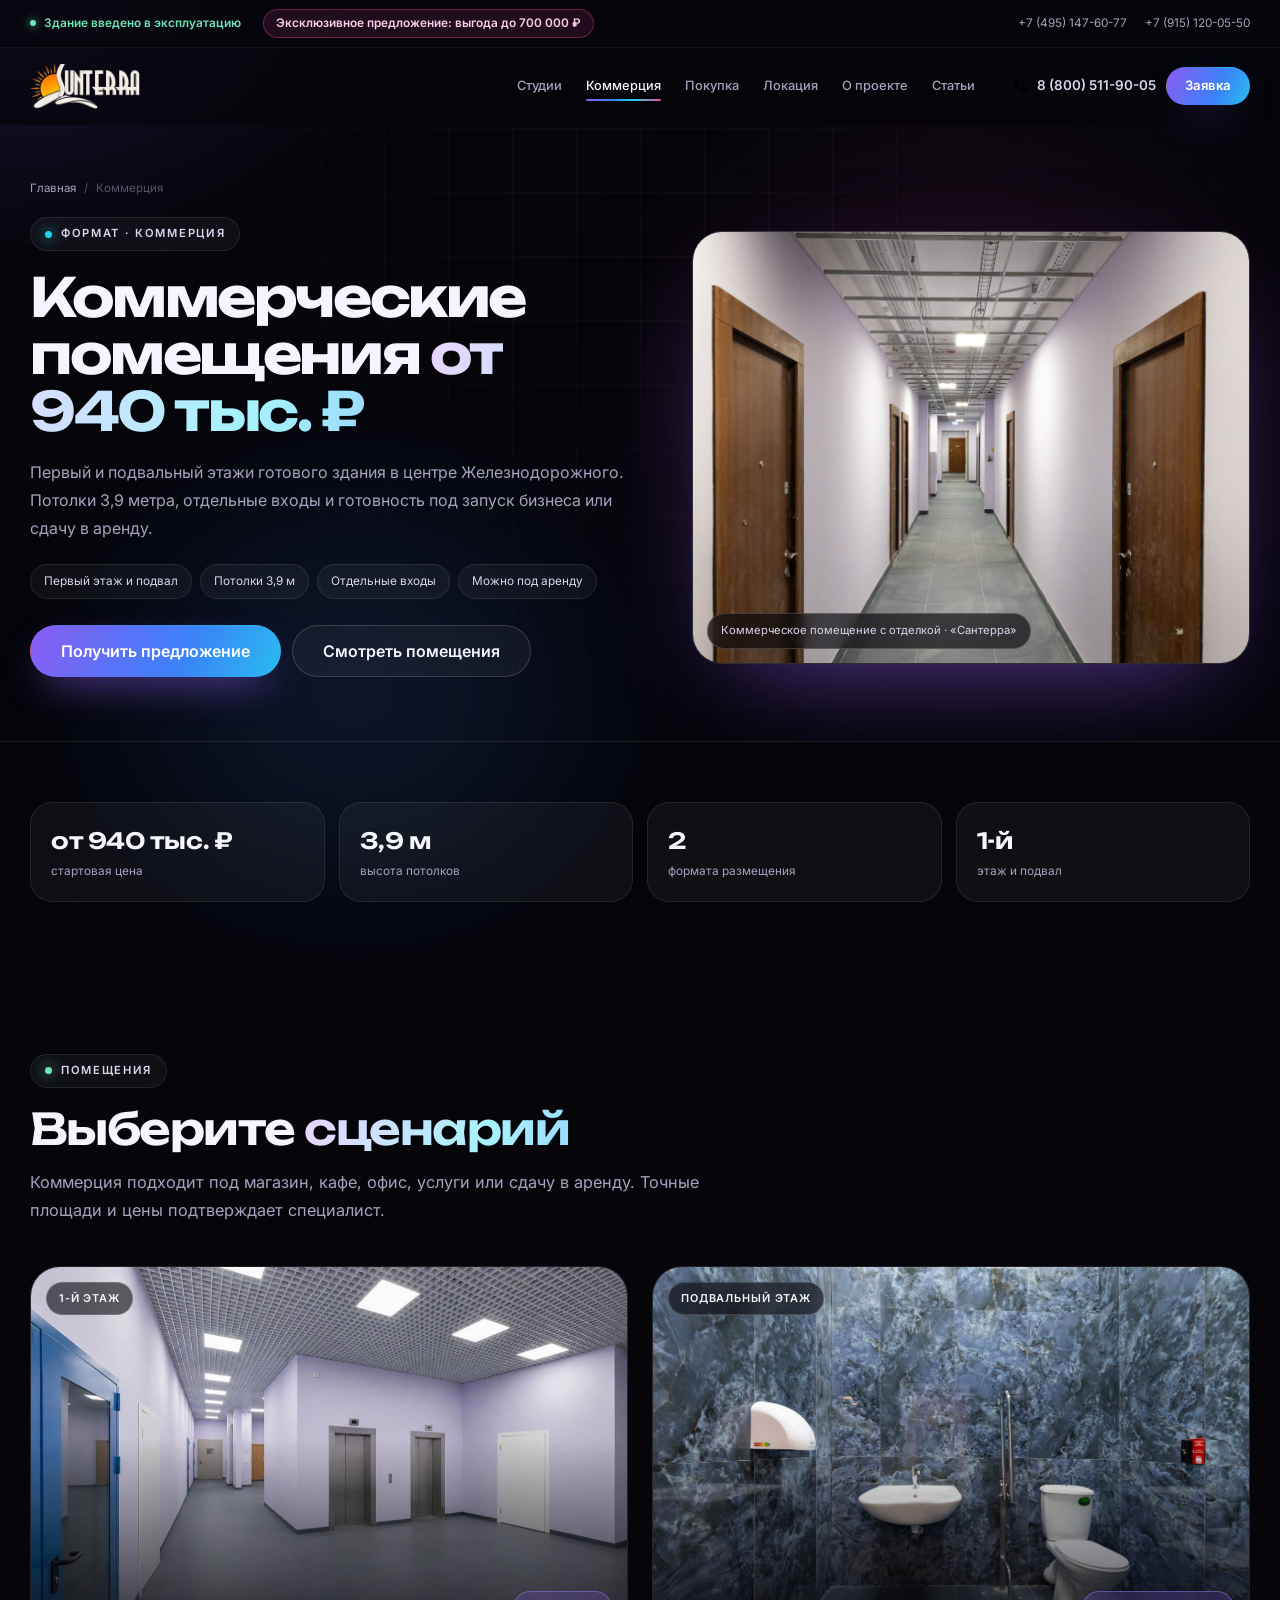
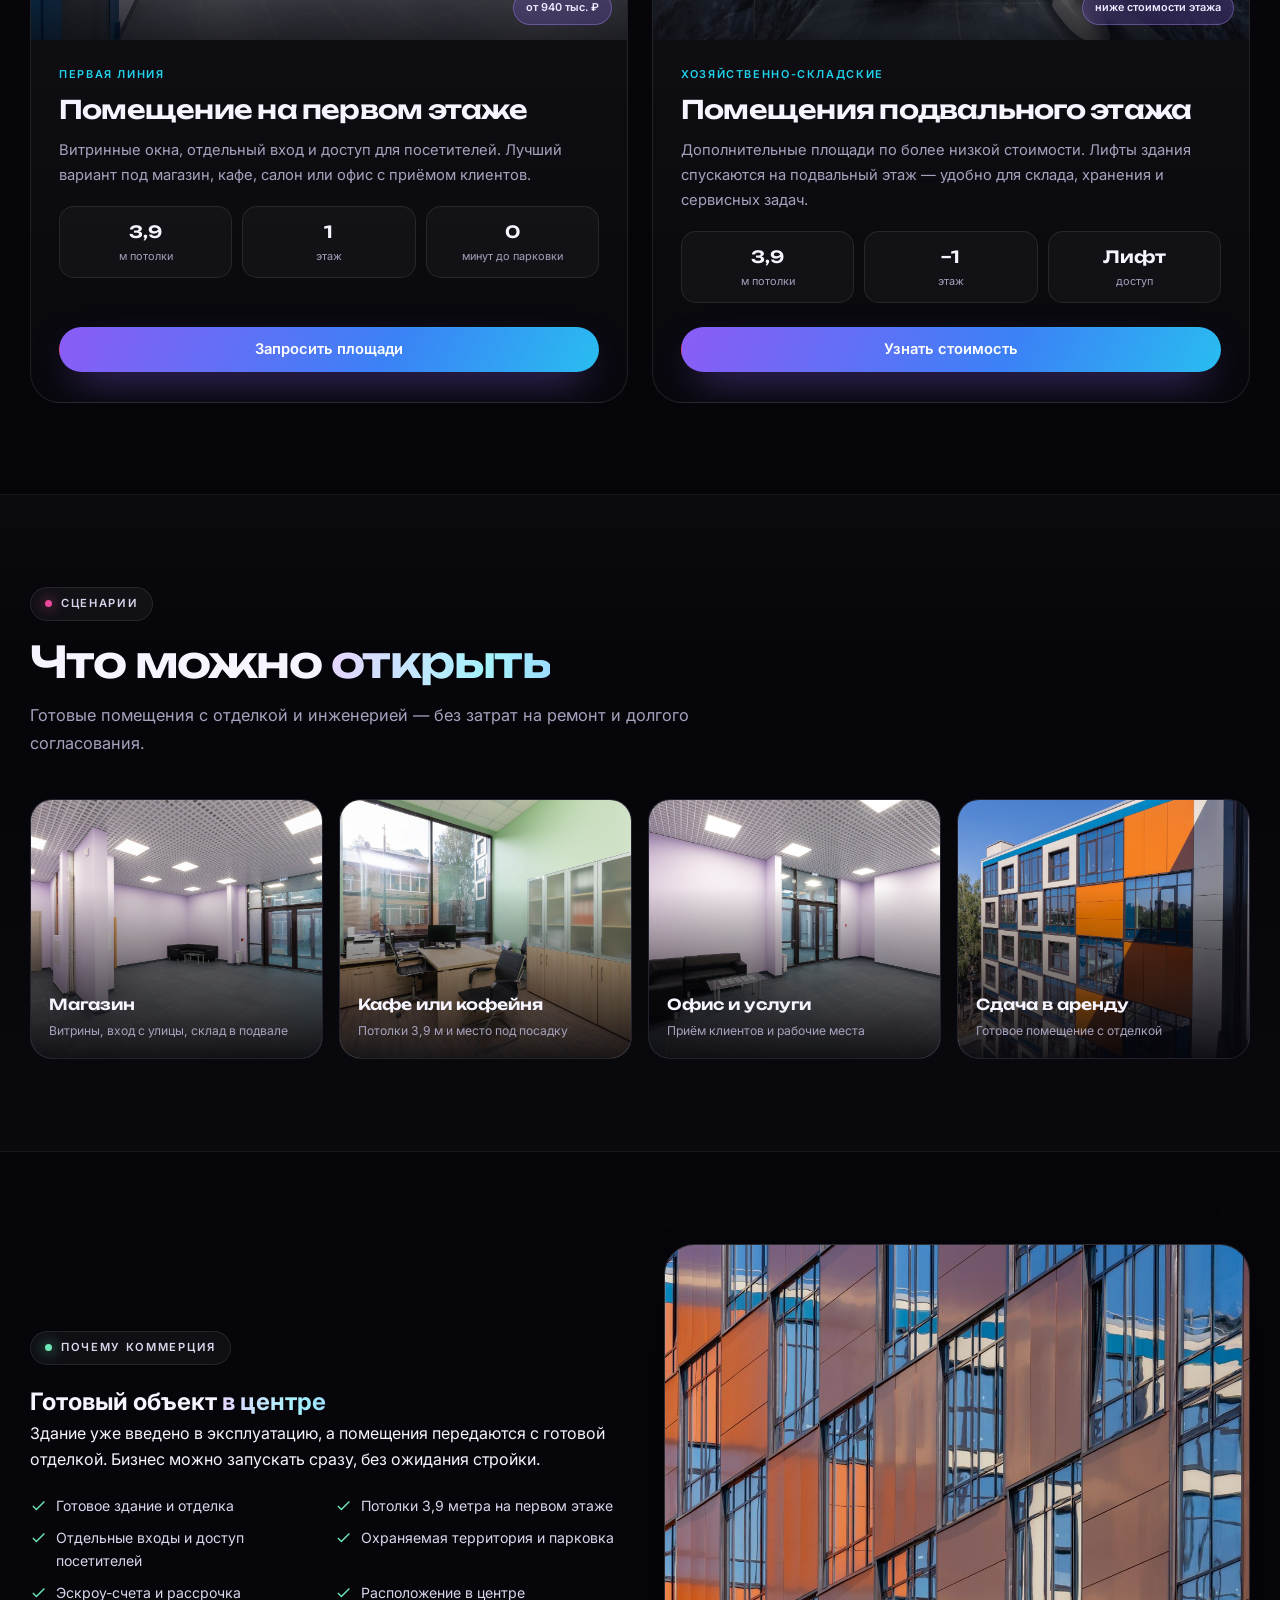
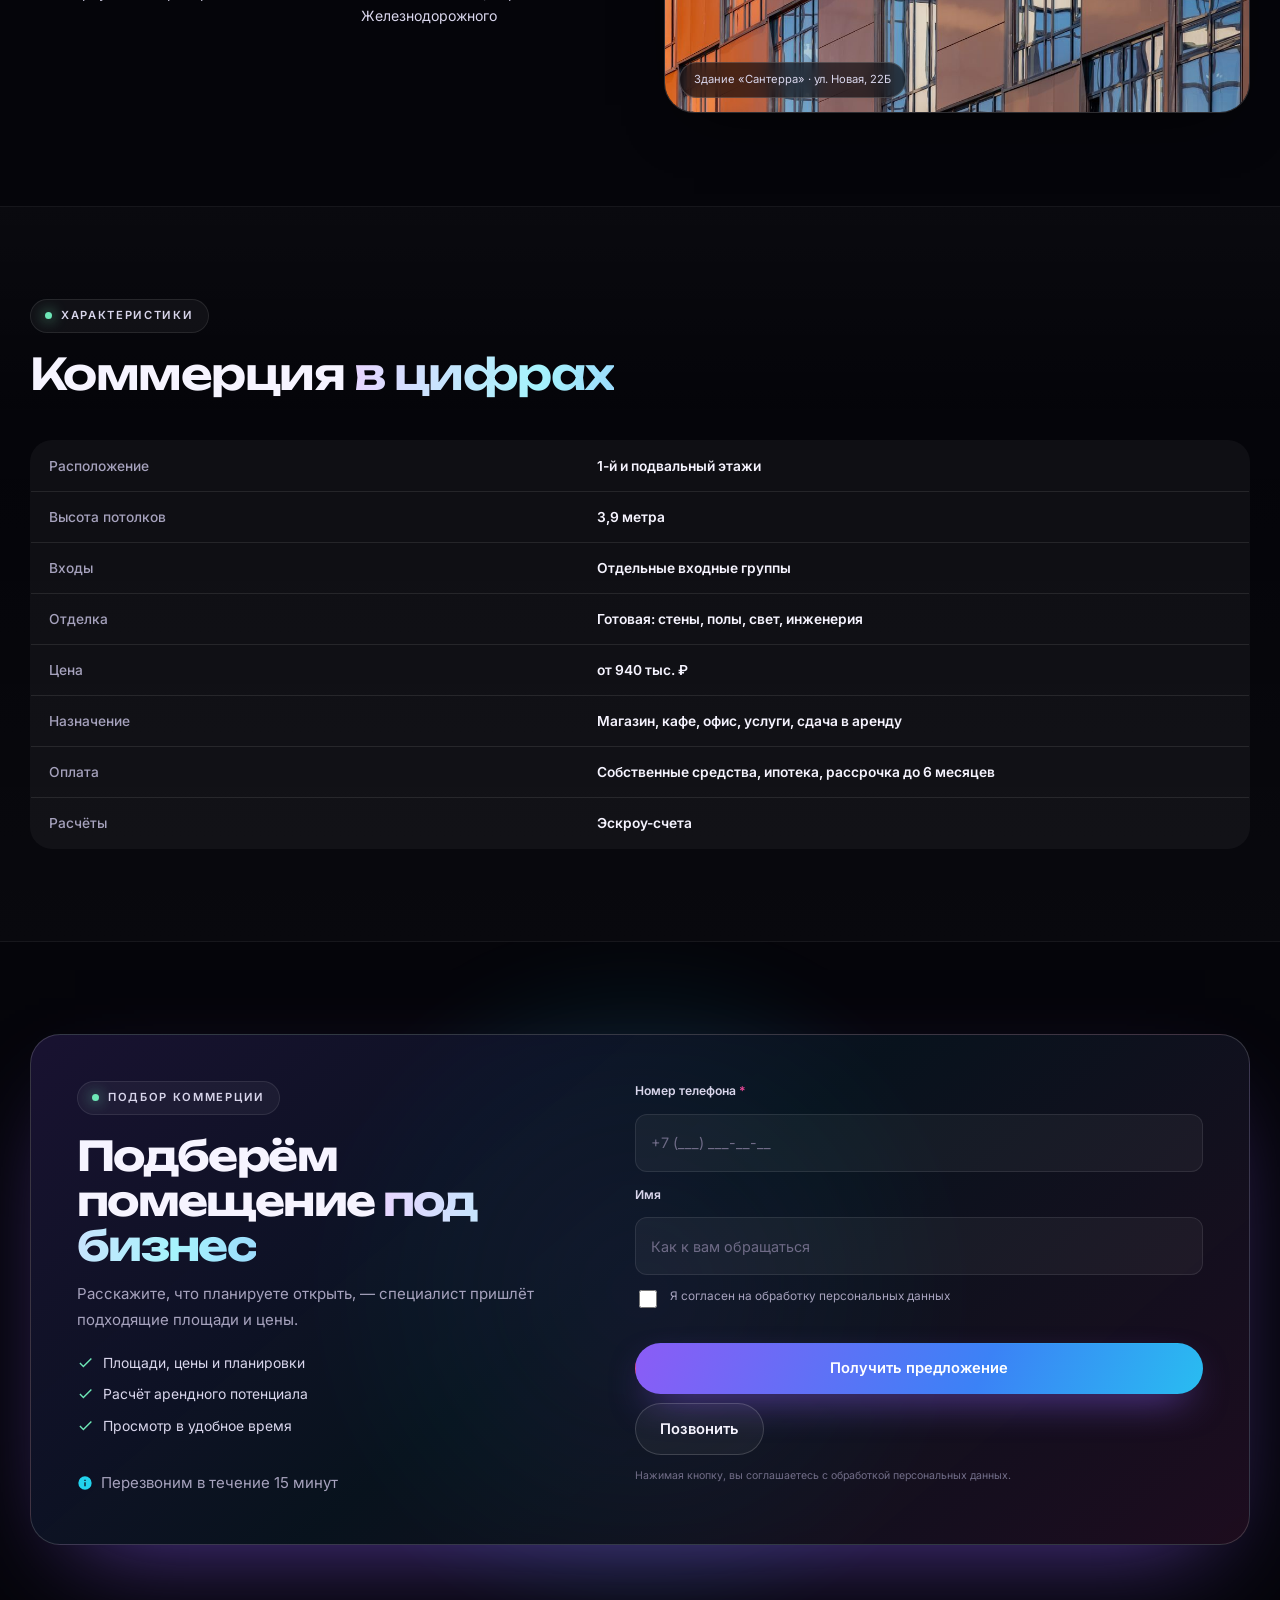
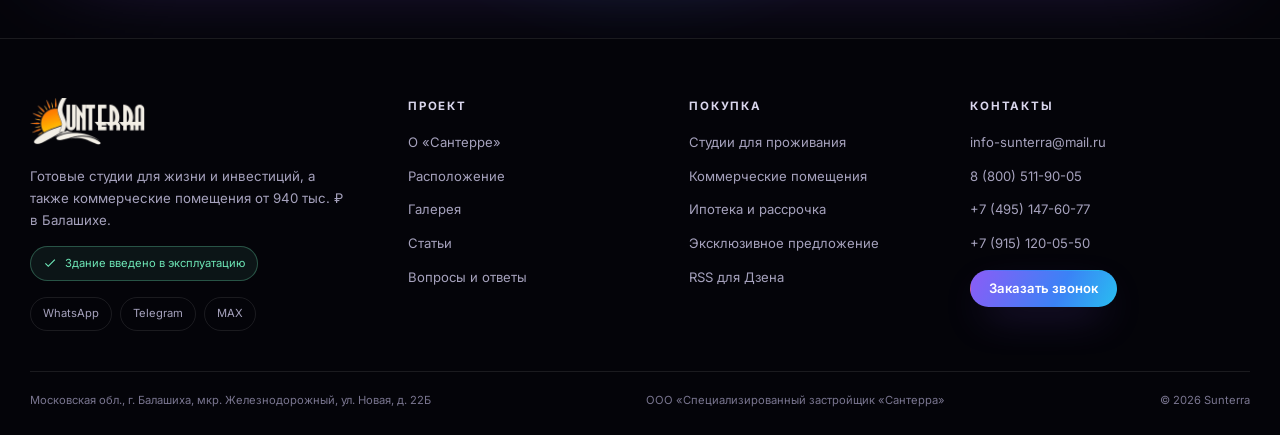
<file: commercial.html>
<!DOCTYPE html>
<html lang="ru">
<head>
  <meta charset="UTF-8">
  <meta name="viewport" content="width=device-width, initial-scale=1.0, viewport-fit=cover">
  <title>Коммерческие помещения от 940 тыс. ₽ в Балашихе — «Сантерра»</title>
  <meta name="description" content="Коммерческие помещения в Балашихе, мкр. Железнодорожный: первый и подвальный этажи, потолки 3,9 м, отдельные входы. Цены от 940 тыс. ₽. Под магазин, кафе, офис, услуги и сдачу в аренду.">
  <meta name="theme-color" content="#05050a">
  <meta name="robots" content="index, follow">

  <meta property="og:type" content="website">
  <meta property="og:locale" content="ru_RU">
  <meta property="og:site_name" content="Сантерра">
  <meta property="og:title" content="Коммерческие помещения от 940 тыс. ₽ в Балашихе — «Сантерра»">
  <meta property="og:description" content="Первый и подвальный этажи, потолки 3,9 м, отдельные входы. Под магазин, кафе, офис и услуги.">
  <meta property="og:image" content="https://apartamenty.poprostomy.ru/images/photos/commercial-1.jpg">
  <meta property="og:url" content="https://apartamenty.poprostomy.ru/commercial.html">
  <meta name="twitter:card" content="summary_large_image">
  <link rel="canonical" href="https://apartamenty.poprostomy.ru/commercial.html">

  <link rel="icon" href="images/favicon.svg" type="image/svg+xml">
  <link rel="alternate" type="application/rss+xml" title="Сантерра — RSS" href="rss.xml">
  <link rel="alternate" type="application/rss+xml" title="Сантерра — лента для Дзена" href="dzen.xml">

  <link rel="preconnect" href="https://fonts.googleapis.com">
  <link rel="preconnect" href="https://fonts.gstatic.com" crossorigin>
  <link href="https://fonts.googleapis.com/css2?family=Inter:wght@400;500;600;700&family=Unbounded:wght@400;500;600;700&display=swap" rel="stylesheet">
  <link rel="stylesheet" href="styles.css">
  <script src="script.js" defer></script>
</head>
<body class="page-inner">

  <a class="skip-link" href="#main">Перейти к содержанию</a>
  <div class="scroll-progress" aria-hidden="true"><span id="scroll-bar"></span></div>

  <div class="topline">
    <div class="container topline__inner">
      <span class="topline__status">Здание введено в эксплуатацию</span>
      <a class="topline__promo" href="index.html#exclusive">Эксклюзивное предложение: выгода до 700 000 ₽</a>
      <div class="topline__contacts"><a href="tel:+74951476077">+7 (495) 147-60-77</a><a href="tel:+79151200550">+7 (915) 120-05-50</a></div>
    </div>
  </div>

  <header class="site-header">
    <div class="container header-inner">
      <a class="logo" href="index.html" aria-label="Сантерра — на главную"><img src="images/logo-light.png" alt="Сантерра" width="180" height="75" decoding="async"></a>
      <nav class="main-nav" aria-label="Основная навигация">
        <a href="studios.html">Студии</a><a href="commercial.html">Коммерция</a><a href="invest.html">Покупка</a><a href="location.html">Локация</a><a href="about.html">О проекте</a><a href="articles.html">Статьи</a>
      </nav>
      <div class="header-actions">
        <a class="header-phone" href="tel:88005119005" aria-label="Позвонить 8 (800) 511-90-05"><svg viewBox="0 0 24 24" aria-hidden="true"><path d="M6.6 10.8a15.1 15.1 0 0 0 6.6 6.6l2.2-2.2c.3-.3.7-.4 1-.2 1.2.4 2.4.6 3.7.6.6 0 1 .4 1 1V20c0 .6-.4 1-1 1A17 17 0 0 1 3 4c0-.6.4-1 1-1h3.5c.6 0 1 .4 1 1 0 1.3.2 2.5.6 3.7.1.3 0 .7-.2 1l-2.3 2.1Z"/></svg><span>8 (800) 511-90-05</span></a>
        <button class="btn btn--primary btn--small header-cta" type="button" data-modal-open>Заявка</button>
        <button class="burger" id="menu-toggle" type="button" aria-expanded="false" aria-controls="mobile-menu" aria-label="Открыть меню"><span></span><span></span><span></span></button>
      </div>
    </div>
    <div class="mobile-menu" id="mobile-menu" aria-hidden="true">
      <nav class="mobile-menu__nav" aria-label="Мобильная навигация">
        <a href="studios.html">Студии<span>Готовые помещения для жизни и аренды</span></a>
        <a href="commercial.html">Коммерция<span>Первый и подвальный этажи</span></a>
        <a href="invest.html">Покупка<span>Ипотека, рассрочка, эскроу</span></a>
        <a href="location.html">Локация<span>Балашиха, ул. Новая, 22Б</span></a>
        <a href="about.html">О проекте<span>Архитектура и преимущества</span></a>
        <a href="articles.html">Статьи<span>Гид по недвижимости и аренде</span></a>
        <a href="rss.xml">RSS-лента<span>Обновления проекта</span></a>
      </nav>
      <div class="mobile-menu__foot"><a class="btn btn--primary" href="tel:88005119005">8 (800) 511-90-05</a><button class="btn btn--ghost" type="button" data-modal-open>Оставить заявку</button></div>
    </div>
  </header>

  <main id="main">

    <section class="page-hero">
      <div class="container">
        <nav class="breadcrumbs" aria-label="Хлебные крошки"><a href="index.html">Главная</a><span>/</span><span>Коммерция</span></nav>
        <div class="page-hero__grid">
          <div>
            <span class="eyebrow eyebrow--cyan">Формат · Коммерция</span>
            <h1>Коммерческие помещения <span class="grad">от 940 тыс. ₽</span></h1>
            <p class="lead">Первый и подвальный этажи готового здания в центре Железнодорожного. Потолки 3,9 метра, отдельные входы и готовность под запуск бизнеса или сдачу в аренду.</p>
            <ul class="page-hero__chips">
              <li>Первый этаж и подвал</li>
              <li>Потолки 3,9 м</li>
              <li>Отдельные входы</li>
              <li>Можно под аренду</li>
            </ul>
            <div class="page-hero__actions">
              <button class="btn btn--primary btn--large" type="button" data-modal-open data-format="Коммерческое помещение">Получить предложение</button>
              <a class="btn btn--ghost btn--large" href="#spaces">Смотреть помещения</a>
            </div>
          </div>
          <figure class="page-hero__media">
            <img src="images/photos/commercial-1.jpg" alt="Коммерческое помещение в здании «Сантерра»" width="1300" height="867" fetchpriority="high">
            <figcaption>Коммерческое помещение с отделкой · «Сантерра»</figcaption>
          </figure>
        </div>
      </div>
    </section>

    <section class="section section--tight">
      <div class="container">
        <div class="stat-row reveal">
          <div class="stat-card"><b>от 940 тыс. ₽</b><span>стартовая цена</span></div>
          <div class="stat-card"><b>3,9 м</b><span>высота потолков</span></div>
          <div class="stat-card"><b>2</b><span>формата размещения</span></div>
          <div class="stat-card"><b>1-й</b><span>этаж и подвал</span></div>
        </div>
      </div>
    </section>

    <section class="section" id="spaces">
      <div class="container">
        <div class="section-head reveal">
          <div class="section-head__text">
            <span class="eyebrow">Помещения</span>
            <h2>Выберите <span class="grad">сценарий</span></h2>
            <p>Коммерция подходит под магазин, кафе, офис, услуги или сдачу в аренду. Точные площади и цены подтверждает специалист.</p>
          </div>
        </div>

        <div class="offers">
          <article class="offer reveal">
            <div class="offer__media">
              <img src="images/photos/commercial-2.jpg" alt="Коммерческое помещение на первом этаже" width="1300" height="867" loading="lazy" decoding="async">
              <span class="offer__tag">1-й этаж</span>
              <span class="offer__price">от 940 тыс. ₽</span>
            </div>
            <div class="offer__body">
              <span class="offer__kicker">Первая линия</span>
              <h3>Помещение на первом этаже</h3>
              <p>Витринные окна, отдельный вход и доступ для посетителей. Лучший вариант под магазин, кафе, салон или офис с приёмом клиентов.</p>
              <ul class="spec-list">
                <li><b>3,9</b><span>м потолки</span></li>
                <li><b>1</b><span>этаж</span></li>
                <li><b>0</b><span>минут до парковки</span></li>
              </ul>
              <button class="btn btn--primary btn--block" type="button" data-modal-open data-format="Коммерческое помещение">Запросить площади</button>
            </div>
          </article>

          <article class="offer reveal" data-delay="1">
            <div class="offer__media">
              <img src="images/photos/commercial-3.jpg" alt="Помещение подвального этажа" width="1300" height="867" loading="lazy" decoding="async">
              <span class="offer__tag">Подвальный этаж</span>
              <span class="offer__price">ниже стоимости этажа</span>
            </div>
            <div class="offer__body">
              <span class="offer__kicker">Хозяйственно-складские</span>
              <h3>Помещения подвального этажа</h3>
              <p>Дополнительные площади по более низкой стоимости. Лифты здания спускаются на подвальный этаж — удобно для склада, хранения и сервисных задач.</p>
              <ul class="spec-list">
                <li><b>3,9</b><span>м потолки</span></li>
                <li><b>−1</b><span>этаж</span></li>
                <li><b>Лифт</b><span>доступ</span></li>
              </ul>
              <button class="btn btn--primary btn--block" type="button" data-modal-open data-format="Коммерческое помещение">Узнать стоимость</button>
            </div>
          </article>
        </div>
      </div>
    </section>

    <section class="section section--soft">
      <div class="container">
        <div class="section-head reveal">
          <div class="section-head__text">
            <span class="eyebrow eyebrow--pink">Сценарии</span>
            <h2>Что можно <span class="grad">открыть</span></h2>
            <p>Готовые помещения с отделкой и инженерией — без затрат на ремонт и долгого согласования.</p>
          </div>
        </div>
        <div class="infra-grid">
          <article class="infra-card reveal">
            <img src="images/photos/commercial-4.jpg" alt="Помещение под магазин" width="1300" height="867" loading="lazy" decoding="async">
            <span class="infra-card__body"><b>Магазин</b><span>Витрины, вход с улицы, склад в подвале</span></span>
          </article>
          <article class="infra-card reveal" data-delay="1">
            <img src="images/photos/commercial-5.jpg" alt="Помещение под кафе" width="1300" height="867" loading="lazy" decoding="async">
            <span class="infra-card__body"><b>Кафе или кофейня</b><span>Потолки 3,9 м и место под посадку</span></span>
          </article>
          <article class="infra-card reveal" data-delay="2">
            <img src="images/photos/commercial-6.jpg" alt="Помещение под офис" width="1300" height="867" loading="lazy" decoding="async">
            <span class="infra-card__body"><b>Офис и услуги</b><span>Приём клиентов и рабочие места</span></span>
          </article>
          <article class="infra-card reveal" data-delay="3">
            <img src="images/photos/lobby-3.jpg" alt="Входная группа здания" width="1300" height="867" loading="lazy" decoding="async">
            <span class="infra-card__body"><b>Сдача в аренду</b><span>Готовое помещение с отделкой</span></span>
          </article>
        </div>
      </div>
    </section>

    <section class="section">
      <div class="container split">
        <div class="reveal">
          <span class="eyebrow">Почему коммерция</span>
          <h2>Готовый объект <span class="grad">в центре</span></h2>
          <p>Здание уже введено в эксплуатацию, а помещения передаются с готовой отделкой. Бизнес можно запускать сразу, без ожидания стройки.</p>
          <ul class="check-list">
            <li><svg viewBox="0 0 24 24" aria-hidden="true"><path d="M9 16.2 4.8 12l-1.4 1.4L9 19 21 7l-1.4-1.4L9 16.2Z"/></svg>Готовое здание и отделка</li>
            <li><svg viewBox="0 0 24 24" aria-hidden="true"><path d="M9 16.2 4.8 12l-1.4 1.4L9 19 21 7l-1.4-1.4L9 16.2Z"/></svg>Потолки 3,9 метра на первом этаже</li>
            <li><svg viewBox="0 0 24 24" aria-hidden="true"><path d="M9 16.2 4.8 12l-1.4 1.4L9 19 21 7l-1.4-1.4L9 16.2Z"/></svg>Отдельные входы и доступ посетителей</li>
            <li><svg viewBox="0 0 24 24" aria-hidden="true"><path d="M9 16.2 4.8 12l-1.4 1.4L9 19 21 7l-1.4-1.4L9 16.2Z"/></svg>Охраняемая территория и парковка</li>
            <li><svg viewBox="0 0 24 24" aria-hidden="true"><path d="M9 16.2 4.8 12l-1.4 1.4L9 19 21 7l-1.4-1.4L9 16.2Z"/></svg>Эскроу-счета и рассрочка</li>
            <li><svg viewBox="0 0 24 24" aria-hidden="true"><path d="M9 16.2 4.8 12l-1.4 1.4L9 19 21 7l-1.4-1.4L9 16.2Z"/></svg>Расположение в центре Железнодорожного</li>
          </ul>
        </div>
        <figure class="about__media reveal" data-delay="1">
          <img src="images/photos/facade-6.jpg" alt="Фасад здания «Сантерра»" width="1300" height="867" loading="lazy" decoding="async">
          <figcaption>Здание «Сантерра» · ул. Новая, 22Б</figcaption>
        </figure>
      </div>
    </section>

    <section class="section section--soft">
      <div class="container">
        <div class="section-head reveal">
          <div class="section-head__text"><span class="eyebrow">Характеристики</span><h2>Коммерция <span class="grad">в цифрах</span></h2></div>
        </div>
        <table class="info-table reveal">
          <tbody>
            <tr><th>Расположение</th><td>1-й и подвальный этажи</td></tr>
            <tr><th>Высота потолков</th><td>3,9 метра</td></tr>
            <tr><th>Входы</th><td>Отдельные входные группы</td></tr>
            <tr><th>Отделка</th><td>Готовая: стены, полы, свет, инженерия</td></tr>
            <tr><th>Цена</th><td>от 940 тыс. ₽</td></tr>
            <tr><th>Назначение</th><td>Магазин, кафе, офис, услуги, сдача в аренду</td></tr>
            <tr><th>Оплата</th><td>Собственные средства, ипотека, рассрочка до 6 месяцев</td></tr>
            <tr><th>Расчёты</th><td>Эскроу-счета</td></tr>
          </tbody>
        </table>
      </div>
    </section>

    <section class="section cta">
      <div class="cta__glow" aria-hidden="true"></div>
      <div class="container">
        <div class="cta__panel reveal">
          <div class="cta__copy">
            <span class="eyebrow">Подбор коммерции</span>
            <h2>Подберём помещение <span class="grad">под бизнес</span></h2>
            <p>Расскажите, что планируете открыть, — специалист пришлёт подходящие площади и цены.</p>
            <ul class="cta__list">
              <li><svg viewBox="0 0 24 24" aria-hidden="true"><path d="M9 16.2 4.8 12l-1.4 1.4L9 19 21 7l-1.4-1.4L9 16.2Z"/></svg>Площади, цены и планировки</li>
              <li><svg viewBox="0 0 24 24" aria-hidden="true"><path d="M9 16.2 4.8 12l-1.4 1.4L9 19 21 7l-1.4-1.4L9 16.2Z"/></svg>Расчёт арендного потенциала</li>
              <li><svg viewBox="0 0 24 24" aria-hidden="true"><path d="M9 16.2 4.8 12l-1.4 1.4L9 19 21 7l-1.4-1.4L9 16.2Z"/></svg>Просмотр в удобное время</li>
            </ul>
            <p class="note"><svg viewBox="0 0 24 24" aria-hidden="true"><path d="M12 2a10 10 0 1 0 0 20 10 10 0 0 0 0-20Zm1 15h-2v-6h2v6Zm0-8h-2V7h2v2Z"/></svg>Перезвоним в течение 15 минут</p>
          </div>
          <form class="form" id="lead-form" action="send.php" method="post" novalidate>
            <div class="hp" aria-hidden="true"><label for="lead-company">Не заполняйте это поле</label><input type="text" id="lead-company" name="company" tabindex="-1" autocomplete="off"></div>
            <input type="hidden" name="source" value="Коммерция — заявка">
            <input type="hidden" name="format" value="Коммерческое помещение">
            <div class="field"><label for="lead-phone">Номер телефона <span class="req">*</span></label><input type="tel" id="lead-phone" name="phone" inputmode="tel" autocomplete="tel" placeholder="+7 (___) ___-__-__" data-phone aria-describedby="lead-phone-error" required><p class="field-error" id="lead-phone-error" aria-live="polite"></p></div>
            <div class="field"><label for="lead-name">Имя</label><input type="text" id="lead-name" name="name" autocomplete="name" placeholder="Как к вам обращаться"><p class="field-error" id="lead-name-error" aria-live="polite"></p></div>
            <div class="check"><input type="checkbox" id="lead-consent" name="consent" value="yes" data-consent aria-describedby="lead-consent-error"><label for="lead-consent">Я согласен на обработку персональных данных</label></div>
            <p class="field-error" id="lead-consent-error" aria-live="polite"></p>
            <div class="actions"><button class="btn btn--primary btn--block" type="submit">Получить предложение</button><a class="btn btn--ghost" href="tel:88005119005">Позвонить</a></div>
            <p class="form-status" role="status" aria-live="polite"></p>
            <p class="form-note">Нажимая кнопку, вы соглашаетесь с обработкой персональных данных.</p>
          </form>
        </div>
      </div>
    </section>

  </main>

  <footer class="site-footer">
    <div class="container footer-grid">
      <div class="footer-brand"><a class="logo" href="index.html" aria-label="Сантерра — на главную"><img src="images/logo-light.png" alt="Сантерра" width="180" height="75" loading="lazy" decoding="async"></a><p>Готовые студии для жизни и инвестиций, а также коммерческие помещения от 940 тыс. ₽ в Балашихе.</p><p class="footer-status"><svg viewBox="0 0 24 24" aria-hidden="true"><path d="M9 16.2 4.8 12l-1.4 1.4L9 19 21 7l-1.4-1.4L9 16.2Z"/></svg>Здание введено в эксплуатацию</p><div class="socials"><a href="https://api.whatsapp.com/send?phone=79151200550" target="_blank" rel="noopener">WhatsApp</a><a href="https://t.me/+79151200550" target="_blank" rel="noopener">Telegram</a><a href="https://max.ru/u/f9LHodD0cOJLvzLzxvuKpFIgym3FapHnvrk9cvRB6W5Wqkvv6KdQNrgieGY" target="_blank" rel="noopener">MAX</a></div></div>
      <nav class="footer-col" aria-label="Разделы проекта"><h3>Проект</h3><ul><li><a href="about.html">О «Сантерре»</a></li><li><a href="location.html">Расположение</a></li><li><a href="about.html#gallery">Галерея</a></li><li><a href="articles.html">Статьи</a></li><li><a href="index.html#faq">Вопросы и ответы</a></li></ul></nav>
      <nav class="footer-col" aria-label="Покупка и форматы"><h3>Покупка</h3><ul><li><a href="studios.html">Студии для проживания</a></li><li><a href="commercial.html">Коммерческие помещения</a></li><li><a href="invest.html">Ипотека и рассрочка</a></li><li><a href="index.html#exclusive">Эксклюзивное предложение</a></li><li><a href="dzen.xml" target="_blank" rel="noopener">RSS для Дзена</a></li></ul></nav>
      <div class="footer-col footer-contacts"><h3>Контакты</h3><ul><li><a href="mailto:info-sunterra@mail.ru">info-sunterra@mail.ru</a></li><li><a href="tel:88005119005">8 (800) 511-90-05</a></li><li><a href="tel:+74951476077">+7 (495) 147-60-77</a></li><li><a href="tel:+79151200550">+7 (915) 120-05-50</a></li></ul><button class="btn btn--primary btn--small" type="button" data-modal-open>Заказать звонок</button></div>
    </div>
    <div class="container footer-bottom"><p>Московская обл., г. Балашиха, мкр. Железнодорожный, ул. Новая, д. 22Б</p><p>ООО «Специализированный застройщик «Сантерра»</p><p>© <span data-year>2026</span> Sunterra</p></div>
  </footer>

  <div class="mobile-bar" aria-label="Быстрые действия"><a class="btn btn--ghost" href="tel:88005119005">Позвонить</a><button class="btn btn--primary" type="button" data-modal-open>Оставить заявку</button></div>
  <button class="to-top" id="to-top" type="button" aria-label="Наверх"><svg viewBox="0 0 24 24" aria-hidden="true"><path d="M12 4 4 12h6v8h4v-8h6L12 4Z"/></svg></button>

  <div class="modal" id="callback-modal" hidden>
    <div class="modal__backdrop" data-modal-close></div>
    <div class="modal__dialog" role="dialog" aria-modal="true" aria-labelledby="modal-title">
      <button class="modal__close" type="button" data-modal-close aria-label="Закрыть">✕</button>
      <h2 id="modal-title">Заказать звонок</h2>
      <p class="modal__lead">Оставьте номер телефона — специалист свяжется с вами и ответит на вопросы.</p>
      <form class="form" id="callback-form" action="send.php" method="post" novalidate>
        <div class="hp" aria-hidden="true"><label for="cb-company">Не заполняйте это поле</label><input type="text" id="cb-company" name="company" tabindex="-1" autocomplete="off"></div>
        <input type="hidden" name="source" value="Модальное окно">
        <div class="field"><label for="cb-format">Формат помещения</label><select id="cb-format" name="format"><option value="Нужна консультация">Нужна консультация</option><option value="Студия">Студия</option><option value="Коммерческое помещение">Коммерческое помещение</option><option value="Эксклюзивное предложение">Эксклюзивное предложение</option></select></div>
        <div class="field"><label for="cb-name">Имя</label><input type="text" id="cb-name" name="name" autocomplete="name" placeholder="Как к вам обращаться"><p class="field-error" id="cb-name-error" aria-live="polite"></p></div>
        <div class="field"><label for="cb-phone">Номер телефона <span class="req">*</span></label><input type="tel" id="cb-phone" name="phone" inputmode="tel" autocomplete="tel" placeholder="+7 (___) ___-__-__" data-phone aria-describedby="cb-phone-error" required><p class="field-error" id="cb-phone-error" aria-live="polite"></p></div>
        <div class="check"><input type="checkbox" id="cb-consent" name="consent" value="yes" data-consent aria-describedby="cb-consent-error"><label for="cb-consent">Я согласен на обработку персональных данных</label></div>
        <p class="field-error" id="cb-consent-error" aria-live="polite"></p>
        <div class="actions"><button class="btn btn--primary btn--block" type="submit">Жду звонка</button></div>
        <p class="form-status" role="status" aria-live="polite"></p>
      </form>
    </div>
  </div>

  <div class="lightbox" id="lightbox" hidden>
    <button class="lightbox__close" type="button" data-lightbox-close aria-label="Закрыть">✕</button>
    <button class="lightbox__nav lightbox__nav--prev" type="button" data-lightbox-prev aria-label="Предыдущее фото">‹</button>
    <figure class="lightbox__figure"><img id="lightbox-img" alt=""><figcaption id="lightbox-caption"></figcaption></figure>
    <button class="lightbox__nav lightbox__nav--next" type="button" data-lightbox-next aria-label="Следующее фото">›</button>
  </div>

</body>
</html>
</file>
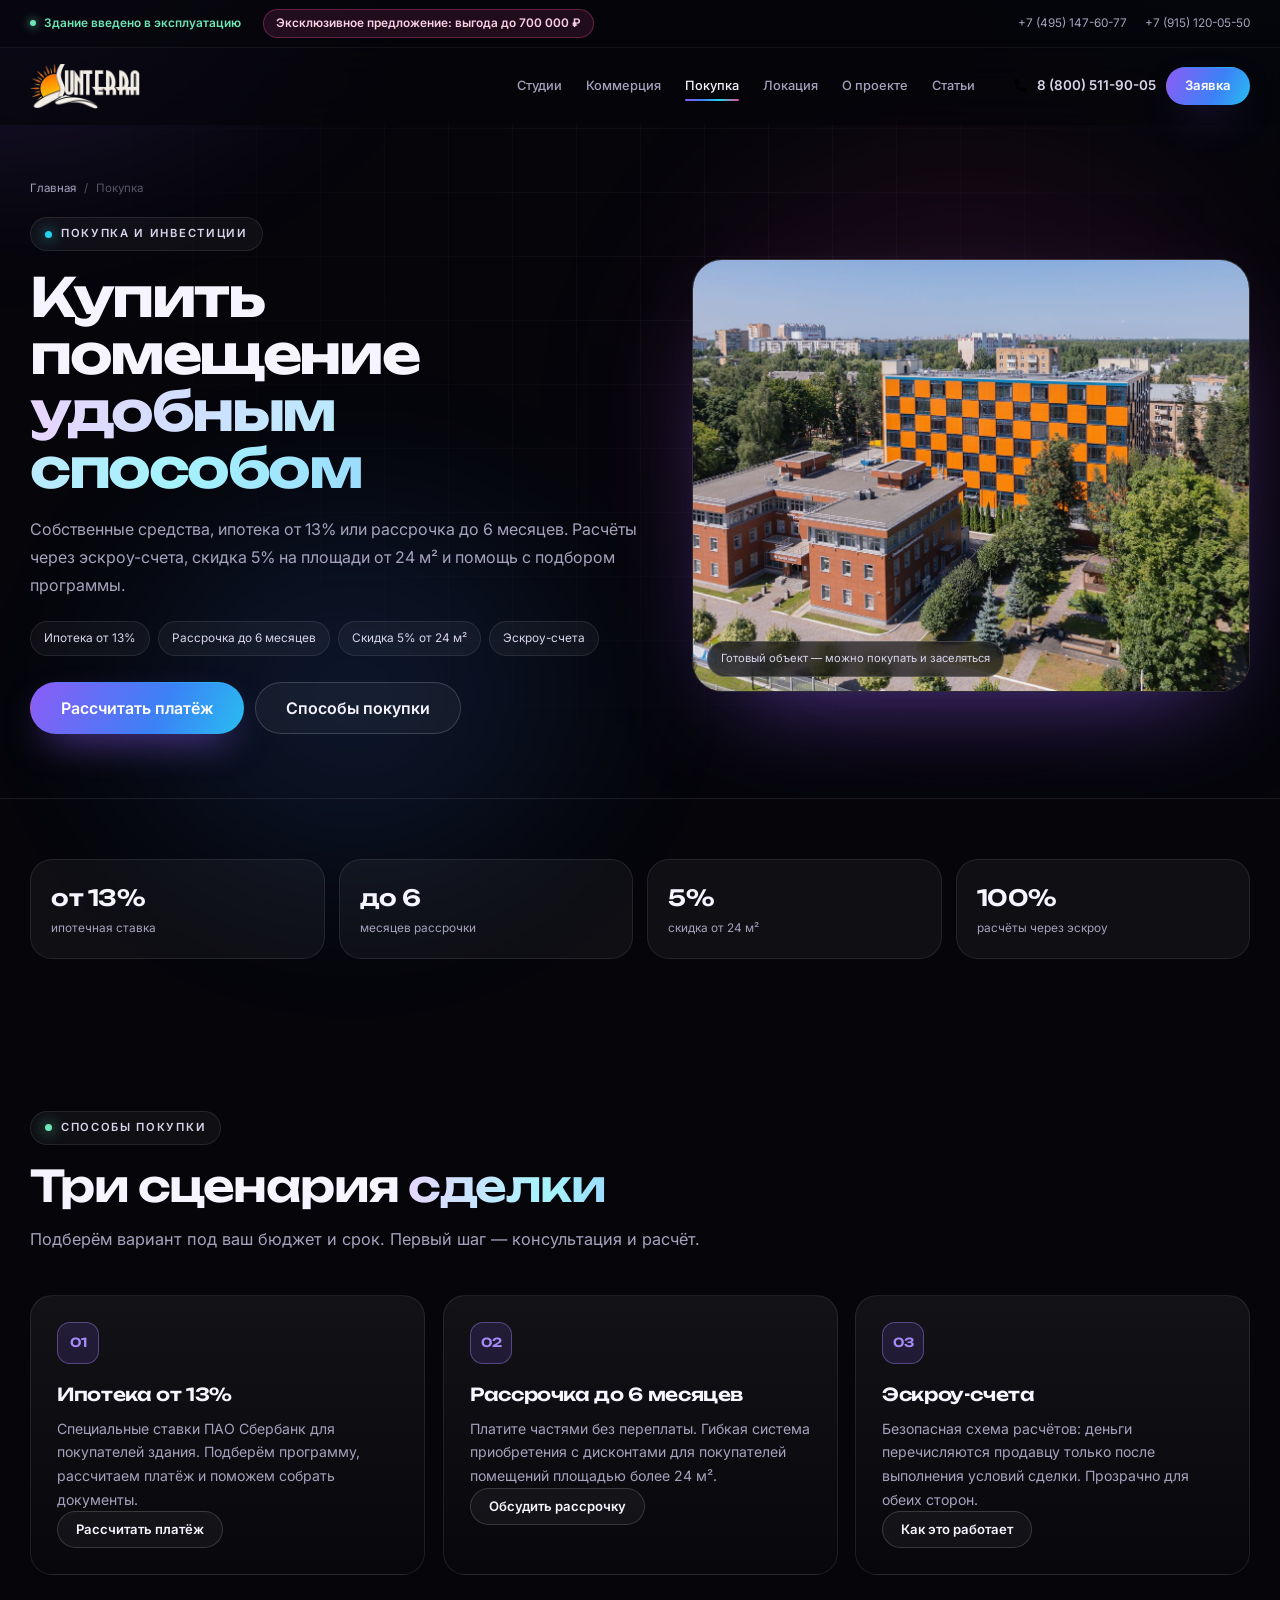
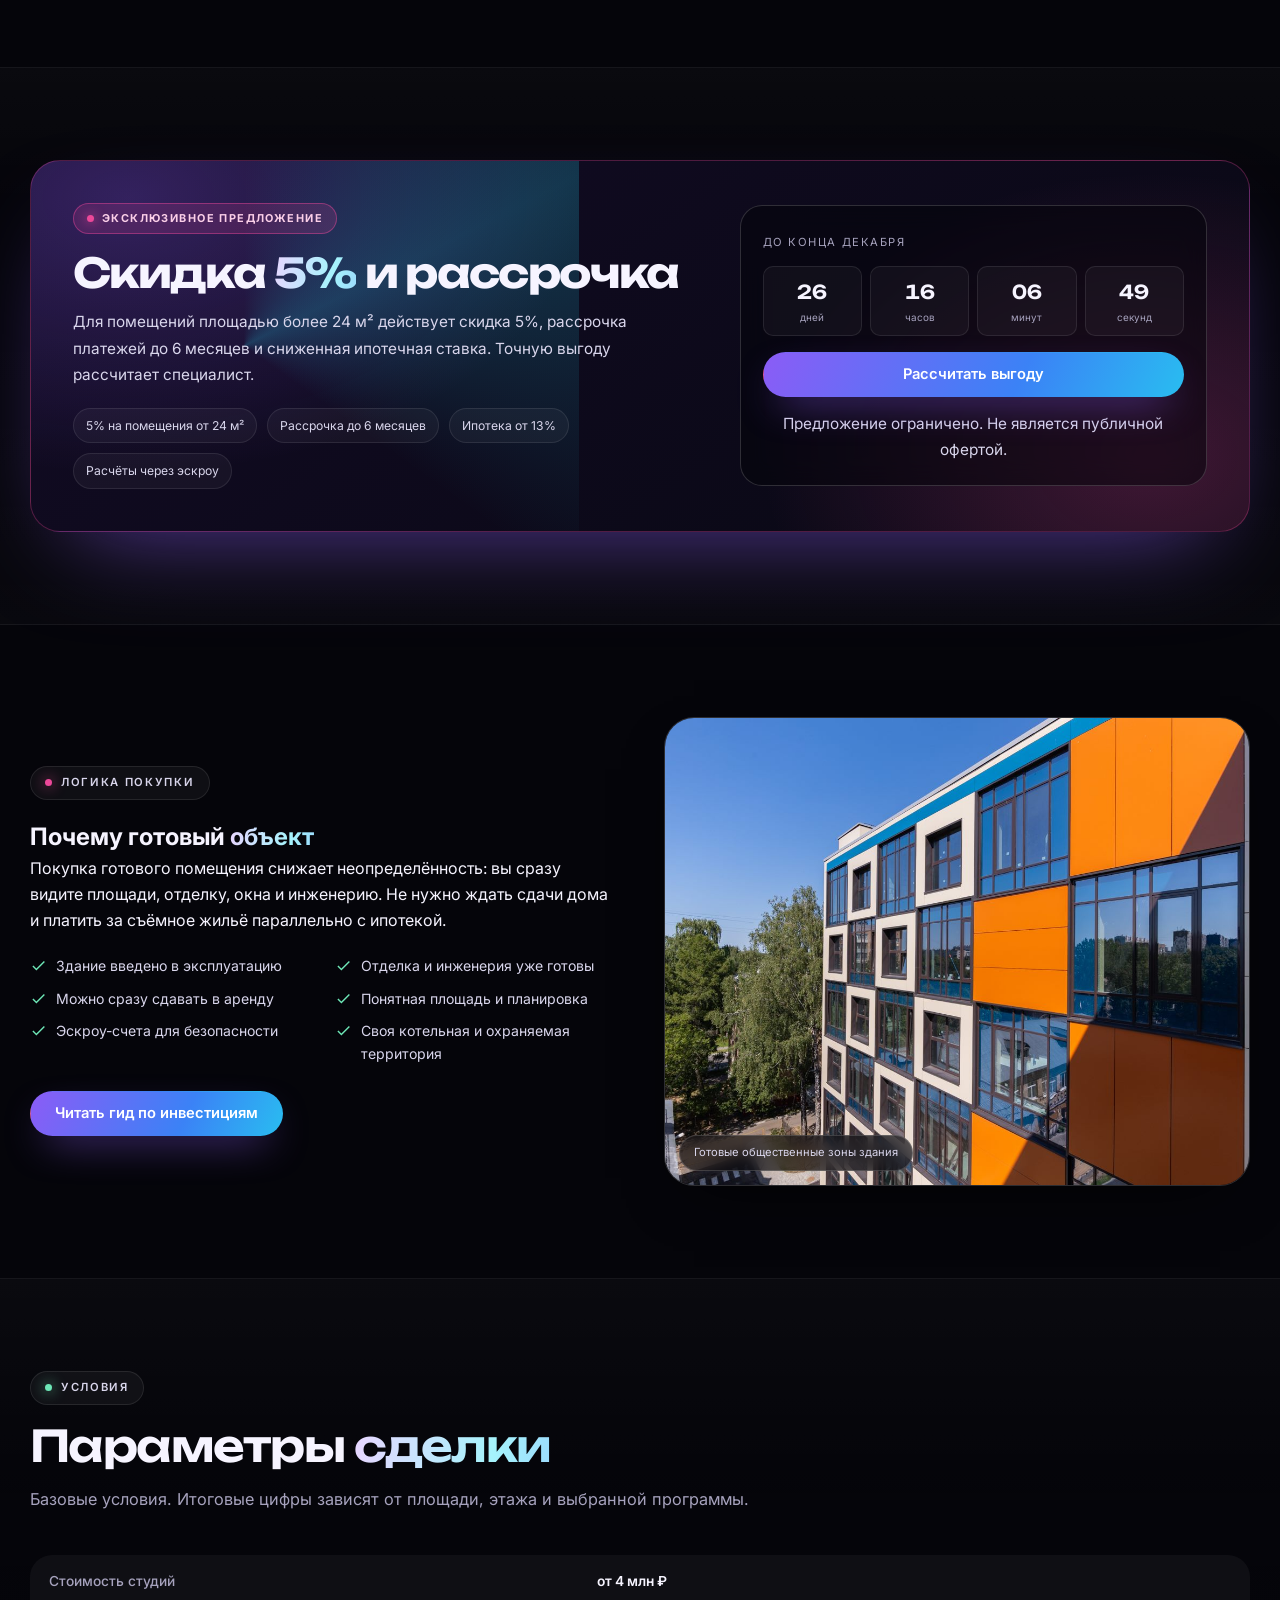
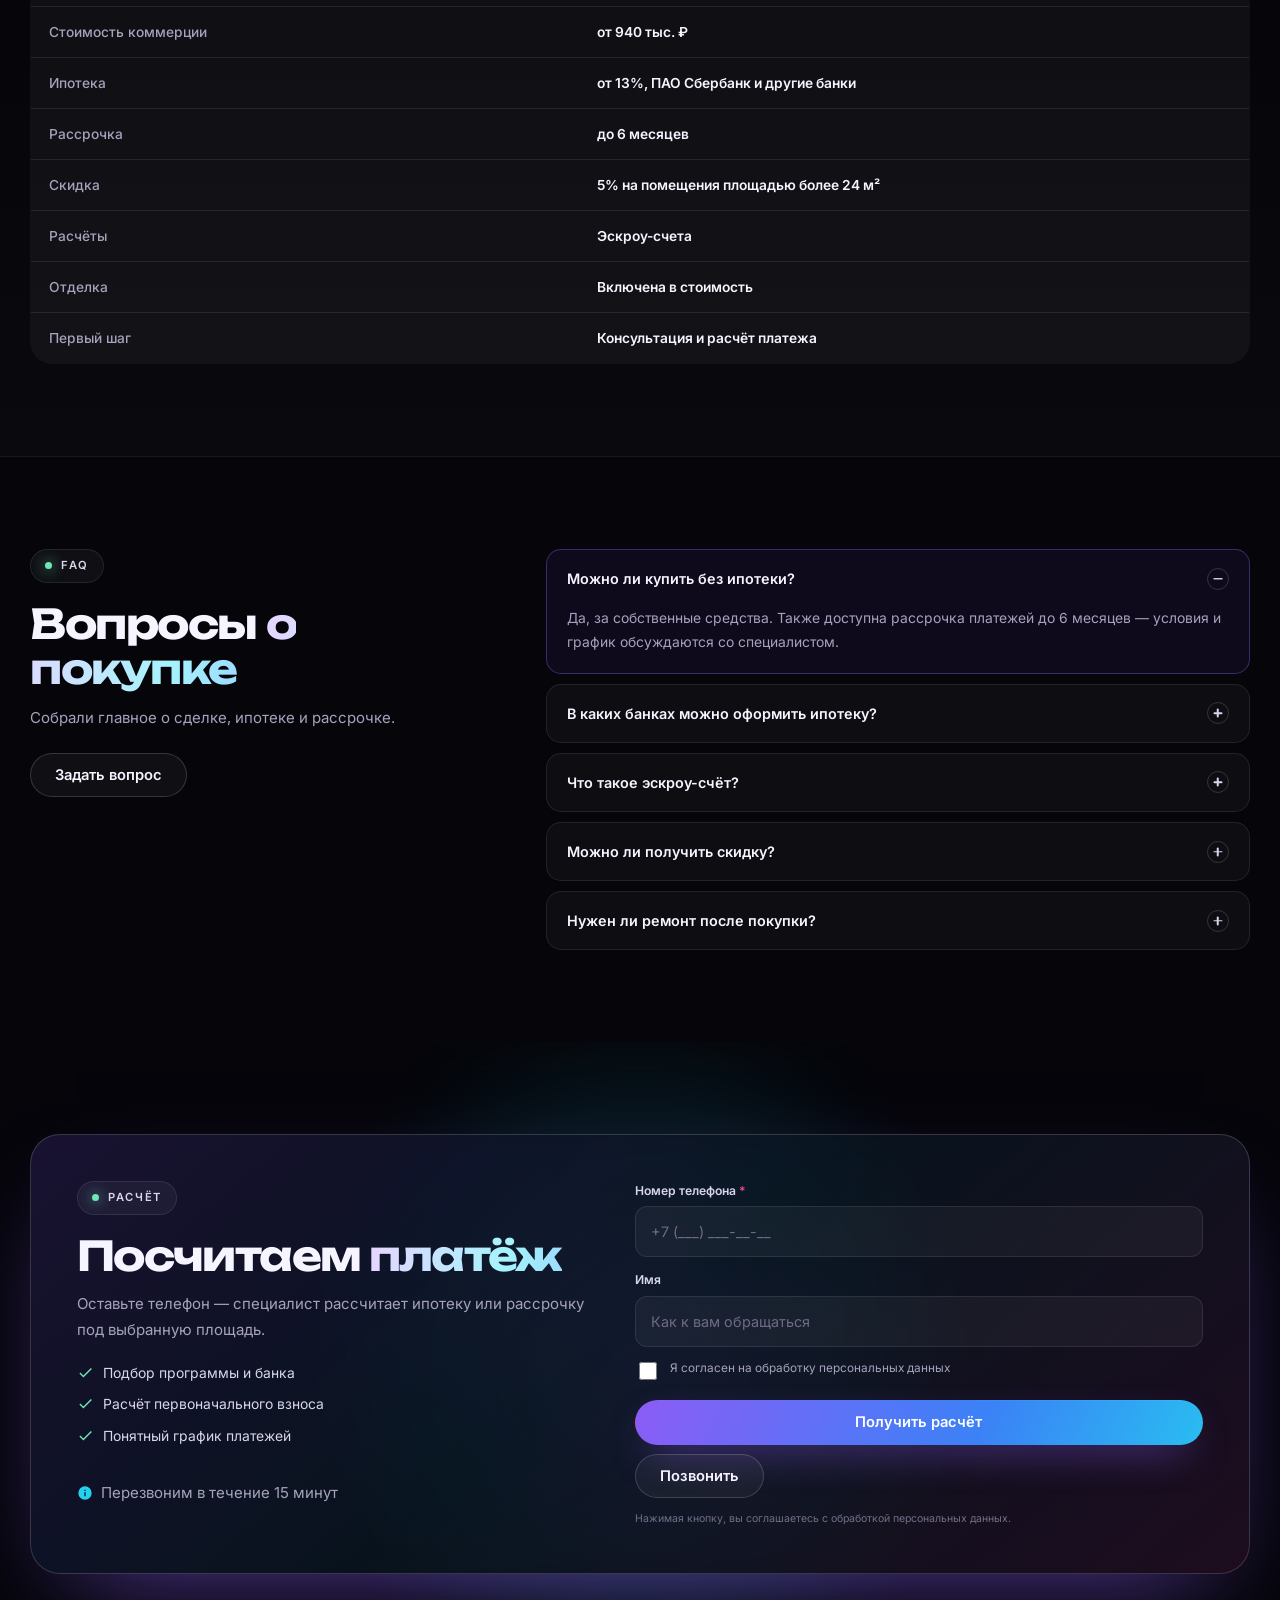
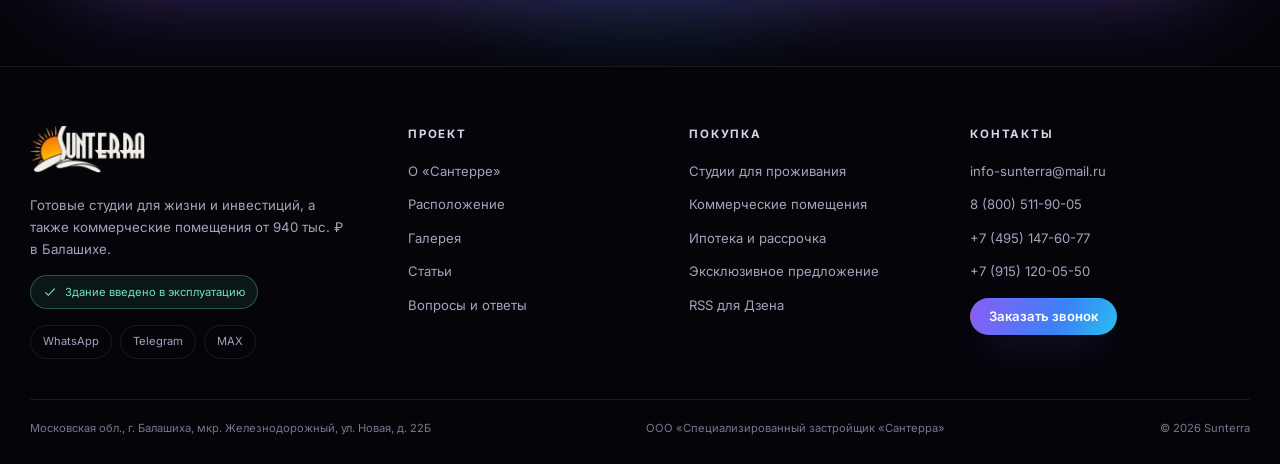
<file: invest.html>
<!DOCTYPE html>
<html lang="ru">
<head>
  <meta charset="UTF-8">
  <meta name="viewport" content="width=device-width, initial-scale=1.0, viewport-fit=cover">
  <title>Покупка студии и коммерции: ипотека, рассрочка, эскроу — «Сантерра»</title>
  <meta name="description" content="Как купить помещение в «Сантерре»: ипотека от 13%, рассрочка до 6 месяцев, эскроу-счета и скидка 5% на площади от 24 м². Расчёт платежа и подбор программы.">
  <meta name="theme-color" content="#05050a">
  <meta name="robots" content="index, follow">

  <meta property="og:type" content="website">
  <meta property="og:locale" content="ru_RU">
  <meta property="og:site_name" content="Сантерра">
  <meta property="og:title" content="Покупка студии и коммерции в «Сантерре» — ипотека и рассрочка">
  <meta property="og:description" content="Ипотека от 13%, рассрочка до 6 месяцев, эскроу и скидка 5%. Рассчитаем платёж под ваш бюджет.">
  <meta property="og:image" content="https://apartamenty.poprostomy.ru/images/photos/facade-2.jpg">
  <meta property="og:url" content="https://apartamenty.poprostomy.ru/invest.html">
  <meta name="twitter:card" content="summary_large_image">
  <link rel="canonical" href="https://apartamenty.poprostomy.ru/invest.html">

  <link rel="icon" href="images/favicon.svg" type="image/svg+xml">
  <link rel="alternate" type="application/rss+xml" title="Сантерра — RSS" href="rss.xml">
  <link rel="alternate" type="application/rss+xml" title="Сантерра — лента для Дзена" href="dzen.xml">

  <link rel="preconnect" href="https://fonts.googleapis.com">
  <link rel="preconnect" href="https://fonts.gstatic.com" crossorigin>
  <link href="https://fonts.googleapis.com/css2?family=Inter:wght@400;500;600;700&family=Unbounded:wght@400;500;600;700&display=swap" rel="stylesheet">
  <link rel="stylesheet" href="styles.css">
  <script src="script.js" defer></script>
</head>
<body class="page-inner">

  <a class="skip-link" href="#main">Перейти к содержанию</a>
  <div class="scroll-progress" aria-hidden="true"><span id="scroll-bar"></span></div>

  <div class="topline">
    <div class="container topline__inner">
      <span class="topline__status">Здание введено в эксплуатацию</span>
      <a class="topline__promo" href="#exclusive">Эксклюзивное предложение: выгода до 700 000 ₽</a>
      <div class="topline__contacts"><a href="tel:+74951476077">+7 (495) 147-60-77</a><a href="tel:+79151200550">+7 (915) 120-05-50</a></div>
    </div>
  </div>

  <header class="site-header">
    <div class="container header-inner">
      <a class="logo" href="index.html" aria-label="Сантерра — на главную"><img src="images/logo-light.png" alt="Сантерра" width="180" height="75" decoding="async"></a>
      <nav class="main-nav" aria-label="Основная навигация"><a href="studios.html">Студии</a><a href="commercial.html">Коммерция</a><a href="invest.html">Покупка</a><a href="location.html">Локация</a><a href="about.html">О проекте</a><a href="articles.html">Статьи</a></nav>
      <div class="header-actions">
        <a class="header-phone" href="tel:88005119005" aria-label="Позвонить 8 (800) 511-90-05"><svg viewBox="0 0 24 24" aria-hidden="true"><path d="M6.6 10.8a15.1 15.1 0 0 0 6.6 6.6l2.2-2.2c.3-.3.7-.4 1-.2 1.2.4 2.4.6 3.7.6.6 0 1 .4 1 1V20c0 .6-.4 1-1 1A17 17 0 0 1 3 4c0-.6.4-1 1-1h3.5c.6 0 1 .4 1 1 0 1.3.2 2.5.6 3.7.1.3 0 .7-.2 1l-2.3 2.1Z"/></svg><span>8 (800) 511-90-05</span></a>
        <button class="btn btn--primary btn--small header-cta" type="button" data-modal-open>Заявка</button>
        <button class="burger" id="menu-toggle" type="button" aria-expanded="false" aria-controls="mobile-menu" aria-label="Открыть меню"><span></span><span></span><span></span></button>
      </div>
    </div>
    <div class="mobile-menu" id="mobile-menu" aria-hidden="true">
      <nav class="mobile-menu__nav" aria-label="Мобильная навигация">
        <a href="studios.html">Студии<span>Готовые помещения для жизни и аренды</span></a>
        <a href="commercial.html">Коммерция<span>Первый и подвальный этажи</span></a>
        <a href="invest.html">Покупка<span>Ипотека, рассрочка, эскроу</span></a>
        <a href="location.html">Локация<span>Балашиха, ул. Новая, 22Б</span></a>
        <a href="about.html">О проекте<span>Архитектура и преимущества</span></a>
        <a href="articles.html">Статьи<span>Гид по недвижимости и аренде</span></a>
        <a href="rss.xml">RSS-лента<span>Обновления проекта</span></a>
      </nav>
      <div class="mobile-menu__foot"><a class="btn btn--primary" href="tel:88005119005">8 (800) 511-90-05</a><button class="btn btn--ghost" type="button" data-modal-open>Оставить заявку</button></div>
    </div>
  </header>

  <main id="main">

    <section class="page-hero">
      <div class="container">
        <nav class="breadcrumbs" aria-label="Хлебные крошки"><a href="index.html">Главная</a><span>/</span><span>Покупка</span></nav>
        <div class="page-hero__grid">
          <div>
            <span class="eyebrow eyebrow--cyan">Покупка и инвестиции</span>
            <h1>Купить помещение <span class="grad">удобным способом</span></h1>
            <p class="lead">Собственные средства, ипотека от 13% или рассрочка до 6 месяцев. Расчёты через эскроу-счета, скидка 5% на площади от 24 м² и помощь с подбором программы.</p>
            <ul class="page-hero__chips">
              <li>Ипотека от 13%</li>
              <li>Рассрочка до 6 месяцев</li>
              <li>Скидка 5% от 24 м²</li>
              <li>Эскроу-счета</li>
            </ul>
            <div class="page-hero__actions">
              <button class="btn btn--primary btn--large" type="button" data-modal-open data-format="Эксклюзивное предложение">Рассчитать платёж</button>
              <a class="btn btn--ghost btn--large" href="#methods">Способы покупки</a>
            </div>
          </div>
          <figure class="page-hero__media">
            <img src="images/photos/facade-2.jpg" alt="Готовое здание «Сантерра»" width="1300" height="867" fetchpriority="high">
            <figcaption>Готовый объект — можно покупать и заселяться</figcaption>
          </figure>
        </div>
      </div>
    </section>

    <section class="section section--tight">
      <div class="container">
        <div class="stat-row reveal">
          <div class="stat-card"><b>от 13%</b><span>ипотечная ставка</span></div>
          <div class="stat-card"><b>до 6</b><span>месяцев рассрочки</span></div>
          <div class="stat-card"><b>5%</b><span>скидка от 24 м²</span></div>
          <div class="stat-card"><b>100%</b><span>расчёты через эскроу</span></div>
        </div>
      </div>
    </section>

    <section class="section" id="methods">
      <div class="container">
        <div class="section-head reveal">
          <div class="section-head__text">
            <span class="eyebrow">Способы покупки</span>
            <h2>Три сценария <span class="grad">сделки</span></h2>
            <p>Подберём вариант под ваш бюджет и срок. Первый шаг — консультация и расчёт.</p>
          </div>
        </div>
        <div class="buy-grid">
          <article class="buy-card reveal">
            <span class="buy-card__num">01</span>
            <h3>Ипотека от 13%</h3>
            <p>Специальные ставки ПАО Сбербанк для покупателей здания. Подберём программу, рассчитаем платёж и поможем собрать документы.</p>
            <button class="btn btn--ghost btn--small" type="button" data-modal-open data-format="Студия">Рассчитать платёж</button>
          </article>
          <article class="buy-card reveal" data-delay="1">
            <span class="buy-card__num">02</span>
            <h3>Рассрочка до 6 месяцев</h3>
            <p>Платите частями без переплаты. Гибкая система приобретения с дисконтами для покупателей помещений площадью более 24 м².</p>
            <button class="btn btn--ghost btn--small" type="button" data-modal-open data-format="Эксклюзивное предложение">Обсудить рассрочку</button>
          </article>
          <article class="buy-card reveal" data-delay="2">
            <span class="buy-card__num">03</span>
            <h3>Эскроу-счета</h3>
            <p>Безопасная схема расчётов: деньги перечисляются продавцу только после выполнения условий сделки. Прозрачно для обеих сторон.</p>
            <button class="btn btn--ghost btn--small" type="button" data-modal-open data-format="Нужна консультация">Как это работает</button>
          </article>
        </div>
      </div>
    </section>

    <section class="section section--soft" id="exclusive">
      <div class="container">
        <div class="exclusive reveal">
          <div class="exclusive__inner">
            <div>
              <span class="exclusive__badge">Эксклюзивное предложение</span>
              <h2>Скидка <span class="grad">5%</span> и рассрочка</h2>
              <p>Для помещений площадью более 24 м² действует скидка 5%, рассрочка платежей до 6 месяцев и сниженная ипотечная ставка. Точную выгоду рассчитает специалист.</p>
              <ul class="exclusive__list">
                <li>5% на помещения от 24 м²</li>
                <li>Рассрочка до 6 месяцев</li>
                <li>Ипотека от 13%</li>
                <li>Расчёты через эскроу</li>
              </ul>
            </div>
            <aside class="exclusive__aside" data-countdown aria-label="До конца эксклюзивного предложения">
              <span class="countdown__title" data-cd-title>До конца месяца</span>
              <div class="countdown__units">
                <span><b data-cd-days>00</b><small data-cd-label>дней</small></span>
                <span><b data-cd-hours>00</b><small data-cd-label>часов</small></span>
                <span><b data-cd-minutes>00</b><small data-cd-label>минут</small></span>
                <span><b data-cd-seconds>00</b><small data-cd-label>секунд</small></span>
              </div>
              <button class="btn btn--primary" type="button" data-modal-open data-format="Эксклюзивное предложение">Рассчитать выгоду</button>
              <p class="exclusive__note">Предложение ограничено. Не является публичной офертой.</p>
            </aside>
          </div>
        </div>
      </div>
    </section>

    <section class="section">
      <div class="container split">
        <div class="reveal">
          <span class="eyebrow eyebrow--pink">Логика покупки</span>
          <h2>Почему готовый <span class="grad">объект</span></h2>
          <p>Покупка готового помещения снижает неопределённость: вы сразу видите площади, отделку, окна и инженерию. Не нужно ждать сдачи дома и платить за съёмное жильё параллельно с ипотекой.</p>
          <ul class="check-list">
            <li><svg viewBox="0 0 24 24" aria-hidden="true"><path d="M9 16.2 4.8 12l-1.4 1.4L9 19 21 7l-1.4-1.4L9 16.2Z"/></svg>Здание введено в эксплуатацию</li>
            <li><svg viewBox="0 0 24 24" aria-hidden="true"><path d="M9 16.2 4.8 12l-1.4 1.4L9 19 21 7l-1.4-1.4L9 16.2Z"/></svg>Отделка и инженерия уже готовы</li>
            <li><svg viewBox="0 0 24 24" aria-hidden="true"><path d="M9 16.2 4.8 12l-1.4 1.4L9 19 21 7l-1.4-1.4L9 16.2Z"/></svg>Можно сразу сдавать в аренду</li>
            <li><svg viewBox="0 0 24 24" aria-hidden="true"><path d="M9 16.2 4.8 12l-1.4 1.4L9 19 21 7l-1.4-1.4L9 16.2Z"/></svg>Понятная площадь и планировка</li>
            <li><svg viewBox="0 0 24 24" aria-hidden="true"><path d="M9 16.2 4.8 12l-1.4 1.4L9 19 21 7l-1.4-1.4L9 16.2Z"/></svg>Эскроу-счета для безопасности</li>
            <li><svg viewBox="0 0 24 24" aria-hidden="true"><path d="M9 16.2 4.8 12l-1.4 1.4L9 19 21 7l-1.4-1.4L9 16.2Z"/></svg>Своя котельная и охраняемая территория</li>
          </ul>
          <div class="page-hero__actions"><a class="btn btn--primary" href="articles.html">Читать гид по инвестициям</a></div>
        </div>
        <figure class="about__media reveal" data-delay="1">
          <img src="images/photos/lobby-4.jpg" alt="Общественная зона готового здания" width="1300" height="867" loading="lazy" decoding="async">
          <figcaption>Готовые общественные зоны здания</figcaption>
        </figure>
      </div>
    </section>

    <section class="section section--soft">
      <div class="container">
        <div class="section-head reveal">
          <div class="section-head__text"><span class="eyebrow">Условия</span><h2>Параметры <span class="grad">сделки</span></h2><p>Базовые условия. Итоговые цифры зависят от площади, этажа и выбранной программы.</p></div>
        </div>
        <table class="info-table reveal">
          <tbody>
            <tr><th>Стоимость студий</th><td>от 4 млн ₽</td></tr>
            <tr><th>Стоимость коммерции</th><td>от 940 тыс. ₽</td></tr>
            <tr><th>Ипотека</th><td>от 13%, ПАО Сбербанк и другие банки</td></tr>
            <tr><th>Рассрочка</th><td>до 6 месяцев</td></tr>
            <tr><th>Скидка</th><td>5% на помещения площадью более 24 м²</td></tr>
            <tr><th>Расчёты</th><td>Эскроу-счета</td></tr>
            <tr><th>Отделка</th><td>Включена в стоимость</td></tr>
            <tr><th>Первый шаг</th><td>Консультация и расчёт платежа</td></tr>
          </tbody>
        </table>
      </div>
    </section>

    <section class="section" id="faq">
      <div class="container faq-grid">
        <div class="faq__head reveal">
          <span class="eyebrow">FAQ</span>
          <h2>Вопросы <span class="grad">о покупке</span></h2>
          <p>Собрали главное о сделке, ипотеке и рассрочке.</p>
          <button class="btn btn--ghost" type="button" data-modal-open>Задать вопрос</button>
        </div>
        <div class="faq__list reveal" data-delay="1">
          <details class="faq-item" open><summary>Можно ли купить без ипотеки?<span class="faq-item__icon" aria-hidden="true"></span></summary><div class="faq-item__body"><p>Да, за собственные средства. Также доступна рассрочка платежей до 6 месяцев — условия и график обсуждаются со специалистом.</p></div></details>
          <details class="faq-item"><summary>В каких банках можно оформить ипотеку?<span class="faq-item__icon" aria-hidden="true"></span></summary><div class="faq-item__body"><p>Специальные ставки действуют в ПАО Сбербанк, также рассматриваются другие банки. Актуальную ставку и программу уточняйте у отдела продаж.</p></div></details>
          <details class="faq-item"><summary>Что такое эскроу-счёт?<span class="faq-item__icon" aria-hidden="true"></span></summary><div class="faq-item__body"><p>Это безопасная схема расчётов: деньги покупателя хранятся на специальном счёте и перечисляются продавцу только после выполнения условий сделки.</p></div></details>
          <details class="faq-item"><summary>Можно ли получить скидку?<span class="faq-item__icon" aria-hidden="true"></span></summary><div class="faq-item__body"><p>Да. На помещения площадью более 24 м² действует скидка 5% в рамках эксклюзивного предложения. Дополнительные условия обсуждаются индивидуально.</p></div></details>
          <details class="faq-item"><summary>Нужен ли ремонт после покупки?<span class="faq-item__icon" aria-hidden="true"></span></summary><div class="faq-item__body"><p>Нет. Помещения передаются с готовой отделкой: стены, полы, освещение и инженерные сети. Можно сразу расставлять мебель или запускать бизнес.</p></div></details>
        </div>
      </div>
    </section>

    <section class="section cta">
      <div class="cta__glow" aria-hidden="true"></div>
      <div class="container">
        <div class="cta__panel reveal">
          <div class="cta__copy">
            <span class="eyebrow">Расчёт</span>
            <h2>Посчитаем <span class="grad">платёж</span></h2>
            <p>Оставьте телефон — специалист рассчитает ипотеку или рассрочку под выбранную площадь.</p>
            <ul class="cta__list">
              <li><svg viewBox="0 0 24 24" aria-hidden="true"><path d="M9 16.2 4.8 12l-1.4 1.4L9 19 21 7l-1.4-1.4L9 16.2Z"/></svg>Подбор программы и банка</li>
              <li><svg viewBox="0 0 24 24" aria-hidden="true"><path d="M9 16.2 4.8 12l-1.4 1.4L9 19 21 7l-1.4-1.4L9 16.2Z"/></svg>Расчёт первоначального взноса</li>
              <li><svg viewBox="0 0 24 24" aria-hidden="true"><path d="M9 16.2 4.8 12l-1.4 1.4L9 19 21 7l-1.4-1.4L9 16.2Z"/></svg>Понятный график платежей</li>
            </ul>
            <p class="note"><svg viewBox="0 0 24 24" aria-hidden="true"><path d="M12 2a10 10 0 1 0 0 20 10 10 0 0 0 0-20Zm1 15h-2v-6h2v6Zm0-8h-2V7h2v2Z"/></svg>Перезвоним в течение 15 минут</p>
          </div>
          <form class="form" id="lead-form" action="send.php" method="post" novalidate>
            <div class="hp" aria-hidden="true"><label for="lead-company">Не заполняйте это поле</label><input type="text" id="lead-company" name="company" tabindex="-1" autocomplete="off"></div>
            <input type="hidden" name="source" value="Покупка — расчёт">
            <input type="hidden" name="format" value="Эксклюзивное предложение">
            <div class="field"><label for="lead-phone">Номер телефона <span class="req">*</span></label><input type="tel" id="lead-phone" name="phone" inputmode="tel" autocomplete="tel" placeholder="+7 (___) ___-__-__" data-phone aria-describedby="lead-phone-error" required><p class="field-error" id="lead-phone-error" aria-live="polite"></p></div>
            <div class="field"><label for="lead-name">Имя</label><input type="text" id="lead-name" name="name" autocomplete="name" placeholder="Как к вам обращаться"><p class="field-error" id="lead-name-error" aria-live="polite"></p></div>
            <div class="check"><input type="checkbox" id="lead-consent" name="consent" value="yes" data-consent aria-describedby="lead-consent-error"><label for="lead-consent">Я согласен на обработку персональных данных</label></div>
            <p class="field-error" id="lead-consent-error" aria-live="polite"></p>
            <div class="actions"><button class="btn btn--primary btn--block" type="submit">Получить расчёт</button><a class="btn btn--ghost" href="tel:88005119005">Позвонить</a></div>
            <p class="form-status" role="status" aria-live="polite"></p>
            <p class="form-note">Нажимая кнопку, вы соглашаетесь с обработкой персональных данных.</p>
          </form>
        </div>
      </div>
    </section>

  </main>

  <footer class="site-footer">
    <div class="container footer-grid">
      <div class="footer-brand"><a class="logo" href="index.html" aria-label="Сантерра — на главную"><img src="images/logo-light.png" alt="Сантерра" width="180" height="75" loading="lazy" decoding="async"></a><p>Готовые студии для жизни и инвестиций, а также коммерческие помещения от 940 тыс. ₽ в Балашихе.</p><p class="footer-status"><svg viewBox="0 0 24 24" aria-hidden="true"><path d="M9 16.2 4.8 12l-1.4 1.4L9 19 21 7l-1.4-1.4L9 16.2Z"/></svg>Здание введено в эксплуатацию</p><div class="socials"><a href="https://api.whatsapp.com/send?phone=79151200550" target="_blank" rel="noopener">WhatsApp</a><a href="https://t.me/+79151200550" target="_blank" rel="noopener">Telegram</a><a href="https://max.ru/u/f9LHodD0cOJLvzLzxvuKpFIgym3FapHnvrk9cvRB6W5Wqkvv6KdQNrgieGY" target="_blank" rel="noopener">MAX</a></div></div>
      <nav class="footer-col" aria-label="Разделы проекта"><h3>Проект</h3><ul><li><a href="about.html">О «Сантерре»</a></li><li><a href="location.html">Расположение</a></li><li><a href="about.html#gallery">Галерея</a></li><li><a href="articles.html">Статьи</a></li><li><a href="index.html#faq">Вопросы и ответы</a></li></ul></nav>
      <nav class="footer-col" aria-label="Покупка и форматы"><h3>Покупка</h3><ul><li><a href="studios.html">Студии для проживания</a></li><li><a href="commercial.html">Коммерческие помещения</a></li><li><a href="invest.html">Ипотека и рассрочка</a></li><li><a href="index.html#exclusive">Эксклюзивное предложение</a></li><li><a href="dzen.xml" target="_blank" rel="noopener">RSS для Дзена</a></li></ul></nav>
      <div class="footer-col footer-contacts"><h3>Контакты</h3><ul><li><a href="mailto:info-sunterra@mail.ru">info-sunterra@mail.ru</a></li><li><a href="tel:88005119005">8 (800) 511-90-05</a></li><li><a href="tel:+74951476077">+7 (495) 147-60-77</a></li><li><a href="tel:+79151200550">+7 (915) 120-05-50</a></li></ul><button class="btn btn--primary btn--small" type="button" data-modal-open>Заказать звонок</button></div>
    </div>
    <div class="container footer-bottom"><p>Московская обл., г. Балашиха, мкр. Железнодорожный, ул. Новая, д. 22Б</p><p>ООО «Специализированный застройщик «Сантерра»</p><p>© <span data-year>2026</span> Sunterra</p></div>
  </footer>

  <div class="mobile-bar" aria-label="Быстрые действия"><a class="btn btn--ghost" href="tel:88005119005">Позвонить</a><button class="btn btn--primary" type="button" data-modal-open>Оставить заявку</button></div>
  <button class="to-top" id="to-top" type="button" aria-label="Наверх"><svg viewBox="0 0 24 24" aria-hidden="true"><path d="M12 4 4 12h6v8h4v-8h6L12 4Z"/></svg></button>

  <div class="modal" id="callback-modal" hidden>
    <div class="modal__backdrop" data-modal-close></div>
    <div class="modal__dialog" role="dialog" aria-modal="true" aria-labelledby="modal-title">
      <button class="modal__close" type="button" data-modal-close aria-label="Закрыть">✕</button>
      <h2 id="modal-title">Заказать звонок</h2>
      <p class="modal__lead">Оставьте номер телефона — специалист свяжется с вами и ответит на вопросы.</p>
      <form class="form" id="callback-form" action="send.php" method="post" novalidate>
        <div class="hp" aria-hidden="true"><label for="cb-company">Не заполняйте это поле</label><input type="text" id="cb-company" name="company" tabindex="-1" autocomplete="off"></div>
        <input type="hidden" name="source" value="Модальное окно">
        <div class="field"><label for="cb-format">Формат помещения</label><select id="cb-format" name="format"><option value="Нужна консультация">Нужна консультация</option><option value="Студия">Студия</option><option value="Коммерческое помещение">Коммерческое помещение</option><option value="Эксклюзивное предложение">Эксклюзивное предложение</option></select></div>
        <div class="field"><label for="cb-name">Имя</label><input type="text" id="cb-name" name="name" autocomplete="name" placeholder="Как к вам обращаться"><p class="field-error" id="cb-name-error" aria-live="polite"></p></div>
        <div class="field"><label for="cb-phone">Номер телефона <span class="req">*</span></label><input type="tel" id="cb-phone" name="phone" inputmode="tel" autocomplete="tel" placeholder="+7 (___) ___-__-__" data-phone aria-describedby="cb-phone-error" required><p class="field-error" id="cb-phone-error" aria-live="polite"></p></div>
        <div class="check"><input type="checkbox" id="cb-consent" name="consent" value="yes" data-consent aria-describedby="cb-consent-error"><label for="cb-consent">Я согласен на обработку персональных данных</label></div>
        <p class="field-error" id="cb-consent-error" aria-live="polite"></p>
        <div class="actions"><button class="btn btn--primary btn--block" type="submit">Жду звонка</button></div>
        <p class="form-status" role="status" aria-live="polite"></p>
      </form>
    </div>
  </div>

  <div class="lightbox" id="lightbox" hidden>
    <button class="lightbox__close" type="button" data-lightbox-close aria-label="Закрыть">✕</button>
    <button class="lightbox__nav lightbox__nav--prev" type="button" data-lightbox-prev aria-label="Предыдущее фото">‹</button>
    <figure class="lightbox__figure"><img id="lightbox-img" alt=""><figcaption id="lightbox-caption"></figcaption></figure>
    <button class="lightbox__nav lightbox__nav--next" type="button" data-lightbox-next aria-label="Следующее фото">›</button>
  </div>

</body>
</html>
</file>
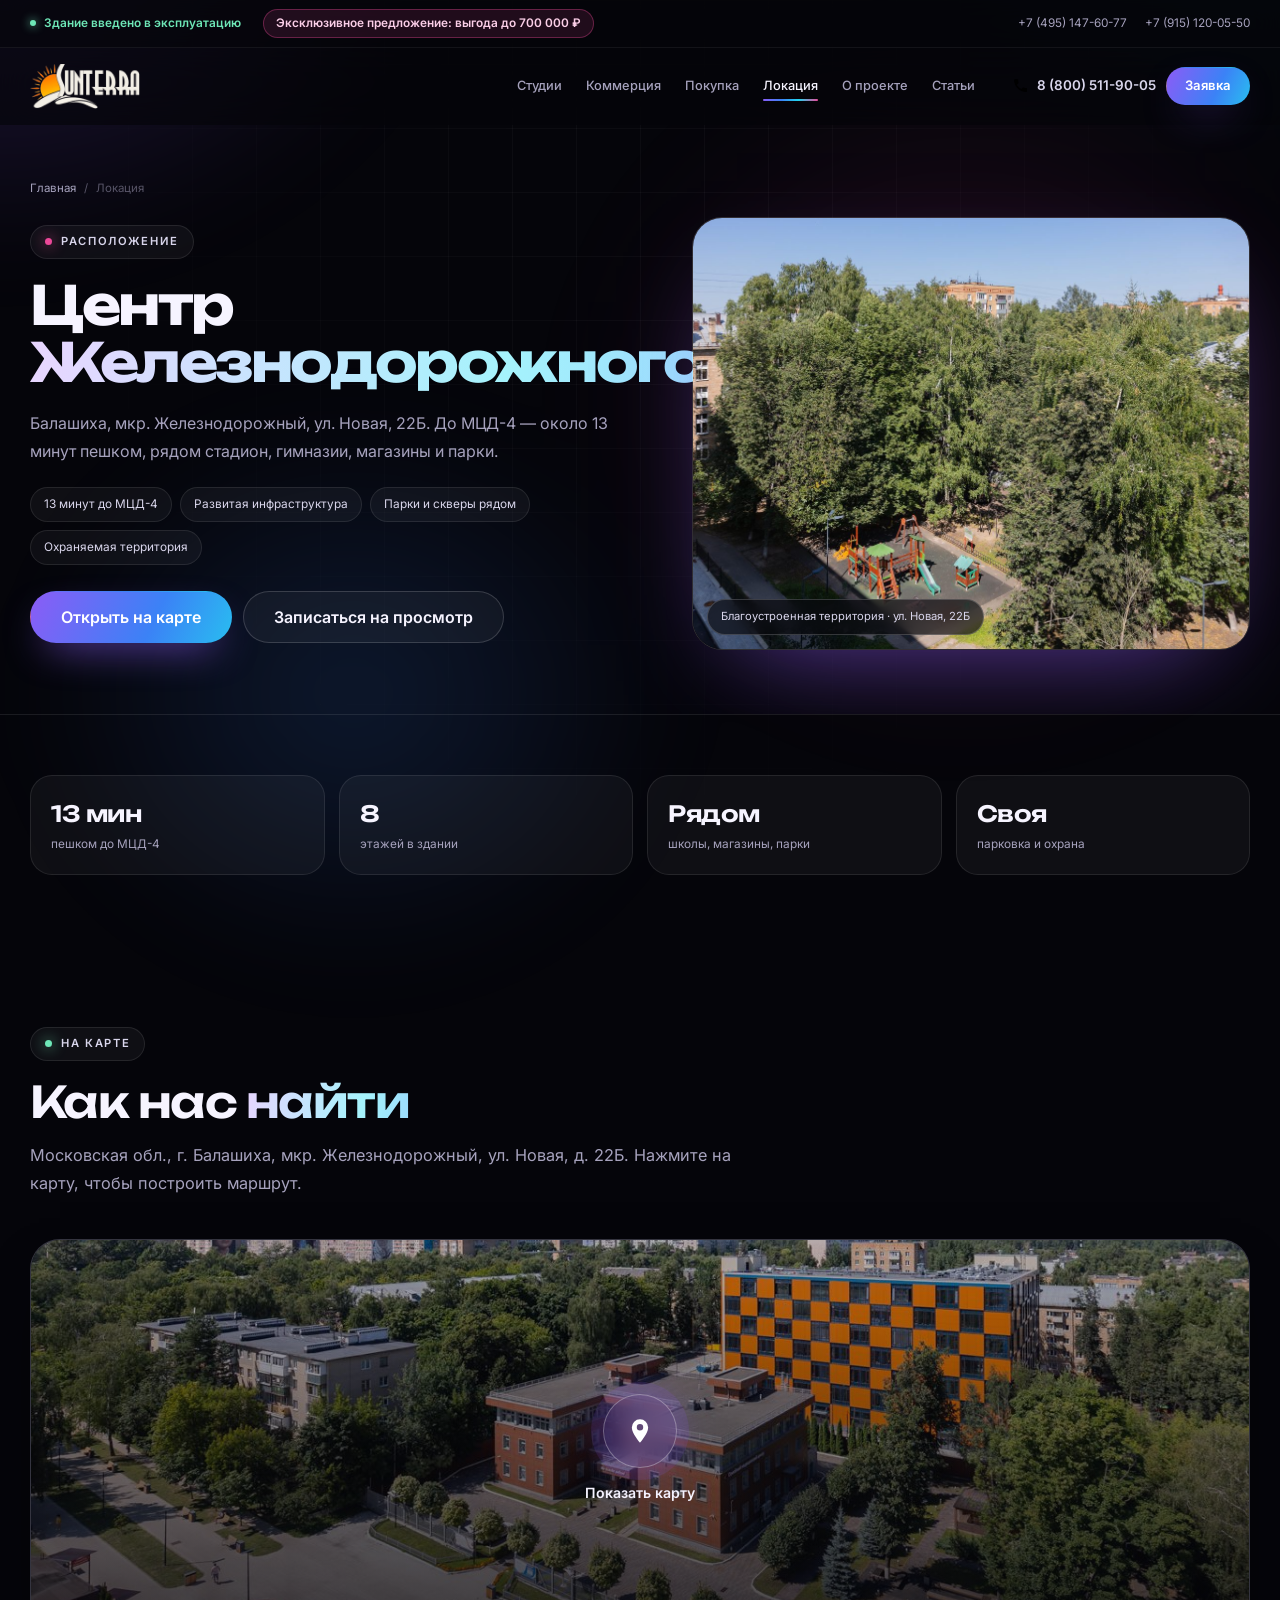
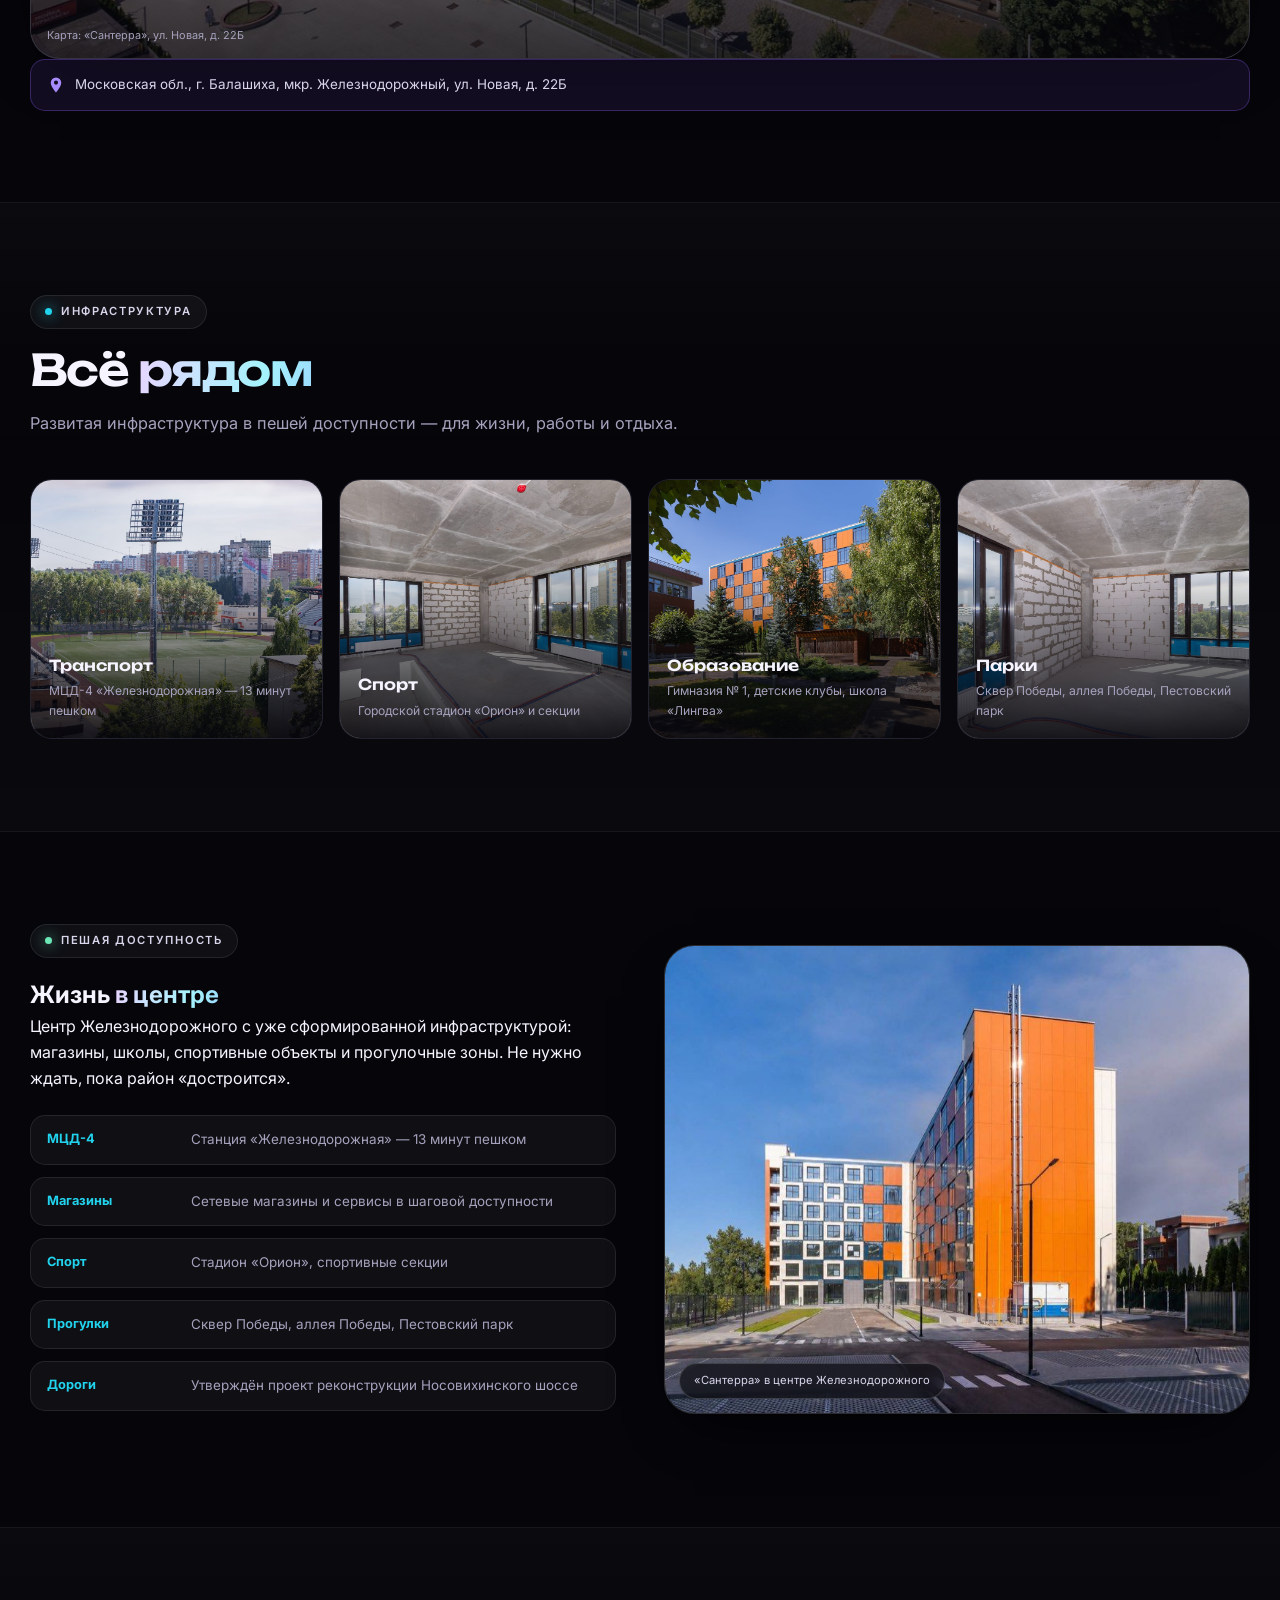
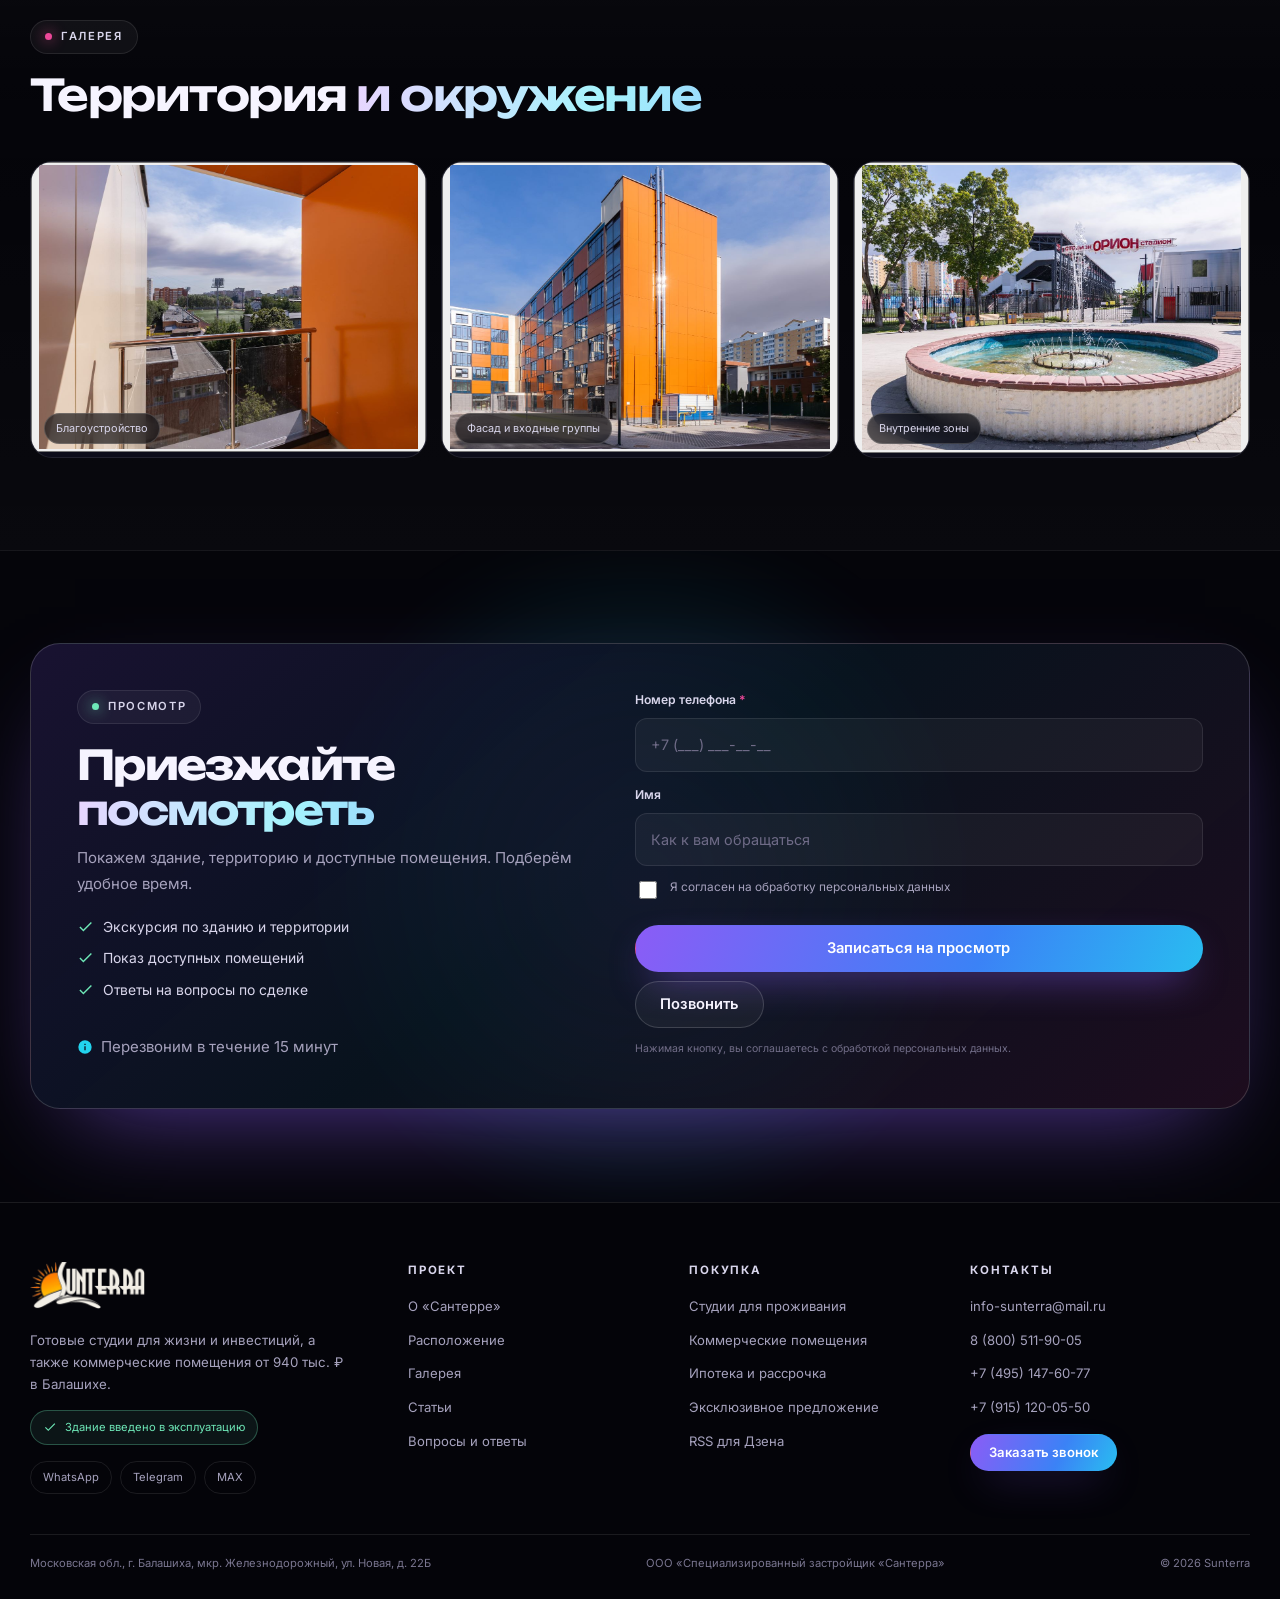
<file: location.html>
<!DOCTYPE html>
<html lang="ru">
<head>
  <meta charset="UTF-8">
  <meta name="viewport" content="width=device-width, initial-scale=1.0, viewport-fit=cover">
  <title>Расположение «Сантерры» — Балашиха, Железнодорожный, ул. Новая, 22Б</title>
  <meta name="description" content="«Сантерра» в Балашихе, мкр. Железнодорожный, ул. Новая, 22Б: 13 минут пешком до МЦД-4, рядом стадион «Орион», гимназии, магазины, сквер Победы и Пестовский парк.">
  <meta name="theme-color" content="#05050a">
  <meta name="robots" content="index, follow">

  <meta property="og:type" content="website">
  <meta property="og:locale" content="ru_RU">
  <meta property="og:site_name" content="Сантерра">
  <meta property="og:title" content="Расположение «Сантерры» — Балашиха, ул. Новая, 22Б">
  <meta property="og:description" content="13 минут пешком до МЦД-4, развитая инфраструктура и парки рядом. Готовое здание в центре Железнодорожного.">
  <meta property="og:image" content="https://apartamenty.poprostomy.ru/images/photos/territory-1.jpg">
  <meta property="og:url" content="https://apartamenty.poprostomy.ru/location.html">
  <meta name="twitter:card" content="summary_large_image">
  <link rel="canonical" href="https://apartamenty.poprostomy.ru/location.html">

  <link rel="icon" href="images/favicon.svg" type="image/svg+xml">
  <link rel="alternate" type="application/rss+xml" title="Сантерра — RSS" href="rss.xml">
  <link rel="alternate" type="application/rss+xml" title="Сантерра — лента для Дзена" href="dzen.xml">

  <link rel="preconnect" href="https://fonts.googleapis.com">
  <link rel="preconnect" href="https://fonts.gstatic.com" crossorigin>
  <link href="https://fonts.googleapis.com/css2?family=Inter:wght@400;500;600;700&family=Unbounded:wght@400;500;600;700&display=swap" rel="stylesheet">
  <link rel="stylesheet" href="styles.css">
  <script src="script.js" defer></script>
</head>
<body class="page-inner">

  <a class="skip-link" href="#main">Перейти к содержанию</a>
  <div class="scroll-progress" aria-hidden="true"><span id="scroll-bar"></span></div>

  <div class="topline">
    <div class="container topline__inner">
      <span class="topline__status">Здание введено в эксплуатацию</span>
      <a class="topline__promo" href="index.html#exclusive">Эксклюзивное предложение: выгода до 700 000 ₽</a>
      <div class="topline__contacts"><a href="tel:+74951476077">+7 (495) 147-60-77</a><a href="tel:+79151200550">+7 (915) 120-05-50</a></div>
    </div>
  </div>

  <header class="site-header">
    <div class="container header-inner">
      <a class="logo" href="index.html" aria-label="Сантерра — на главную"><img src="images/logo-light.png" alt="Сантерра" width="180" height="75" decoding="async"></a>
      <nav class="main-nav" aria-label="Основная навигация"><a href="studios.html">Студии</a><a href="commercial.html">Коммерция</a><a href="invest.html">Покупка</a><a href="location.html">Локация</a><a href="about.html">О проекте</a><a href="articles.html">Статьи</a></nav>
      <div class="header-actions">
        <a class="header-phone" href="tel:88005119005" aria-label="Позвонить 8 (800) 511-90-05"><svg viewBox="0 0 24 24" aria-hidden="true"><path d="M6.6 10.8a15.1 15.1 0 0 0 6.6 6.6l2.2-2.2c.3-.3.7-.4 1-.2 1.2.4 2.4.6 3.7.6.6 0 1 .4 1 1V20c0 .6-.4 1-1 1A17 17 0 0 1 3 4c0-.6.4-1 1-1h3.5c.6 0 1 .4 1 1 0 1.3.2 2.5.6 3.7.1.3 0 .7-.2 1l-2.3 2.1Z"/></svg><span>8 (800) 511-90-05</span></a>
        <button class="btn btn--primary btn--small header-cta" type="button" data-modal-open>Заявка</button>
        <button class="burger" id="menu-toggle" type="button" aria-expanded="false" aria-controls="mobile-menu" aria-label="Открыть меню"><span></span><span></span><span></span></button>
      </div>
    </div>
    <div class="mobile-menu" id="mobile-menu" aria-hidden="true">
      <nav class="mobile-menu__nav" aria-label="Мобильная навигация">
        <a href="studios.html">Студии<span>Готовые помещения для жизни и аренды</span></a>
        <a href="commercial.html">Коммерция<span>Первый и подвальный этажи</span></a>
        <a href="invest.html">Покупка<span>Ипотека, рассрочка, эскроу</span></a>
        <a href="location.html">Локация<span>Балашиха, ул. Новая, 22Б</span></a>
        <a href="about.html">О проекте<span>Архитектура и преимущества</span></a>
        <a href="articles.html">Статьи<span>Гид по недвижимости и аренде</span></a>
        <a href="rss.xml">RSS-лента<span>Обновления проекта</span></a>
      </nav>
      <div class="mobile-menu__foot"><a class="btn btn--primary" href="tel:88005119005">8 (800) 511-90-05</a><button class="btn btn--ghost" type="button" data-modal-open>Оставить заявку</button></div>
    </div>
  </header>

  <main id="main">

    <section class="page-hero">
      <div class="container">
        <nav class="breadcrumbs" aria-label="Хлебные крошки"><a href="index.html">Главная</a><span>/</span><span>Локация</span></nav>
        <div class="page-hero__grid">
          <div>
            <span class="eyebrow eyebrow--pink">Расположение</span>
            <h1>Центр <span class="grad">Железнодорожного</span></h1>
            <p class="lead">Балашиха, мкр. Железнодорожный, ул. Новая, 22Б. До МЦД-4 — около 13 минут пешком, рядом стадион, гимназии, магазины и парки.</p>
            <ul class="page-hero__chips">
              <li>13 минут до МЦД-4</li>
              <li>Развитая инфраструктура</li>
              <li>Парки и скверы рядом</li>
              <li>Охраняемая территория</li>
            </ul>
            <div class="page-hero__actions">
              <a class="btn btn--primary btn--large" href="#map">Открыть на карте</a>
              <button class="btn btn--ghost btn--large" type="button" data-modal-open data-format="Нужна консультация">Записаться на просмотр</button>
            </div>
          </div>
          <figure class="page-hero__media">
            <img src="images/photos/territory-1.jpg" alt="Территория и окружение «Сантерры»" width="1300" height="867" fetchpriority="high">
            <figcaption>Благоустроенная территория · ул. Новая, 22Б</figcaption>
          </figure>
        </div>
      </div>
    </section>

    <section class="section section--tight">
      <div class="container">
        <div class="stat-row reveal">
          <div class="stat-card"><b>13 мин</b><span>пешком до МЦД-4</span></div>
          <div class="stat-card"><b>8</b><span>этажей в здании</span></div>
          <div class="stat-card"><b>Рядом</b><span>школы, магазины, парки</span></div>
          <div class="stat-card"><b>Своя</b><span>парковка и охрана</span></div>
        </div>
      </div>
    </section>

    <section class="section" id="map">
      <div class="container">
        <div class="section-head reveal">
          <div class="section-head__text">
            <span class="eyebrow">На карте</span>
            <h2>Как нас <span class="grad">найти</span></h2>
            <p>Московская обл., г. Балашиха, мкр. Железнодорожный, ул. Новая, д. 22Б. Нажмите на карту, чтобы построить маршрут.</p>
          </div>
        </div>
        <div class="map-frame reveal" data-map-query="Балашиха, мкр. Железнодорожный, ул. Новая, д. 22Б">
          <button class="ph ph--map" type="button" data-map-load>
            <span class="ph-caption">Карта: «Сантерра», ул. Новая, д. 22Б</span>
            <span class="play-ring" aria-hidden="true"><svg viewBox="0 0 24 24"><path d="M12 2a7 7 0 0 0-7 7c0 5.2 7 13 7 13s7-7.8 7-13a7 7 0 0 0-7-7Zm0 9.5A2.5 2.5 0 1 1 12 6a2.5 2.5 0 0 1 0 5.5Z"/></svg></span>
            <span class="play-label">Показать карту</span>
          </button>
        </div>
        <p class="address reveal">
          <svg viewBox="0 0 24 24" aria-hidden="true"><path d="M12 2a7 7 0 0 0-7 7c0 5.2 7 13 7 13s7-7.8 7-13a7 7 0 0 0-7-7Zm0 9.5A2.5 2.5 0 1 1 12 6a2.5 2.5 0 0 1 0 5.5Z"/></svg>
          Московская обл., г. Балашиха, мкр. Железнодорожный, ул. Новая, д. 22Б
        </p>
      </div>
    </section>

    <section class="section section--soft">
      <div class="container">
        <div class="section-head reveal">
          <div class="section-head__text">
            <span class="eyebrow eyebrow--cyan">Инфраструктура</span>
            <h2>Всё <span class="grad">рядом</span></h2>
            <p>Развитая инфраструктура в пешей доступности — для жизни, работы и отдыха.</p>
          </div>
        </div>
        <div class="infra-grid">
          <article class="infra-card reveal"><img src="images/photos/territory-2.jpg" alt="Подъездные пути и парковка" width="1300" height="867" loading="lazy" decoding="async"><span class="infra-card__body"><b>Транспорт</b><span>МЦД-4 «Железнодорожная» — 13 минут пешком</span></span></article>
          <article class="infra-card reveal" data-delay="1"><img src="images/photos/territory-3.jpg" alt="Городская среда рядом с «Сантеррой»" width="1300" height="867" loading="lazy" decoding="async"><span class="infra-card__body"><b>Спорт</b><span>Городской стадион «Орион» и секции</span></span></article>
          <article class="infra-card reveal" data-delay="2"><img src="images/photos/lobby-1.jpg" alt="Входная группа здания" width="1300" height="867" loading="lazy" decoding="async"><span class="infra-card__body"><b>Образование</b><span>Гимназия № 1, детские клубы, школа «Лингва»</span></span></article>
          <article class="infra-card reveal" data-delay="3"><img src="images/photos/territory-4.jpg" alt="Прогулочные зоны рядом" width="1300" height="867" loading="lazy" decoding="async"><span class="infra-card__body"><b>Парки</b><span>Сквер Победы, аллея Победы, Пестовский парк</span></span></article>
        </div>
      </div>
    </section>

    <section class="section">
      <div class="container split">
        <div class="location__copy reveal">
          <span class="eyebrow">Пешая доступность</span>
          <h2>Жизнь <span class="grad">в центре</span></h2>
          <p>Центр Железнодорожного с уже сформированной инфраструктурой: магазины, школы, спортивные объекты и прогулочные зоны. Не нужно ждать, пока район «достроится».</p>
          <ul class="location__list">
            <li><b>МЦД-4</b><span>Станция «Железнодорожная» — 13 минут пешком</span></li>
            <li><b>Магазины</b><span>Сетевые магазины и сервисы в шаговой доступности</span></li>
            <li><b>Спорт</b><span>Стадион «Орион», спортивные секции</span></li>
            <li><b>Прогулки</b><span>Сквер Победы, аллея Победы, Пестовский парк</span></li>
            <li><b>Дороги</b><span>Утверждён проект реконструкции Носовихинского шоссе</span></li>
          </ul>
        </div>
        <figure class="about__media reveal" data-delay="1">
          <img src="images/photos/facade-7.jpg" alt="Фасад «Сантерры» в городской среде" width="1300" height="867" loading="lazy" decoding="async">
          <figcaption>«Сантерра» в центре Железнодорожного</figcaption>
        </figure>
      </div>
    </section>

    <section class="section section--soft">
      <div class="container">
        <div class="section-head reveal">
          <div class="section-head__text"><span class="eyebrow eyebrow--pink">Галерея</span><h2>Территория <span class="grad">и окружение</span></h2></div>
        </div>
        <div class="photo-strip reveal">
          <figure><button type="button" data-lightbox="images/photos/territory-5.jpg" data-caption="Территория «Сантерры»"><img src="images/photos/territory-5.jpg" alt="Территория «Сантерры»" width="1300" height="867" loading="lazy" decoding="async"></button><figcaption>Благоустройство</figcaption></figure>
          <figure><button type="button" data-lightbox="images/photos/facade-8.jpg" data-caption="Фасад здания"><img src="images/photos/facade-8.jpg" alt="Фасад здания «Сантерра»" width="1300" height="867" loading="lazy" decoding="async"></button><figcaption>Фасад и входные группы</figcaption></figure>
          <figure><button type="button" data-lightbox="images/photos/lobby-5.jpg" data-caption="Внутренние зоны"><img src="images/photos/lobby-5.jpg" alt="Внутренние зоны здания" width="1300" height="867" loading="lazy" decoding="async"></button><figcaption>Внутренние зоны</figcaption></figure>
        </div>
      </div>
    </section>

    <section class="section cta">
      <div class="cta__glow" aria-hidden="true"></div>
      <div class="container">
        <div class="cta__panel reveal">
          <div class="cta__copy">
            <span class="eyebrow">Просмотр</span>
            <h2>Приезжайте <span class="grad">посмотреть</span></h2>
            <p>Покажем здание, территорию и доступные помещения. Подберём удобное время.</p>
            <ul class="cta__list">
              <li><svg viewBox="0 0 24 24" aria-hidden="true"><path d="M9 16.2 4.8 12l-1.4 1.4L9 19 21 7l-1.4-1.4L9 16.2Z"/></svg>Экскурсия по зданию и территории</li>
              <li><svg viewBox="0 0 24 24" aria-hidden="true"><path d="M9 16.2 4.8 12l-1.4 1.4L9 19 21 7l-1.4-1.4L9 16.2Z"/></svg>Показ доступных помещений</li>
              <li><svg viewBox="0 0 24 24" aria-hidden="true"><path d="M9 16.2 4.8 12l-1.4 1.4L9 19 21 7l-1.4-1.4L9 16.2Z"/></svg>Ответы на вопросы по сделке</li>
            </ul>
            <p class="note"><svg viewBox="0 0 24 24" aria-hidden="true"><path d="M12 2a10 10 0 1 0 0 20 10 10 0 0 0 0-20Zm1 15h-2v-6h2v6Zm0-8h-2V7h2v2Z"/></svg>Перезвоним в течение 15 минут</p>
          </div>
          <form class="form" id="lead-form" action="send.php" method="post" novalidate>
            <div class="hp" aria-hidden="true"><label for="lead-company">Не заполняйте это поле</label><input type="text" id="lead-company" name="company" tabindex="-1" autocomplete="off"></div>
            <input type="hidden" name="source" value="Локация — просмотр">
            <div class="field"><label for="lead-phone">Номер телефона <span class="req">*</span></label><input type="tel" id="lead-phone" name="phone" inputmode="tel" autocomplete="tel" placeholder="+7 (___) ___-__-__" data-phone aria-describedby="lead-phone-error" required><p class="field-error" id="lead-phone-error" aria-live="polite"></p></div>
            <div class="field"><label for="lead-name">Имя</label><input type="text" id="lead-name" name="name" autocomplete="name" placeholder="Как к вам обращаться"><p class="field-error" id="lead-name-error" aria-live="polite"></p></div>
            <div class="check"><input type="checkbox" id="lead-consent" name="consent" value="yes" data-consent aria-describedby="lead-consent-error"><label for="lead-consent">Я согласен на обработку персональных данных</label></div>
            <p class="field-error" id="lead-consent-error" aria-live="polite"></p>
            <div class="actions"><button class="btn btn--primary btn--block" type="submit">Записаться на просмотр</button><a class="btn btn--ghost" href="tel:88005119005">Позвонить</a></div>
            <p class="form-status" role="status" aria-live="polite"></p>
            <p class="form-note">Нажимая кнопку, вы соглашаетесь с обработкой персональных данных.</p>
          </form>
        </div>
      </div>
    </section>

  </main>

  <footer class="site-footer">
    <div class="container footer-grid">
      <div class="footer-brand"><a class="logo" href="index.html" aria-label="Сантерра — на главную"><img src="images/logo-light.png" alt="Сантерра" width="180" height="75" loading="lazy" decoding="async"></a><p>Готовые студии для жизни и инвестиций, а также коммерческие помещения от 940 тыс. ₽ в Балашихе.</p><p class="footer-status"><svg viewBox="0 0 24 24" aria-hidden="true"><path d="M9 16.2 4.8 12l-1.4 1.4L9 19 21 7l-1.4-1.4L9 16.2Z"/></svg>Здание введено в эксплуатацию</p><div class="socials"><a href="https://api.whatsapp.com/send?phone=79151200550" target="_blank" rel="noopener">WhatsApp</a><a href="https://t.me/+79151200550" target="_blank" rel="noopener">Telegram</a><a href="https://max.ru/u/f9LHodD0cOJLvzLzxvuKpFIgym3FapHnvrk9cvRB6W5Wqkvv6KdQNrgieGY" target="_blank" rel="noopener">MAX</a></div></div>
      <nav class="footer-col" aria-label="Разделы проекта"><h3>Проект</h3><ul><li><a href="about.html">О «Сантерре»</a></li><li><a href="location.html">Расположение</a></li><li><a href="about.html#gallery">Галерея</a></li><li><a href="articles.html">Статьи</a></li><li><a href="index.html#faq">Вопросы и ответы</a></li></ul></nav>
      <nav class="footer-col" aria-label="Покупка и форматы"><h3>Покупка</h3><ul><li><a href="studios.html">Студии для проживания</a></li><li><a href="commercial.html">Коммерческие помещения</a></li><li><a href="invest.html">Ипотека и рассрочка</a></li><li><a href="index.html#exclusive">Эксклюзивное предложение</a></li><li><a href="dzen.xml" target="_blank" rel="noopener">RSS для Дзена</a></li></ul></nav>
      <div class="footer-col footer-contacts"><h3>Контакты</h3><ul><li><a href="mailto:info-sunterra@mail.ru">info-sunterra@mail.ru</a></li><li><a href="tel:88005119005">8 (800) 511-90-05</a></li><li><a href="tel:+74951476077">+7 (495) 147-60-77</a></li><li><a href="tel:+79151200550">+7 (915) 120-05-50</a></li></ul><button class="btn btn--primary btn--small" type="button" data-modal-open>Заказать звонок</button></div>
    </div>
    <div class="container footer-bottom"><p>Московская обл., г. Балашиха, мкр. Железнодорожный, ул. Новая, д. 22Б</p><p>ООО «Специализированный застройщик «Сантерра»</p><p>© <span data-year>2026</span> Sunterra</p></div>
  </footer>

  <div class="mobile-bar" aria-label="Быстрые действия"><a class="btn btn--ghost" href="tel:88005119005">Позвонить</a><button class="btn btn--primary" type="button" data-modal-open>Оставить заявку</button></div>
  <button class="to-top" id="to-top" type="button" aria-label="Наверх"><svg viewBox="0 0 24 24" aria-hidden="true"><path d="M12 4 4 12h6v8h4v-8h6L12 4Z"/></svg></button>

  <div class="modal" id="callback-modal" hidden>
    <div class="modal__backdrop" data-modal-close></div>
    <div class="modal__dialog" role="dialog" aria-modal="true" aria-labelledby="modal-title">
      <button class="modal__close" type="button" data-modal-close aria-label="Закрыть">✕</button>
      <h2 id="modal-title">Заказать звонок</h2>
      <p class="modal__lead">Оставьте номер телефона — специалист свяжется с вами и ответит на вопросы.</p>
      <form class="form" id="callback-form" action="send.php" method="post" novalidate>
        <div class="hp" aria-hidden="true"><label for="cb-company">Не заполняйте это поле</label><input type="text" id="cb-company" name="company" tabindex="-1" autocomplete="off"></div>
        <input type="hidden" name="source" value="Модальное окно">
        <div class="field"><label for="cb-format">Формат помещения</label><select id="cb-format" name="format"><option value="Нужна консультация">Нужна консультация</option><option value="Студия">Студия</option><option value="Коммерческое помещение">Коммерческое помещение</option><option value="Эксклюзивное предложение">Эксклюзивное предложение</option></select></div>
        <div class="field"><label for="cb-name">Имя</label><input type="text" id="cb-name" name="name" autocomplete="name" placeholder="Как к вам обращаться"><p class="field-error" id="cb-name-error" aria-live="polite"></p></div>
        <div class="field"><label for="cb-phone">Номер телефона <span class="req">*</span></label><input type="tel" id="cb-phone" name="phone" inputmode="tel" autocomplete="tel" placeholder="+7 (___) ___-__-__" data-phone aria-describedby="cb-phone-error" required><p class="field-error" id="cb-phone-error" aria-live="polite"></p></div>
        <div class="check"><input type="checkbox" id="cb-consent" name="consent" value="yes" data-consent aria-describedby="cb-consent-error"><label for="cb-consent">Я согласен на обработку персональных данных</label></div>
        <p class="field-error" id="cb-consent-error" aria-live="polite"></p>
        <div class="actions"><button class="btn btn--primary btn--block" type="submit">Жду звонка</button></div>
        <p class="form-status" role="status" aria-live="polite"></p>
      </form>
    </div>
  </div>

  <div class="lightbox" id="lightbox" hidden>
    <button class="lightbox__close" type="button" data-lightbox-close aria-label="Закрыть">✕</button>
    <button class="lightbox__nav lightbox__nav--prev" type="button" data-lightbox-prev aria-label="Предыдущее фото">‹</button>
    <figure class="lightbox__figure"><img id="lightbox-img" alt=""><figcaption id="lightbox-caption"></figcaption></figure>
    <button class="lightbox__nav lightbox__nav--next" type="button" data-lightbox-next aria-label="Следующее фото">›</button>
  </div>

</body>
</html>
</file>
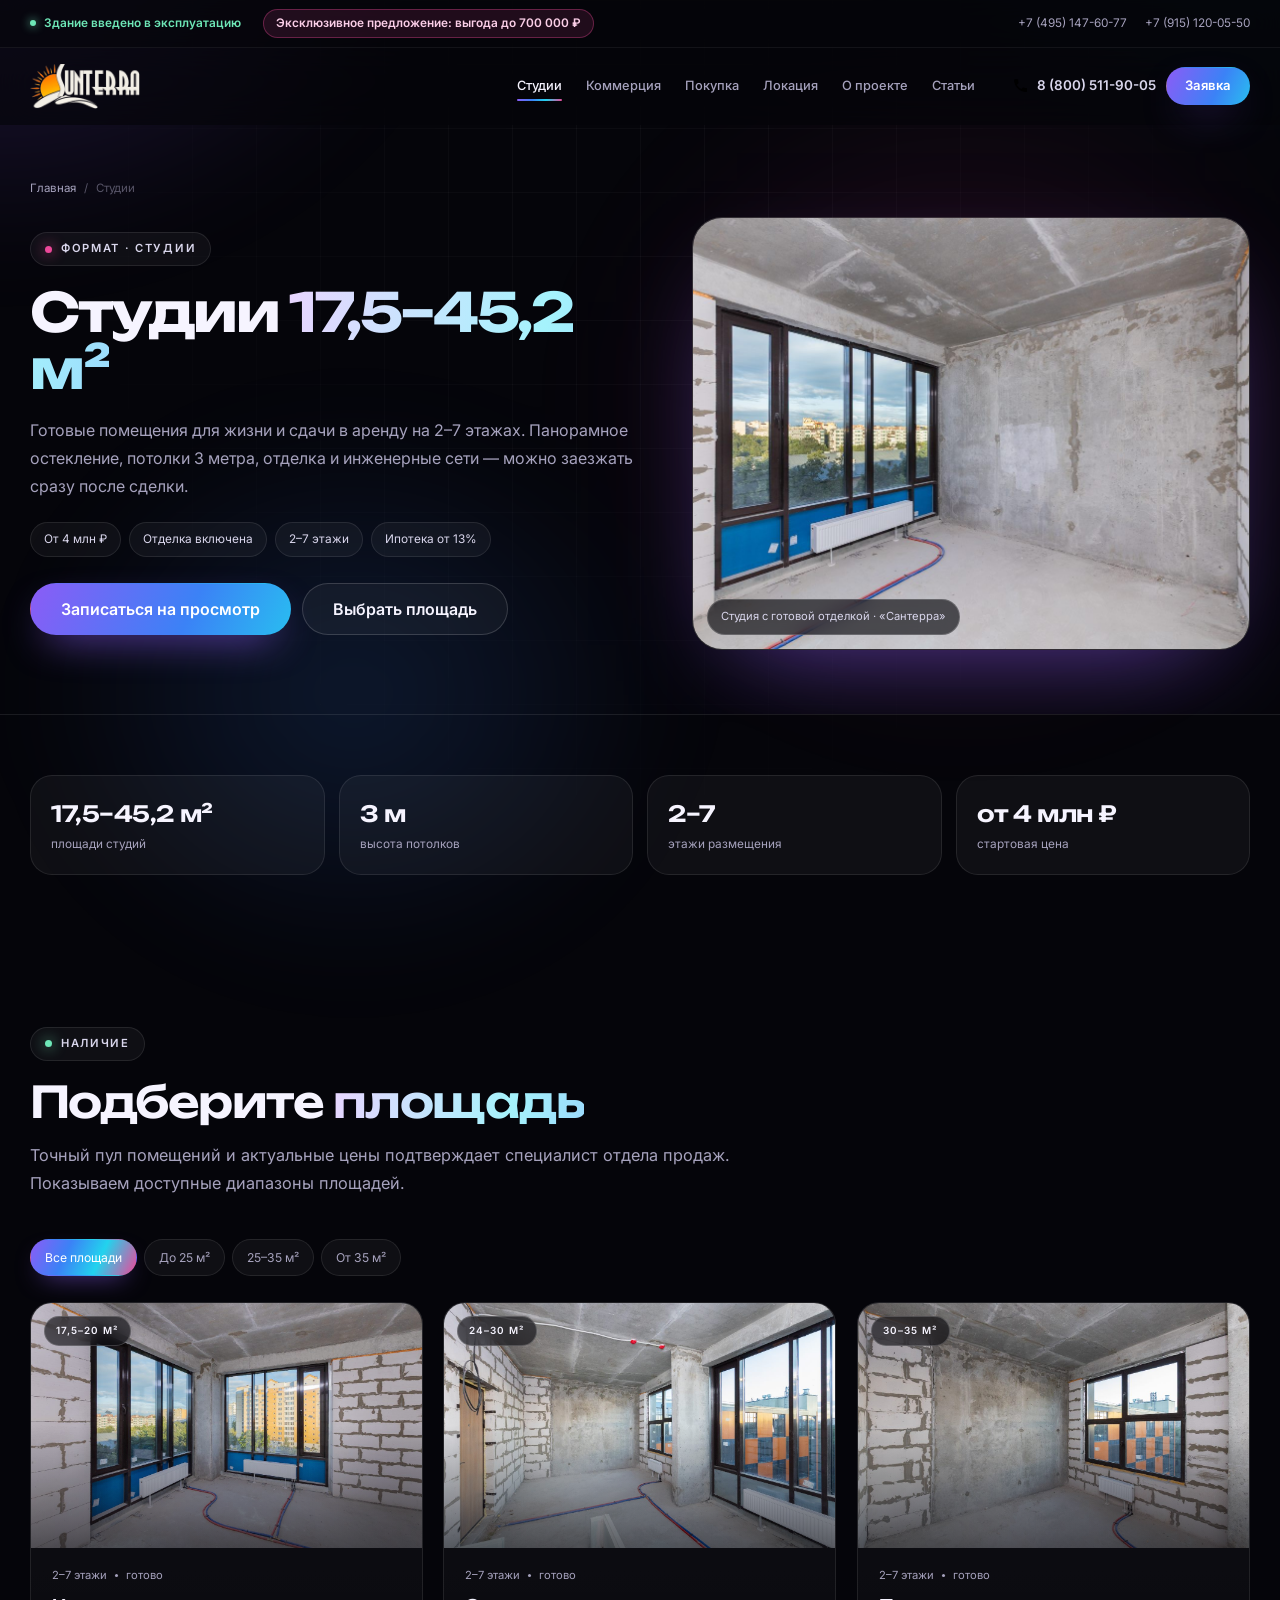
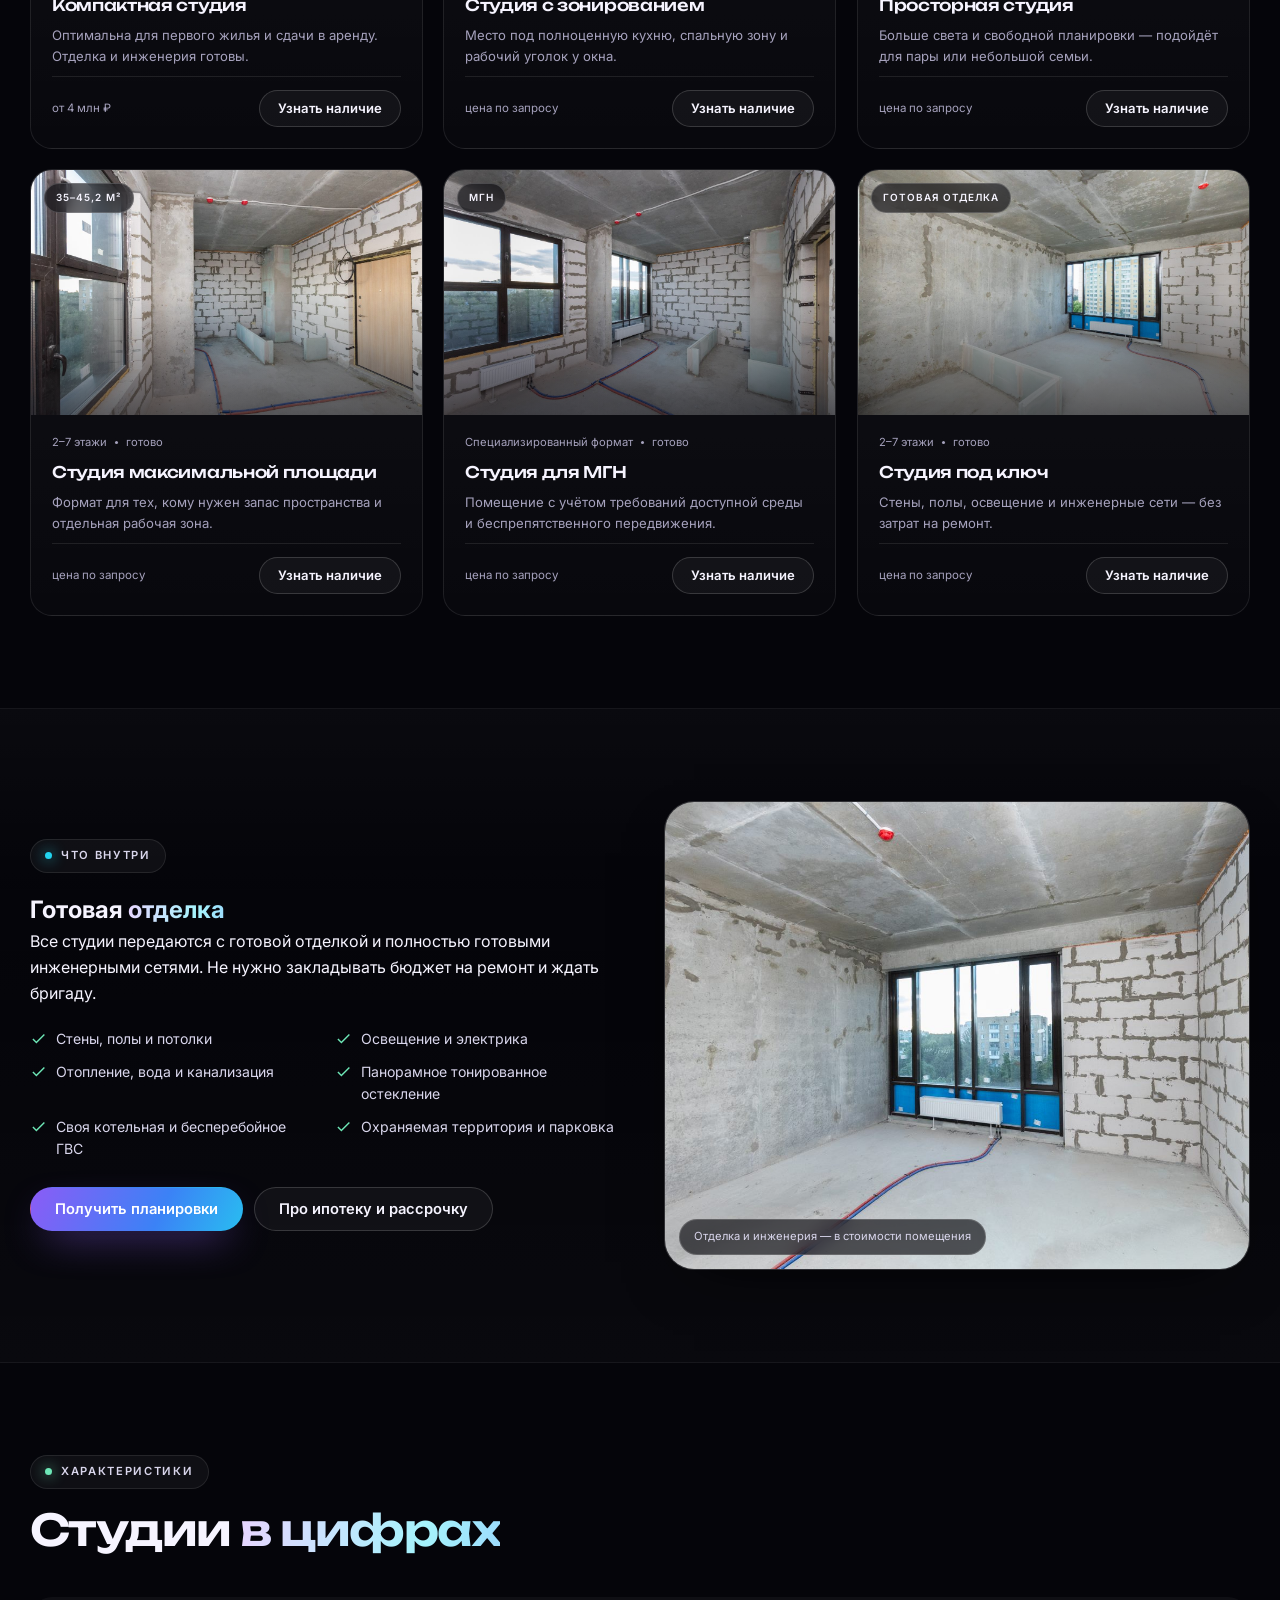
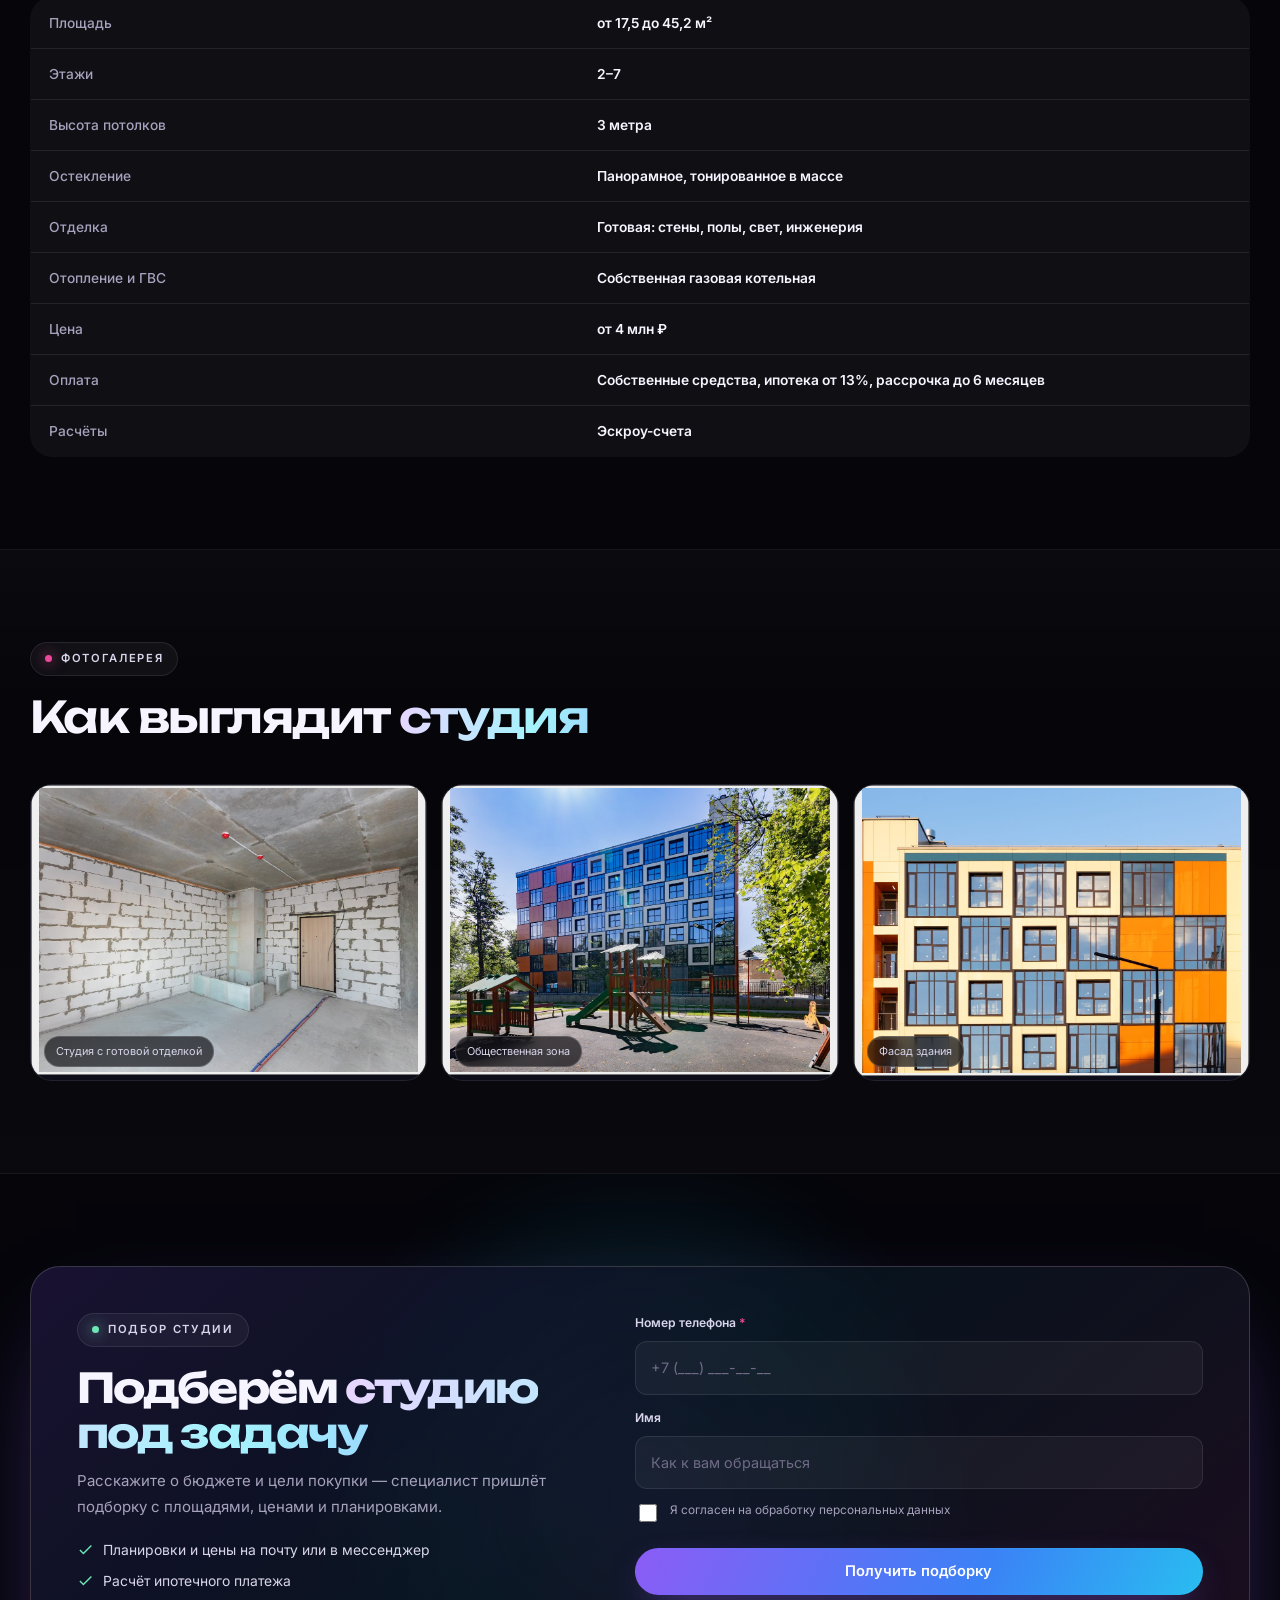
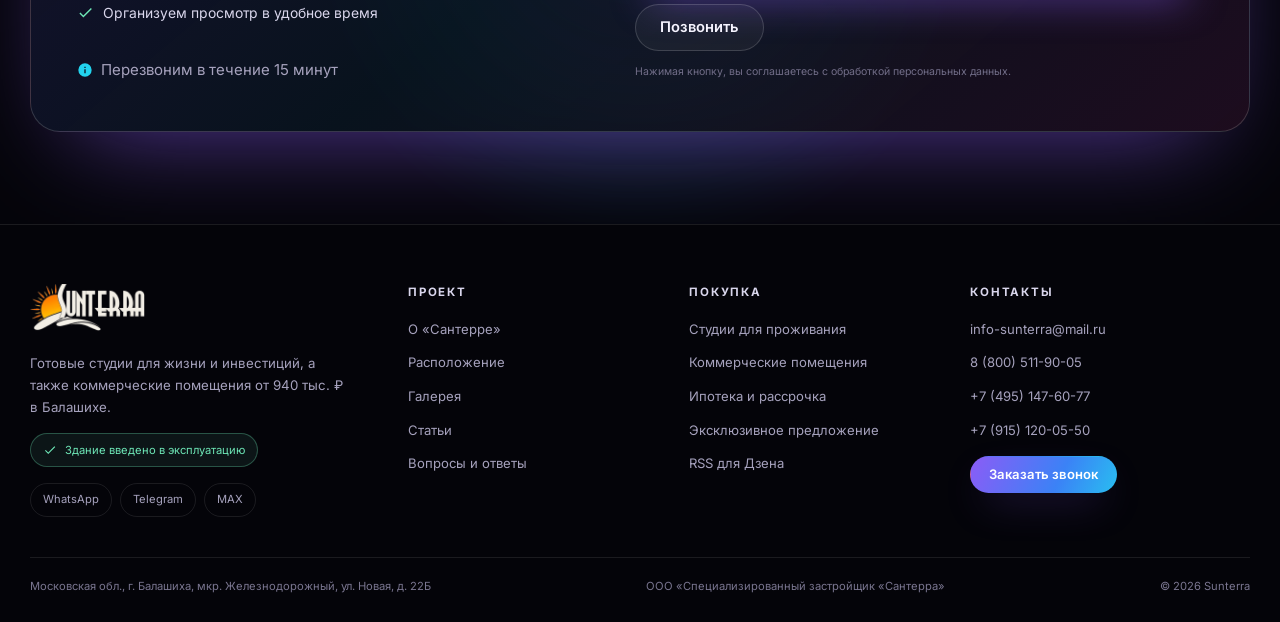
<file: studios.html>
<!DOCTYPE html>
<html lang="ru">
<head>
  <meta charset="UTF-8">
  <meta name="viewport" content="width=device-width, initial-scale=1.0, viewport-fit=cover">
  <title>Студии 17,5–45,2 м² в Балашихе — «Сантерра»</title>
  <meta name="description" content="Готовые студии в Балашихе, мкр. Железнодорожный: площади 17,5–45,2 м², потолки 3 метра, панорамное остекление, отделка и инженерия. Цены от 4 млн ₽, ипотека и рассрочка.">
  <meta name="theme-color" content="#05050a">
  <meta name="robots" content="index, follow">

  <meta property="og:type" content="website">
  <meta property="og:locale" content="ru_RU">
  <meta property="og:site_name" content="Сантерра">
  <meta property="og:title" content="Студии 17,5–45,2 м² в Балашихе — «Сантерра»">
  <meta property="og:description" content="Готовые студии с отделкой и панорамным остеклением. От 4 млн ₽, ипотека от 13% и рассрочка до 6 месяцев.">
  <meta property="og:image" content="https://apartamenty.poprostomy.ru/images/photos/studio-1.jpg">
  <meta property="og:url" content="https://apartamenty.poprostomy.ru/studios.html">
  <meta name="twitter:card" content="summary_large_image">
  <link rel="canonical" href="https://apartamenty.poprostomy.ru/studios.html">

  <link rel="icon" href="images/favicon.svg" type="image/svg+xml">
  <link rel="alternate" type="application/rss+xml" title="Сантерра — RSS" href="rss.xml">
  <link rel="alternate" type="application/rss+xml" title="Сантерра — лента для Дзена" href="dzen.xml">

  <link rel="preconnect" href="https://fonts.googleapis.com">
  <link rel="preconnect" href="https://fonts.gstatic.com" crossorigin>
  <link href="https://fonts.googleapis.com/css2?family=Inter:wght@400;500;600;700&family=Unbounded:wght@400;500;600;700&display=swap" rel="stylesheet">
  <link rel="stylesheet" href="styles.css">
  <script src="script.js" defer></script>
</head>
<body class="page-inner">

  <a class="skip-link" href="#main">Перейти к содержанию</a>
  <div class="scroll-progress" aria-hidden="true"><span id="scroll-bar"></span></div>

  <div class="topline">
    <div class="container topline__inner">
      <span class="topline__status">Здание введено в эксплуатацию</span>
      <a class="topline__promo" href="index.html#exclusive">Эксклюзивное предложение: выгода до 700 000 ₽</a>
      <div class="topline__contacts">
        <a href="tel:+74951476077">+7 (495) 147-60-77</a>
        <a href="tel:+79151200550">+7 (915) 120-05-50</a>
      </div>
    </div>
  </div>

  <header class="site-header">
    <div class="container header-inner">
      <a class="logo" href="index.html" aria-label="Сантерра — на главную">
        <img src="images/logo-light.png" alt="Сантерра" width="180" height="75" decoding="async">
      </a>
      <nav class="main-nav" aria-label="Основная навигация">
        <a href="studios.html">Студии</a>
        <a href="commercial.html">Коммерция</a>
        <a href="invest.html">Покупка</a>
        <a href="location.html">Локация</a>
        <a href="about.html">О проекте</a>
        <a href="articles.html">Статьи</a>
      </nav>
      <div class="header-actions">
        <a class="header-phone" href="tel:88005119005" aria-label="Позвонить 8 (800) 511-90-05">
          <svg viewBox="0 0 24 24" aria-hidden="true"><path d="M6.6 10.8a15.1 15.1 0 0 0 6.6 6.6l2.2-2.2c.3-.3.7-.4 1-.2 1.2.4 2.4.6 3.7.6.6 0 1 .4 1 1V20c0 .6-.4 1-1 1A17 17 0 0 1 3 4c0-.6.4-1 1-1h3.5c.6 0 1 .4 1 1 0 1.3.2 2.5.6 3.7.1.3 0 .7-.2 1l-2.3 2.1Z"/></svg>
          <span>8 (800) 511-90-05</span>
        </a>
        <button class="btn btn--primary btn--small header-cta" type="button" data-modal-open>Заявка</button>
        <button class="burger" id="menu-toggle" type="button" aria-expanded="false" aria-controls="mobile-menu" aria-label="Открыть меню"><span></span><span></span><span></span></button>
      </div>
    </div>

    <div class="mobile-menu" id="mobile-menu" aria-hidden="true">
      <nav class="mobile-menu__nav" aria-label="Мобильная навигация">
        <a href="studios.html">Студии<span>Готовые помещения для жизни и аренды</span></a>
        <a href="commercial.html">Коммерция<span>Первый и подвальный этажи</span></a>
        <a href="invest.html">Покупка<span>Ипотека, рассрочка, эскроу</span></a>
        <a href="location.html">Локация<span>Балашиха, ул. Новая, 22Б</span></a>
        <a href="about.html">О проекте<span>Архитектура и преимущества</span></a>
        <a href="articles.html">Статьи<span>Гид по недвижимости и аренде</span></a>
        <a href="rss.xml">RSS-лента<span>Обновления проекта</span></a>
      </nav>
      <div class="mobile-menu__foot">
        <a class="btn btn--primary" href="tel:88005119005">8 (800) 511-90-05</a>
        <button class="btn btn--ghost" type="button" data-modal-open>Оставить заявку</button>
      </div>
    </div>
  </header>

  <main id="main">

    <section class="page-hero">
      <div class="container">
        <nav class="breadcrumbs" aria-label="Хлебные крошки">
          <a href="index.html">Главная</a><span>/</span><span>Студии</span>
        </nav>
        <div class="page-hero__grid">
          <div>
            <span class="eyebrow eyebrow--pink">Формат · Студии</span>
            <h1>Студии <span class="grad">17,5–45,2 м²</span></h1>
            <p class="lead">Готовые помещения для жизни и сдачи в аренду на 2–7 этажах. Панорамное остекление, потолки 3 метра, отделка и инженерные сети — можно заезжать сразу после сделки.</p>
            <ul class="page-hero__chips">
              <li>От 4 млн ₽</li>
              <li>Отделка включена</li>
              <li>2–7 этажи</li>
              <li>Ипотека от 13%</li>
            </ul>
            <div class="page-hero__actions">
              <button class="btn btn--primary btn--large" type="button" data-modal-open data-format="Студия">Записаться на просмотр</button>
              <a class="btn btn--ghost btn--large" href="#units">Выбрать площадь</a>
            </div>
          </div>
          <figure class="page-hero__media">
            <img src="images/photos/studio-1.jpg" alt="Студия с готовой отделкой в «Сантерре»" width="1300" height="867" fetchpriority="high">
            <figcaption>Студия с готовой отделкой · «Сантерра»</figcaption>
          </figure>
        </div>
      </div>
    </section>

    <section class="section section--tight">
      <div class="container">
        <div class="stat-row reveal">
          <div class="stat-card"><b>17,5–45,2 м²</b><span>площади студий</span></div>
          <div class="stat-card"><b>3 м</b><span>высота потолков</span></div>
          <div class="stat-card"><b>2–7</b><span>этажи размещения</span></div>
          <div class="stat-card"><b>от 4 млн ₽</b><span>стартовая цена</span></div>
        </div>
      </div>
    </section>

    <section class="section" id="units">
      <div class="container">
        <div class="section-head reveal">
          <div class="section-head__text">
            <span class="eyebrow">Наличие</span>
            <h2>Подберите <span class="grad">площадь</span></h2>
            <p>Точный пул помещений и актуальные цены подтверждает специалист отдела продаж. Показываем доступные диапазоны площадей.</p>
          </div>
        </div>

        <div class="filters reveal" role="group" aria-label="Фильтр по площади">
          <button class="chip is-active" type="button" data-filter="all">Все площади</button>
          <button class="chip" type="button" data-filter="compact">До 25 м²</button>
          <button class="chip" type="button" data-filter="medium">25–35 м²</button>
          <button class="chip" type="button" data-filter="large">От 35 м²</button>
        </div>

        <div class="article-grid" data-filter-grid>
          <article class="article-card reveal" data-cat="compact">
            <a class="article-card__media" href="images/photos/studio-2.jpg" data-lightbox="images/photos/studio-2.jpg" data-caption="Студия компактного формата">
              <img src="images/photos/studio-2.jpg" alt="Компактная студия с отделкой" width="1300" height="867" loading="lazy" decoding="async">
              <span class="article-card__cat">17,5–20 м²</span>
            </a>
            <div class="article-card__body">
              <div class="article-card__meta"><span>2–7 этажи</span><span class="dot"></span><span>готово</span></div>
              <h3>Компактная студия</h3>
              <p>Оптимальна для первого жилья и сдачи в аренду. Отделка и инженерия готовы.</p>
              <div class="article-card__foot"><span>от 4 млн ₽</span><button class="btn btn--ghost btn--small" type="button" data-modal-open data-format="Студия">Узнать наличие</button></div>
            </div>
          </article>

          <article class="article-card reveal" data-delay="1" data-cat="medium">
            <a class="article-card__media" href="images/photos/studio-3.jpg" data-lightbox="images/photos/studio-3.jpg" data-caption="Студия средней площади">
              <img src="images/photos/studio-3.jpg" alt="Студия средней площади с панорамным остеклением" width="1300" height="867" loading="lazy" decoding="async">
              <span class="article-card__cat">24–30 м²</span>
            </a>
            <div class="article-card__body">
              <div class="article-card__meta"><span>2–7 этажи</span><span class="dot"></span><span>готово</span></div>
              <h3>Студия с зонированием</h3>
              <p>Место под полноценную кухню, спальную зону и рабочий уголок у окна.</p>
              <div class="article-card__foot"><span>цена по запросу</span><button class="btn btn--ghost btn--small" type="button" data-modal-open data-format="Студия">Узнать наличие</button></div>
            </div>
          </article>

          <article class="article-card reveal" data-delay="2" data-cat="medium">
            <a class="article-card__media" href="images/photos/studio-4.jpg" data-lightbox="images/photos/studio-4.jpg" data-caption="Студия с панорамными окнами">
              <img src="images/photos/studio-4.jpg" alt="Студия с панорамными окнами" width="1300" height="867" loading="lazy" decoding="async">
              <span class="article-card__cat">30–35 м²</span>
            </a>
            <div class="article-card__body">
              <div class="article-card__meta"><span>2–7 этажи</span><span class="dot"></span><span>готово</span></div>
              <h3>Просторная студия</h3>
              <p>Больше света и свободной планировки — подойдёт для пары или небольшой семьи.</p>
              <div class="article-card__foot"><span>цена по запросу</span><button class="btn btn--ghost btn--small" type="button" data-modal-open data-format="Студия">Узнать наличие</button></div>
            </div>
          </article>

          <article class="article-card reveal" data-cat="large">
            <a class="article-card__media" href="images/photos/studio-5.jpg" data-lightbox="images/photos/studio-5.jpg" data-caption="Студия большой площади">
              <img src="images/photos/studio-5.jpg" alt="Студия большой площади" width="1300" height="867" loading="lazy" decoding="async">
              <span class="article-card__cat">35–45,2 м²</span>
            </a>
            <div class="article-card__body">
              <div class="article-card__meta"><span>2–7 этажи</span><span class="dot"></span><span>готово</span></div>
              <h3>Студия максимальной площади</h3>
              <p>Формат для тех, кому нужен запас пространства и отдельная рабочая зона.</p>
              <div class="article-card__foot"><span>цена по запросу</span><button class="btn btn--ghost btn--small" type="button" data-modal-open data-format="Студия">Узнать наличие</button></div>
            </div>
          </article>

          <article class="article-card reveal" data-delay="1" data-cat="compact">
            <a class="article-card__media" href="images/photos/studio-6.jpg" data-lightbox="images/photos/studio-6.jpg" data-caption="Студия для маломобильных групп населения">
              <img src="images/photos/studio-6.jpg" alt="Студия для маломобильных групп населения" width="1300" height="867" loading="lazy" decoding="async">
              <span class="article-card__cat">МГН</span>
            </a>
            <div class="article-card__body">
              <div class="article-card__meta"><span>Специализированный формат</span><span class="dot"></span><span>готово</span></div>
              <h3>Студия для МГН</h3>
              <p>Помещение с учётом требований доступной среды и беспрепятственного передвижения.</p>
              <div class="article-card__foot"><span>цена по запросу</span><button class="btn btn--ghost btn--small" type="button" data-modal-open data-format="Студия">Узнать наличие</button></div>
            </div>
          </article>

          <article class="article-card reveal" data-delay="2" data-cat="large">
            <a class="article-card__media" href="images/photos/studio-7.jpg" data-lightbox="images/photos/studio-7.jpg" data-caption="Студия с готовой отделкой">
              <img src="images/photos/studio-7.jpg" alt="Студия с готовой отделкой" width="1300" height="867" loading="lazy" decoding="async">
              <span class="article-card__cat">Готовая отделка</span>
            </a>
            <div class="article-card__body">
              <div class="article-card__meta"><span>2–7 этажи</span><span class="dot"></span><span>готово</span></div>
              <h3>Студия под ключ</h3>
              <p>Стены, полы, освещение и инженерные сети — без затрат на ремонт.</p>
              <div class="article-card__foot"><span>цена по запросу</span><button class="btn btn--ghost btn--small" type="button" data-modal-open data-format="Студия">Узнать наличие</button></div>
            </div>
          </article>
        </div>
        <p class="copy-note" data-empty hidden>В этой категории пока нет помещений — уточните наличие у специалиста.</p>
      </div>
    </section>

    <section class="section section--soft">
      <div class="container split">
        <div class="reveal">
          <span class="eyebrow eyebrow--cyan">Что внутри</span>
          <h2>Готовая <span class="grad">отделка</span></h2>
          <p>Все студии передаются с готовой отделкой и полностью готовыми инженерными сетями. Не нужно закладывать бюджет на ремонт и ждать бригаду.</p>
          <ul class="check-list">
            <li><svg viewBox="0 0 24 24" aria-hidden="true"><path d="M9 16.2 4.8 12l-1.4 1.4L9 19 21 7l-1.4-1.4L9 16.2Z"/></svg>Стены, полы и потолки</li>
            <li><svg viewBox="0 0 24 24" aria-hidden="true"><path d="M9 16.2 4.8 12l-1.4 1.4L9 19 21 7l-1.4-1.4L9 16.2Z"/></svg>Освещение и электрика</li>
            <li><svg viewBox="0 0 24 24" aria-hidden="true"><path d="M9 16.2 4.8 12l-1.4 1.4L9 19 21 7l-1.4-1.4L9 16.2Z"/></svg>Отопление, вода и канализация</li>
            <li><svg viewBox="0 0 24 24" aria-hidden="true"><path d="M9 16.2 4.8 12l-1.4 1.4L9 19 21 7l-1.4-1.4L9 16.2Z"/></svg>Панорамное тонированное остекление</li>
            <li><svg viewBox="0 0 24 24" aria-hidden="true"><path d="M9 16.2 4.8 12l-1.4 1.4L9 19 21 7l-1.4-1.4L9 16.2Z"/></svg>Своя котельная и бесперебойное ГВС</li>
            <li><svg viewBox="0 0 24 24" aria-hidden="true"><path d="M9 16.2 4.8 12l-1.4 1.4L9 19 21 7l-1.4-1.4L9 16.2Z"/></svg>Охраняемая территория и парковка</li>
          </ul>
          <div class="page-hero__actions">
            <button class="btn btn--primary" type="button" data-modal-open data-format="Студия">Получить планировки</button>
            <a class="btn btn--ghost" href="invest.html">Про ипотеку и рассрочку</a>
          </div>
        </div>
        <figure class="about__media reveal" data-delay="1">
          <img src="images/photos/studio-8.jpg" alt="Готовая отделка студии в «Сантерре»" width="1300" height="867" loading="lazy" decoding="async">
          <figcaption>Отделка и инженерия — в стоимости помещения</figcaption>
        </figure>
      </div>
    </section>

    <section class="section">
      <div class="container">
        <div class="section-head reveal">
          <div class="section-head__text">
            <span class="eyebrow">Характеристики</span>
            <h2>Студии <span class="grad">в цифрах</span></h2>
          </div>
        </div>
        <table class="info-table reveal">
          <tbody>
            <tr><th>Площадь</th><td>от 17,5 до 45,2 м²</td></tr>
            <tr><th>Этажи</th><td>2–7</td></tr>
            <tr><th>Высота потолков</th><td>3 метра</td></tr>
            <tr><th>Остекление</th><td>Панорамное, тонированное в массе</td></tr>
            <tr><th>Отделка</th><td>Готовая: стены, полы, свет, инженерия</td></tr>
            <tr><th>Отопление и ГВС</th><td>Собственная газовая котельная</td></tr>
            <tr><th>Цена</th><td>от 4 млн ₽</td></tr>
            <tr><th>Оплата</th><td>Собственные средства, ипотека от 13%, рассрочка до 6 месяцев</td></tr>
            <tr><th>Расчёты</th><td>Эскроу-счета</td></tr>
          </tbody>
        </table>
      </div>
    </section>

    <section class="section section--soft">
      <div class="container">
        <div class="section-head reveal">
          <div class="section-head__text">
            <span class="eyebrow eyebrow--pink">Фотогалерея</span>
            <h2>Как выглядит <span class="grad">студия</span></h2>
          </div>
        </div>
        <div class="photo-strip reveal">
          <figure><button type="button" data-lightbox="images/photos/studio-9.jpg" data-caption="Студия с готовой отделкой"><img src="images/photos/studio-9.jpg" alt="Студия с готовой отделкой" width="1300" height="867" loading="lazy" decoding="async"></button><figcaption>Студия с готовой отделкой</figcaption></figure>
          <figure><button type="button" data-lightbox="images/photos/lobby-2.jpg" data-caption="Общественная зона"><img src="images/photos/lobby-2.jpg" alt="Общественная зона здания" width="1300" height="867" loading="lazy" decoding="async"></button><figcaption>Общественная зона</figcaption></figure>
          <figure><button type="button" data-lightbox="images/photos/facade-5.jpg" data-caption="Фасад здания «Сантерра»"><img src="images/photos/facade-5.jpg" alt="Фасад здания «Сантерра»" width="1300" height="867" loading="lazy" decoding="async"></button><figcaption>Фасад здания</figcaption></figure>
        </div>
      </div>
    </section>

    <section class="section cta">
      <div class="cta__glow" aria-hidden="true"></div>
      <div class="container">
        <div class="cta__panel reveal">
          <div class="cta__copy">
            <span class="eyebrow">Подбор студии</span>
            <h2>Подберём <span class="grad">студию под задачу</span></h2>
            <p>Расскажите о бюджете и цели покупки — специалист пришлёт подборку с площадями, ценами и планировками.</p>
            <ul class="cta__list">
              <li><svg viewBox="0 0 24 24" aria-hidden="true"><path d="M9 16.2 4.8 12l-1.4 1.4L9 19 21 7l-1.4-1.4L9 16.2Z"/></svg>Планировки и цены на почту или в мессенджер</li>
              <li><svg viewBox="0 0 24 24" aria-hidden="true"><path d="M9 16.2 4.8 12l-1.4 1.4L9 19 21 7l-1.4-1.4L9 16.2Z"/></svg>Расчёт ипотечного платежа</li>
              <li><svg viewBox="0 0 24 24" aria-hidden="true"><path d="M9 16.2 4.8 12l-1.4 1.4L9 19 21 7l-1.4-1.4L9 16.2Z"/></svg>Организуем просмотр в удобное время</li>
            </ul>
            <p class="note"><svg viewBox="0 0 24 24" aria-hidden="true"><path d="M12 2a10 10 0 1 0 0 20 10 10 0 0 0 0-20Zm1 15h-2v-6h2v6Zm0-8h-2V7h2v2Z"/></svg>Перезвоним в течение 15 минут</p>
          </div>
          <form class="form" id="lead-form" action="send.php" method="post" novalidate>
            <div class="hp" aria-hidden="true"><label for="lead-company">Не заполняйте это поле</label><input type="text" id="lead-company" name="company" tabindex="-1" autocomplete="off"></div>
            <input type="hidden" name="source" value="Студии — заявка">
            <input type="hidden" name="format" value="Студия">
            <div class="field"><label for="lead-phone">Номер телефона <span class="req">*</span></label><input type="tel" id="lead-phone" name="phone" inputmode="tel" autocomplete="tel" placeholder="+7 (___) ___-__-__" data-phone aria-describedby="lead-phone-error" required><p class="field-error" id="lead-phone-error" aria-live="polite"></p></div>
            <div class="field"><label for="lead-name">Имя</label><input type="text" id="lead-name" name="name" autocomplete="name" placeholder="Как к вам обращаться"><p class="field-error" id="lead-name-error" aria-live="polite"></p></div>
            <div class="check"><input type="checkbox" id="lead-consent" name="consent" value="yes" data-consent aria-describedby="lead-consent-error"><label for="lead-consent">Я согласен на обработку персональных данных</label></div>
            <p class="field-error" id="lead-consent-error" aria-live="polite"></p>
            <div class="actions"><button class="btn btn--primary btn--block" type="submit">Получить подборку</button><a class="btn btn--ghost" href="tel:88005119005">Позвонить</a></div>
            <p class="form-status" role="status" aria-live="polite"></p>
            <p class="form-note">Нажимая кнопку, вы соглашаетесь с обработкой персональных данных.</p>
          </form>
        </div>
      </div>
    </section>

  </main>

  <footer class="site-footer">
    <div class="container footer-grid">
      <div class="footer-brand">
        <a class="logo" href="index.html" aria-label="Сантерра — на главную"><img src="images/logo-light.png" alt="Сантерра" width="180" height="75" loading="lazy" decoding="async"></a>
        <p>Готовые студии для жизни и инвестиций, а также коммерческие помещения от 940 тыс. ₽ в Балашихе.</p>
        <p class="footer-status"><svg viewBox="0 0 24 24" aria-hidden="true"><path d="M9 16.2 4.8 12l-1.4 1.4L9 19 21 7l-1.4-1.4L9 16.2Z"/></svg>Здание введено в эксплуатацию</p>
        <div class="socials">
          <a href="https://api.whatsapp.com/send?phone=79151200550" target="_blank" rel="noopener">WhatsApp</a>
          <a href="https://t.me/+79151200550" target="_blank" rel="noopener">Telegram</a>
          <a href="https://max.ru/u/f9LHodD0cOJLvzLzxvuKpFIgym3FapHnvrk9cvRB6W5Wqkvv6KdQNrgieGY" target="_blank" rel="noopener">MAX</a>
        </div>
      </div>
      <nav class="footer-col" aria-label="Разделы проекта"><h3>Проект</h3><ul><li><a href="about.html">О «Сантерре»</a></li><li><a href="location.html">Расположение</a></li><li><a href="about.html#gallery">Галерея</a></li><li><a href="articles.html">Статьи</a></li><li><a href="index.html#faq">Вопросы и ответы</a></li></ul></nav>
      <nav class="footer-col" aria-label="Покупка и форматы"><h3>Покупка</h3><ul><li><a href="studios.html">Студии для проживания</a></li><li><a href="commercial.html">Коммерческие помещения</a></li><li><a href="invest.html">Ипотека и рассрочка</a></li><li><a href="index.html#exclusive">Эксклюзивное предложение</a></li><li><a href="dzen.xml" target="_blank" rel="noopener">RSS для Дзена</a></li></ul></nav>
      <div class="footer-col footer-contacts"><h3>Контакты</h3><ul><li><a href="mailto:info-sunterra@mail.ru">info-sunterra@mail.ru</a></li><li><a href="tel:88005119005">8 (800) 511-90-05</a></li><li><a href="tel:+74951476077">+7 (495) 147-60-77</a></li><li><a href="tel:+79151200550">+7 (915) 120-05-50</a></li></ul><button class="btn btn--primary btn--small" type="button" data-modal-open>Заказать звонок</button></div>
    </div>
    <div class="container footer-bottom">
      <p>Московская обл., г. Балашиха, мкр. Железнодорожный, ул. Новая, д. 22Б</p>
      <p>ООО «Специализированный застройщик «Сантерра»</p>
      <p>© <span data-year>2026</span> Sunterra</p>
    </div>
  </footer>

  <div class="mobile-bar" aria-label="Быстрые действия">
    <a class="btn btn--ghost" href="tel:88005119005">Позвонить</a>
    <button class="btn btn--primary" type="button" data-modal-open>Оставить заявку</button>
  </div>

  <button class="to-top" id="to-top" type="button" aria-label="Наверх"><svg viewBox="0 0 24 24" aria-hidden="true"><path d="M12 4 4 12h6v8h4v-8h6L12 4Z"/></svg></button>

  <div class="modal" id="callback-modal" hidden>
    <div class="modal__backdrop" data-modal-close></div>
    <div class="modal__dialog" role="dialog" aria-modal="true" aria-labelledby="modal-title">
      <button class="modal__close" type="button" data-modal-close aria-label="Закрыть">✕</button>
      <h2 id="modal-title">Заказать звонок</h2>
      <p class="modal__lead">Оставьте номер телефона — специалист свяжется с вами и ответит на вопросы.</p>
      <form class="form" id="callback-form" action="send.php" method="post" novalidate>
        <div class="hp" aria-hidden="true"><label for="cb-company">Не заполняйте это поле</label><input type="text" id="cb-company" name="company" tabindex="-1" autocomplete="off"></div>
        <input type="hidden" name="source" value="Модальное окно">
        <div class="field"><label for="cb-format">Формат помещения</label><select id="cb-format" name="format"><option value="Нужна консультация">Нужна консультация</option><option value="Студия">Студия</option><option value="Коммерческое помещение">Коммерческое помещение</option><option value="Эксклюзивное предложение">Эксклюзивное предложение</option></select></div>
        <div class="field"><label for="cb-name">Имя</label><input type="text" id="cb-name" name="name" autocomplete="name" placeholder="Как к вам обращаться"><p class="field-error" id="cb-name-error" aria-live="polite"></p></div>
        <div class="field"><label for="cb-phone">Номер телефона <span class="req">*</span></label><input type="tel" id="cb-phone" name="phone" inputmode="tel" autocomplete="tel" placeholder="+7 (___) ___-__-__" data-phone aria-describedby="cb-phone-error" required><p class="field-error" id="cb-phone-error" aria-live="polite"></p></div>
        <div class="check"><input type="checkbox" id="cb-consent" name="consent" value="yes" data-consent aria-describedby="cb-consent-error"><label for="cb-consent">Я согласен на обработку персональных данных</label></div>
        <p class="field-error" id="cb-consent-error" aria-live="polite"></p>
        <div class="actions"><button class="btn btn--primary btn--block" type="submit">Жду звонка</button></div>
        <p class="form-status" role="status" aria-live="polite"></p>
      </form>
    </div>
  </div>

  <div class="lightbox" id="lightbox" hidden>
    <button class="lightbox__close" type="button" data-lightbox-close aria-label="Закрыть">✕</button>
    <button class="lightbox__nav lightbox__nav--prev" type="button" data-lightbox-prev aria-label="Предыдущее фото">‹</button>
    <figure class="lightbox__figure"><img id="lightbox-img" alt=""><figcaption id="lightbox-caption"></figcaption></figure>
    <button class="lightbox__nav lightbox__nav--next" type="button" data-lightbox-next aria-label="Следующее фото">›</button>
  </div>

</body>
</html>
</file>
<file: styles.css>
:root {
  --bg: #05050a;
  --bg-soft: #080812;
  --bg-elev: #0d0d1a;
  --bg-elev-2: #121222;

  --surface: rgba(255, 255, 255, 0.045);
  --surface-2: rgba(255, 255, 255, 0.075);

  --line: rgba(255, 255, 255, 0.09);
  --line-strong: rgba(255, 255, 255, 0.16);

  --text: #f6f4ff;
  --text-2: #d9d6ec;
  --muted: #a6a2bd;

  --purple: #8b5cf6;
  --violet: #a78bfa;
  --cyan: #22d3ee;
  --blue: #3b82f6;
  --pink: #ec4899;
  --mint: #6ee7b7;

  --grad: linear-gradient(115deg, #8b5cf6 0%, #3b82f6 34%, #22d3ee 64%, #ec4899 100%);
  --grad-text: linear-gradient(100deg, #e9d5ff 0%, #a5f3fc 32%, #93c5fd 58%, #f9a8d4 82%, #a7f3d0 100%);
  --grad-soft: linear-gradient(115deg, rgba(139, 92, 246, 0.22), rgba(59, 130, 246, 0.14) 40%, rgba(34, 211, 238, 0.16) 68%, rgba(236, 72, 153, 0.16));

  --font-display: "Unbounded", "Inter", system-ui, sans-serif;
  --font-body: "Inter", system-ui, -apple-system, "Segoe UI", sans-serif;

  --radius-xl: 30px;
  --radius-lg: 22px;
  --radius-md: 15px;
  --radius-sm: 10px;

  --shadow-lg: 0 40px 100px -45px rgba(139, 92, 246, 0.65);
  --shadow-md: 0 22px 60px -30px rgba(0, 0, 0, 0.95);
  --glow-purple: 0 0 40px -6px rgba(139, 92, 246, 0.55);
  --glow-cyan: 0 0 40px -8px rgba(34, 211, 238, 0.45);

  --ease: cubic-bezier(0.22, 1, 0.36, 1);
  --container: 1220px;
  --header-h: 76px;
}

*,
*::before,
*::after { box-sizing: border-box; }

html {
  scroll-behavior: smooth;
  scroll-padding-top: calc(var(--header-h) + 26px);
  -webkit-text-size-adjust: 100%;
  overflow-x: clip;
}

body {
  margin: 0;
  min-height: 100vh;
  background: var(--bg);
  color: var(--text);
  font-family: var(--font-body);
  font-size: 16px;
  line-height: 1.6;
  -webkit-font-smoothing: antialiased;
  text-rendering: optimizeLegibility;
  overflow-x: hidden;
}

body::before {
  content: "";
  position: fixed;
  inset: -40% -20% auto;
  z-index: -2;
  height: 150%;
  background:
    radial-gradient(38% 44% at 14% 16%, rgba(139, 92, 246, 0.28), transparent 68%),
    radial-gradient(34% 40% at 84% 8%, rgba(34, 211, 238, 0.18), transparent 70%),
    radial-gradient(30% 36% at 68% 56%, rgba(236, 72, 153, 0.14), transparent 72%),
    radial-gradient(26% 30% at 34% 78%, rgba(59, 130, 246, 0.16), transparent 70%);
  filter: blur(46px);
  pointer-events: none;
  animation: auroraShift 22s ease-in-out infinite alternate;
}

body::after {
  content: "";
  position: fixed;
  inset: 0;
  z-index: -1;
  background-image:
    linear-gradient(rgba(255, 255, 255, 0.032) 1px, transparent 1px),
    linear-gradient(90deg, rgba(255, 255, 255, 0.032) 1px, transparent 1px);
  background-size: 64px 64px;
  mask-image: radial-gradient(ellipse at 50% 20%, #000 12%, transparent 72%);
  -webkit-mask-image: radial-gradient(ellipse at 50% 20%, #000 12%, transparent 72%);
  pointer-events: none;
}

body.is-locked { overflow: hidden; }
body.is-loading { overflow: hidden; }

img,
svg { display: block; max-width: 100%; }

img { height: auto; }

[hidden] { display: none !important; }

a {
  color: inherit;
  text-decoration: none;
}

button,
input,
select,
textarea {
  font: inherit;
  color: inherit;
}

button { cursor: pointer; }

ul, ol { margin: 0; padding: 0; }

h1, h2, h3, h4, p { margin: 0; }

::selection {
  background: rgba(139, 92, 246, 0.5);
  color: #fff;
}

:focus-visible {
  outline: 2px solid var(--cyan);
  outline-offset: 3px;
  border-radius: 6px;
}

::-webkit-scrollbar { width: 10px; height: 10px; }
::-webkit-scrollbar-track { background: #07070d; }
::-webkit-scrollbar-thumb {
  border: 2px solid #07070d;
  border-radius: 10px;
  background: #2b2b46;
}
::-webkit-scrollbar-thumb:hover { background: #3d3d63; }

.skip-link {
  position: fixed;
  top: 12px;
  left: 12px;
  z-index: 300;
  padding: 10px 18px;
  border-radius: 999px;
  background: var(--text);
  color: var(--bg);
  font-weight: 700;
  transform: translateY(-160%);
  transition: transform 0.25s var(--ease);
}

.skip-link:focus { transform: translateY(0); }

.sr-only {
  position: absolute;
  width: 1px;
  height: 1px;
  padding: 0;
  margin: -1px;
  overflow: hidden;
  clip: rect(0 0 0 0);
  white-space: nowrap;
  border: 0;
}

.container {
  width: min(100% - 40px, var(--container));
  margin-inline: auto;
}

.section {
  position: relative;
  padding: 92px 0;
}

.section--tight { padding: 60px 0; }

.section--soft {
  background:
    linear-gradient(180deg, rgba(255, 255, 255, 0.022), transparent 30%, rgba(255, 255, 255, 0.018));
  border-block: 1px solid rgba(255, 255, 255, 0.05);
}

.section-head {
  display: flex;
  align-items: flex-end;
  justify-content: space-between;
  gap: 28px;
  margin-bottom: 42px;
}

.section-head__text { max-width: 720px; }

.section-head h2 {
  font-family: var(--font-display);
  font-size: clamp(1.85rem, 3.4vw, 2.9rem);
  line-height: 1.1;
  letter-spacing: -0.035em;
  font-weight: 600;
}

.section-head p {
  margin-top: 14px;
  color: var(--muted);
  font-size: 1.02rem;
  line-height: 1.72;
}

.eyebrow {
  display: inline-flex;
  align-items: center;
  gap: 9px;
  margin-bottom: 18px;
  padding: 7px 14px;
  border: 1px solid var(--line);
  border-radius: 999px;
  background: var(--surface);
  color: var(--text-2);
  font-size: 0.7rem;
  font-weight: 600;
  letter-spacing: 0.15em;
  text-transform: uppercase;
}

.eyebrow::before {
  content: "";
  width: 7px;
  height: 7px;
  border-radius: 50%;
  background: var(--mint);
  box-shadow: 0 0 14px var(--mint);
}

.eyebrow--pink::before { background: var(--pink); box-shadow: 0 0 14px var(--pink); }
.eyebrow--cyan::before { background: var(--cyan); box-shadow: 0 0 14px var(--cyan); }

.grad {
  background: var(--grad-text);
  background-size: 220% 220%;
  -webkit-background-clip: text;
  background-clip: text;
  color: transparent;
  animation: gradientShift 11s ease infinite;
}

.lead {
  color: var(--muted);
  font-size: 1.08rem;
  line-height: 1.75;
}

.btn {
  position: relative;
  display: inline-flex;
  align-items: center;
  justify-content: center;
  gap: 10px;
  padding: 14px 24px;
  overflow: hidden;
  border: 1px solid transparent;
  border-radius: 999px;
  font-size: 0.92rem;
  font-weight: 600;
  line-height: 1;
  white-space: nowrap;
  transition: transform 0.35s var(--ease), box-shadow 0.35s ease, border-color 0.3s ease, background 0.3s ease, color 0.3s ease;
}

.btn svg { width: 18px; height: 18px; flex: none; }

.btn::after {
  content: "";
  position: absolute;
  inset: 0;
  background: linear-gradient(110deg, transparent 20%, rgba(255, 255, 255, 0.35) 48%, transparent 76%);
  transform: translateX(-120%);
  transition: transform 0.7s var(--ease);
  pointer-events: none;
}

.btn:hover::after { transform: translateX(120%); }

.btn--primary {
  background: var(--grad);
  background-size: 180% 180%;
  color: #fff;
  box-shadow: 0 16px 40px -16px rgba(139, 92, 246, 0.9);
  animation: gradientShift 9s ease infinite;
}

.btn--primary:hover {
  transform: translateY(-2px);
  box-shadow: 0 22px 54px -16px rgba(139, 92, 246, 0.95), 0 0 34px rgba(34, 211, 238, 0.28);
}

.btn--ghost {
  border-color: var(--line-strong);
  background: var(--surface);
  color: var(--text);
}

.btn--ghost:hover {
  border-color: rgba(139, 92, 246, 0.7);
  background: rgba(139, 92, 246, 0.13);
  box-shadow: 0 0 32px rgba(139, 92, 246, 0.26);
  transform: translateY(-2px);
}

.btn--small { padding: 11px 18px; font-size: 0.82rem; }
.btn--large { padding: 17px 30px; font-size: 1rem; }
.btn--block { width: 100%; }

.text-link {
  display: inline-flex;
  align-items: center;
  gap: 8px;
  color: var(--text);
  font-size: 0.88rem;
  font-weight: 600;
  transition: color 0.3s ease, gap 0.3s var(--ease);
}

.text-link svg { width: 16px; height: 16px; transition: transform 0.3s var(--ease); }
.text-link:hover { color: var(--cyan); }
.text-link:hover svg { transform: translateX(4px); }

.topline {
  position: relative;
  z-index: 90;
  border-bottom: 1px solid rgba(255, 255, 255, 0.06);
  background: rgba(5, 5, 10, 0.86);
  backdrop-filter: blur(14px);
  -webkit-backdrop-filter: blur(14px);
}

.topline__inner {
  display: flex;
  flex-wrap: wrap;
  align-items: center;
  gap: 10px 22px;
  padding: 9px 0;
  color: var(--muted);
  font-size: 0.74rem;
}

.topline__status {
  display: inline-flex;
  align-items: center;
  gap: 8px;
  color: var(--mint);
  font-weight: 600;
}

.topline__status::before {
  content: "";
  width: 6px;
  height: 6px;
  border-radius: 50%;
  background: var(--mint);
  box-shadow: 0 0 10px var(--mint);
  animation: blink 2.4s ease-in-out infinite;
}

.topline__promo {
  display: inline-flex;
  align-items: center;
  gap: 8px;
  padding: 4px 12px;
  border: 1px solid rgba(236, 72, 153, 0.35);
  border-radius: 999px;
  background: rgba(236, 72, 153, 0.12);
  color: #fbcfe8;
  font-weight: 600;
  transition: background 0.3s ease, box-shadow 0.3s ease;
}

.topline__promo:hover {
  background: rgba(236, 72, 153, 0.2);
  box-shadow: 0 0 24px rgba(236, 72, 153, 0.3);
}

.topline__contacts {
  display: flex;
  align-items: center;
  gap: 18px;
  margin-left: auto;
}

.topline__contacts a { transition: color 0.3s ease; }
.topline__contacts a:hover { color: var(--text); }

.site-header {
  position: sticky;
  top: 0;
  z-index: 80;
  border-bottom: 1px solid transparent;
  background: rgba(5, 5, 10, 0.66);
  backdrop-filter: blur(20px);
  -webkit-backdrop-filter: blur(20px);
  transition: background 0.3s ease, border-color 0.3s ease;
}

.site-header.is-scrolled {
  border-bottom-color: var(--line);
  background: rgba(5, 5, 10, 0.92);
}

.header-inner {
  display: flex;
  align-items: center;
  gap: 18px;
  min-height: var(--header-h);
}

.logo {
  display: inline-flex;
  align-items: center;
  flex-shrink: 0;
}

.logo img {
  width: auto;
  height: 46px;
  object-fit: contain;
}

.main-nav {
  display: flex;
  align-items: center;
  gap: 2px;
  margin-left: auto;
}

.main-nav a {
  position: relative;
  padding: 9px 11px;
  border-radius: 999px;
  color: var(--muted);
  font-size: 0.8rem;
  font-weight: 500;
  transition: color 0.3s ease, background 0.3s ease;
}

.main-nav a::after {
  content: "";
  position: absolute;
  left: 11px;
  right: 11px;
  bottom: 4px;
  height: 2px;
  border-radius: 2px;
  background: var(--grad);
  transform: scaleX(0);
  transform-origin: left;
  transition: transform 0.3s var(--ease);
}

.main-nav a:hover,
.main-nav a.is-active { color: var(--text); }

.main-nav a:hover::after,
.main-nav a.is-active::after { transform: scaleX(1); }

.header-actions {
  display: flex;
  align-items: center;
  gap: 10px;
  margin-left: 8px;
}

.header-phone {
  display: inline-flex;
  align-items: center;
  gap: 8px;
  color: var(--text-2);
  font-size: 0.84rem;
  font-weight: 600;
  white-space: nowrap;
  transition: color 0.3s ease;
}

.header-phone svg { width: 17px; height: 17px; color: var(--cyan); }
.header-phone:hover { color: var(--text); }

.burger {
  display: none;
  position: relative;
  width: 44px;
  height: 44px;
  border: 1px solid var(--line);
  border-radius: 50%;
  background: var(--surface);
}

.burger span {
  position: absolute;
  left: 13px;
  width: 18px;
  height: 2px;
  border-radius: 2px;
  background: var(--text);
  transition: transform 0.3s var(--ease), opacity 0.3s ease, top 0.3s var(--ease);
}

.burger span:nth-child(1) { top: 16px; }
.burger span:nth-child(2) { top: 21px; }
.burger span:nth-child(3) { top: 26px; }
.burger[aria-expanded="true"] span:nth-child(1) { top: 21px; transform: rotate(45deg); }
.burger[aria-expanded="true"] span:nth-child(2) { opacity: 0; }
.burger[aria-expanded="true"] span:nth-child(3) { top: 21px; transform: rotate(-45deg); }

.mobile-menu {
  display: none;
  position: fixed;
  inset: calc(var(--header-h) + 38px) 0 0;
  z-index: 75;
  padding: 22px 20px 40px;
  background: rgba(5, 5, 10, 0.97);
  backdrop-filter: blur(20px);
  -webkit-backdrop-filter: blur(20px);
  overflow-y: auto;
  opacity: 0;
  visibility: hidden;
  transform: translateY(-12px);
  transition: opacity 0.3s ease, transform 0.3s var(--ease), visibility 0.3s;
}

.mobile-menu.is-open {
  opacity: 1;
  visibility: visible;
  transform: none;
}

.mobile-menu__nav {
  display: grid;
  gap: 8px;
  max-width: 560px;
  margin: 0 auto;
}

.mobile-menu__nav a {
  display: flex;
  flex-direction: column;
  gap: 3px;
  padding: 14px 18px;
  border: 1px solid var(--line);
  border-radius: var(--radius-md);
  background: var(--surface);
  font-weight: 600;
}

.mobile-menu__nav a span {
  color: var(--muted);
  font-size: 0.74rem;
  font-weight: 400;
}

.mobile-menu__foot {
  display: grid;
  gap: 10px;
  max-width: 560px;
  margin: 18px auto 0;
}

.scroll-progress {
  position: fixed;
  top: 0;
  left: 0;
  right: 0;
  z-index: 120;
  height: 3px;
  background: transparent;
  pointer-events: none;
}

.scroll-progress span {
  display: block;
  width: 0;
  height: 100%;
  background: var(--grad);
  box-shadow: 0 0 16px rgba(34, 211, 238, 0.6);
  transition: width 0.1s linear;
}

.loader {
  position: fixed;
  inset: 0;
  z-index: 500;
  display: grid;
  place-content: center;
  gap: 14px;
  justify-items: center;
  background: var(--bg);
  transition: opacity 0.5s ease, visibility 0.5s;
}

.is-loading .loader { opacity: 1; visibility: visible; }
body:not(.is-loading) .loader { opacity: 0; visibility: hidden; pointer-events: none; }

.loader__mark {
  display: grid;
  place-items: center;
  width: 56px;
  height: 56px;
  border-radius: 18px;
  background: var(--grad);
  box-shadow: var(--glow-purple);
  animation: float 3s ease-in-out infinite;
}

.loader__mark svg { width: 28px; height: 28px; fill: #fff; }
.loader__word {
  font-family: var(--font-display);
  font-size: 0.8rem;
  letter-spacing: 0.34em;
  text-transform: uppercase;
  color: var(--text-2);
}

.loader__line {
  width: 120px;
  height: 2px;
  border-radius: 2px;
  background: linear-gradient(90deg, transparent, var(--cyan), transparent);
  background-size: 200% 100%;
  animation: shimmer 1.4s linear infinite;
}

.hero {
  position: relative;
  overflow: hidden;
  padding: 72px 0 84px;
}

.hero__canvas {
  position: absolute;
  inset: 0;
  width: 100%;
  height: 100%;
  opacity: 0.55;
  pointer-events: none;
}

.hero__grid {
  position: relative;
  display: grid;
  grid-template-columns: minmax(0, 1.02fr) minmax(0, 0.98fr);
  gap: 56px;
  align-items: center;
}

.hero__content { position: relative; z-index: 3; }

.hero__title {
  font-family: var(--font-display);
  font-size: clamp(2.5rem, 5.3vw, 4.8rem);
  font-weight: 700;
  line-height: 1.02;
  letter-spacing: -0.05em;
}

.hero__title .line { display: block; }
.hero__title em { font-style: normal; }

.hero__sub {
  max-width: 580px;
  margin-top: 24px;
  color: var(--muted);
  font-size: clamp(1rem, 1.3vw, 1.12rem);
  line-height: 1.78;
}

.hero__chips {
  display: flex;
  flex-wrap: wrap;
  gap: 10px;
  margin-top: 26px;
  list-style: none;
}

.hero__chips li {
  display: inline-flex;
  align-items: center;
  gap: 8px;
  padding: 8px 14px;
  border: 1px solid var(--line);
  border-radius: 999px;
  background: var(--surface);
  color: var(--text-2);
  font-size: 0.78rem;
}

.hero__chips svg {
  width: 15px;
  height: 15px;
  fill: var(--mint);
}

.hero__actions {
  display: flex;
  flex-wrap: wrap;
  gap: 12px;
  margin-top: 34px;
}

.hero__stats {
  display: flex;
  flex-wrap: wrap;
  gap: 14px 36px;
  margin: 42px 0 0;
  padding-top: 26px;
  border-top: 1px solid var(--line);
}

.hero__stats div { min-width: 108px; }

.hero__stats dt {
  font-family: var(--font-display);
  font-size: 1.45rem;
  font-weight: 600;
  letter-spacing: -0.02em;
}

.hero__stats dd {
  margin: 3px 0 0;
  color: var(--muted);
  font-size: 0.74rem;
  letter-spacing: 0.03em;
}

.hero__visual {
  position: relative;
  z-index: 1;
  min-height: 500px;
  transition: transform 0.4s var(--ease);
}

.hero__ring {
  position: absolute;
  top: 50%;
  left: 50%;
  width: 430px;
  height: 430px;
  margin: -215px 0 0 -215px;
  border: 1px solid rgba(139, 92, 246, 0.28);
  border-radius: 50%;
  animation: spinSlow 42s linear infinite;
}

.hero__ring::before,
.hero__ring::after {
  content: "";
  position: absolute;
  width: 8px;
  height: 8px;
  border-radius: 50%;
  background: var(--cyan);
  box-shadow: 0 0 16px var(--cyan);
}

.hero__ring::before { top: -4px; left: 50%; }
.hero__ring::after {
  bottom: -4px;
  left: 28%;
  background: var(--pink);
  box-shadow: 0 0 16px var(--pink);
}

.hero__ring--two {
  width: 310px;
  height: 310px;
  margin: -155px 0 0 -155px;
  border-style: dashed;
  border-color: rgba(34, 211, 238, 0.24);
  animation-direction: reverse;
  animation-duration: 32s;
}

.hero__glow {
  position: absolute;
  top: 50%;
  left: 50%;
  width: 330px;
  height: 330px;
  transform: translate(-50%, -50%);
  border-radius: 50%;
  background: radial-gradient(circle, rgba(139, 92, 246, 0.5), rgba(34, 211, 238, 0.14) 46%, transparent 70%);
  filter: blur(36px);
  animation: pulseGlow 7s ease-in-out infinite;
}

.hero__photo {
  position: absolute;
  top: 50%;
  left: 50%;
  width: min(82%, 420px);
  margin: 0;
  transform: translate(-50%, -50%) rotate(-2deg);
  border: 1px solid var(--line-strong);
  border-radius: var(--radius-xl);
  background: rgba(13, 13, 26, 0.9);
  box-shadow: var(--shadow-lg);
  overflow: hidden;
  z-index: 2;
}

.hero__photo::before {
  content: "";
  position: absolute;
  inset: 0;
  z-index: 2;
  border-radius: inherit;
  padding: 1px;
  background: linear-gradient(140deg, rgba(167, 139, 250, 0.7), transparent 40%, rgba(34, 211, 238, 0.55));
  mask: linear-gradient(#000 0 0) content-box, linear-gradient(#000 0 0);
  mask-composite: exclude;
  -webkit-mask: linear-gradient(#000 0 0) content-box, linear-gradient(#000 0 0);
  -webkit-mask-composite: xor;
  pointer-events: none;
}

.hero__photo img {
  width: 100%;
  aspect-ratio: 4 / 3.1;
  object-fit: cover;
}

.hero__photo figcaption {
  display: flex;
  flex-wrap: wrap;
  align-items: center;
  gap: 6px 12px;
  padding: 14px 18px;
  font-size: 0.76rem;
}

.hero__photo-tag {
  color: var(--cyan);
  font-size: 0.64rem;
  font-weight: 600;
  letter-spacing: 0.13em;
  text-transform: uppercase;
}

.hero__photo-price {
  margin-left: auto;
  font-family: var(--font-display);
  font-size: 0.86rem;
  font-weight: 600;
}

.hero__photo-caption {
  flex-basis: 100%;
  color: var(--muted);
}

.hero-card {
  position: absolute;
  width: 190px;
  padding: 9px;
  border: 1px solid var(--line-strong);
  border-radius: 18px;
  background: rgba(13, 13, 26, 0.84);
  box-shadow: 0 30px 60px -30px rgba(0, 0, 0, 0.95);
  backdrop-filter: blur(12px);
  -webkit-backdrop-filter: blur(12px);
  animation: float 7s ease-in-out infinite;
  z-index: 3;
}

.hero-card img {
  width: 100%;
  aspect-ratio: 16 / 10;
  object-fit: cover;
  border-radius: 12px;
}

.hero-card__body {
  display: block;
  padding: 8px 5px 4px;
}

.hero-card__tag {
  display: block;
  color: var(--cyan);
  font-size: 0.58rem;
  font-weight: 600;
  letter-spacing: 0.13em;
  text-transform: uppercase;
}

.hero-card__title {
  display: block;
  margin-top: 3px;
  font-size: 0.72rem;
  font-weight: 600;
  line-height: 1.35;
}

.hero-card--a {
  top: 3%;
  left: -2%;
  transform: rotate(-7deg);
  animation-delay: -1.4s;
}

.hero-card--b {
  top: 27%;
  right: -6%;
  width: 206px;
  transform: rotate(6deg);
  animation-delay: -3.2s;
}

.hero-card--c {
  bottom: 1%;
  left: 2%;
  width: 184px;
  transform: rotate(-3deg);
  animation-delay: -5s;
}

.hero__badge {
  position: absolute;
  right: 0;
  bottom: 9%;
  z-index: 4;
  display: flex;
  align-items: center;
  gap: 10px;
  padding: 10px 15px;
  border: 1px solid rgba(110, 231, 183, 0.32);
  border-radius: 999px;
  background: rgba(10, 31, 27, 0.8);
  color: var(--mint);
  font-size: 0.7rem;
  font-weight: 600;
  backdrop-filter: blur(10px);
  -webkit-backdrop-filter: blur(10px);
  box-shadow: 0 0 30px rgba(110, 231, 183, 0.18);
}

.hero__badge b { display: block; }
.hero__badge small { display: block; color: rgba(167, 243, 208, 0.7); font-weight: 400; }
.hero__badge svg { width: 15px; height: 15px; fill: var(--mint); flex: none; }

.hero__badge--price {
  left: 0;
  right: auto;
  bottom: 2%;
  border-color: rgba(236, 72, 153, 0.35);
  background: rgba(38, 10, 27, 0.8);
  color: #fbcfe8;
  box-shadow: 0 0 30px rgba(236, 72, 153, 0.18);
}

.hero__badge--price small { color: rgba(251, 207, 232, 0.72); }

.hero__scroll {
  position: relative;
  display: inline-flex;
  align-items: center;
  gap: 10px;
  margin-top: 46px;
  color: var(--muted);
  font-size: 0.74rem;
  letter-spacing: 0.12em;
  text-transform: uppercase;
  transition: color 0.3s ease;
}

.hero__scroll svg { width: 16px; height: 16px; fill: var(--cyan); animation: bounceY 2.2s ease-in-out infinite; }
.hero__scroll:hover { color: var(--text); }

.ticker {
  position: relative;
  overflow: hidden;
  padding: 15px 0;
  border-block: 1px solid var(--line);
  background: rgba(255, 255, 255, 0.025);
  mask-image: linear-gradient(90deg, transparent, #000 6%, #000 94%, transparent);
  -webkit-mask-image: linear-gradient(90deg, transparent, #000 6%, #000 94%, transparent);
}

.ticker__track {
  display: flex;
  width: max-content;
  gap: 42px;
  animation: marquee 34s linear infinite;
}

.ticker__item {
  display: inline-flex;
  align-items: center;
  gap: 42px;
  color: var(--text-2);
  font-size: 0.76rem;
  font-weight: 500;
  letter-spacing: 0.12em;
  text-transform: uppercase;
  white-space: nowrap;
}

.ticker__item::after {
  content: "";
  width: 6px;
  height: 6px;
  border-radius: 50%;
  background: var(--purple);
  box-shadow: 0 0 10px var(--purple);
}

.offers {
  display: grid;
  grid-template-columns: repeat(2, minmax(0, 1fr));
  gap: 24px;
}

.offer {
  position: relative;
  display: flex;
  flex-direction: column;
  overflow: hidden;
  border: 1px solid var(--line);
  border-radius: var(--radius-xl);
  background: linear-gradient(180deg, rgba(255, 255, 255, 0.06), rgba(255, 255, 255, 0.015));
  transition: transform 0.4s var(--ease), border-color 0.4s ease, box-shadow 0.4s ease;
}

.offer:hover {
  transform: translateY(-8px);
  border-color: rgba(139, 92, 246, 0.48);
  box-shadow: var(--shadow-lg);
}

.offer__media {
  position: relative;
  aspect-ratio: 16 / 10;
  overflow: hidden;
  background: var(--bg-elev);
}

.offer__media img {
  width: 100%;
  height: 100%;
  object-fit: cover;
  transition: transform 0.8s var(--ease), filter 0.5s ease;
}

.offer:hover .offer__media img { transform: scale(1.05); }

.offer__media::after {
  content: "";
  position: absolute;
  inset: 0;
  background: linear-gradient(180deg, transparent 46%, rgba(5, 5, 10, 0.78));
  pointer-events: none;
}

.offer__tag,
.offer__price {
  position: absolute;
  z-index: 2;
  padding: 7px 12px;
  border: 1px solid rgba(255, 255, 255, 0.16);
  border-radius: 999px;
  font-size: 0.68rem;
  font-weight: 600;
  backdrop-filter: blur(8px);
  -webkit-backdrop-filter: blur(8px);
}

.offer__tag {
  top: 15px;
  left: 15px;
  background: rgba(5, 5, 10, 0.6);
  color: var(--text);
  letter-spacing: 0.08em;
  text-transform: uppercase;
}

.offer__price {
  right: 15px;
  bottom: 15px;
  background: rgba(139, 92, 246, 0.22);
  border-color: rgba(167, 139, 250, 0.4);
  color: #ede9fe;
}

.offer__body {
  display: flex;
  flex: 1;
  flex-direction: column;
  gap: 12px;
  padding: 26px 28px 30px;
}

.offer__kicker {
  color: var(--cyan);
  font-size: 0.68rem;
  font-weight: 600;
  letter-spacing: 0.15em;
  text-transform: uppercase;
}

.offer__body h3 {
  font-family: var(--font-display);
  font-size: clamp(1.3rem, 2vw, 1.65rem);
  font-weight: 600;
  line-height: 1.2;
  letter-spacing: -0.03em;
}

.offer__body p {
  color: var(--muted);
  font-size: 0.92rem;
  line-height: 1.7;
}

.spec-list {
  display: grid;
  grid-template-columns: repeat(3, minmax(0, 1fr));
  gap: 10px;
  margin: 6px 0 12px;
  list-style: none;
}

.spec-list li {
  padding: 12px 10px;
  border: 1px solid var(--line);
  border-radius: var(--radius-md);
  background: rgba(255, 255, 255, 0.03);
  text-align: center;
}

.spec-list b {
  display: block;
  font-family: var(--font-display);
  font-size: 1.05rem;
  font-weight: 600;
}

.spec-list span {
  display: block;
  margin-top: 2px;
  color: var(--muted);
  font-size: 0.68rem;
}

.offer__body .btn { margin-top: auto; }

.feature-row {
  display: grid;
  grid-template-columns: repeat(4, minmax(0, 1fr));
  gap: 14px;
  margin: 30px 0 0;
  list-style: none;
}

.feature-row li {
  padding: 18px 20px;
  border: 1px solid var(--line);
  border-radius: var(--radius-md);
  background: var(--surface);
}

.feature-row b {
  display: block;
  font-size: 0.86rem;
  margin-bottom: 3px;
}

.feature-row span {
  color: var(--muted);
  font-size: 0.76rem;
}

.exclusive {
  position: relative;
  overflow: hidden;
  padding: 42px;
  border: 1px solid rgba(236, 72, 153, 0.3);
  border-radius: var(--radius-xl);
  background:
    radial-gradient(60% 120% at 8% 10%, rgba(139, 92, 246, 0.28), transparent 62%),
    radial-gradient(50% 120% at 92% 80%, rgba(236, 72, 153, 0.24), transparent 64%),
    linear-gradient(145deg, rgba(20, 12, 40, 0.92), rgba(9, 9, 20, 0.92));
  box-shadow: var(--shadow-lg);
}

.exclusive::before {
  content: "";
  position: absolute;
  top: -40%;
  left: -10%;
  width: 55%;
  height: 180%;
  background: conic-gradient(from 0deg, transparent, rgba(34, 211, 238, 0.22), transparent 35%);
  animation: spinSlow 18s linear infinite;
  pointer-events: none;
}

.exclusive__inner {
  position: relative;
  display: grid;
  grid-template-columns: minmax(0, 1.15fr) minmax(0, 0.85fr);
  gap: 34px;
  align-items: center;
}

.exclusive__badge {
  display: inline-flex;
  align-items: center;
  gap: 8px;
  margin-bottom: 16px;
  padding: 6px 13px;
  border: 1px solid rgba(236, 72, 153, 0.45);
  border-radius: 999px;
  background: rgba(236, 72, 153, 0.16);
  color: #fbcfe8;
  font-size: 0.68rem;
  font-weight: 700;
  letter-spacing: 0.13em;
  text-transform: uppercase;
}

.exclusive__badge::before {
  content: "";
  width: 7px;
  height: 7px;
  border-radius: 50%;
  background: var(--pink);
  box-shadow: 0 0 12px var(--pink);
  animation: blink 1.8s ease-in-out infinite;
}

.exclusive h2 {
  font-family: var(--font-display);
  font-size: clamp(1.7rem, 3.2vw, 2.6rem);
  line-height: 1.1;
  letter-spacing: -0.04em;
}

.exclusive p {
  max-width: 560px;
  margin-top: 14px;
  color: var(--text-2);
  font-size: 0.96rem;
  line-height: 1.7;
}

.exclusive__list {
  display: flex;
  flex-wrap: wrap;
  gap: 10px;
  margin-top: 20px;
  list-style: none;
}

.exclusive__list li {
  padding: 7px 12px;
  border: 1px solid var(--line);
  border-radius: 999px;
  background: rgba(255, 255, 255, 0.04);
  color: var(--text-2);
  font-size: 0.76rem;
}

.exclusive__aside {
  padding: 22px;
  border: 1px solid var(--line-strong);
  border-radius: var(--radius-lg);
  background: rgba(5, 5, 10, 0.55);
  backdrop-filter: blur(12px);
  -webkit-backdrop-filter: blur(12px);
}

.countdown__title {
  color: var(--muted);
  font-size: 0.7rem;
  letter-spacing: 0.14em;
  text-transform: uppercase;
}

.countdown__units {
  display: grid;
  grid-template-columns: repeat(4, 1fr);
  gap: 8px;
  margin: 12px 0 16px;
}

.countdown__units span {
  padding: 10px 4px;
  border: 1px solid var(--line);
  border-radius: var(--radius-sm);
  background: rgba(255, 255, 255, 0.04);
  text-align: center;
}

.countdown__units b {
  display: block;
  font-family: var(--font-display);
  font-size: 1.2rem;
  font-weight: 600;
  font-variant-numeric: tabular-nums;
}

.countdown__units small {
  display: block;
  margin-top: 2px;
  color: var(--muted);
  font-size: 0.62rem;
}

.exclusive__aside .btn { width: 100%; }

.exclusive__note {
  margin-top: 10px;
  color: var(--muted);
  font-size: 0.68rem;
  text-align: center;
}

.buy-grid {
  display: grid;
  grid-template-columns: repeat(3, minmax(0, 1fr));
  gap: 18px;
}

.buy-card {
  position: relative;
  overflow: hidden;
  padding: 26px;
  border: 1px solid var(--line);
  border-radius: var(--radius-lg);
  background: linear-gradient(180deg, rgba(255, 255, 255, 0.055), rgba(255, 255, 255, 0.012));
  transition: transform 0.35s var(--ease), border-color 0.35s ease, box-shadow 0.35s ease;
}

.buy-card::after {
  content: "";
  position: absolute;
  right: -40px;
  bottom: -60px;
  width: 160px;
  height: 160px;
  border-radius: 50%;
  background: radial-gradient(circle, rgba(139, 92, 246, 0.26), transparent 68%);
  opacity: 0;
  transition: opacity 0.4s ease;
}

.buy-card:hover {
  transform: translateY(-6px);
  border-color: rgba(34, 211, 238, 0.4);
  box-shadow: 0 24px 60px -30px rgba(34, 211, 238, 0.4);
}

.buy-card:hover::after { opacity: 1; }

.buy-card__num {
  display: inline-grid;
  place-items: center;
  width: 42px;
  height: 42px;
  margin-bottom: 16px;
  border: 1px solid rgba(167, 139, 250, 0.4);
  border-radius: 13px;
  background: rgba(139, 92, 246, 0.14);
  color: var(--violet);
  font-family: var(--font-display);
  font-size: 0.78rem;
  font-weight: 600;
}

.buy-card h3 {
  font-family: var(--font-display);
  font-size: 1.12rem;
  font-weight: 600;
  letter-spacing: -0.02em;
}

.buy-card p {
  margin-top: 8px;
  color: var(--muted);
  font-size: 0.88rem;
  line-height: 1.68;
}

.split {
  display: grid;
  grid-template-columns: minmax(0, 1fr) minmax(0, 1fr);
  gap: 48px;
  align-items: center;
}

.about__media {
  position: relative;
  margin: 0;
  overflow: hidden;
  border: 1px solid var(--line-strong);
  border-radius: var(--radius-xl);
  box-shadow: var(--shadow-md);
}

.about__media img {
  width: 100%;
  aspect-ratio: 4 / 3.2;
  object-fit: cover;
  transition: transform 0.8s var(--ease);
}

.about__media:hover img { transform: scale(1.04); }

.about__media figcaption {
  position: absolute;
  left: 14px;
  bottom: 14px;
  padding: 8px 14px;
  border: 1px solid rgba(255, 255, 255, 0.16);
  border-radius: 999px;
  background: rgba(5, 5, 10, 0.64);
  color: var(--text-2);
  font-size: 0.7rem;
  backdrop-filter: blur(8px);
  -webkit-backdrop-filter: blur(8px);
}

.about__copy h2 {
  font-family: var(--font-display);
  font-size: clamp(1.8rem, 3.2vw, 2.7rem);
  line-height: 1.1;
  letter-spacing: -0.035em;
}

.about__copy p {
  margin-top: 14px;
  color: var(--muted);
  font-size: 0.96rem;
  line-height: 1.76;
}

.about__stats {
  display: grid;
  grid-template-columns: repeat(3, minmax(0, 1fr));
  gap: 12px;
  margin: 26px 0 0;
}

.about__stats div {
  padding: 15px 14px;
  border: 1px solid var(--line);
  border-radius: var(--radius-md);
  background: var(--surface);
}

.about__stats dt {
  font-family: var(--font-display);
  font-size: 1.35rem;
  font-weight: 600;
}

.about__stats dd {
  margin: 3px 0 0;
  color: var(--muted);
  font-size: 0.7rem;
  line-height: 1.4;
}

.reasons-title {
  margin: 54px 0 22px;
  font-family: var(--font-display);
  font-size: 1.3rem;
  font-weight: 600;
  letter-spacing: -0.02em;
}

.reasons {
  display: grid;
  grid-template-columns: repeat(3, minmax(0, 1fr));
  gap: 16px;
  list-style: none;
  counter-reset: reasons;
}

.reasons li {
  position: relative;
  padding: 24px 22px 22px;
  border: 1px solid var(--line);
  border-radius: var(--radius-lg);
  background: rgba(255, 255, 255, 0.035);
  transition: border-color 0.35s ease, transform 0.35s var(--ease), box-shadow 0.35s ease;
  counter-increment: reasons;
}

.reasons li::before {
  content: "0" counter(reasons);
  display: block;
  margin-bottom: 10px;
  color: var(--cyan);
  font-family: var(--font-display);
  font-size: 0.72rem;
  font-weight: 600;
  letter-spacing: 0.08em;
}

.reasons li:hover {
  transform: translateY(-5px);
  border-color: rgba(139, 92, 246, 0.45);
  box-shadow: 0 22px 50px -30px rgba(139, 92, 246, 0.5);
}

.reasons strong {
  display: block;
  font-size: 0.94rem;
  line-height: 1.4;
}

.reasons span {
  display: block;
  margin-top: 7px;
  color: var(--muted);
  font-size: 0.82rem;
  line-height: 1.65;
}

.infra-grid {
  display: grid;
  grid-template-columns: repeat(4, minmax(0, 1fr));
  gap: 16px;
}

.infra-card {
  position: relative;
  display: block;
  min-height: 260px;
  overflow: hidden;
  border: 1px solid var(--line);
  border-radius: var(--radius-lg);
  background: var(--bg-elev);
  transition: transform 0.4s var(--ease), border-color 0.4s ease;
}

.infra-card img {
  width: 100%;
  height: 100%;
  object-fit: cover;
  transition: transform 0.8s var(--ease);
}

.infra-card::after {
  content: "";
  position: absolute;
  inset: 0;
  background: linear-gradient(180deg, transparent 34%, rgba(5, 5, 10, 0.9));
}

.infra-card:hover {
  transform: translateY(-6px);
  border-color: rgba(34, 211, 238, 0.45);
}

.infra-card:hover img { transform: scale(1.06); }

.infra-card__body {
  position: absolute;
  left: 18px;
  right: 18px;
  bottom: 18px;
  z-index: 2;
}

.infra-card__body b {
  display: block;
  font-family: var(--font-display);
  font-size: 0.95rem;
  font-weight: 600;
}

.infra-card__body span {
  display: block;
  margin-top: 3px;
  color: var(--muted);
  font-size: 0.76rem;
}

.gallery-grid {
  display: grid;
  grid-template-columns: repeat(4, minmax(0, 1fr));
  grid-auto-rows: 210px;
  gap: 14px;
}

.gallery-item {
  position: relative;
  display: block;
  padding: 0;
  overflow: hidden;
  border: 1px solid var(--line);
  border-radius: var(--radius-lg);
  background: var(--bg-elev);
  transition: border-color 0.35s ease, transform 0.35s var(--ease);
}

.gallery-item--wide {
  grid-column: span 2;
  grid-row: span 2;
}

.gallery-item img {
  width: 100%;
  height: 100%;
  object-fit: cover;
  transition: transform 0.8s var(--ease), filter 0.4s ease;
}

.gallery-item:hover { border-color: rgba(139, 92, 246, 0.5); }

.gallery-item:hover img {
  transform: scale(1.06);
  filter: saturate(1.12);
}

.gallery-item__zoom {
  position: absolute;
  right: 12px;
  bottom: 12px;
  display: grid;
  place-items: center;
  width: 36px;
  height: 36px;
  border: 1px solid rgba(255, 255, 255, 0.2);
  border-radius: 50%;
  background: rgba(5, 5, 10, 0.6);
  color: #fff;
  opacity: 0;
  transform: translateY(6px);
  transition: opacity 0.3s ease, transform 0.3s var(--ease);
  backdrop-filter: blur(8px);
  -webkit-backdrop-filter: blur(8px);
}

.gallery-item__zoom svg { width: 16px; height: 16px; fill: currentColor; }
.gallery-item:hover .gallery-item__zoom { opacity: 1; transform: none; }

.video-frame {
  position: relative;
  overflow: hidden;
  aspect-ratio: 16 / 9;
  border: 1px solid var(--line-strong);
  border-radius: var(--radius-xl);
  background: var(--bg-elev);
  box-shadow: var(--shadow-md);
}

.video-frame video,
.video-frame iframe {
  width: 100%;
  height: 100%;
  border: 0;
  object-fit: cover;
}

.ph {
  position: absolute;
  inset: 0;
  display: flex;
  flex-direction: column;
  align-items: center;
  justify-content: center;
  gap: 14px;
  border: 0;
  background:
    linear-gradient(180deg, rgba(5, 5, 10, 0.18), rgba(5, 5, 10, 0.72)),
    url("images/photos/facade-2.jpg") center / cover no-repeat;
  color: var(--text);
}

.ph--map {
  background:
    linear-gradient(180deg, rgba(5, 5, 10, 0.2), rgba(5, 5, 10, 0.76)),
    url("images/photos/facade-4.jpg") center / cover no-repeat;
}

.play-ring {
  display: grid;
  place-items: center;
  width: 74px;
  height: 74px;
  border: 1px solid rgba(255, 255, 255, 0.3);
  border-radius: 50%;
  background: rgba(139, 92, 246, 0.28);
  box-shadow: 0 0 0 12px rgba(139, 92, 246, 0.12), var(--glow-purple);
  backdrop-filter: blur(10px);
  -webkit-backdrop-filter: blur(10px);
  transition: transform 0.3s var(--ease), background 0.3s ease;
}

.ph:hover .play-ring { transform: scale(1.08); background: rgba(139, 92, 246, 0.42); }
.play-ring svg { width: 28px; height: 28px; fill: #fff; }
.play-label { font-weight: 600; font-size: 0.88rem; }
.ph-caption { position: absolute; bottom: 14px; left: 16px; color: var(--muted); font-size: 0.68rem; }

.video-links {
  display: grid;
  grid-template-columns: repeat(2, minmax(0, 1fr));
  gap: 14px;
  margin-top: 20px;
}

.video-links__item {
  display: flex;
  align-items: center;
  gap: 14px;
  padding: 16px 18px;
  border: 1px solid var(--line);
  border-radius: var(--radius-md);
  background: var(--surface);
  transition: border-color 0.3s ease, background 0.3s ease, transform 0.3s var(--ease);
}

.video-links__item:hover {
  border-color: rgba(34, 211, 238, 0.4);
  background: rgba(34, 211, 238, 0.07);
  transform: translateY(-2px);
}

.video-links__badge {
  display: grid;
  place-items: center;
  width: 40px;
  height: 40px;
  border-radius: 12px;
  background: var(--grad);
  color: #fff;
  font-family: var(--font-display);
  font-size: 0.68rem;
  font-weight: 600;
  flex: none;
}

.video-links__item b { display: block; font-size: 0.86rem; }
.video-links__item small { display: block; color: var(--muted); font-size: 0.72rem; }
.video-links__item > svg { width: 18px; height: 18px; fill: var(--muted); margin-left: auto; flex: none; }

.map-frame {
  position: relative;
  overflow: hidden;
  min-height: 420px;
  border: 1px solid var(--line-strong);
  border-radius: var(--radius-xl);
  background: var(--bg-elev);
  box-shadow: var(--shadow-md);
}

.location__list {
  display: grid;
  gap: 12px;
  margin: 24px 0;
  list-style: none;
}

.location__list li {
  display: grid;
  grid-template-columns: 130px minmax(0, 1fr);
  gap: 14px;
  padding: 13px 16px;
  border: 1px solid var(--line);
  border-radius: var(--radius-md);
  background: var(--surface);
}

.location__list b { color: var(--cyan); font-size: 0.8rem; }
.location__list span { color: var(--muted); font-size: 0.84rem; }

.address {
  display: flex;
  align-items: flex-start;
  gap: 10px;
  padding: 14px 16px;
  border: 1px solid rgba(139, 92, 246, 0.32);
  border-radius: var(--radius-md);
  background: rgba(139, 92, 246, 0.09);
  color: var(--text-2);
  font-size: 0.84rem;
}

.address svg { width: 18px; height: 18px; fill: var(--violet); flex: none; margin-top: 2px; }

.faq-grid {
  display: grid;
  grid-template-columns: minmax(0, 0.8fr) minmax(0, 1.2fr);
  gap: 46px;
  align-items: start;
}

.faq__head h2 {
  font-family: var(--font-display);
  font-size: clamp(1.8rem, 3.2vw, 2.6rem);
  line-height: 1.1;
  letter-spacing: -0.035em;
}

.faq__head p {
  margin: 14px 0 22px;
  color: var(--muted);
  font-size: 0.94rem;
  line-height: 1.7;
}

.faq-item {
  border: 1px solid var(--line);
  border-radius: var(--radius-md);
  background: rgba(255, 255, 255, 0.035);
  transition: border-color 0.3s ease, background 0.3s ease;
}

.faq-item + .faq-item { margin-top: 10px; }

.faq-item[open] {
  border-color: rgba(139, 92, 246, 0.38);
  background: rgba(139, 92, 246, 0.07);
}

.faq-item summary {
  display: flex;
  align-items: center;
  justify-content: space-between;
  gap: 16px;
  padding: 17px 20px;
  font-size: 0.9rem;
  font-weight: 600;
  cursor: pointer;
  list-style: none;
}

.faq-item summary::-webkit-details-marker { display: none; }

.faq-item__icon {
  position: relative;
  width: 22px;
  height: 22px;
  flex: none;
  border: 1px solid var(--line-strong);
  border-radius: 50%;
}

.faq-item__icon::before,
.faq-item__icon::after {
  content: "";
  position: absolute;
  top: 50%;
  left: 50%;
  width: 9px;
  height: 1.5px;
  border-radius: 2px;
  background: var(--text-2);
  transform: translate(-50%, -50%);
  transition: transform 0.3s var(--ease);
}

.faq-item__icon::after { transform: translate(-50%, -50%) rotate(90deg); }
.faq-item[open] .faq-item__icon::after { transform: translate(-50%, -50%) rotate(0); }

.faq-item__body { padding: 0 20px 18px; }
.faq-item__body p { color: var(--muted); font-size: 0.87rem; line-height: 1.72; }

.article-grid {
  display: grid;
  grid-template-columns: repeat(3, minmax(0, 1fr));
  gap: 20px;
}

.article-card {
  position: relative;
  display: flex;
  flex-direction: column;
  overflow: hidden;
  border: 1px solid var(--line);
  border-radius: var(--radius-lg);
  background: linear-gradient(180deg, rgba(255, 255, 255, 0.055), rgba(255, 255, 255, 0.014));
  transition: transform 0.35s var(--ease), border-color 0.35s ease, box-shadow 0.35s ease;
}

.article-card:hover {
  transform: translateY(-7px);
  border-color: rgba(139, 92, 246, 0.45);
  box-shadow: var(--shadow-lg);
}

.article-card__media {
  position: relative;
  display: block;
  aspect-ratio: 16 / 10;
  overflow: hidden;
}

.article-card__media img {
  width: 100%;
  height: 100%;
  object-fit: cover;
  transition: transform 0.7s var(--ease);
}

.article-card:hover .article-card__media img { transform: scale(1.06); }

.article-card__media::after {
  content: "";
  position: absolute;
  inset: 0;
  background: linear-gradient(180deg, transparent 50%, rgba(5, 5, 10, 0.6));
}

.article-card__cat {
  position: absolute;
  top: 13px;
  left: 13px;
  z-index: 2;
  padding: 6px 11px;
  border: 1px solid rgba(255, 255, 255, 0.18);
  border-radius: 999px;
  background: rgba(5, 5, 10, 0.6);
  font-size: 0.62rem;
  font-weight: 600;
  letter-spacing: 0.1em;
  text-transform: uppercase;
  backdrop-filter: blur(8px);
  -webkit-backdrop-filter: blur(8px);
}

.article-card__body {
  display: flex;
  flex: 1;
  flex-direction: column;
  gap: 9px;
  padding: 19px 21px 21px;
}

.article-card__meta {
  display: flex;
  align-items: center;
  gap: 8px;
  color: var(--muted);
  font-size: 0.7rem;
}

.article-card__meta .dot { width: 3px; height: 3px; border-radius: 50%; background: currentColor; }

.article-card h3 {
  font-family: var(--font-display);
  font-size: 1rem;
  font-weight: 500;
  line-height: 1.4;
  letter-spacing: -0.02em;
}

.article-card p {
  color: var(--muted);
  font-size: 0.82rem;
  line-height: 1.6;
}

.article-card__foot {
  display: flex;
  align-items: center;
  justify-content: space-between;
  gap: 10px;
  margin-top: auto;
  padding-top: 13px;
  border-top: 1px solid var(--line);
  color: var(--muted);
  font-size: 0.72rem;
}

.article-card__arrow {
  display: grid;
  place-items: center;
  width: 30px;
  height: 30px;
  border: 1px solid var(--line);
  border-radius: 50%;
  transition: transform 0.3s var(--ease), background 0.3s ease, border-color 0.3s ease;
}

.article-card__arrow svg { width: 13px; height: 13px; fill: currentColor; }
.article-card:hover .article-card__arrow {
  background: var(--grad);
  border-color: transparent;
  transform: rotate(-45deg);
}

.rss-panel {
  display: grid;
  grid-template-columns: minmax(0, 1.15fr) minmax(0, 0.85fr);
  gap: 30px;
  align-items: center;
  padding: 36px;
  border: 1px solid rgba(34, 211, 238, 0.26);
  border-radius: var(--radius-xl);
  background:
    radial-gradient(60% 120% at 6% 8%, rgba(34, 211, 238, 0.15), transparent 60%),
    radial-gradient(50% 120% at 96% 90%, rgba(139, 92, 246, 0.18), transparent 62%),
    rgba(255, 255, 255, 0.025);
}

.rss-panel h2 {
  font-family: var(--font-display);
  font-size: clamp(1.6rem, 2.8vw, 2.25rem);
  line-height: 1.12;
  letter-spacing: -0.035em;
}

.rss-panel p {
  margin-top: 12px;
  color: var(--muted);
  font-size: 0.92rem;
  line-height: 1.7;
}

.rss-topics {
  display: grid;
  gap: 7px;
  margin-top: 16px;
  list-style: none;
}

.rss-topics li {
  position: relative;
  padding-left: 18px;
  color: var(--text-2);
  font-size: 0.84rem;
}

.rss-topics li::before {
  content: "";
  position: absolute;
  top: 8px;
  left: 0;
  width: 6px;
  height: 6px;
  border-radius: 50%;
  background: var(--cyan);
  box-shadow: 0 0 10px var(--cyan);
}

.rss-card {
  padding: 24px;
  border: 1px solid var(--line);
  border-radius: var(--radius-lg);
  background: rgba(5, 5, 10, 0.5);
}

.rss-card__icon {
  display: grid;
  place-items: center;
  width: 44px;
  height: 44px;
  margin-bottom: 12px;
  border-radius: 13px;
  background: rgba(34, 211, 238, 0.14);
  color: var(--cyan);
}

.rss-card__icon svg { width: 22px; height: 22px; fill: none; stroke: currentColor; stroke-width: 2; stroke-linecap: round; }
.rss-card h3 { font-family: var(--font-display); font-size: 1rem; font-weight: 600; }
.rss-card p { margin-top: 7px; color: var(--muted); font-size: 0.82rem; line-height: 1.6; }
.rss-card__actions { display: flex; flex-wrap: wrap; gap: 9px; margin-top: 15px; }
.rss-card__url { word-break: break-all; font-size: 0.7rem !important; }
.rss-card__url code { color: var(--cyan); }
.copy-note { min-height: 1.2em; color: var(--mint) !important; font-size: 0.72rem !important; }
.copy-note.is-error { color: #fda4af !important; }

.cta {
  position: relative;
  overflow: hidden;
  padding: 92px 0;
}

.cta__glow {
  position: absolute;
  left: 50%;
  top: 50%;
  width: 720px;
  height: 720px;
  transform: translate(-50%, -50%);
  border-radius: 50%;
  background: radial-gradient(circle, rgba(139, 92, 246, 0.3), rgba(34, 211, 238, 0.1) 42%, transparent 68%);
  filter: blur(30px);
  pointer-events: none;
}

.cta__panel {
  position: relative;
  display: grid;
  grid-template-columns: minmax(0, 0.95fr) minmax(0, 1.05fr);
  gap: 44px;
  padding: 46px;
  border: 1px solid var(--line-strong);
  border-radius: var(--radius-xl);
  background:
    linear-gradient(140deg, rgba(139, 92, 246, 0.14), rgba(34, 211, 238, 0.06) 48%, rgba(236, 72, 153, 0.1)),
    rgba(8, 8, 18, 0.86);
  box-shadow: var(--shadow-lg);
  backdrop-filter: blur(16px);
  -webkit-backdrop-filter: blur(16px);
}

.cta__copy h2 {
  font-family: var(--font-display);
  font-size: clamp(1.8rem, 3.2vw, 2.7rem);
  line-height: 1.1;
  letter-spacing: -0.04em;
}

.cta__copy > p {
  margin-top: 13px;
  color: var(--muted);
  font-size: 0.94rem;
  line-height: 1.7;
}

.cta__list {
  display: grid;
  gap: 9px;
  margin: 20px 0;
  list-style: none;
}

.cta__list li {
  display: flex;
  align-items: flex-start;
  gap: 9px;
  color: var(--text-2);
  font-size: 0.87rem;
}

.cta__list svg { width: 17px; height: 17px; fill: var(--mint); flex: none; margin-top: 2px; }

.note {
  display: inline-flex;
  align-items: center;
  gap: 8px;
  color: var(--muted);
  font-size: 0.76rem;
}

.note svg { width: 16px; height: 16px; fill: var(--cyan); }

.form {
  display: grid;
  gap: 13px;
}

.hp {
  position: absolute;
  width: 1px;
  height: 1px;
  overflow: hidden;
  clip: rect(0 0 0 0);
  white-space: nowrap;
}

.field { display: grid; gap: 6px; }
.field label { color: var(--text-2); font-size: 0.76rem; font-weight: 600; }
.req { color: var(--pink); }

.field input,
.field select,
.field textarea {
  width: 100%;
  padding: 13px 15px;
  border: 1px solid var(--line);
  border-radius: 12px;
  background: rgba(255, 255, 255, 0.045);
  color: var(--text);
  font-size: 0.9rem;
  transition: border-color 0.3s ease, background 0.3s ease, box-shadow 0.3s ease;
  appearance: none;
}

.field select {
  background-image: linear-gradient(45deg, transparent 50%, var(--muted) 50%), linear-gradient(135deg, var(--muted) 50%, transparent 50%);
  background-position: calc(100% - 18px) 50%, calc(100% - 13px) 50%;
  background-size: 5px 5px, 5px 5px;
  background-repeat: no-repeat;
  padding-right: 38px;
}

.field select option { background: #121222; color: var(--text); }

.field input::placeholder { color: #6f6b87; }

.field input:focus,
.field select:focus,
.field textarea:focus {
  outline: none;
  border-color: rgba(34, 211, 238, 0.6);
  background: rgba(34, 211, 238, 0.06);
  box-shadow: 0 0 0 3px rgba(34, 211, 238, 0.12);
}

.field input[aria-invalid="true"],
.field select[aria-invalid="true"] {
  border-color: rgba(236, 72, 153, 0.7);
  background: rgba(236, 72, 153, 0.07);
}

.field-error {
  min-height: 0;
  color: #fda4af;
  font-size: 0.7rem;
}

.field-error:empty { display: none; }

.check {
  display: flex;
  align-items: flex-start;
  gap: 10px;
}

.check input {
  width: 18px;
  height: 18px;
  margin-top: 2px;
  accent-color: var(--purple);
  flex: none;
}

.check label {
  color: var(--muted);
  font-size: 0.74rem;
  line-height: 1.5;
}

.check input[aria-invalid="true"] { outline: 2px solid rgba(236, 72, 153, 0.7); outline-offset: 2px; }

.actions {
  display: flex;
  flex-wrap: wrap;
  gap: 9px;
  margin-top: 4px;
}

.form-status { min-height: 0; color: var(--mint); font-size: 0.8rem; }
.form-status:empty { display: none; }
.form-status.is-error { color: #fda4af; }

.form-note { color: #726e89; font-size: 0.66rem; line-height: 1.5; }

.site-footer {
  position: relative;
  border-top: 1px solid var(--line);
  background: rgba(5, 5, 10, 0.72);
}

.footer-grid {
  display: grid;
  grid-template-columns: 1.4fr 1fr 1fr 1.15fr;
  gap: 38px;
  padding: 58px 0 40px;
}

.footer-brand img { height: 48px; width: auto; }

.footer-brand > p {
  margin-top: 14px;
  max-width: 320px;
  color: var(--muted);
  font-size: 0.83rem;
  line-height: 1.65;
}

.footer-status {
  display: inline-flex;
  align-items: center;
  gap: 8px;
  margin-top: 14px !important;
  padding: 7px 12px;
  border: 1px solid rgba(110, 231, 183, 0.3);
  border-radius: 999px;
  background: rgba(110, 231, 183, 0.08);
  color: var(--mint) !important;
  font-size: 0.7rem !important;
}

.footer-status svg { width: 14px; height: 14px; fill: var(--mint); }

.socials {
  display: flex;
  flex-wrap: wrap;
  gap: 8px;
  margin-top: 16px;
}

.socials a {
  padding: 7px 12px;
  border: 1px solid var(--line);
  border-radius: 999px;
  color: var(--muted);
  font-size: 0.7rem;
  transition: color 0.3s ease, border-color 0.3s ease, background 0.3s ease;
}

.socials a:hover {
  color: var(--text);
  border-color: rgba(139, 92, 246, 0.5);
  background: rgba(139, 92, 246, 0.12);
}

.footer-col h3 {
  margin-bottom: 14px;
  font-size: 0.72rem;
  font-weight: 700;
  letter-spacing: 0.15em;
  text-transform: uppercase;
  color: var(--text-2);
}

.footer-col ul { display: grid; gap: 8px; list-style: none; }

.footer-col a {
  color: var(--muted);
  font-size: 0.82rem;
  transition: color 0.3s ease;
}

.footer-col a:hover { color: var(--text); }

.footer-contacts .btn { margin-top: 14px; }

.footer-bottom {
  display: flex;
  flex-wrap: wrap;
  align-items: center;
  justify-content: space-between;
  gap: 10px 22px;
  padding: 20px 0 26px;
  border-top: 1px solid var(--line);
  color: #7a7690;
  font-size: 0.7rem;
}

.footer-bottom p { margin: 0; }

.mobile-bar {
  position: fixed;
  left: 12px;
  right: 12px;
  bottom: 12px;
  z-index: 70;
  display: none;
  gap: 9px;
  padding: 9px;
  border: 1px solid var(--line-strong);
  border-radius: 18px;
  background: rgba(8, 8, 18, 0.9);
  backdrop-filter: blur(16px);
  -webkit-backdrop-filter: blur(16px);
  box-shadow: 0 20px 50px -20px rgba(0, 0, 0, 0.9);
  opacity: 0;
  transform: translateY(20px);
  transition: opacity 0.3s ease, transform 0.3s var(--ease);
  pointer-events: none;
}

.mobile-bar.is-visible { opacity: 1; transform: none; pointer-events: auto; }
.mobile-bar .btn { flex: 1; padding: 12px 14px; font-size: 0.8rem; }

.to-top {
  position: fixed;
  right: 18px;
  bottom: 18px;
  z-index: 65;
  display: grid;
  place-items: center;
  width: 46px;
  height: 46px;
  border: 1px solid var(--line-strong);
  border-radius: 50%;
  background: rgba(13, 13, 26, 0.86);
  color: var(--text);
  opacity: 0;
  transform: translateY(12px);
  transition: opacity 0.3s ease, transform 0.3s var(--ease), border-color 0.3s ease, box-shadow 0.3s ease;
  pointer-events: none;
  backdrop-filter: blur(12px);
  -webkit-backdrop-filter: blur(12px);
}

.to-top.is-visible { opacity: 1; transform: none; pointer-events: auto; }
.to-top:hover { border-color: rgba(34, 211, 238, 0.5); box-shadow: var(--glow-cyan); }
.to-top svg { width: 19px; height: 19px; fill: currentColor; }

.modal {
  position: fixed;
  inset: 0;
  z-index: 200;
  display: grid;
  place-items: center;
  padding: 20px;
  opacity: 0;
  transition: opacity 0.3s ease;
}

.modal[hidden] { display: none; }
.modal.is-open { opacity: 1; }

.modal__backdrop {
  position: absolute;
  inset: 0;
  background: rgba(3, 3, 8, 0.78);
  backdrop-filter: blur(8px);
  -webkit-backdrop-filter: blur(8px);
}

.modal__dialog {
  position: relative;
  z-index: 1;
  width: min(100%, 480px);
  max-height: 90vh;
  overflow-y: auto;
  padding: 30px;
  border: 1px solid var(--line-strong);
  border-radius: var(--radius-xl);
  background: linear-gradient(160deg, #141226, #0a0a16 65%);
  box-shadow: var(--shadow-lg);
  transform: translateY(14px) scale(0.98);
  transition: transform 0.35s var(--ease);
}

.modal.is-open .modal__dialog { transform: none; }

.modal__close {
  position: absolute;
  top: 14px;
  right: 14px;
  display: grid;
  place-items: center;
  width: 34px;
  height: 34px;
  border: 1px solid var(--line);
  border-radius: 50%;
  background: var(--surface);
  color: var(--muted);
  font-size: 0.9rem;
  transition: color 0.3s ease, border-color 0.3s ease;
}

.modal__close:hover { color: var(--text); border-color: var(--line-strong); }

.modal__dialog h2 {
  font-family: var(--font-display);
  font-size: 1.4rem;
  font-weight: 600;
  letter-spacing: -0.03em;
}

.modal__lead { margin: 8px 0 18px; color: var(--muted); font-size: 0.86rem; }

.lightbox {
  position: fixed;
  inset: 0;
  z-index: 210;
  display: grid;
  place-items: center;
  padding: 40px;
  background: rgba(3, 3, 8, 0.94);
  opacity: 0;
  transition: opacity 0.3s ease;
}

.lightbox[hidden] { display: none; }
.lightbox.is-open { opacity: 1; }

.lightbox__figure {
  position: relative;
  max-width: min(1100px, 92vw);
  margin: 0;
  text-align: center;
}

.lightbox__figure img {
  max-height: 78vh;
  width: auto;
  margin: 0 auto;
  border-radius: var(--radius-md);
  box-shadow: var(--shadow-lg);
}

.lightbox__figure figcaption {
  margin-top: 12px;
  color: var(--muted);
  font-size: 0.8rem;
}

.lightbox__close,
.lightbox__nav {
  position: absolute;
  z-index: 2;
  display: grid;
  place-items: center;
  width: 46px;
  height: 46px;
  border: 1px solid var(--line-strong);
  border-radius: 50%;
  background: rgba(13, 13, 26, 0.82);
  color: var(--text);
  font-size: 1.4rem;
  transition: border-color 0.3s ease, background 0.3s ease;
}

.lightbox__close:hover,
.lightbox__nav:hover { border-color: rgba(139, 92, 246, 0.5); background: rgba(139, 92, 246, 0.2); }

.lightbox__close { top: 18px; right: 18px; font-size: 1rem; }
.lightbox__nav--prev { top: 50%; left: 18px; transform: translateY(-50%); }
.lightbox__nav--next { top: 50%; right: 18px; transform: translateY(-50%); }

.page-hero {
  position: relative;
  overflow: hidden;
  padding: 54px 0 64px;
  border-bottom: 1px solid var(--line);
}

.page-hero__grid {
  display: grid;
  grid-template-columns: minmax(0, 1.05fr) minmax(0, 0.95fr);
  gap: 46px;
  align-items: center;
}

.breadcrumbs {
  display: flex;
  flex-wrap: wrap;
  align-items: center;
  gap: 8px;
  margin-bottom: 20px;
  color: var(--muted);
  font-size: 0.72rem;
}

.breadcrumbs a { transition: color 0.3s ease; }
.breadcrumbs a:hover { color: var(--cyan); }
.breadcrumbs span { opacity: 0.5; }

.page-hero h1 {
  font-family: var(--font-display);
  font-size: clamp(2rem, 4.2vw, 3.5rem);
  line-height: 1.06;
  letter-spacing: -0.045em;
}

.page-hero .lead {
  max-width: 620px;
  margin-top: 18px;
  font-size: 1rem;
}

.page-hero__chips {
  display: flex;
  flex-wrap: wrap;
  gap: 8px;
  margin-top: 22px;
  list-style: none;
}

.page-hero__chips li {
  padding: 7px 13px;
  border: 1px solid var(--line);
  border-radius: 999px;
  background: var(--surface);
  color: var(--text-2);
  font-size: 0.74rem;
}

.page-hero__actions { display: flex; flex-wrap: wrap; gap: 11px; margin-top: 26px; }

.page-hero__media {
  position: relative;
  margin: 0;
  overflow: hidden;
  border: 1px solid var(--line-strong);
  border-radius: var(--radius-xl);
  box-shadow: var(--shadow-lg);
}

.page-hero__media img {
  width: 100%;
  aspect-ratio: 4 / 3.1;
  object-fit: cover;
}

.page-hero__media figcaption {
  position: absolute;
  left: 14px;
  bottom: 14px;
  padding: 8px 13px;
  border: 1px solid rgba(255, 255, 255, 0.18);
  border-radius: 999px;
  background: rgba(5, 5, 10, 0.64);
  color: var(--text-2);
  font-size: 0.7rem;
  backdrop-filter: blur(8px);
  -webkit-backdrop-filter: blur(8px);
}

.stat-row {
  display: grid;
  grid-template-columns: repeat(4, minmax(0, 1fr));
  gap: 14px;
}

.stat-card {
  padding: 20px;
  border: 1px solid var(--line);
  border-radius: var(--radius-lg);
  background: var(--surface);
}

.stat-card b {
  display: block;
  font-family: var(--font-display);
  font-size: 1.4rem;
  font-weight: 600;
  letter-spacing: -0.02em;
}

.stat-card span { display: block; margin-top: 3px; color: var(--muted); font-size: 0.74rem; }

.check-list {
  display: grid;
  grid-template-columns: repeat(2, minmax(0, 1fr));
  gap: 10px 24px;
  margin: 22px 0 0;
  list-style: none;
}

.check-list li {
  display: flex;
  align-items: flex-start;
  gap: 9px;
  color: var(--text-2);
  font-size: 0.88rem;
}

.check-list svg { width: 17px; height: 17px; fill: var(--mint); flex: none; margin-top: 2px; }

.info-table {
  width: 100%;
  border-collapse: collapse;
  overflow: hidden;
  border: 1px solid var(--line);
  border-radius: var(--radius-lg);
  background: var(--surface);
}

.info-table th,
.info-table td {
  padding: 14px 18px;
  border-bottom: 1px solid var(--line);
  text-align: left;
  font-size: 0.86rem;
}

.info-table th {
  color: var(--muted);
  font-weight: 500;
  width: 45%;
}

.info-table tr:last-child th,
.info-table tr:last-child td { border-bottom: 0; }
.info-table td { color: var(--text); font-weight: 600; }

.photo-strip {
  display: grid;
  grid-template-columns: repeat(3, minmax(0, 1fr));
  gap: 14px;
}

.photo-strip figure {
  position: relative;
  margin: 0;
  overflow: hidden;
  border: 1px solid var(--line);
  border-radius: var(--radius-lg);
  background: var(--bg-elev);
}

.photo-strip img {
  width: 100%;
  aspect-ratio: 4 / 3;
  object-fit: cover;
  transition: transform 0.8s var(--ease);
}

.photo-strip figure:hover img { transform: scale(1.05); }

.photo-strip figcaption {
  position: absolute;
  left: 13px;
  bottom: 13px;
  padding: 6px 11px;
  border: 1px solid rgba(255, 255, 255, 0.16);
  border-radius: 999px;
  background: rgba(5, 5, 10, 0.64);
  color: var(--text-2);
  font-size: 0.68rem;
  backdrop-filter: blur(8px);
  -webkit-backdrop-filter: blur(8px);
}

.article-layout {
  display: grid;
  grid-template-columns: minmax(0, 1fr) 300px;
  gap: 44px;
  align-items: start;
  padding: 52px 0 80px;
}

.article-main { min-width: 0; }

.article-cover {
  margin: 0 0 30px;
  overflow: hidden;
  border: 1px solid var(--line-strong);
  border-radius: var(--radius-xl);
  box-shadow: var(--shadow-md);
}

.article-cover img {
  width: 100%;
  aspect-ratio: 16 / 8.5;
  object-fit: cover;
}

.article-meta {
  display: flex;
  flex-wrap: wrap;
  align-items: center;
  gap: 9px 16px;
  margin-bottom: 26px;
  color: var(--muted);
  font-size: 0.74rem;
}

.article-meta .cat {
  padding: 5px 10px;
  border: 1px solid rgba(139, 92, 246, 0.35);
  border-radius: 999px;
  background: rgba(139, 92, 246, 0.12);
  color: #ddd6fe;
  font-weight: 600;
}

.prose {
  color: var(--text-2);
  font-size: 1.02rem;
  line-height: 1.82;
}

.prose > * + * { margin-top: 1.15em; }
.prose h2 {
  margin-top: 1.8em;
  font-family: var(--font-display);
  font-size: clamp(1.35rem, 2.4vw, 1.75rem);
  font-weight: 600;
  line-height: 1.22;
  letter-spacing: -0.03em;
  color: var(--text);
}

.prose h3 {
  margin-top: 1.6em;
  font-family: var(--font-display);
  font-size: 1.15rem;
  font-weight: 600;
  color: var(--text);
}

.prose p { color: var(--text-2); }
.prose strong { color: var(--text); }
.prose a { color: var(--cyan); text-decoration: underline; text-underline-offset: 3px; }
.prose ul { padding-left: 1.2em; }
.prose li + li { margin-top: 0.4em; }
.prose blockquote {
  margin: 1.6em 0;
  padding: 20px 24px;
  border-left: 2px solid var(--purple);
  border-radius: 0 var(--radius-md) var(--radius-md) 0;
  background: rgba(139, 92, 246, 0.08);
  color: var(--text);
}

.prose figure { margin: 1.6em 0; }
.prose figure img { width: 100%; border-radius: var(--radius-lg); border: 1px solid var(--line); }
.prose figcaption { margin-top: 8px; color: var(--muted); font-size: 0.76rem; text-align: center; }

.share-inline {
  display: flex;
  flex-wrap: wrap;
  align-items: center;
  gap: 8px;
  margin-top: 34px;
  padding-top: 22px;
  border-top: 1px solid var(--line);
}

.share-inline span { color: var(--muted); font-size: 0.76rem; margin-right: 4px; }

.share-btn {
  display: inline-flex;
  align-items: center;
  gap: 7px;
  padding: 8px 13px;
  border: 1px solid var(--line);
  border-radius: 999px;
  background: var(--surface);
  color: var(--text-2);
  font-size: 0.74rem;
  transition: border-color 0.3s ease, background 0.3s ease, color 0.3s ease;
}

.share-btn:hover { border-color: rgba(34, 211, 238, 0.45); background: rgba(34, 211, 238, 0.08); color: var(--text); }

.author-box {
  display: flex;
  gap: 16px;
  margin-top: 30px;
  padding: 22px;
  border: 1px solid var(--line);
  border-radius: var(--radius-lg);
  background: var(--surface);
}

.author-box img {
  width: 54px;
  height: 54px;
  border-radius: 50%;
  object-fit: cover;
  flex: none;
}

.author-box b { display: block; font-size: 0.9rem; }
.author-box p { margin-top: 4px; color: var(--muted); font-size: 0.8rem; line-height: 1.6; }

.article-aside {
  position: sticky;
  top: calc(var(--header-h) + 24px);
  display: grid;
  gap: 16px;
}

.aside-card {
  padding: 22px;
  border: 1px solid var(--line);
  border-radius: var(--radius-lg);
  background: linear-gradient(180deg, rgba(255, 255, 255, 0.05), rgba(255, 255, 255, 0.015));
}

.aside-card h3 {
  font-family: var(--font-display);
  font-size: 0.92rem;
  font-weight: 600;
  margin-bottom: 10px;
}

.aside-card p { color: var(--muted); font-size: 0.8rem; line-height: 1.6; margin-bottom: 14px; }
.aside-card .btn { width: 100%; }

.aside-links { display: grid; gap: 4px; margin: 0; padding: 0; list-style: none; }
.aside-links a {
  display: block;
  padding: 8px 0;
  border-bottom: 1px solid var(--line);
  color: var(--muted);
  font-size: 0.8rem;
  transition: color 0.3s ease, padding-left 0.3s var(--ease);
}
.aside-links a:hover { color: var(--cyan); padding-left: 4px; }
.aside-links li:last-child a { border-bottom: 0; }

.reading-progress {
  position: fixed;
  top: 0;
  left: 0;
  right: 0;
  z-index: 121;
  height: 3px;
  background: transparent;
  pointer-events: none;
}

.reading-progress span {
  display: block;
  width: 0;
  height: 100%;
  background: var(--grad-text);
  box-shadow: 0 0 14px rgba(139, 92, 246, 0.6);
}

.related-grid {
  display: grid;
  grid-template-columns: repeat(3, minmax(0, 1fr));
  gap: 18px;
}

.filters {
  display: flex;
  flex-wrap: wrap;
  gap: 7px;
  margin-bottom: 26px;
}

.chip {
  padding: 8px 14px;
  border: 1px solid var(--line);
  border-radius: 999px;
  background: var(--surface);
  color: var(--muted);
  font-size: 0.76rem;
  transition: color 0.3s ease, border-color 0.3s ease, background 0.3s ease;
}

.chip:hover { color: var(--text); border-color: var(--line-strong); }
.chip.is-active {
  border-color: transparent;
  background: var(--grad);
  color: #fff;
  box-shadow: 0 10px 26px -12px rgba(139, 92, 246, 0.8);
}

.reveal {
  opacity: 0;
  transform: translateY(30px);
  transition: opacity 0.75s var(--ease), transform 0.75s var(--ease);
  will-change: opacity, transform;
}

.reveal.is-visible { opacity: 1; transform: none; }
.reveal--left { transform: translateX(-30px); }
.reveal--right { transform: translateX(30px); }
.reveal--scale { transform: scale(0.95); }
.reveal--left.is-visible,
.reveal--right.is-visible,
.reveal--scale.is-visible { transform: none; }

[data-delay="1"] { transition-delay: 0.08s; }
[data-delay="2"] { transition-delay: 0.16s; }
[data-delay="3"] { transition-delay: 0.24s; }
[data-delay="4"] { transition-delay: 0.32s; }
[data-delay="5"] { transition-delay: 0.4s; }

.spotlight::before {
  content: "";
  position: absolute;
  inset: 0;
  z-index: 1;
  border-radius: inherit;
  background: radial-gradient(280px circle at var(--mx, 50%) var(--my, 50%), rgba(139, 92, 246, 0.14), transparent 65%);
  opacity: 0;
  transition: opacity 0.35s ease;
  pointer-events: none;
}

.spotlight:hover::before { opacity: 1; }

@keyframes auroraShift {
  0% { transform: translate3d(-2%, -1%, 0) scale(1); }
  50% { transform: translate3d(3%, 2%, 0) scale(1.06); }
  100% { transform: translate3d(-1%, 3%, 0) scale(1.02); }
}

@keyframes gradientShift {
  0%, 100% { background-position: 0% 50%; }
  50% { background-position: 100% 50%; }
}

@keyframes marquee {
  from { transform: translateX(0); }
  to { transform: translateX(-50%); }
}

@keyframes spinSlow { to { transform: rotate(360deg); } }

@keyframes pulseGlow {
  0%, 100% { opacity: 0.7; transform: translate(-50%, -50%) scale(0.95); }
  50% { opacity: 1; transform: translate(-50%, -50%) scale(1.08); }
}

@keyframes float {
  0%, 100% { translate: 0 0; }
  50% { translate: 0 -14px; }
}

@keyframes shimmer {
  0% { background-position: -200% 0; }
  100% { background-position: 200% 0; }
}

@keyframes blink {
  0%, 100% { opacity: 1; }
  50% { opacity: 0.28; }
}

@keyframes bounceY {
  0%, 100% { transform: translateY(0); }
  50% { transform: translateY(4px); }
}

@keyframes fadeUp {
  from { opacity: 0; transform: translateY(22px); }
  to { opacity: 1; transform: none; }
}

.page-enter { animation: fadeUp 0.7s var(--ease) both; }

.float-slow { animation: float 9s ease-in-out infinite; }
.spin-slow { animation: spinSlow 34s linear infinite; }

@media (max-width: 1180px) {
  :root { --header-h: 68px; }

  .main-nav,
  .header-phone,
  .header-cta { display: none; }

  .burger { display: block; }
  .mobile-menu { display: block; }
  .header-actions { margin-left: auto; }

  .hero__grid { gap: 36px; }
  .hero__title { font-size: clamp(2.4rem, 5.6vw, 4rem); }
  .hero-card--a { left: -4%; }
  .hero-card--b { right: -3%; }
}

@media (max-width: 1080px) {
  .hero { padding: 58px 0 68px; }
  .hero__grid { grid-template-columns: 1fr; }
  .hero__content { max-width: 760px; }
  .hero__visual { width: min(100%, 560px); min-height: 470px; margin: 0 auto; }
  .hero__scroll { display: none; }

  .offers { grid-template-columns: 1fr; }
  .exclusive__inner { grid-template-columns: 1fr; }
  .split { grid-template-columns: 1fr; gap: 34px; }
  .faq-grid { grid-template-columns: 1fr; gap: 32px; }
  .article-layout { grid-template-columns: minmax(0, 1fr); gap: 36px; }
  .article-aside { position: static; grid-template-columns: repeat(2, minmax(0, 1fr)); }
  .cta__panel { grid-template-columns: 1fr; gap: 32px; }
  .rss-panel { grid-template-columns: 1fr; }
  .footer-grid { grid-template-columns: 1.3fr 1fr 1fr; }
  .footer-brand { grid-column: 1 / -1; }
  .page-hero__grid { grid-template-columns: 1fr; }
  .page-hero__media { max-width: 620px; }
  .infra-grid { grid-template-columns: repeat(2, minmax(0, 1fr)); }
  .stat-row { grid-template-columns: repeat(2, minmax(0, 1fr)); }
}

@media (max-width: 900px) {
  .section { padding: 68px 0; }
  .section-head { align-items: flex-start; flex-direction: column; gap: 16px; }
  .buy-grid { grid-template-columns: 1fr; }
  .reasons { grid-template-columns: repeat(2, minmax(0, 1fr)); }
  .gallery-grid { grid-template-columns: repeat(2, minmax(0, 1fr)); grid-auto-rows: 200px; }
  .article-grid,
  .related-grid { grid-template-columns: repeat(2, minmax(0, 1fr)); }
  .feature-row { grid-template-columns: repeat(2, minmax(0, 1fr)); }
  .video-links { grid-template-columns: 1fr; }
  .photo-strip { grid-template-columns: repeat(2, minmax(0, 1fr)); }
  .footer-grid { grid-template-columns: 1fr 1fr; gap: 30px; padding: 48px 0 34px; }
  .topline__contacts { display: none; }
  .topline__inner { justify-content: space-between; }
}

@media (max-width: 720px) {
  :root {
    --radius-xl: 24px;
    --radius-lg: 18px;
  }

  .container { width: calc(100% - 32px); }
  .section { padding: 54px 0; }
  .hero { padding: 44px 0 50px; }
  .hero__title { font-size: clamp(2.1rem, 10vw, 3rem); }
  .hero__sub { margin-top: 18px; font-size: 0.96rem; }
  .hero__chips { margin-top: 20px; }
  .hero__actions { margin-top: 26px; }
  .hero__actions .btn { flex: 1 1 auto; }
  .hero__stats { gap: 12px 24px; margin-top: 30px; padding-top: 20px; }
  .hero__stats dt { font-size: 1.2rem; }
  .hero__visual { min-height: 380px; max-width: 380px; }
  .hero__photo { width: min(86%, 320px); }
  .hero-card { width: 145px; padding: 7px; }
  .hero-card--a { top: 2%; left: -3%; }
  .hero-card--b { width: 156px; right: -4%; }
  .hero-card--c { display: none; }
  .hero__badge { right: 0; bottom: 4%; font-size: 0.64rem; padding: 8px 12px; }
  .hero__badge--price { display: none; }
  .hero__ring { width: 320px; height: 320px; margin: -160px 0 0 -160px; }
  .hero__ring--two { width: 230px; height: 230px; margin: -115px 0 0 -115px; }
  .hero__glow { width: 240px; height: 240px; }

  .exclusive { padding: 26px; }
  .exclusive__list { gap: 7px; }
  .exclusive__list li { font-size: 0.7rem; }
  .countdown__units b { font-size: 1rem; }

  .reasons { grid-template-columns: 1fr; }
  .reasons-title { margin-top: 40px; }
  .about__stats { grid-template-columns: 1fr 1fr; }
  .about__stats div:last-child { grid-column: 1 / -1; }

  .gallery-grid { grid-template-columns: 1fr; grid-auto-rows: 240px; }
  .gallery-item--wide { grid-column: auto; grid-row: auto; }

  .article-grid,
  .related-grid { grid-template-columns: 1fr; }
  .article-aside { grid-template-columns: 1fr; }
  .photo-strip { grid-template-columns: 1fr; }
  .infra-grid { grid-template-columns: 1fr; }
  .stat-row { grid-template-columns: 1fr 1fr; }

  .faq-item summary { padding: 15px 16px; font-size: 0.84rem; }
  .faq-item__body { padding: 0 16px 16px; }

  .rss-panel { padding: 24px; }
  .rss-card { padding: 20px; }

  .cta { padding: 60px 0; }
  .cta__panel { padding: 26px; }

  .footer-grid { grid-template-columns: 1fr; gap: 26px; padding: 40px 0 30px; }
  .footer-brand { grid-column: auto; }
  .footer-bottom { flex-direction: column; align-items: flex-start; gap: 8px; padding-bottom: 90px; }

  .mobile-bar { display: flex; }
  .to-top { bottom: 84px; }

  .page-hero { padding: 38px 0 44px; }
  .page-hero h1 { font-size: clamp(1.8rem, 8vw, 2.5rem); }
  .page-hero__actions .btn { flex: 1 1 auto; }

  .location__list li { grid-template-columns: 1fr; gap: 3px; }

  .lightbox { padding: 16px; }
  .lightbox__nav--prev { left: 8px; }
  .lightbox__nav--next { right: 8px; }
  .lightbox__close { top: 10px; right: 10px; }

  .article-layout { padding: 34px 0 60px; }
  .prose { font-size: 0.98rem; }

  .modal__dialog { padding: 24px; }
}

@media (max-width: 480px) {
  .topline__inner { gap: 6px 10px; font-size: 0.68rem; }
  .topline__promo { padding: 3px 9px; font-size: 0.64rem; }
  .logo img { height: 38px; }
  .hero__stats div { min-width: 92px; }
  .hero__visual { min-height: 340px; }
  .hero__ring { width: 260px; height: 260px; margin: -130px 0 0 -130px; }
  .hero__ring--two { width: 190px; height: 190px; margin: -95px 0 0 -95px; }
  .hero-card--a { left: 0; }
  .hero-card--b { width: 140px; right: 0; }
  .spec-list { gap: 7px; }
  .spec-list b { font-size: 0.92rem; }
  .feature-row { grid-template-columns: 1fr; }
  .stat-row { grid-template-columns: 1fr; }
  .check-list { grid-template-columns: 1fr; }
  .actions .btn { width: 100%; }
  .share-inline .share-btn { flex: 1 1 auto; justify-content: center; }
}

@media (max-height: 560px) and (max-width: 900px) {
  .hero__visual { min-height: 300px; }
  .hero__ring,
  .hero__glow { display: none; }
}

@media (prefers-reduced-motion: reduce) {
  *,
  *::before,
  *::after {
    animation-duration: 0.001ms !important;
    animation-iteration-count: 1 !important;
    transition-duration: 0.001ms !important;
    scroll-behavior: auto !important;
  }

  .reveal { opacity: 1; transform: none; }
  .hero__canvas { display: none; }
  .hero__ring,
  .hero__glow,
  .hero-card,
  .ticker__track { animation: none !important; }
}

@media print {
  .site-header,
  .topline,
  .site-footer,
  .mobile-bar,
  .to-top,
  .reading-progress,
  .share-inline,
  .article-aside {
    display: none !important;
  }

  body { background: #fff; color: #111; }
  body::before,
  body::after { display: none; }
  .prose,
  .prose p { color: #222; }
  .prose h2,
  .prose h3 { color: #111; }
}
</file>
